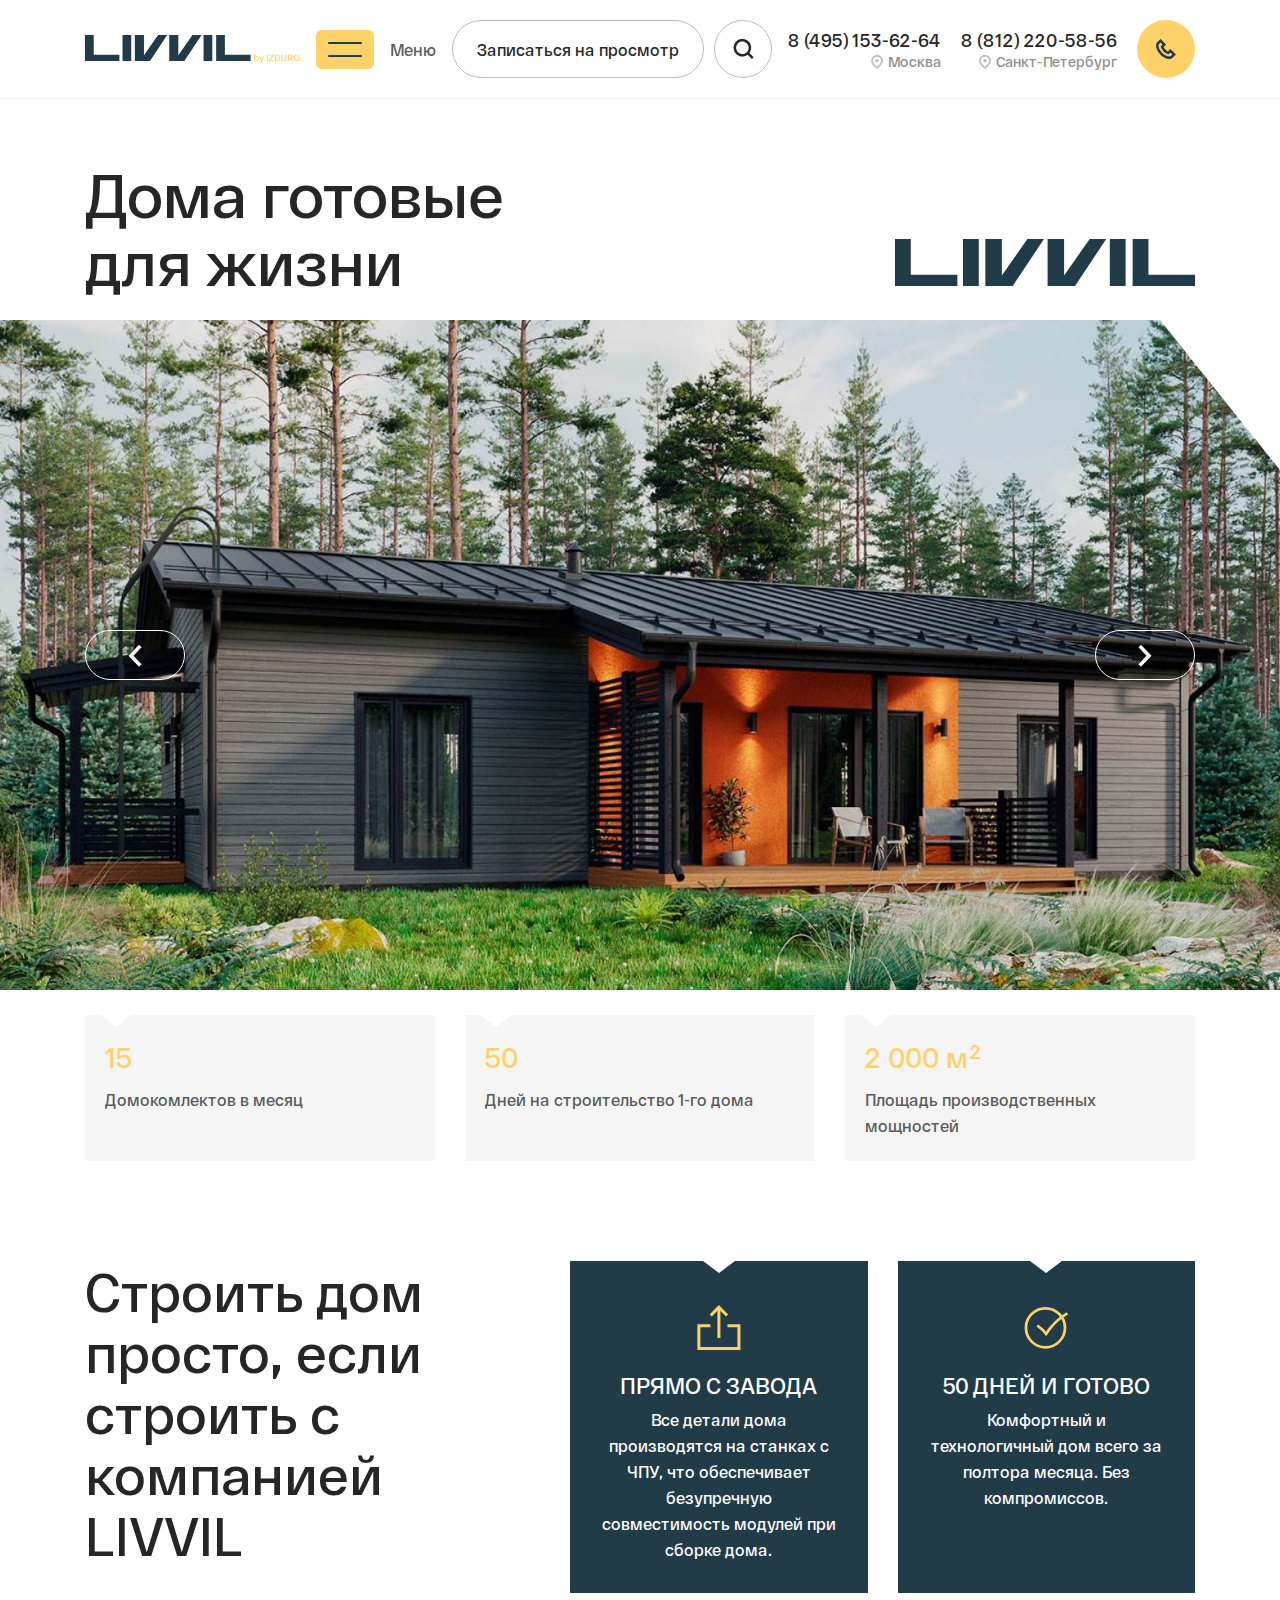
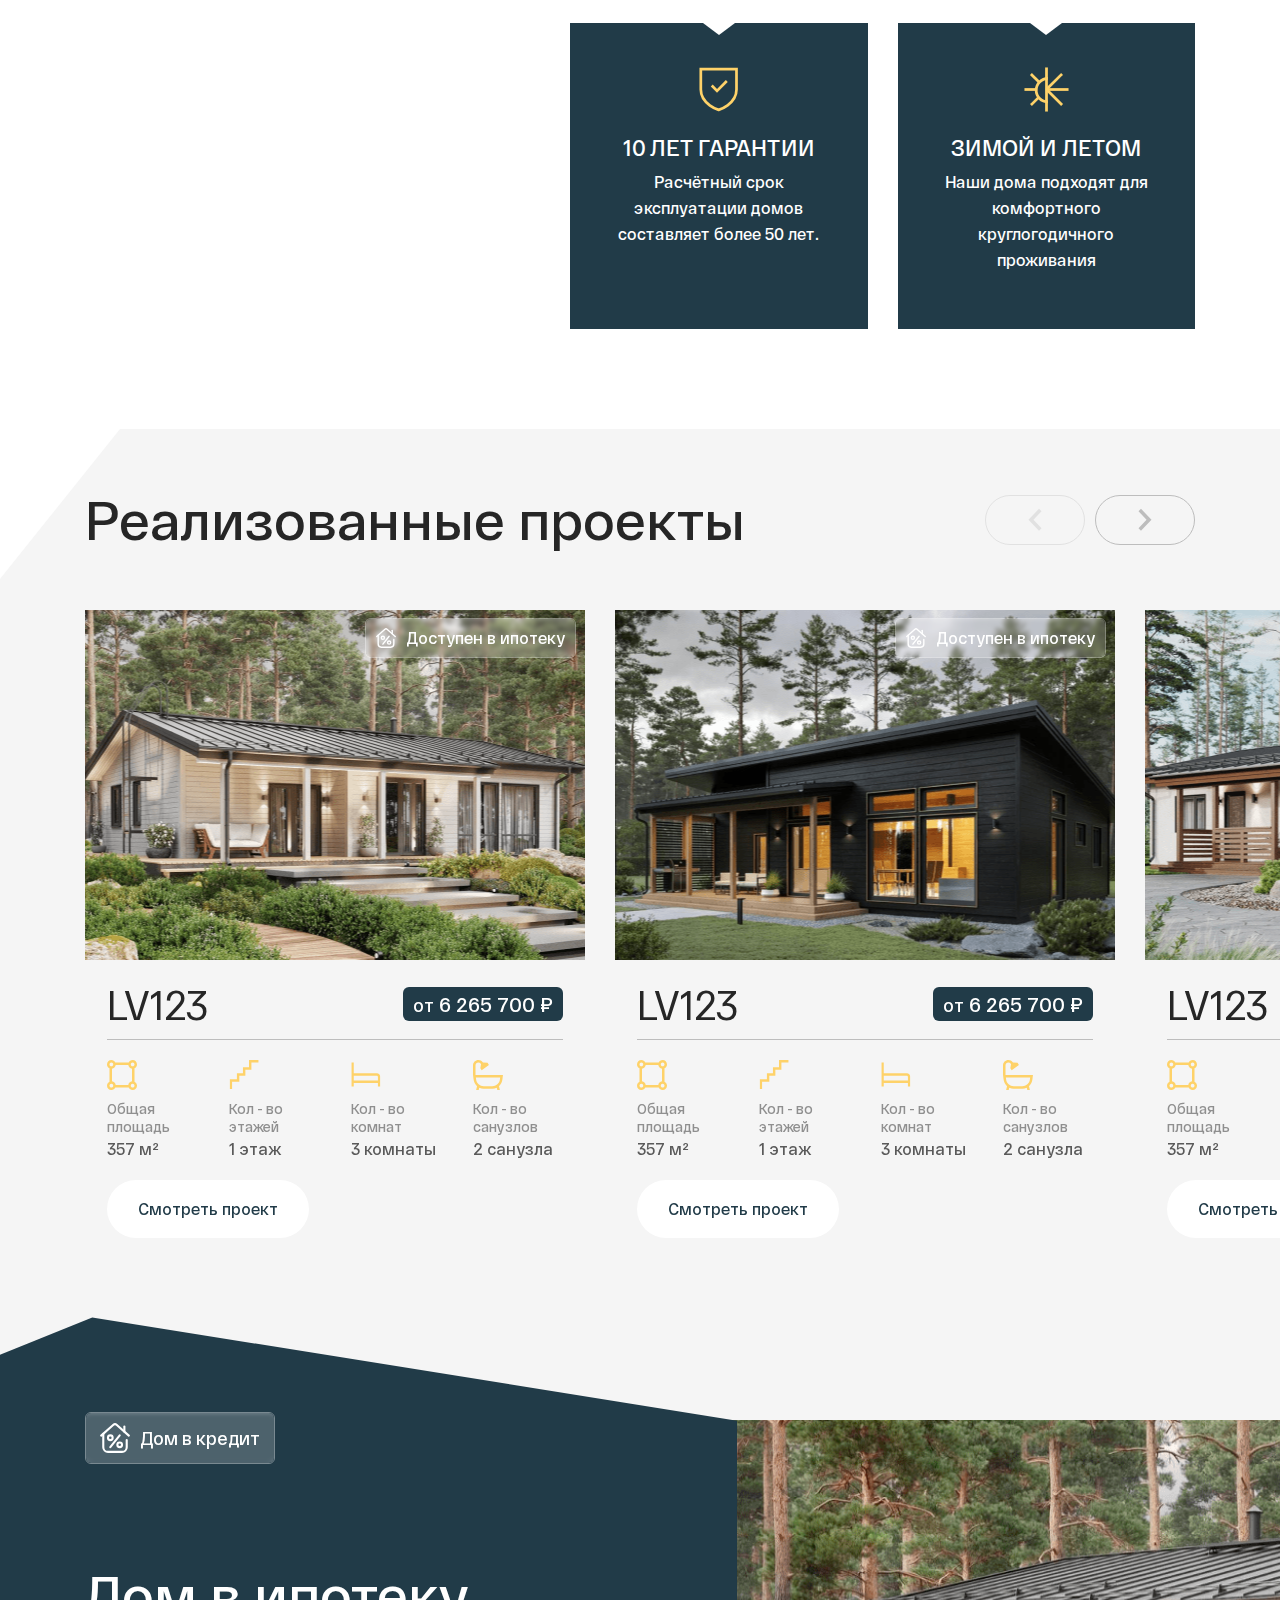
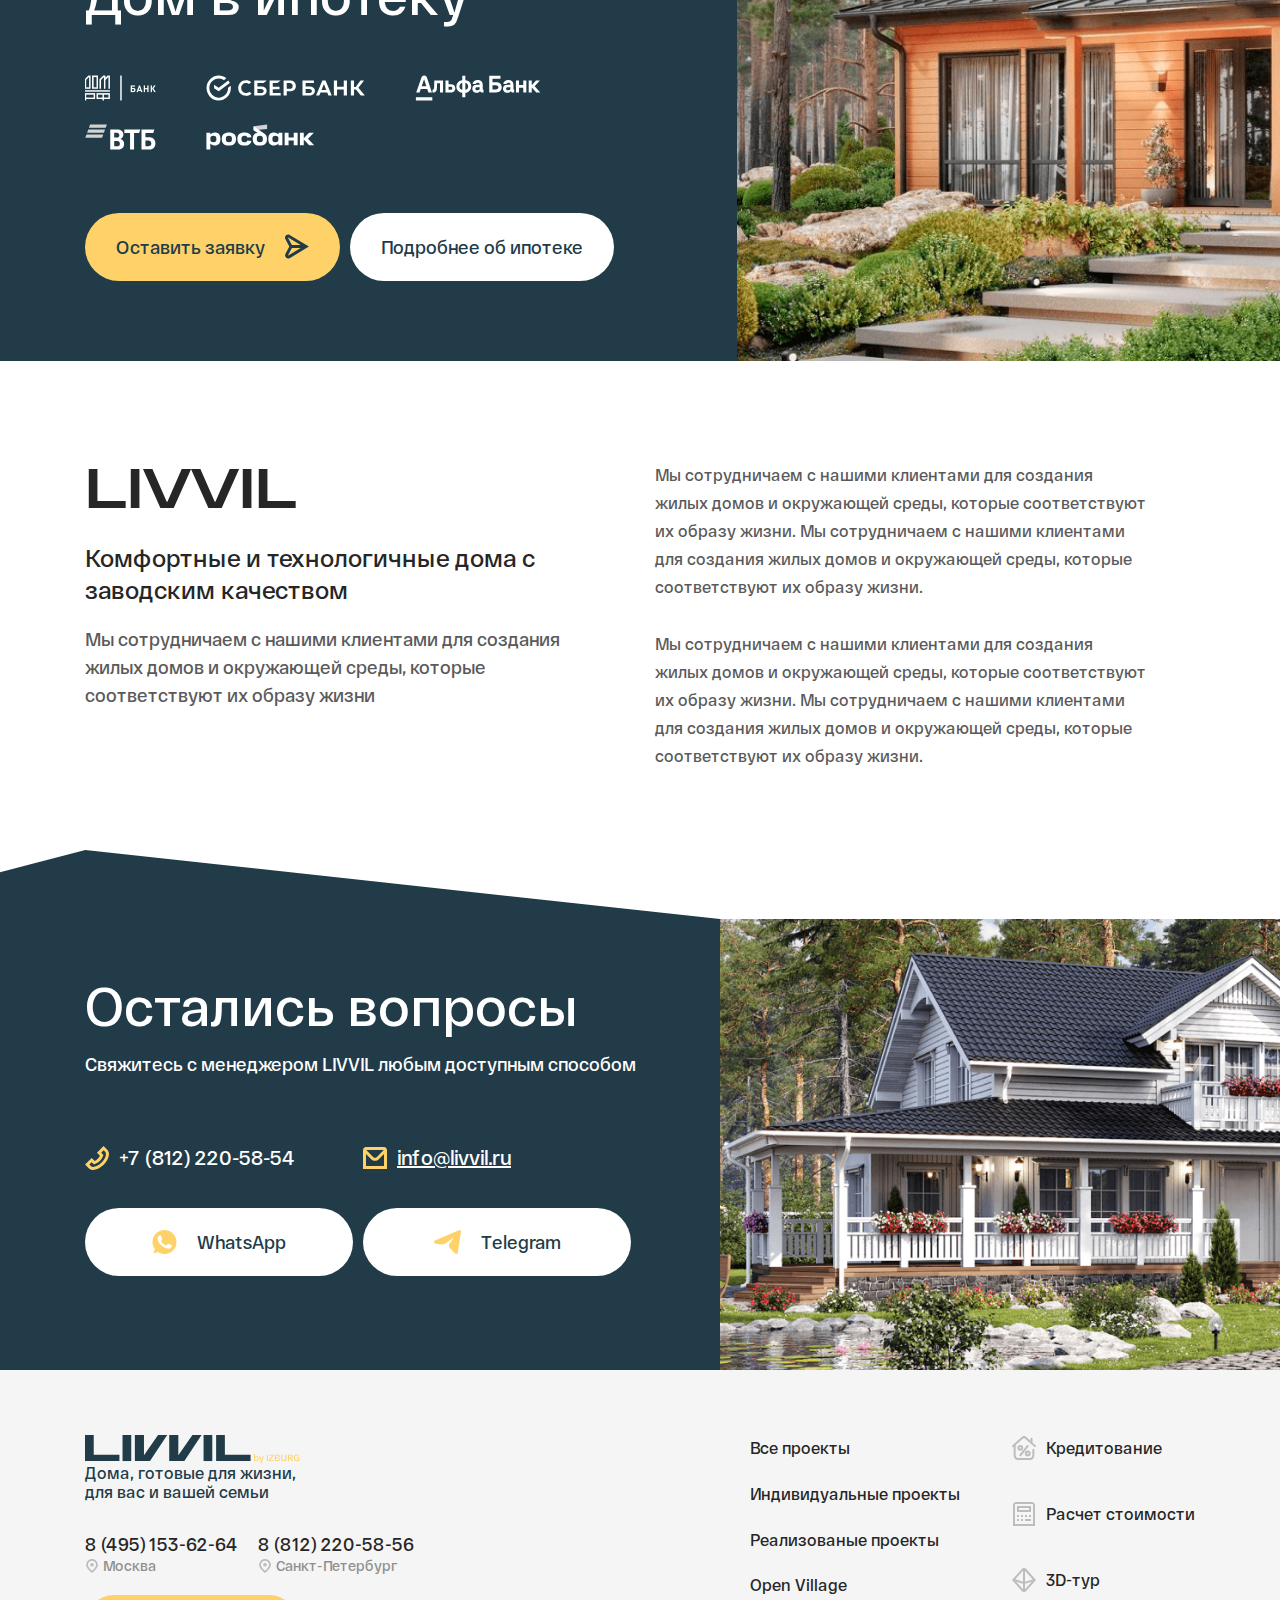
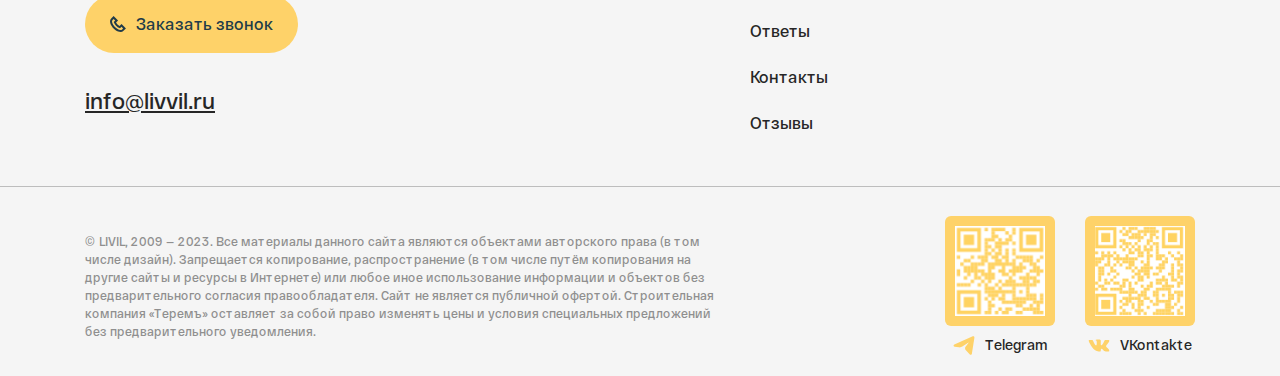
<file: index.html>
<!DOCTYPE html>
<!--[if lt IE 7]><html lang="ru" class="lt-ie9 lt-ie8 lt-ie7"><![endif]-->
<!--[if IE 7]><html lang="ru" class="lt-ie9 lt-ie8"><![endif]-->
<!--[if IE 8]><html lang="ru" class="lt-ie9"><![endif]-->
<!--[if gt IE 8]><!-->
<html lang="ru">
<!--<![endif]-->
<head>
  <meta charset="utf-8">
  <title>Default</title>
  <meta name="description" content="">
  <meta http-equiv="X-UA-Compatible" content="IE=edge">
  <meta name="viewport" content="width=device-width, initial-scale=1.0">
  <!-- <link rel="shortcut icon" type="image/x-icon" href="favicon.ico"> -->

  <!-- Fonts -->
  <link rel="stylesheet" href="fonts/stylesheet.css">
  <!-- Fonts END -->

  <!-- Libs -->
  <link rel="stylesheet" href="libs/bootstrap/bootstrap-grid.min.css">
  <link rel="stylesheet" href="libs/swiper/swiper.min.css">
  <link rel="stylesheet" href="libs/magnific-popup/magnific-popup.css">
  <!-- Libs END -->

  <link rel="stylesheet" href="css/reset.css">
  <link rel="stylesheet" href="css/main.css">
  <link rel="stylesheet" href="css/media.css">
</head>
<body>
  <div class="wrapper fx-column">
    
    <!-- Header -->

    <header class="header">
      <div class="container d-flex align-items-center justify-content-between">

        <!-- Logo -->

        <a href="#" class="logo">
          <img class="d-none d-lg-block" src="img/logo.svg" alt="Logo">
          <img class="d-lg-none" src="img/logo-mb.svg" alt="Logo">
        </a>

        <!-- Toggle -->

        <div class="toggle d-flex align-items-center">
          <button class="toggle__nav speed">
            <span></span>
            <span></span>
          </button>
          <span class="toggle__name">Меню</span>
        </div>

        <!-- Btns -->

        <div class="header__btns d-flex align-items-center">
          <a href="#" class="btn btn--borderGray flex-center d-none d-xl-flex">Записаться на просмотр</a>
          <a href="#" class="btn btn--borderGray btn--round flex-center header__btn-search">
            <svg viewBox="0 0 21 20" fill="none" xmlns="http://www.w3.org/2000/svg">
              <path d="M16.4168 13.98C17.7473 12.202 18.3548 9.98603 18.1171 7.77813C17.8794 5.57023 16.8141 3.53435 15.1357 2.08029C13.4573 0.626229 11.2904 -0.138038 9.07115 -0.0586689C6.85191 0.0207 4.74512 0.937812 3.17488 2.50805C1.60464 4.0783 0.687524 6.18508 0.608155 8.40432C0.528787 10.6236 1.29305 12.7905 2.74711 14.4689C4.20117 16.1473 6.23706 17.2126 8.44496 17.4503C10.6529 17.688 12.8688 17.0804 14.6468 15.75L18.8968 20L20.6668 18.2333L16.4168 13.98ZM9.41683 15C8.18069 15 6.97232 14.6334 5.94451 13.9467C4.9167 13.2599 4.11563 12.2838 3.64258 11.1418C3.16953 9.99973 3.04576 8.74307 3.28692 7.53069C3.52808 6.31831 4.12333 5.20466 4.99741 4.33058C5.87149 3.45651 6.98513 2.86125 8.19751 2.62009C9.40989 2.37894 10.6666 2.50271 11.8086 2.97575C12.9506 3.4488 13.9268 4.24988 14.6135 5.27769C15.3003 6.30549 15.6668 7.51387 15.6668 8.75C15.6653 10.4071 15.0063 11.9959 13.8345 13.1677C12.6628 14.3395 11.074 14.9985 9.41683 15Z"/>
            </svg>
          </a>
        </div>

        <!-- Relations -->
        
        <div class="relations d-flex align-items-center">
          <div class="relations__item">
            <p class="relations__tel"><a href="tel:84951536264">8 (495) 153-62-64</a></p>
            <div class="relations__address"><i class="i-marker"></i>Москва</div>
          </div>
          <div class="relations__item">
            <p class="relations__tel"><a href="tel:88122205856">8 (812) 220-58-56</a></p>
            <div class="relations__address"><i class="i-marker"></i>Санкт-Петербург</div>
          </div>
          <div class="relations__item">
            <a href="#" class="btn btn--round btn--primary flex-center phone">
              <svg viewBox="0 0 20 20" fill="none" xmlns="http://www.w3.org/2000/svg">
                <path d="M1.46745 3.11666L4.50912 0.0749969L10.0424 5.60833L7.57578 8.075C8.54245 10.0833 9.97578 11.5167 11.9174 12.4333L14.3924 9.95833L19.9258 15.4917L16.8924 18.525C15.9424 19.475 14.6674 20 13.2924 20C7.33412 20 0.00911522 12.675 0.00911522 6.71666C0.00911522 5.34166 0.534115 4.05833 1.47578 3.11666H1.46745ZM13.2841 17.5C13.9924 17.5 14.6424 17.2417 15.1174 16.7583L16.3841 15.4917L14.3841 13.4917L12.5091 15.3667L11.7508 15.075C8.54245 13.85 6.24245 11.5583 4.92578 8.25833L4.61745 7.49166L6.50911 5.6L4.50912 3.6L3.23411 4.86666C2.75912 5.34166 2.50078 5.99166 2.50078 6.7C2.50078 11.6 9.12578 17.4833 13.2841 17.4833V17.5Z"/>
              </svg>
            </a>
          </div>
        </div>
        
      </div>
      <div class="navbar">
        <div class="navbar__head">
          <div class="container d-flex align-items-center">
            <div class="navbar__logo d-sm-flex align-items-end">
              <a href="#"><img src="img/logo-white.svg" alt="Logo"></a><span>Дома, готовые для жизни, для вас и вашей семьи</span>
            </div>
            <div class="relations__item d-lg-none">
              <a href="#" class="btn btn--round btn--primary flex-center phone">
                <svg viewBox="0 0 20 20" fill="none" xmlns="http://www.w3.org/2000/svg">
                  <path d="M1.46745 3.11666L4.50912 0.0749969L10.0424 5.60833L7.57578 8.075C8.54245 10.0833 9.97578 11.5167 11.9174 12.4333L14.3924 9.95833L19.9258 15.4917L16.8924 18.525C15.9424 19.475 14.6674 20 13.2924 20C7.33412 20 0.00911522 12.675 0.00911522 6.71666C0.00911522 5.34166 0.534115 4.05833 1.47578 3.11666H1.46745ZM13.2841 17.5C13.9924 17.5 14.6424 17.2417 15.1174 16.7583L16.3841 15.4917L14.3841 13.4917L12.5091 15.3667L11.7508 15.075C8.54245 13.85 6.24245 11.5583 4.92578 8.25833L4.61745 7.49166L6.50911 5.6L4.50912 3.6L3.23411 4.86666C2.75912 5.34166 2.50078 5.99166 2.50078 6.7C2.50078 11.6 9.12578 17.4833 13.2841 17.4833V17.5Z"></path>
                </svg>
              </a>
            </div>
            <a href="#" class="btn btn--borderGray btn--round flex-center header__btn-search d-lg-none">
              <svg viewBox="0 0 21 20" xmlns="http://www.w3.org/2000/svg">
                <path d="M16.4168 13.98C17.7473 12.202 18.3548 9.98603 18.1171 7.77813C17.8794 5.57023 16.8141 3.53435 15.1357 2.08029C13.4573 0.626229 11.2904 -0.138038 9.07115 -0.0586689C6.85191 0.0207 4.74512 0.937812 3.17488 2.50805C1.60464 4.0783 0.687524 6.18508 0.608155 8.40432C0.528787 10.6236 1.29305 12.7905 2.74711 14.4689C4.20117 16.1473 6.23706 17.2126 8.44496 17.4503C10.6529 17.688 12.8688 17.0804 14.6468 15.75L18.8968 20L20.6668 18.2333L16.4168 13.98ZM9.41683 15C8.18069 15 6.97232 14.6334 5.94451 13.9467C4.9167 13.2599 4.11563 12.2838 3.64258 11.1418C3.16953 9.99973 3.04576 8.74307 3.28692 7.53069C3.52808 6.31831 4.12333 5.20466 4.99741 4.33058C5.87149 3.45651 6.98513 2.86125 8.19751 2.62009C9.40989 2.37894 10.6666 2.50271 11.8086 2.97575C12.9506 3.4488 13.9268 4.24988 14.6135 5.27769C15.3003 6.30549 15.6668 7.51387 15.6668 8.75C15.6653 10.4071 15.0063 11.9959 13.8345 13.1677C12.6628 14.3395 11.074 14.9985 9.41683 15Z"/>
              </svg>
            </a>
            <button class="close close--navbar flex-center">
              <svg viewBox="0 0 30 30" fill="none" xmlns="http://www.w3.org/2000/svg">
                <path d="M30 2.33334L27.6667 0L15 12.6667L2.33332 0L0 2.33334L12.6667 15L0 27.6667L2.33332 30L15 17.3333L27.6667 30L30 27.6667L17.3333 15L30 2.33334Z"/>
              </svg>
            </button>
          </div>
        </div>
        <div class="container navbar__body">
          <nav class="nav d-lg-flex">
            <ul class="nav__list nav__list--primary">
              <li><a href="#">Все проекты</a></li>
              <li><a href="#">Производство </a></li>
              <li><a href="#">Индивидуальные проекты</a></li>
              <li><a href="#">Реализованые проекты</a></li>
              <li><a href="#">Open Village</a></li>
            </ul>
            <ul class="nav__list nav__list--second">
              <li><a href="#">
                <svg class="nav__percent" viewBox="0 0 24 24" fill="none" xmlns="http://www.w3.org/2000/svg">
                  <path d="M8.25 13.6875C9.28553 13.6875 10.125 12.848 10.125 11.8125C10.125 10.777 9.28553 9.9375 8.25 9.9375C7.21447 9.9375 6.375 10.777 6.375 11.8125C6.375 12.848 7.21447 13.6875 8.25 13.6875Z" stroke="#8F8F8F" stroke-width="2" stroke-miterlimit="10" stroke-linecap="round" stroke-linejoin="round"/>
                  <path d="M15.75 19.3125C16.7855 19.3125 17.625 18.473 17.625 17.4375C17.625 16.402 16.7855 15.5625 15.75 15.5625C14.7145 15.5625 13.875 16.402 13.875 17.4375C13.875 18.473 14.7145 19.3125 15.75 19.3125Z" stroke="#8F8F8F" stroke-width="2" stroke-miterlimit="10" stroke-linecap="round" stroke-linejoin="round"/>
                  <path d="M15.75 9.9375L8.25 19.3125" stroke="#8F8F8F" stroke-width="2" stroke-miterlimit="10" stroke-linecap="round" stroke-linejoin="round"/>
                  <path d="M2.625 8.64453V19.3128C2.625 21.3839 4.30392 23.0628 6.375 23.0628H17.625C19.6961 23.0628 21.375 21.3839 21.375 19.3128V13.6633" stroke="#8F8F8F" stroke-width="2" stroke-miterlimit="10" stroke-linecap="round" stroke-linejoin="round"/>
                  <path d="M0.9375 10.125L10.7541 1.41127C11.0853 1.11656 11.5218 0.9375 12 0.9375C12.4782 0.9375 12.9147 1.11656 13.2459 1.41127L23.0625 10.125" stroke="#8F8F8F" stroke-width="2" stroke-miterlimit="10" stroke-linecap="round" stroke-linejoin="round"/>
                  <path d="M19.5 2.8125V6.97589" stroke="#8F8F8F" stroke-width="2" stroke-miterlimit="10" stroke-linecap="round" stroke-linejoin="round"/>
                </svg>
              Кредитование</a></li>
              <li><a href="#">
                <svg class="nav__calc" viewBox="0 0 24 24" fill="none" xmlns="http://www.w3.org/2000/svg">
                  <path d="M1 24H23V3C23 2.20435 22.6839 1.44129 22.1213 0.87868C21.5587 0.31607 20.7956 0 20 0L4 0C3.20435 0 2.44129 0.31607 1.87868 0.87868C1.31607 1.44129 1 2.20435 1 3V24ZM3 3C3 2.73478 3.10536 2.48043 3.29289 2.29289C3.48043 2.10536 3.73478 2 4 2H20C20.2652 2 20.5196 2.10536 20.7071 2.29289C20.8946 2.48043 21 2.73478 21 3V22H3V3ZM5 10H19V4H5V10ZM7 6H17V8H7V6ZM5 13H7V15H5V13ZM9 13H11V15H9V13ZM15 13V15H13V13H15ZM5 17H7V19H5V17ZM9 17H11V19H9V17ZM17 13H19V15H17V13ZM13 17H19V19H13V17Z" fill="#8F8F8F"/>
                </svg>
              Расчет стоимости</a></li>
              <li><a href="#">
                <svg class="nav__3d" viewBox="0 0 24 24" fill="none" xmlns="http://www.w3.org/2000/svg">
                  <path d="M14.1094 0.86676C13.5353 0.312554 12.766 0.00683332 11.968 0.0158176C11.1701 0.0248018 10.4079 0.347768 9.84639 0.914761L0.0253906 11.9998L9.89139 23.1328C10.1687 23.4088 10.4977 23.6274 10.8596 23.7762C11.2215 23.925 11.6091 24.0009 12.0004 23.9998C12.4026 23.9989 12.8005 23.9174 13.1707 23.7601C13.5408 23.6027 13.8757 23.3728 14.1554 23.0838L23.9604 11.9998L14.1094 0.86676ZM20.7384 11.3758L13.0004 13.6618V2.62776L20.7384 11.3758ZM11.0004 2.62376V13.6618L3.25339 11.3728L11.0004 2.62376ZM4.25039 13.7528L11.0004 15.7468V21.3728L4.25039 13.7528ZM13.0004 21.3748V15.7468L19.7364 13.7568L13.0004 21.3748Z" fill="#8F8F8F"/>
                </svg>
              3D-тур</a></li>
              <li><a href="#">Ответы</a></li>
              <li><a href="#">Контакты</a></li>
              <li><a href="#">Отзывы</a></li>
            </ul>
          </nav>
          <div class="navbar__info d-flex align-items-center">
            <div class="relations__item d-none d-lg-block">
              <p class="relations__tel"><a href="tel:84951536264">8 (495) 153-62-64</a></p>
              <div class="relations__address"><i class="i-marker-yellow"></i>Москва</div>
            </div>
            <div class="relations__item d-none d-lg-block">
              <p class="relations__tel"><a href="tel:88122205856">8 (812) 220-58-56</a></p>
              <div class="relations__address"><i class="i-marker-yellow"></i>Санкт-Петербург</div>
            </div>
            <div class="navbar__btn">
              <a href="#" class="btn btn--primary flex-center">
                <svg width="16" height="16" viewBox="0 0 16 16" xmlns="http://www.w3.org/2000/svg">
                  <path d="M1.17376 2.4929L3.6071 0.0595703L8.03376 4.48624L6.06043 6.45957C6.83376 8.06624 7.98043 9.2129 9.53376 9.94624L11.5138 7.96624L15.9404 12.3929L13.5138 14.8196C12.7538 15.5796 11.7338 15.9996 10.6338 15.9996C5.8671 15.9996 0.00709629 10.1396 0.00709629 5.3729C0.00709629 4.2729 0.427096 3.24624 1.18043 2.4929H1.17376ZM10.6271 13.9996C11.1938 13.9996 11.7138 13.7929 12.0938 13.4062L13.1071 12.3929L11.5071 10.7929L10.0071 12.2929L9.40043 12.0596C6.83376 11.0796 4.99376 9.24624 3.94043 6.60624L3.69376 5.9929L5.2071 4.47957L3.6071 2.87957L2.5871 3.8929C2.2071 4.2729 2.00043 4.7929 2.00043 5.35957C2.00043 9.27957 7.30043 13.9862 10.6271 13.9862V13.9996Z"/>
                </svg>Заказать звонок
              </a>
            </div>
          </div>
          <i class="navbar__img triangle-top-left-big d-none d-lg-block" style="background: url(img/other/navbar.png) center/cover no-repeat;"></i>
        </div>
      </div>
    </header>
    
    <!-- Main -->

    <main class="main">

      <!-- Hero -->

      <section class="hero">
        <div class="container d-md-flex align-items-end justify-content-between">
          <div class="title mb-0">
            <h1>Дома готовые для жизни</h1>
          </div>
          <div class="logotype">
            <img src="img/svg/logotype.svg" alt="Img">
          </div>
        </div>
        <div class="swiper hero__sl triangle-top-right-big">
          <div class="swiper-wrapper">
            <div class="swiper-slide hero__item" style="background: url('img/hero/1.jpg') center/cover no-repeat;"></div>
            <div class="swiper-slide hero__item" style="background: url('img/hero/1.jpg') center/cover no-repeat;"></div>
          </div>
          <div class="container hero__arrows">
            <button class="swiper-button-arrow swiper-button-next flex-center">
              <svg viewBox="0 0 14 23" xmlns="http://www.w3.org/2000/svg">
                <path d="M0.5 20.1879L8.53509 11.7729L0.5 3.35795L2.97368 0.772949L13.5 11.7729L2.97368 22.7729L0.5 20.1879Z"/>
              </svg>
            </button>
            <button class="swiper-button-arrow swiper-button-prev flex-center">
              <svg viewBox="0 0 14 23" xmlns="http://www.w3.org/2000/svg">
                <path d="M13.5 20.1879L5.46491 11.7729L13.5 3.35795L11.0263 0.772949L0.5 11.7729L11.0263 22.7729L13.5 20.1879Z"/>
              </svg>
            </button>
          </div>
        </div>
      </section>

      <!-- Information -->

      <div class="information">
        <div class="container">
          <div class="row information__row">

            <!-- Col -->

            <div class="col-12 col-lg-4">
              <div class="information__item triangle-top-down-small">
                <span>15</span>
                <p>Домокомлектов в месяц</p>
              </div>
            </div>

            <!-- Col -->

            <div class="col-12 col-lg-4">
              <div class="information__item triangle-top-down-small">
                <span>50</span>
                <p>Дней на строительство 1-го дома</p>
              </div>
            </div>

            <!-- Col -->

            <div class="col-12 col-lg-4">
              <div class="information__item triangle-top-down-small">
                <span>2 000 м <small><sup>2</sup></small></span>
                <p>Площадь производственных мощностей</p>
              </div>
            </div>

          </div>
        </div>
      </div>

      <!-- Advantages -->

      <section class="advantages">
        <div class="container">
          <div class="row">
            
            <!-- Col -->

            <div class="col-12 col-xl-5">
              <div class="title mb-0">
                <h2>Строить дом просто, если строить с компанией LIVVIL</h2>
              </div>
            </div>

            <!-- Col -->

            <div class="col-12 col-xl-7">
              <div class="advantages__inner">
                <div class="row advantages__row">
                  <div class="col-12 col-md-6">
                    <div class="advantages__item triangle-top-down-small">
                      <i class="i-from-factory"></i>
                      <span>ПРЯМО С ЗАВОДА</span>
                      <p>Все детали дома производятся на станках с ЧПУ, что обеспечивает безупречную совместимость модулей при сборке дома.</p>
                    </div>
                  </div>
                  <div class="col-12 col-md-6">
                    <div class="advantages__item triangle-top-down-small">
                      <i class="i-ready"></i>
                      <span>50 ДНЕЙ И ГОТОВО</span>
                      <p>Комфортный и технологичный дом всего за полтора месяца. Без компромиссов.</p>
                    </div>
                  </div>
                  <div class="col-12 col-md-6">
                    <div class="advantages__item triangle-top-down-small">
                      <i class="i-guarantee"></i>
                      <span>10 ЛЕТ ГАРАНТИИ</span>
                      <p>Расчётный срок эксплуатации домов составляет более 50 лет.</p>
                    </div>
                  </div>
                  <div class="col-12 col-md-6">
                    <div class="advantages__item triangle-top-down-small">
                      <i class="i-seasonality"></i>
                      <span>ЗИМОЙ И ЛЕТОМ</span>
                      <p>Наши дома подходят для комфортного круглогодичного проживания</p>
                    </div>
                  </div>
                </div>
              </div>
            </div>

          </div>
        </div>
      </section>

      <!-- Projects -->

      <section class="projects triangle-top-left-big">
        <div class="container">

          <!-- Head -->

          <div class="projects__heading d-flex justify-content-between align-items-center">
            <div class="title mb-0">
              <h2>Реализованные проекты</h2>
            </div>
            <div class="projects__arrows">
              <button class="swiper-button-arrow swiper-button-arrow--gray swiper-button-next swiper-button-next--projects flex-center">
                <svg viewBox="0 0 14 23" xmlns="http://www.w3.org/2000/svg">
                  <path d="M0.5 20.1879L8.53509 11.7729L0.5 3.35795L2.97368 0.772949L13.5 11.7729L2.97368 22.7729L0.5 20.1879Z"/>
                </svg>
              </button>
              <button class="swiper-button-arrow swiper-button-arrow--gray swiper-button-prev swiper-button-next--prev flex-center">
                <svg viewBox="0 0 14 23" xmlns="http://www.w3.org/2000/svg">
                  <path d="M13.5 20.1879L5.46491 11.7729L13.5 3.35795L11.0263 0.772949L0.5 11.7729L11.0263 22.7729L13.5 20.1879Z"/>
                </svg>
              </button>
            </div>
          </div>

          <!-- Sl -->

          <div class="projects__sl">
            <div class="swiper-wrapper">
              
              <!-- Item -->

              <div class="swiper-slide projects__slide">
                <div class="projects__item">
                  <div class="percent"><i class="i-percent"></i>Доступен в ипотеку</div>
                  <div class="swiper-container projects__inner">
                    <div class="swiper-wrapper">
                      <div class="swiper-slide projects__img" style="background: url('img/projects/1.png') center/cover no-repeat;"></div>
                      <div class="swiper-slide projects__img" style="background: url('img/projects/1.png') center/cover no-repeat;"></div>
                      <div class="swiper-slide projects__img" style="background: url('img/projects/1.png') center/cover no-repeat;"></div>
                    </div>
                    <div class="swiper-pagination fx"></div>
                    <button class="swiper-button-arrow swiper-button-arrow--small swiper-button-next flex-center">
                      <svg viewBox="0 0 14 23" xmlns="http://www.w3.org/2000/svg">
                        <path d="M0.5 20.1879L8.53509 11.7729L0.5 3.35795L2.97368 0.772949L13.5 11.7729L2.97368 22.7729L0.5 20.1879Z"/>
                      </svg>
                    </button>
                    <button class="swiper-button-arrow swiper-button-arrow--small swiper-button-prev flex-center">
                      <svg viewBox="0 0 14 23" xmlns="http://www.w3.org/2000/svg">
                        <path d="M13.5 20.1879L5.46491 11.7729L13.5 3.35795L11.0263 0.772949L0.5 11.7729L11.0263 22.7729L13.5 20.1879Z"/>
                      </svg>
                    </button>
                  </div>
                  <div class="projects__content">
                    <div class="projects__head">
                      <span class="projects__name text-crop">LV123</span>
                      <span class="projects__price"><span>от</span> 6 265 700 ₽</span>
                    </div>
                    <div class="projects__body">
                      <div class="projects__info">
                        <i class="i-square"></i>
                        <span>Общая площадь</span>
                        <p>357 м²</p>
                      </div>
                      <div class="projects__info">
                        <i class="i-floors"></i>
                        <span>Кол - во этажей</span>
                        <p>1 этаж</p>
                      </div>
                      <div class="projects__info">
                        <i class="i-rooms"></i>
                        <span>Кол - во комнат</span>
                        <p>3 комнаты</p>
                      </div>
                      <div class="projects__info">
                        <i class="i-bathrooms"></i>
                        <span>Кол - во санузлов</span>
                        <p>2 санузла</p>
                      </div>
                    </div>
                    <div class="projects__btn fx">
                      <a href="#" class="btn btn--second flex-center">Смотреть проект</a>
                    </div>
                  </div>
                </div>
              </div>

              <!-- Item -->

              <div class="swiper-slide projects__slide">
                <div class="projects__item">
                  <div class="percent"><i class="i-percent"></i>Доступен в ипотеку</div>
                  <div class="swiper-container projects__inner">
                    <div class="swiper-wrapper">
                      <div class="swiper-slide projects__img" style="background: url('img/projects/2.png') center/cover no-repeat;"></div>
                      <div class="swiper-slide projects__img" style="background: url('img/projects/2.png') center/cover no-repeat;"></div>
                      <div class="swiper-slide projects__img" style="background: url('img/projects/2.png') center/cover no-repeat;"></div>
                    </div>
                    <div class="swiper-pagination fx"></div>
                    <button class="swiper-button-arrow swiper-button-arrow--small swiper-button-next flex-center">
                      <svg viewBox="0 0 14 23" xmlns="http://www.w3.org/2000/svg">
                        <path d="M0.5 20.1879L8.53509 11.7729L0.5 3.35795L2.97368 0.772949L13.5 11.7729L2.97368 22.7729L0.5 20.1879Z"/>
                      </svg>
                    </button>
                    <button class="swiper-button-arrow swiper-button-arrow--small swiper-button-prev flex-center">
                      <svg viewBox="0 0 14 23" xmlns="http://www.w3.org/2000/svg">
                        <path d="M13.5 20.1879L5.46491 11.7729L13.5 3.35795L11.0263 0.772949L0.5 11.7729L11.0263 22.7729L13.5 20.1879Z"/>
                      </svg>
                    </button>
                  </div>
                  <div class="projects__content">
                    <div class="projects__head">
                      <span class="projects__name text-crop">LV123</span>
                      <span class="projects__price"><span>от</span> 6 265 700 ₽</span>
                    </div>
                    <div class="projects__body">
                      <div class="projects__info">
                        <i class="i-square"></i>
                        <span>Общая площадь</span>
                        <p>357 м²</p>
                      </div>
                      <div class="projects__info">
                        <i class="i-floors"></i>
                        <span>Кол - во этажей</span>
                        <p>1 этаж</p>
                      </div>
                      <div class="projects__info">
                        <i class="i-rooms"></i>
                        <span>Кол - во комнат</span>
                        <p>3 комнаты</p>
                      </div>
                      <div class="projects__info">
                        <i class="i-bathrooms"></i>
                        <span>Кол - во санузлов</span>
                        <p>2 санузла</p>
                      </div>
                    </div>
                    <div class="projects__btn fx">
                      <a href="#" class="btn btn--second flex-center">Смотреть проект</a>
                    </div>
                  </div>
                </div>
              </div>

              <!-- Item -->

              <div class="swiper-slide projects__slide">
                <div class="projects__item">
                  <div class="percent"><i class="i-percent"></i>Доступен в ипотеку</div>
                  <div class="swiper-container projects__inner">
                    <div class="swiper-wrapper">
                      <div class="swiper-slide projects__img" style="background: url('img/projects/3.png') center/cover no-repeat;"></div>
                      <div class="swiper-slide projects__img" style="background: url('img/projects/3.png') center/cover no-repeat;"></div>
                      <div class="swiper-slide projects__img" style="background: url('img/projects/3.png') center/cover no-repeat;"></div>
                    </div>
                    <div class="swiper-pagination fx"></div>
                    <button class="swiper-button-arrow swiper-button-arrow--small swiper-button-next flex-center">
                      <svg viewBox="0 0 14 23" xmlns="http://www.w3.org/2000/svg">
                        <path d="M0.5 20.1879L8.53509 11.7729L0.5 3.35795L2.97368 0.772949L13.5 11.7729L2.97368 22.7729L0.5 20.1879Z"/>
                      </svg>
                    </button>
                    <button class="swiper-button-arrow swiper-button-arrow--small swiper-button-prev flex-center">
                      <svg viewBox="0 0 14 23" xmlns="http://www.w3.org/2000/svg">
                        <path d="M13.5 20.1879L5.46491 11.7729L13.5 3.35795L11.0263 0.772949L0.5 11.7729L11.0263 22.7729L13.5 20.1879Z"/>
                      </svg>
                    </button>
                  </div>
                  <div class="projects__content">
                    <div class="projects__head">
                      <span class="projects__name text-crop">LV123</span>
                      <span class="projects__price"><span>от</span> 6 265 700 ₽</span>
                    </div>
                    <div class="projects__body">
                      <div class="projects__info">
                        <i class="i-square"></i>
                        <span>Общая площадь</span>
                        <p>357 м²</p>
                      </div>
                      <div class="projects__info">
                        <i class="i-floors"></i>
                        <span>Кол - во этажей</span>
                        <p>1 этаж</p>
                      </div>
                      <div class="projects__info">
                        <i class="i-rooms"></i>
                        <span>Кол - во комнат</span>
                        <p>3 комнаты</p>
                      </div>
                      <div class="projects__info">
                        <i class="i-bathrooms"></i>
                        <span>Кол - во санузлов</span>
                        <p>2 санузла</p>
                      </div>
                    </div>
                    <div class="projects__btn fx">
                      <a href="#" class="btn btn--second flex-center">Смотреть проект</a>
                    </div>
                  </div>
                </div>
              </div>

              <!-- Item -->

              <div class="swiper-slide projects__slide">
                <div class="projects__item">
                  <div class="percent"><i class="i-percent"></i>Доступен в ипотеку</div>
                  <div class="swiper-container projects__inner">
                    <div class="swiper-wrapper">
                      <div class="swiper-slide projects__img" style="background: url('img/projects/1.png') center/cover no-repeat;"></div>
                      <div class="swiper-slide projects__img" style="background: url('img/projects/1.png') center/cover no-repeat;"></div>
                      <div class="swiper-slide projects__img" style="background: url('img/projects/1.png') center/cover no-repeat;"></div>
                    </div>
                    <div class="swiper-pagination fx"></div>
                    <button class="swiper-button-arrow swiper-button-arrow--small swiper-button-next flex-center">
                      <svg viewBox="0 0 14 23" xmlns="http://www.w3.org/2000/svg">
                        <path d="M0.5 20.1879L8.53509 11.7729L0.5 3.35795L2.97368 0.772949L13.5 11.7729L2.97368 22.7729L0.5 20.1879Z"/>
                      </svg>
                    </button>
                    <button class="swiper-button-arrow swiper-button-arrow--small swiper-button-prev flex-center">
                      <svg viewBox="0 0 14 23" xmlns="http://www.w3.org/2000/svg">
                        <path d="M13.5 20.1879L5.46491 11.7729L13.5 3.35795L11.0263 0.772949L0.5 11.7729L11.0263 22.7729L13.5 20.1879Z"/>
                      </svg>
                    </button>
                  </div>
                  <div class="projects__content">
                    <div class="projects__head">
                      <span class="projects__name text-crop">LV123</span>
                      <span class="projects__price"><span>от</span> 6 265 700 ₽</span>
                    </div>
                    <div class="projects__body">
                      <div class="projects__info">
                        <i class="i-square"></i>
                        <span>Общая площадь</span>
                        <p>357 м²</p>
                      </div>
                      <div class="projects__info">
                        <i class="i-floors"></i>
                        <span>Кол - во этажей</span>
                        <p>1 этаж</p>
                      </div>
                      <div class="projects__info">
                        <i class="i-rooms"></i>
                        <span>Кол - во комнат</span>
                        <p>3 комнаты</p>
                      </div>
                      <div class="projects__info">
                        <i class="i-bathrooms"></i>
                        <span>Кол - во санузлов</span>
                        <p>2 санузла</p>
                      </div>
                    </div>
                    <div class="projects__btn fx">
                      <a href="#" class="btn btn--second flex-center">Смотреть проект</a>
                    </div>
                  </div>
                </div>
              </div>

            </div>
          </div>
          
        </div>
      </section>

      <!-- Mortgage -->

      <section class="mortgage bg-triangle">
        <div class="container">
          <span class="bg-triangle__layer bg-triangle__layer--big">
            <svg viewBox="0 0 1139 659" xmlns="http://www.w3.org/2000/svg">
              <path d="M0 658.549V131.254L323 0.548828L1139 131.254V658.549H0Z"/>
            </svg>
          </span>

          <!-- Box -->

          <div class="mortgage__box bg-triangle__box">
            <div class="mortgage__percent fx">
              <div class="percent"><i class="i-percent"></i>Дом в кредит</div>
            </div>
            <div class="title title--mb-50">
              <h2>Дом в ипотеку</h2>
            </div>
            <!-- <div class="title title--mb-50">
              <h2>Дом в ипотеку <span>от 6,1%* <img class="d-none d-md-block" src="img/other/bank.png" alt="Img"><img class="d-md-none" src="img/other/bank-mob.png" alt="Img"></span></h2>
            </div> -->
            <div class="logos d-flex align-items-center fx-wrap">
              <div class="logos__item"><img src="img/logos/1.png" alt="Img"></div>
              <div class="logos__item"><img src="img/logos/2.svg" alt="Img"></div>
              <div class="logos__item"><img src="img/logos/3.svg" alt="Img"></div>
              <div class="logos__item"><img src="img/logos/4.svg" alt="Img"></div>
              <div class="logos__item"><img src="img/logos/5.svg" alt="Img"></div>
            </div>
            <div class="mortgage__btns d-sm-flex">
              <a href="#" class="btn btn--big btn--primary flex-center">Оставить заявку
                <svg width="24" height="25" viewBox="0 0 24 25" fill="none" xmlns="http://www.w3.org/2000/svg">
                  <path d="M4.57802 0.878807C3.40802 0.304807 2.02502 0.495807 1.05602 1.36881C0.0870172 2.24081 -0.249983 3.59681 0.197017 4.82081L4.30302 12.5548L0.275017 20.2818C-0.169983 21.5078 0.170017 22.8618 1.14002 23.7318C1.73802 24.2678 2.49202 24.5448 3.25502 24.5448C3.73202 24.5448 4.21302 24.4368 4.66202 24.2158L23.894 12.5448L4.57802 0.878807ZM3.00102 3.73281C2.99702 3.69481 3.00802 3.64881 3.06302 3.59981C3.12802 3.54181 3.18202 3.54481 3.22002 3.55681L15.618 11.0488H6.90002L3.00102 3.73281ZM3.30002 21.5418C3.26102 21.5548 3.20702 21.5568 3.14402 21.4998C3.08802 21.4498 3.07802 21.4018 3.08202 21.3638L6.90902 14.0498H15.64L3.30102 21.5418H3.30002Z"/>
                </svg>
              </a>
              <a href="#" class="btn btn--big btn--second flex-center">Подробнее об ипотеке</a>
            </div>
            <!-- <p class="mortgage__subtext">* Процентная ставка указанная на сайте livvil.ru не является публичной офертой. Актуальные данные вы можете уточнить у менеджеров нашей компании.</p> -->
          </div>
          
        </div>
        <span class="bg-triangle__img mortgage__img" style="background: url('img/other/mortgage.png') 0 center/cover no-repeat;"></span>
      </section>

      <!-- About -->

      <section class="about">
        <div class="container">
          <div class="row">
            
            <!-- Col -->

            <div class="col-12 col-lg-6">
              <div class="about__text">
                <div class="title">
                  <h2>Livvil</h2>
                  <p class="title__sub">Комфортные и технологичные дома с заводским качеством</p>
                </div>
                <div class="paragraph paragraph--big">
                  <p>Мы сотрудничаем с нашими клиентами для создания жилых домов и окружающей среды, которые соответствуют их образу жизни</p>
                </div>
              </div>
            </div>

            <!-- Col -->

            <div class="col-12 col-lg-6">
              <div class="about__text about__text--right">
                <div class="paragraph">
                  <p>Мы сотрудничаем с нашими клиентами для создания жилых домов и окружающей среды, которые соответствуют их образу жизни.  Мы сотрудничаем с нашими клиентами для создания жилых домов и окружающей среды, которые соответствуют их образу жизни. </p>
                  <p>Мы сотрудничаем с нашими клиентами для создания жилых домов и окружающей среды, которые соответствуют их образу жизни. Мы сотрудничаем с нашими клиентами для создания жилых домов и окружающей среды, которые соответствуют их образу жизни.</p>
                </div>
              </div>
            </div>

          </div>
        </div>
      </section>

      <!-- Questions -->

      <section class="questions bg-triangle">
        <div class="container">
          <span class="bg-triangle__layer bg-triangle__layer--small">
            <svg viewBox="0 0 1116 609" xmlns="http://www.w3.org/2000/svg">
              <path d="M0 609V85.6273L329 0L1116 85.6273V609H0Z"/>
            </svg>
          </span>

          <!-- Box -->

          <div class="questions__box bg-triangle__box">
            <div class="title">
              <h2>Остались вопросы</h2>
              <p class="questions__subtitle">Свяжитесь с менеджером LIVVIL любым доступным способом</p>
            </div>
            <div class="questions__group d-sm-flex">
              <div class="questions__cont"><a href="tel:+78122205854"><i class="i-tel"></i>+7 (812) 220-58-54</a></div>
              <div class="questions__cont questions__cont--email"><a href="mailto:info@livvil.ru"><i class="i-email"></i>info@livvil.ru</a></div>
            </div>
            <div class="questions__btns d-sm-flex">
              <a href="#" class="btn btn--big btn--second btn--wt flex-center">
                <svg width="25" height="24" viewBox="0 0 25 24" fill="none" xmlns="http://www.w3.org/2000/svg">
                  <path d="M12.503 0H12.497C5.8805 0 0.5 5.382 0.5 12C0.5 14.625 1.346 17.058 2.7845 19.0335L1.289 23.4915L5.9015 22.017C7.799 23.274 10.0625 24 12.503 24C19.1195 24 24.5 18.6165 24.5 12C24.5 5.3835 19.1195 0 12.503 0Z" fill="#FED269"/>
                  <path d="M19.4858 16.9453C19.1963 17.7628 18.0473 18.4408 17.1308 18.6388C16.5038 18.7723 15.6848 18.8788 12.9278 17.7358C9.40132 16.2748 7.13032 12.6913 6.95332 12.4588C6.78382 12.2263 5.52832 10.5613 5.52832 8.83928C5.52832 7.11728 6.40282 6.27878 6.75532 5.91878C7.04482 5.62328 7.52332 5.48828 7.98232 5.48828C8.13082 5.48828 8.26432 5.49578 8.38432 5.50178C8.73682 5.51678 8.91382 5.53778 9.14632 6.09428C9.43582 6.79178 10.1408 8.51378 10.2248 8.69078C10.3103 8.86778 10.3958 9.10778 10.2758 9.34028C10.1633 9.58028 10.0643 9.68678 9.88732 9.89078C9.71032 10.0948 9.54232 10.2508 9.36532 10.4698C9.20332 10.6603 9.02032 10.8643 9.22432 11.2168C9.42832 11.5618 10.1333 12.7123 11.1713 13.6363C12.5108 14.8288 13.5968 15.2098 13.9853 15.3718C14.2748 15.4918 14.6198 15.4633 14.8313 15.2383C15.0998 14.9488 15.4313 14.4688 15.7688 13.9963C16.0088 13.6573 16.3118 13.6153 16.6298 13.7353C16.9538 13.8478 18.6683 14.6953 19.0208 14.8708C19.3733 15.0478 19.6058 15.1318 19.6913 15.2803C19.7753 15.4288 19.7753 16.1263 19.4858 16.9453Z" fill="#fff"/>
                </svg>
              WhatsApp</a>
              <a href="#" class="btn btn--big btn--second flex-center">
                <svg width="27" height="24" viewBox="0 0 27 24" xmlns="http://www.w3.org/2000/svg">
                  <path d="M0.937378 10.5784L24.8305 0.131544C25.9541 -0.359734 27.1716 0.59624 26.98 1.81935L23.7131 22.6735C23.5113 23.9616 21.9356 24.4543 21.0506 23.5059L15.6895 17.7606C14.6381 16.6339 14.5557 14.8999 15.4954 13.6764L19.2807 8.7476C19.4971 8.46583 19.1554 8.09516 18.8625 8.29395L11.3364 13.402C10.0592 14.2688 8.50956 14.6254 6.98746 14.4026L1.33109 13.575C-0.218433 13.3483 -0.49979 11.2068 0.937378 10.5784Z"/>
                </svg>
              Telegram</a>
            </div>
          </div>
          
        </div>
        <span class="bg-triangle__img questions__img" style="background: url('img/other/questions.png') center/cover no-repeat;"></span>
      </section>
      
    </main>

    <!-- Footer -->

    <footer class="footer">
      <div class="container">

        <!-- Body -->

        <div class="row footer__body">
          <div class="col-12 col-lg-6 col-xl-7">
            <div class="footer__logo fx">
              <a href="#" class="logo">
                <img src="img/logo.svg" alt="Logo">
                <p>Дома, готовые для жизни, для вас и вашей семьи</p>
              </a>
            </div>
            <div class="footer__relations d-flex">
              <div class="relations__item">
                <p class="relations__tel"><a href="tel:84951536264">8 (495) 153-62-64</a></p>
                <div class="relations__address"><i class="i-marker"></i>Москва</div>
              </div>
              <div class="relations__item">
                <p class="relations__tel"><a href="tel:88122205856">8 (812) 220-58-56</a></p>
                <div class="relations__address"><i class="i-marker"></i>Санкт-Петербург</div>
              </div>
            </div>
            <div class="footer__bell d-flex"><a href="#" class="btn btn--primary flex-center">
              <svg width="16" height="16" viewBox="0 0 16 16" fill="none" xmlns="http://www.w3.org/2000/svg">
                <path d="M1.17376 2.4929L3.6071 0.0595703L8.03376 4.48624L6.06043 6.45957C6.83376 8.06624 7.98043 9.2129 9.53376 9.94624L11.5138 7.96624L15.9404 12.3929L13.5138 14.8196C12.7538 15.5796 11.7338 15.9996 10.6338 15.9996C5.8671 15.9996 0.00709629 10.1396 0.00709629 5.3729C0.00709629 4.2729 0.427096 3.24624 1.18043 2.4929H1.17376ZM10.6271 13.9996C11.1938 13.9996 11.7138 13.7929 12.0938 13.4062L13.1071 12.3929L11.5071 10.7929L10.0071 12.2929L9.40043 12.0596C6.83376 11.0796 4.99376 9.24624 3.94043 6.60624L3.69376 5.9929L5.2071 4.47957L3.6071 2.87957L2.5871 3.8929C2.2071 4.2729 2.00043 4.7929 2.00043 5.35957C2.00043 9.27957 7.30043 13.9862 10.6271 13.9862V13.9996Z"/>
              </svg>
            Заказать звонок</a></div>
            <div class="footer__email"><a href="mailto:info@livvil.ru">info@livvil.ru</a></div>
          </div>
          <div class="col-12 col-lg-6 col-xl-5">
            <div class="footer__group d-flex justify-content-between">
              <ul class="footer__nav">
                <li><a href="#">Все проекты</a></li>
                <li><a href="#">Индивидуальные проекты</a></li>
                <li><a href="#">Реализованые проекты</a></li>
                <li><a href="#">Open Village</a></li>
                <li><a href="#">Ответы</a></li>
                <li><a href="#">Контакты</a></li>
                <li><a href="#">Отзывы</a></li>
              </ul>
              <ul class="footer__nav footer__nav--second">
                <li><a href="#"><i class="i-percent-gray"></i>Кредитование</a></li>
                <li><a href="#"><i class="i-calc"></i>Расчет стоимости</a></li>
                <li><a href="#"><i class="i-3d"></i>3D-тур</a></li>
              </ul>
            </div>
          </div>
        </div>

        <!-- Bott -->

        <div class="row footer__bott align-items-center">
          <div class="col-12 col-lg-5 order-lg-2">
            <div class="footer__cont d-flex justify-content-lg-end">
              <div class="footer__cont-item">
                <a href="#" class="footer__cont-qr"><img src="img/other/qr-footer-1.png" alt="Img"></a>
                <div class="footer__cont-name">
                  <a href="#"><i class="i-tg"></i>Telegram</a>
                </div>
              </div>
              <div class="footer__cont-item">
                <a href="#" class="footer__cont-qr"><img src="img/other/qr-footer-2.png" alt="Img"></a>
                <div class="footer__cont-name">
                  <a href="#"><i class="i-vk"></i>VKontakte</a>
                </div>
              </div>
            </div>
          </div>
          <div class="col-12 col-lg-7 order-lg-1">
            <p class="copyright">© LIVIL, 2009 — 2023. Все материалы данного сайта являются объектами авторского права (в том числе дизайн). Запрещается копирование, распространение (в том числе путём копирования на другие сайты и ресурсы в Интернете) или любое иное использование информации и объектов без предварительного согласия правообладателя. Cайт не является публичной офертой. Строительная компания «Теремъ» оставляет за собой право изменять цены и условия специальных предложений без предварительного уведомления.</p>
          </div>
        </div>
        
      </div>
    </footer>

  </div>

  <!-- Layer -->

  <div class="layer-black"></div>

  <!-- Modal -->

  <div class="modal modal--consultation">
    <div class="fullScreen flex-center">
      <div class="modal__box">
        <button class="close close--modal flex-center">
          <svg viewBox="0 0 30 30" fill="none" xmlns="http://www.w3.org/2000/svg">
            <path d="M30 2.33334L27.6667 0L15 12.6667L2.33332 0L0 2.33334L12.6667 15L0 27.6667L2.33332 30L15 17.3333L27.6667 30L30 27.6667L17.3333 15L30 2.33334Z"/>
          </svg>
        </button>
        <i class="modal__img d-none d-lg-block" style="background: url('img/other/modal.png') center 100%/contain no-repeat;"></i>
        <i class="modal__img d-lg-none" style="background: url('img/other/modal-mob.png') center 100%/contain no-repeat;"></i>
        <div class="modal__content">
          <div class="title">
            <h3>Запрос на консультацию по кредитованию</h3>
          </div>
          <form action="#" class="form consultation modal__row row align-items-center">
            <div class="col-12 col-lg-6"><label class="form__field"><input type="text" required><span class="form__name">Ваше имя</span></label></div>
            <div class="col-12 col-lg-6"><label class="form__field"><input type="text" class="phone-mask" required><span class="form__name">Номер телефона</span></label></div>
            <div class="col-12 col-lg-6"><button class="btn btn--big btn--primary flex-center form__btn">Отправить заявку
              <svg width="25" height="24" viewBox="0 0 25 24" fill="none" xmlns="http://www.w3.org/2000/svg">
                <path d="M5.07777 0.329979C3.90777 -0.244021 2.52477 -0.0530208 1.55577 0.819979C0.586773 1.69198 0.249773 3.04798 0.696773 4.27198L4.80277 12.006L0.774773 19.733C0.329773 20.959 0.669773 22.313 1.63977 23.183C2.23777 23.719 2.99177 23.996 3.75477 23.996C4.23177 23.996 4.71277 23.888 5.16177 23.667L24.3938 11.996L5.07777 0.329979ZM3.50077 3.18398C3.49677 3.14598 3.50777 3.09998 3.56277 3.05098C3.62777 2.99298 3.68177 2.99598 3.71977 3.00798L16.1178 10.5H7.39977L3.50077 3.18398ZM3.79977 20.993C3.76077 21.006 3.70677 21.008 3.64377 20.951C3.58777 20.901 3.57777 20.853 3.58177 20.815L7.40877 13.501H16.1398L3.80077 20.993H3.79977Z" fill="#213B48"/>
              </svg>
            </button></div>
            <div class="col-12 col-lg-6"><div class="form__policy">*Нажимая на кнопку «Отправить» вы соглашаетесь с <a href="#">политикой конфиденциальности</a></div></div>
          </form>
        </div>
      </div>
    </div>
  </div>

  <!-- Modal -->

  <div class="modal modal--success">
    <div class="fullScreen flex-center">
      <div class="modal__box">
        <button class="close close--modal flex-center">
          <svg viewBox="0 0 30 30" fill="none" xmlns="http://www.w3.org/2000/svg">
            <path d="M30 2.33334L27.6667 0L15 12.6667L2.33332 0L0 2.33334L12.6667 15L0 27.6667L2.33332 30L15 17.3333L27.6667 30L30 27.6667L17.3333 15L30 2.33334Z"/>
          </svg>
        </button>
        <i class="modal__img d-none d-lg-block" style="background: url('img/other/modal.png') center 100%/contain no-repeat;"></i>
        <i class="modal__img d-lg-none" style="background: url('img/other/modal-mob.png') center 100%/contain no-repeat;"></i>
        <div class="modal__content">
          <div class="title text-center">
            <h3>Ваша заявка успешно отправлена!</h3>
          </div>
          <div class="paragraph paragraph--big text-center">
            <p>В ближайшем времени с вами свяжется наш менеджер.</p>
          </div>
        </div>
      </div>
    </div>
  </div>

  <!--[if lt IE 9]>
  <script src="libs/html5shiv/es5-shim.min.js"></script>
  <script src="libs/html5shiv/html5shiv.min.js"></script>
  <script src="libs/html5shiv/html5shiv-printshiv.min.js"></script>
  <script src="libs/respond/respond.min.js"></script>
  <![endif]-->
  <script src="libs/jquery/jquery-3.4.0.min.js"></script>
  <script src="libs/maskedinput/jquery.maskedinput.min.js"></script>
  <script src="libs/swiper/swiper.min.js"></script>
  <script src="libs/magnific-popup/jquery.magnific-popup.js"></script>
  <script src="js/main.js"></script>
  <!-- Yandex.Metrika counter --><!-- /Yandex.Metrika counter -->
  <!-- Google Analytics counter --><!-- /Google Analytics counter -->
</body>
</html>
</file>
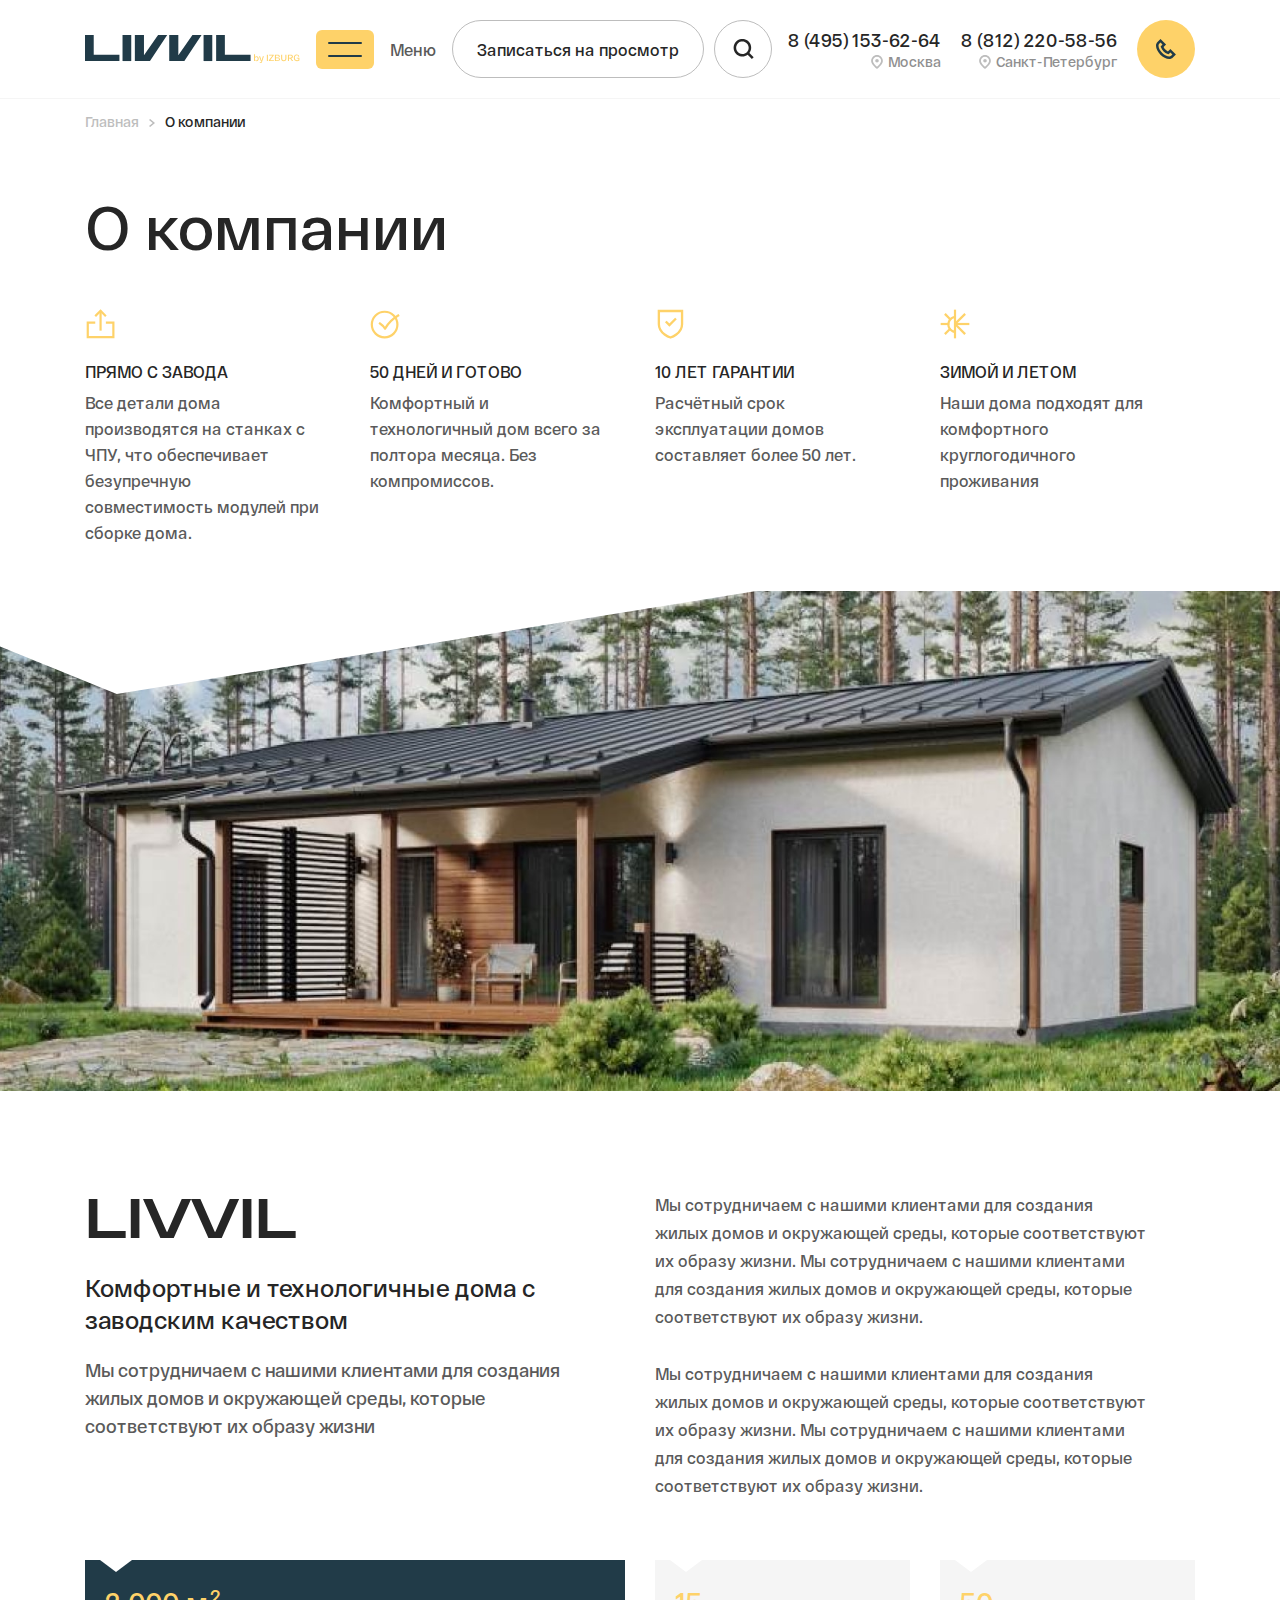
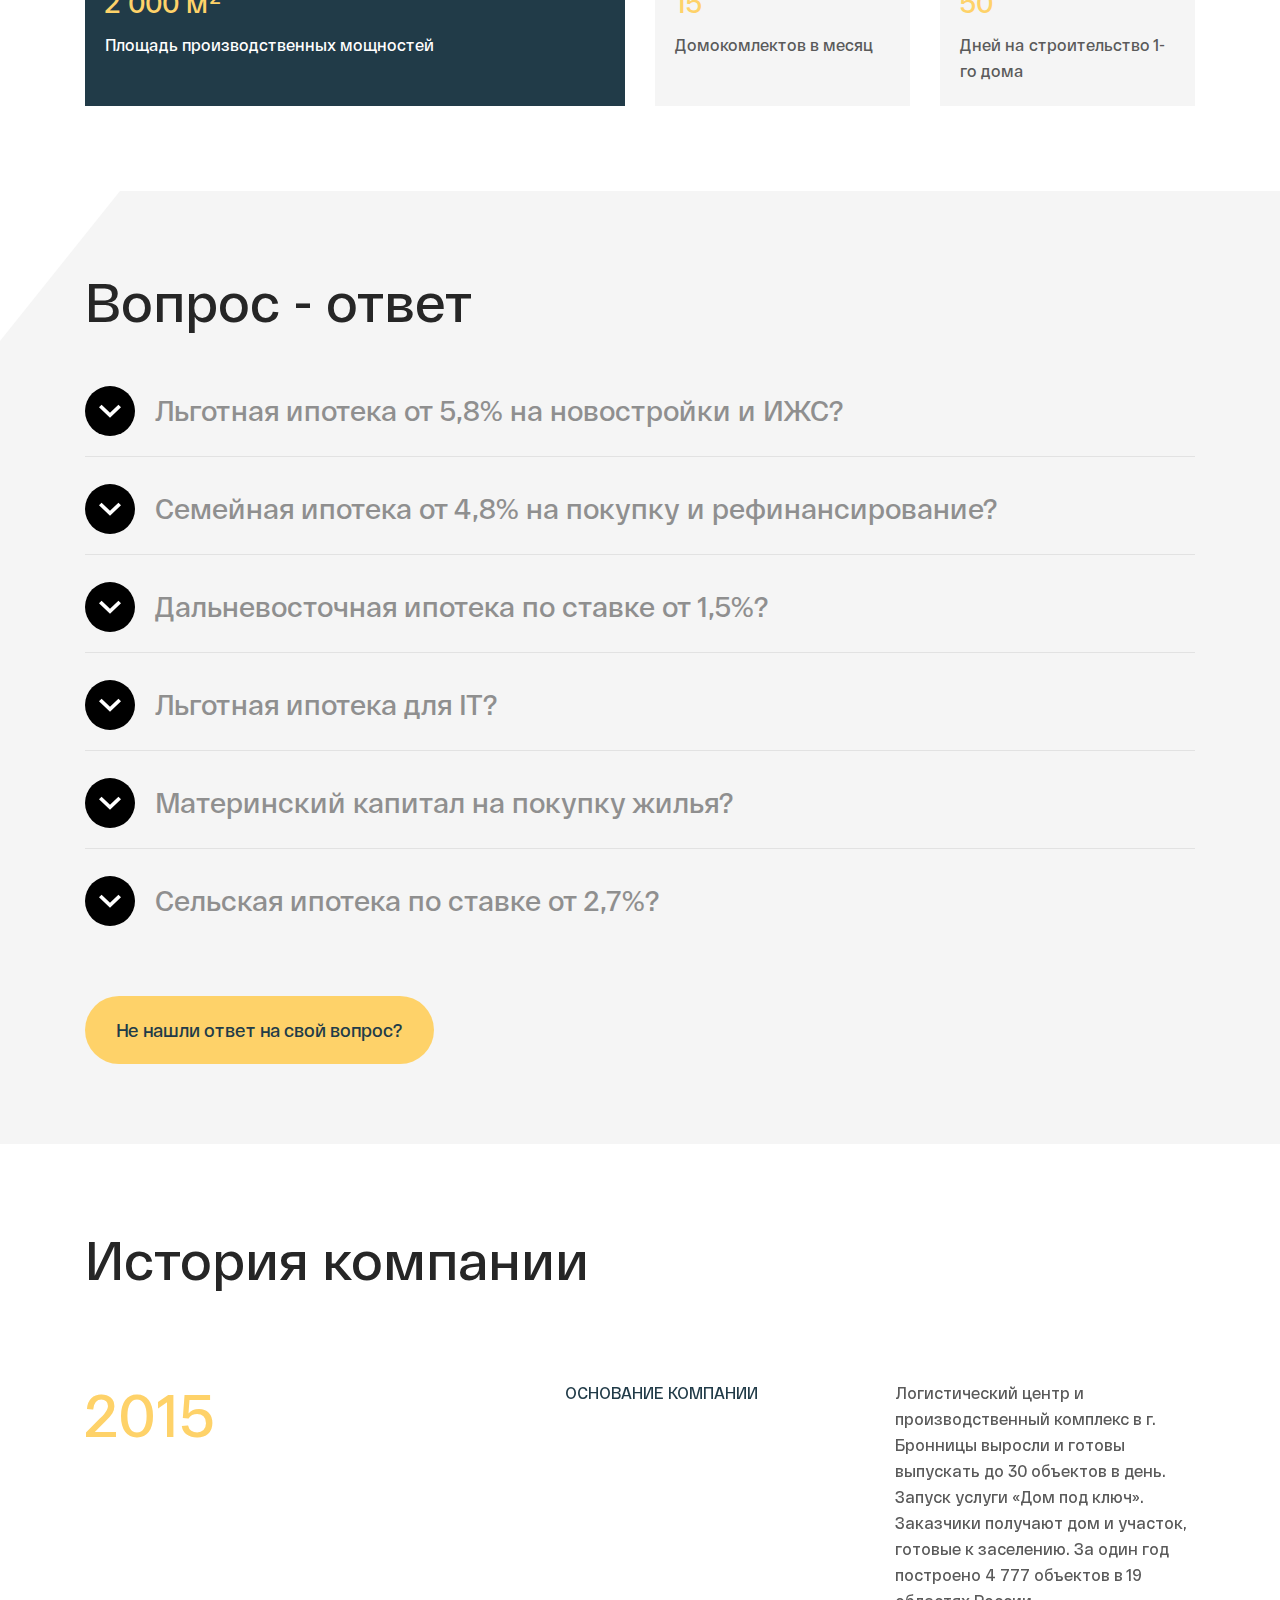
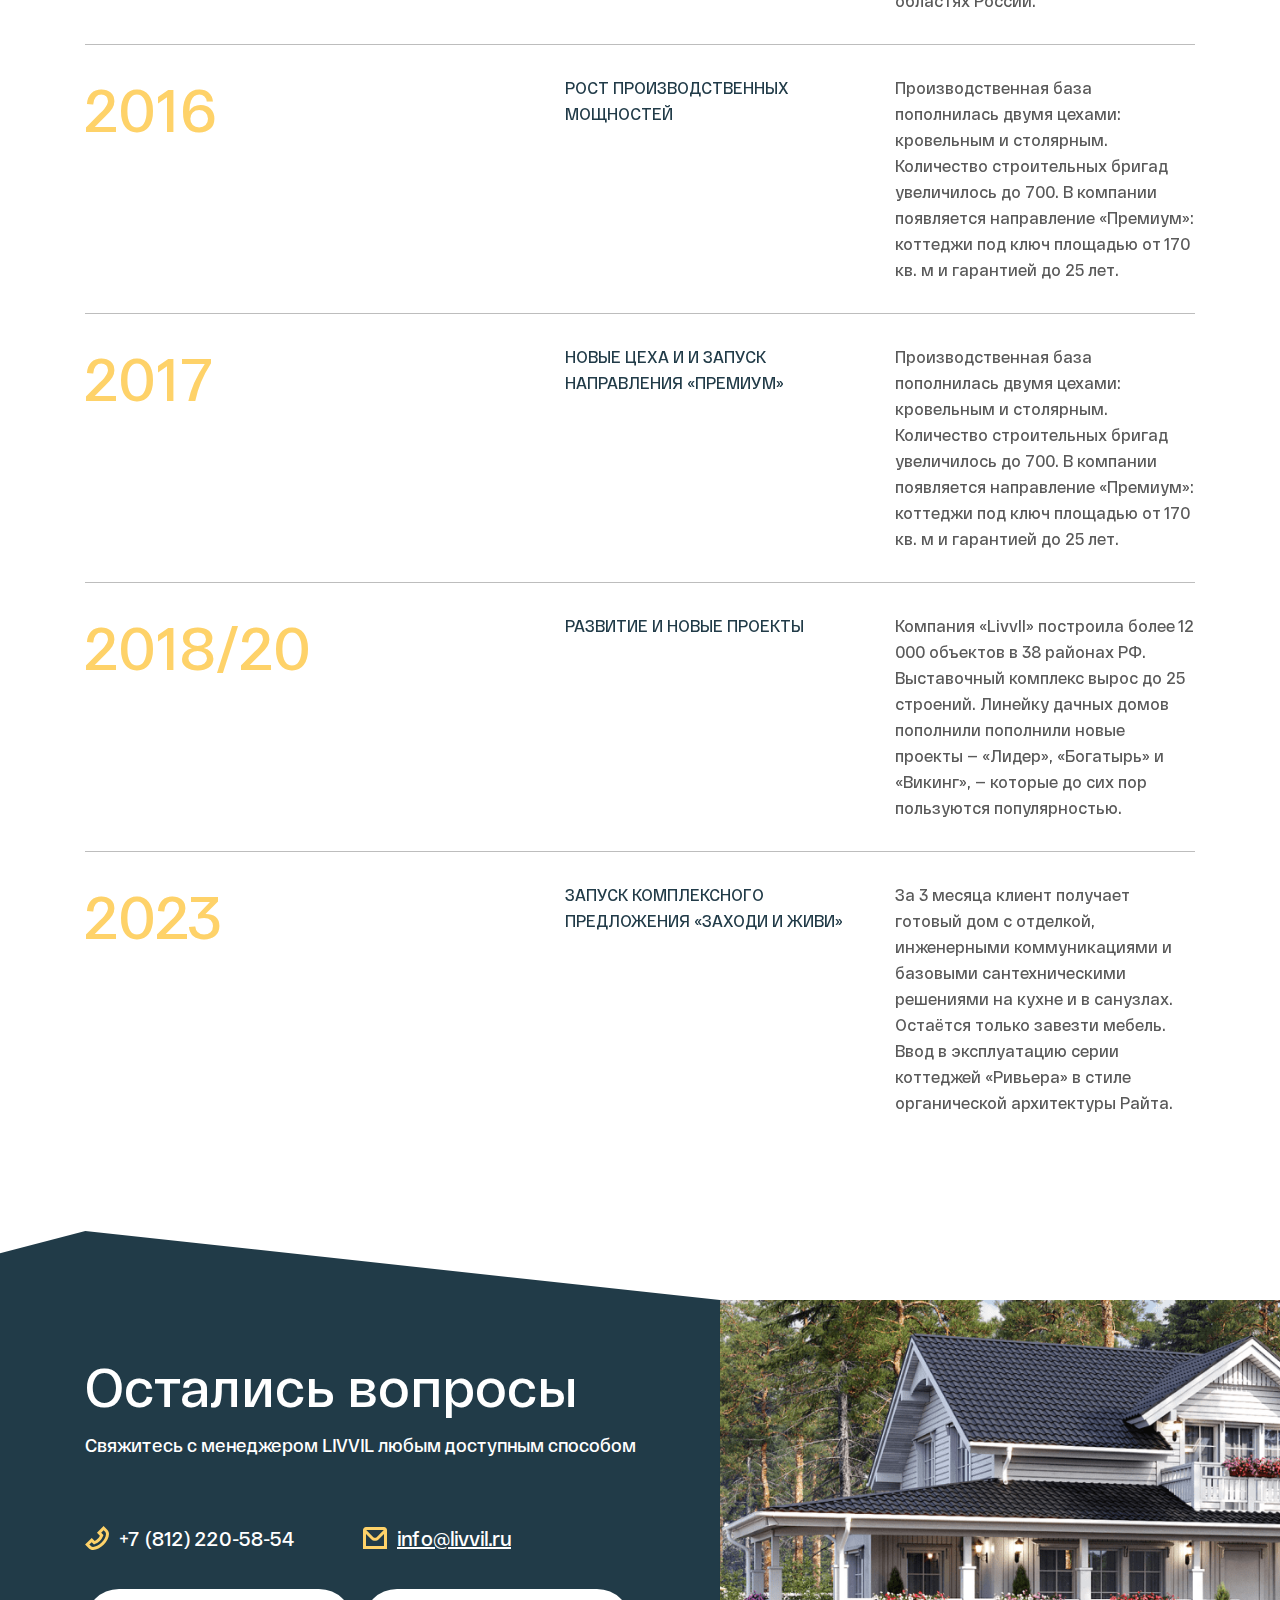
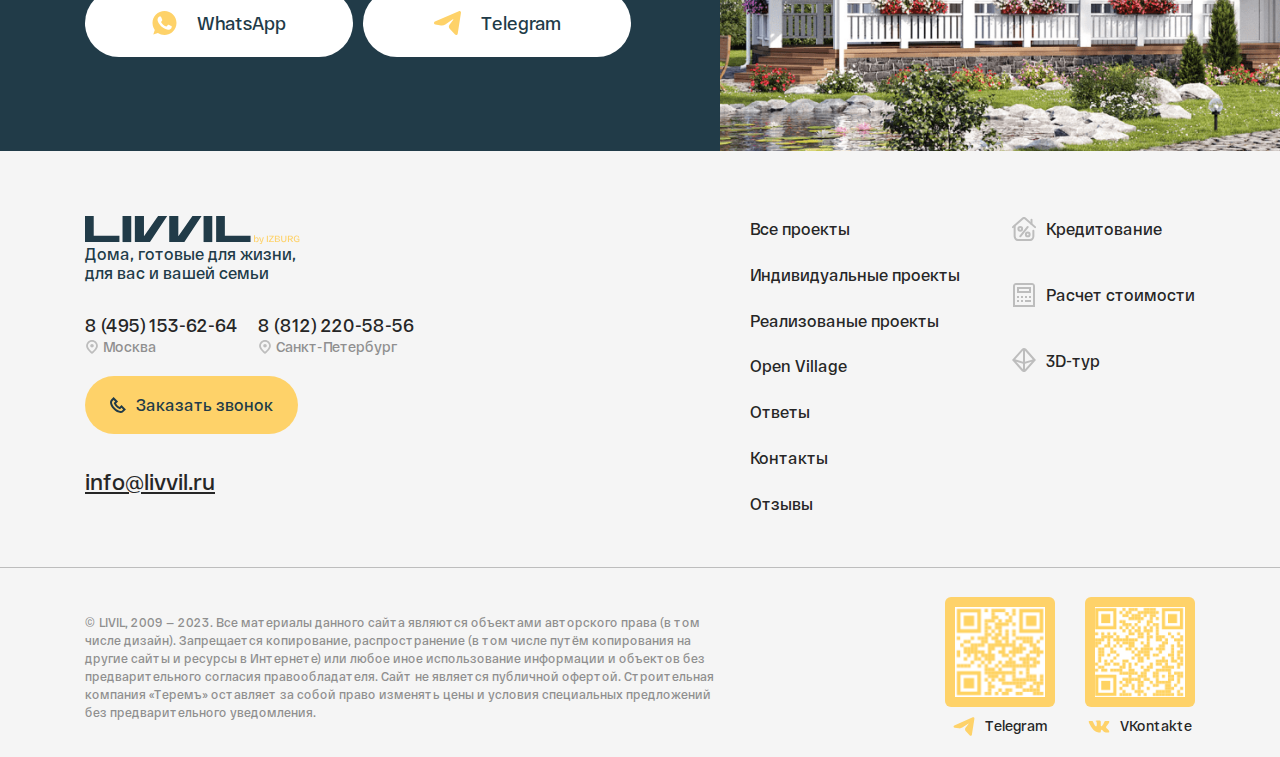
<file: company.html>
<!DOCTYPE html>
<!--[if lt IE 7]><html lang="ru" class="lt-ie9 lt-ie8 lt-ie7"><![endif]-->
<!--[if IE 7]><html lang="ru" class="lt-ie9 lt-ie8"><![endif]-->
<!--[if IE 8]><html lang="ru" class="lt-ie9"><![endif]-->
<!--[if gt IE 8]><!-->
<html lang="ru">
<!--<![endif]-->
<head>
  <meta charset="utf-8">
  <title>Default</title>
  <meta name="description" content="">
  <meta http-equiv="X-UA-Compatible" content="IE=edge">
  <meta name="viewport" content="width=device-width, initial-scale=1.0">
  <!-- <link rel="shortcut icon" type="image/x-icon" href="favicon.ico"> -->

  <!-- Fonts -->
  <link rel="stylesheet" href="fonts/stylesheet.css">
  <!-- Fonts END -->

  <!-- Libs -->
  <link rel="stylesheet" href="libs/bootstrap/bootstrap-grid.min.css">
  <link rel="stylesheet" href="libs/swiper/swiper.min.css">
  <link rel="stylesheet" href="libs/magnific-popup/magnific-popup.css">
  <!-- Libs END -->

  <link rel="stylesheet" href="css/reset.css">
  <link rel="stylesheet" href="css/main.css">
  <link rel="stylesheet" href="css/media.css">
</head>
<body>
  <div class="wrapper fx-column">
    
    <!-- Header -->

    <header class="header">
      <div class="container d-flex align-items-center justify-content-between">

        <!-- Logo -->

        <a href="#" class="logo">
          <img class="d-none d-lg-block" src="img/logo.svg" alt="Logo">
          <img class="d-lg-none" src="img/logo-mb.svg" alt="Logo">
        </a>

        <!-- Toggle -->

        <div class="toggle d-flex align-items-center">
          <button class="toggle__nav speed">
            <span></span>
            <span></span>
          </button>
          <span class="toggle__name">Меню</span>
        </div>

        <!-- Btns -->

        <div class="header__btns d-flex align-items-center">
          <a href="#" class="btn btn--borderGray flex-center d-none d-xl-flex">Записаться на просмотр</a>
          <a href="#" class="btn btn--borderGray btn--round flex-center header__btn-search">
            <svg viewBox="0 0 21 20" fill="none" xmlns="http://www.w3.org/2000/svg">
              <path d="M16.4168 13.98C17.7473 12.202 18.3548 9.98603 18.1171 7.77813C17.8794 5.57023 16.8141 3.53435 15.1357 2.08029C13.4573 0.626229 11.2904 -0.138038 9.07115 -0.0586689C6.85191 0.0207 4.74512 0.937812 3.17488 2.50805C1.60464 4.0783 0.687524 6.18508 0.608155 8.40432C0.528787 10.6236 1.29305 12.7905 2.74711 14.4689C4.20117 16.1473 6.23706 17.2126 8.44496 17.4503C10.6529 17.688 12.8688 17.0804 14.6468 15.75L18.8968 20L20.6668 18.2333L16.4168 13.98ZM9.41683 15C8.18069 15 6.97232 14.6334 5.94451 13.9467C4.9167 13.2599 4.11563 12.2838 3.64258 11.1418C3.16953 9.99973 3.04576 8.74307 3.28692 7.53069C3.52808 6.31831 4.12333 5.20466 4.99741 4.33058C5.87149 3.45651 6.98513 2.86125 8.19751 2.62009C9.40989 2.37894 10.6666 2.50271 11.8086 2.97575C12.9506 3.4488 13.9268 4.24988 14.6135 5.27769C15.3003 6.30549 15.6668 7.51387 15.6668 8.75C15.6653 10.4071 15.0063 11.9959 13.8345 13.1677C12.6628 14.3395 11.074 14.9985 9.41683 15Z"/>
            </svg>
          </a>
        </div>

        <!-- Relations -->
        
        <div class="relations d-flex align-items-center">
          <div class="relations__item">
            <p class="relations__tel"><a href="tel:84951536264">8 (495) 153-62-64</a></p>
            <div class="relations__address"><i class="i-marker"></i>Москва</div>
          </div>
          <div class="relations__item">
            <p class="relations__tel"><a href="tel:88122205856">8 (812) 220-58-56</a></p>
            <div class="relations__address"><i class="i-marker"></i>Санкт-Петербург</div>
          </div>
          <div class="relations__item">
            <a href="#" class="btn btn--round btn--primary flex-center phone">
              <svg viewBox="0 0 20 20" fill="none" xmlns="http://www.w3.org/2000/svg">
                <path d="M1.46745 3.11666L4.50912 0.0749969L10.0424 5.60833L7.57578 8.075C8.54245 10.0833 9.97578 11.5167 11.9174 12.4333L14.3924 9.95833L19.9258 15.4917L16.8924 18.525C15.9424 19.475 14.6674 20 13.2924 20C7.33412 20 0.00911522 12.675 0.00911522 6.71666C0.00911522 5.34166 0.534115 4.05833 1.47578 3.11666H1.46745ZM13.2841 17.5C13.9924 17.5 14.6424 17.2417 15.1174 16.7583L16.3841 15.4917L14.3841 13.4917L12.5091 15.3667L11.7508 15.075C8.54245 13.85 6.24245 11.5583 4.92578 8.25833L4.61745 7.49166L6.50911 5.6L4.50912 3.6L3.23411 4.86666C2.75912 5.34166 2.50078 5.99166 2.50078 6.7C2.50078 11.6 9.12578 17.4833 13.2841 17.4833V17.5Z"/>
              </svg>
            </a>
          </div>
        </div>
        
      </div>
      <div class="navbar">
        <div class="navbar__head">
          <div class="container d-flex align-items-center">
            <div class="navbar__logo d-sm-flex align-items-end">
              <a href="#"><img src="img/logo-white.svg" alt="Logo"></a><span>Дома, готовые для жизни, для вас и вашей семьи</span>
            </div>
            <div class="relations__item d-lg-none">
              <a href="#" class="btn btn--round btn--primary flex-center phone">
                <svg viewBox="0 0 20 20" fill="none" xmlns="http://www.w3.org/2000/svg">
                  <path d="M1.46745 3.11666L4.50912 0.0749969L10.0424 5.60833L7.57578 8.075C8.54245 10.0833 9.97578 11.5167 11.9174 12.4333L14.3924 9.95833L19.9258 15.4917L16.8924 18.525C15.9424 19.475 14.6674 20 13.2924 20C7.33412 20 0.00911522 12.675 0.00911522 6.71666C0.00911522 5.34166 0.534115 4.05833 1.47578 3.11666H1.46745ZM13.2841 17.5C13.9924 17.5 14.6424 17.2417 15.1174 16.7583L16.3841 15.4917L14.3841 13.4917L12.5091 15.3667L11.7508 15.075C8.54245 13.85 6.24245 11.5583 4.92578 8.25833L4.61745 7.49166L6.50911 5.6L4.50912 3.6L3.23411 4.86666C2.75912 5.34166 2.50078 5.99166 2.50078 6.7C2.50078 11.6 9.12578 17.4833 13.2841 17.4833V17.5Z"></path>
                </svg>
              </a>
            </div>
            <a href="#" class="btn btn--borderGray btn--round flex-center header__btn-search d-lg-none">
              <svg viewBox="0 0 21 20" xmlns="http://www.w3.org/2000/svg">
                <path d="M16.4168 13.98C17.7473 12.202 18.3548 9.98603 18.1171 7.77813C17.8794 5.57023 16.8141 3.53435 15.1357 2.08029C13.4573 0.626229 11.2904 -0.138038 9.07115 -0.0586689C6.85191 0.0207 4.74512 0.937812 3.17488 2.50805C1.60464 4.0783 0.687524 6.18508 0.608155 8.40432C0.528787 10.6236 1.29305 12.7905 2.74711 14.4689C4.20117 16.1473 6.23706 17.2126 8.44496 17.4503C10.6529 17.688 12.8688 17.0804 14.6468 15.75L18.8968 20L20.6668 18.2333L16.4168 13.98ZM9.41683 15C8.18069 15 6.97232 14.6334 5.94451 13.9467C4.9167 13.2599 4.11563 12.2838 3.64258 11.1418C3.16953 9.99973 3.04576 8.74307 3.28692 7.53069C3.52808 6.31831 4.12333 5.20466 4.99741 4.33058C5.87149 3.45651 6.98513 2.86125 8.19751 2.62009C9.40989 2.37894 10.6666 2.50271 11.8086 2.97575C12.9506 3.4488 13.9268 4.24988 14.6135 5.27769C15.3003 6.30549 15.6668 7.51387 15.6668 8.75C15.6653 10.4071 15.0063 11.9959 13.8345 13.1677C12.6628 14.3395 11.074 14.9985 9.41683 15Z"/>
              </svg>
            </a>
            <button class="close close--navbar flex-center">
              <svg viewBox="0 0 30 30" fill="none" xmlns="http://www.w3.org/2000/svg">
                <path d="M30 2.33334L27.6667 0L15 12.6667L2.33332 0L0 2.33334L12.6667 15L0 27.6667L2.33332 30L15 17.3333L27.6667 30L30 27.6667L17.3333 15L30 2.33334Z"/>
              </svg>
            </button>
          </div>
        </div>
        <div class="container navbar__body">
          <nav class="nav d-lg-flex">
            <ul class="nav__list nav__list--primary">
              <li><a href="#">Все проекты</a></li>
              <li><a href="#">Индивидуальные проекты</a></li>
              <li><a href="#">Реализованые проекты</a></li>
              <li><a href="#">Open Village</a></li>
            </ul>
            <ul class="nav__list nav__list--second">
              <li><a href="#">
                <svg class="nav__percent" viewBox="0 0 24 24" fill="none" xmlns="http://www.w3.org/2000/svg">
                  <path d="M8.25 13.6875C9.28553 13.6875 10.125 12.848 10.125 11.8125C10.125 10.777 9.28553 9.9375 8.25 9.9375C7.21447 9.9375 6.375 10.777 6.375 11.8125C6.375 12.848 7.21447 13.6875 8.25 13.6875Z" stroke="#8F8F8F" stroke-width="2" stroke-miterlimit="10" stroke-linecap="round" stroke-linejoin="round"/>
                  <path d="M15.75 19.3125C16.7855 19.3125 17.625 18.473 17.625 17.4375C17.625 16.402 16.7855 15.5625 15.75 15.5625C14.7145 15.5625 13.875 16.402 13.875 17.4375C13.875 18.473 14.7145 19.3125 15.75 19.3125Z" stroke="#8F8F8F" stroke-width="2" stroke-miterlimit="10" stroke-linecap="round" stroke-linejoin="round"/>
                  <path d="M15.75 9.9375L8.25 19.3125" stroke="#8F8F8F" stroke-width="2" stroke-miterlimit="10" stroke-linecap="round" stroke-linejoin="round"/>
                  <path d="M2.625 8.64453V19.3128C2.625 21.3839 4.30392 23.0628 6.375 23.0628H17.625C19.6961 23.0628 21.375 21.3839 21.375 19.3128V13.6633" stroke="#8F8F8F" stroke-width="2" stroke-miterlimit="10" stroke-linecap="round" stroke-linejoin="round"/>
                  <path d="M0.9375 10.125L10.7541 1.41127C11.0853 1.11656 11.5218 0.9375 12 0.9375C12.4782 0.9375 12.9147 1.11656 13.2459 1.41127L23.0625 10.125" stroke="#8F8F8F" stroke-width="2" stroke-miterlimit="10" stroke-linecap="round" stroke-linejoin="round"/>
                  <path d="M19.5 2.8125V6.97589" stroke="#8F8F8F" stroke-width="2" stroke-miterlimit="10" stroke-linecap="round" stroke-linejoin="round"/>
                </svg>
              Кредитование</a></li>
              <li><a href="#">
                <svg class="nav__calc" viewBox="0 0 24 24" fill="none" xmlns="http://www.w3.org/2000/svg">
                  <path d="M1 24H23V3C23 2.20435 22.6839 1.44129 22.1213 0.87868C21.5587 0.31607 20.7956 0 20 0L4 0C3.20435 0 2.44129 0.31607 1.87868 0.87868C1.31607 1.44129 1 2.20435 1 3V24ZM3 3C3 2.73478 3.10536 2.48043 3.29289 2.29289C3.48043 2.10536 3.73478 2 4 2H20C20.2652 2 20.5196 2.10536 20.7071 2.29289C20.8946 2.48043 21 2.73478 21 3V22H3V3ZM5 10H19V4H5V10ZM7 6H17V8H7V6ZM5 13H7V15H5V13ZM9 13H11V15H9V13ZM15 13V15H13V13H15ZM5 17H7V19H5V17ZM9 17H11V19H9V17ZM17 13H19V15H17V13ZM13 17H19V19H13V17Z" fill="#8F8F8F"/>
                </svg>
              Расчет стоимости</a></li>
              <li><a href="#">
                <svg class="nav__3d" viewBox="0 0 24 24" fill="none" xmlns="http://www.w3.org/2000/svg">
                  <path d="M14.1094 0.86676C13.5353 0.312554 12.766 0.00683332 11.968 0.0158176C11.1701 0.0248018 10.4079 0.347768 9.84639 0.914761L0.0253906 11.9998L9.89139 23.1328C10.1687 23.4088 10.4977 23.6274 10.8596 23.7762C11.2215 23.925 11.6091 24.0009 12.0004 23.9998C12.4026 23.9989 12.8005 23.9174 13.1707 23.7601C13.5408 23.6027 13.8757 23.3728 14.1554 23.0838L23.9604 11.9998L14.1094 0.86676ZM20.7384 11.3758L13.0004 13.6618V2.62776L20.7384 11.3758ZM11.0004 2.62376V13.6618L3.25339 11.3728L11.0004 2.62376ZM4.25039 13.7528L11.0004 15.7468V21.3728L4.25039 13.7528ZM13.0004 21.3748V15.7468L19.7364 13.7568L13.0004 21.3748Z" fill="#8F8F8F"/>
                </svg>
              3D-тур</a></li>
              <li><a href="#">Ответы</a></li>
              <li><a href="#">Контакты</a></li>
              <li><a href="#">Отзывы</a></li>
            </ul>
          </nav>
          <div class="navbar__info d-flex align-items-center">
            <div class="relations__item d-none d-lg-block">
              <p class="relations__tel"><a href="tel:84951536264">8 (495) 153-62-64</a></p>
              <div class="relations__address"><i class="i-marker-yellow"></i>Москва</div>
            </div>
            <div class="relations__item d-none d-lg-block">
              <p class="relations__tel"><a href="tel:88122205856">8 (812) 220-58-56</a></p>
              <div class="relations__address"><i class="i-marker-yellow"></i>Санкт-Петербург</div>
            </div>
            <div class="navbar__btn">
              <a href="#" class="btn btn--primary flex-center">
                <svg width="16" height="16" viewBox="0 0 16 16" xmlns="http://www.w3.org/2000/svg">
                  <path d="M1.17376 2.4929L3.6071 0.0595703L8.03376 4.48624L6.06043 6.45957C6.83376 8.06624 7.98043 9.2129 9.53376 9.94624L11.5138 7.96624L15.9404 12.3929L13.5138 14.8196C12.7538 15.5796 11.7338 15.9996 10.6338 15.9996C5.8671 15.9996 0.00709629 10.1396 0.00709629 5.3729C0.00709629 4.2729 0.427096 3.24624 1.18043 2.4929H1.17376ZM10.6271 13.9996C11.1938 13.9996 11.7138 13.7929 12.0938 13.4062L13.1071 12.3929L11.5071 10.7929L10.0071 12.2929L9.40043 12.0596C6.83376 11.0796 4.99376 9.24624 3.94043 6.60624L3.69376 5.9929L5.2071 4.47957L3.6071 2.87957L2.5871 3.8929C2.2071 4.2729 2.00043 4.7929 2.00043 5.35957C2.00043 9.27957 7.30043 13.9862 10.6271 13.9862V13.9996Z"/>
                </svg>Заказать звонок
              </a>
            </div>
          </div>
          <i class="navbar__img triangle-top-left-big d-none d-lg-block" style="background: url(img/other/navbar.png) center/cover no-repeat;"></i>
        </div>
      </div>
    </header>
    
    <!-- Main -->

    <main class="main">

      <!-- Breadcrumb -->

      <nav class="breadcrumb">
        <div class="container">
          <ul>
            <li class="breadcrumb__item">
              <a href="#">Главная</a>
            </li>
            <li class="breadcrumb__item active">
              О компании
            </li>
          </ul>
        </div>
      </nav>

      <!-- Vantages -->

      <section class="vantages">
        <div class="container">

          <!-- Title -->

          <div class="title">
            <h1>О компании</h1>
          </div>

          <!-- Row -->

          <div class="row">
            <div class="col-12 col-md-6 col-xl-3">
              <div class="vantages__item">
                <i class="i-vantages-1"></i>
                <span>ПРЯМО С ЗАВОДА</span>
                <p>Все детали дома производятся на станках с ЧПУ, что обеспечивает безупречную совместимость модулей при сборке дома.</p>
              </div>
            </div>
            <div class="col-12 col-md-6 col-xl-3">
              <div class="vantages__item">
                <i class="i-vantages-2"></i>
                <span>50 ДНЕЙ И ГОТОВО</span>
                <p>Комфортный и технологичный дом всего за полтора месяца. Без компромиссов.</p>
              </div>
            </div>
            <div class="col-12 col-md-6 col-xl-3">
              <div class="vantages__item">
                <i class="i-vantages-3"></i>
                <span>10 ЛЕТ ГАРАНТИИ</span>
                <p>Расчётный срок эксплуатации домов составляет более 50 лет.</p>
              </div>
            </div>
            <div class="col-12 col-md-6 col-xl-3">
              <div class="vantages__item">
                <i class="i-vantages-4"></i>
                <span>ЗИМОЙ И ЛЕТОМ</span>
                <p>Наши дома подходят для комфортного круглогодичного проживания</p>
              </div>
            </div>
          </div>
          
        </div>
        <div class="vantages__img" style="background: url('img/other/vantages.jpg') center/cover no-repeat;">
          <div class="container">
            <svg viewBox="0 0 1127 130" xmlns="http://www.w3.org/2000/svg">
              <path d="M1127 0H0L319.597 130L1127 0Z"/>
            </svg>
          </div>
        </div>
      </section>

      <!-- About -->

      <section class="about">
        <div class="container">
          <div class="row">
            
            <!-- Col -->

            <div class="col-12 col-lg-6">
              <div class="about__text">
                <div class="title">
                  <h2>Livvil</h2>
                  <p class="title__sub">Комфортные и технологичные дома с заводским качеством</p>
                </div>
                <div class="paragraph paragraph--big">
                  <p>Мы сотрудничаем с нашими клиентами для создания жилых домов и окружающей среды, которые соответствуют их образу жизни</p>
                </div>
              </div>
            </div>

            <!-- Col -->

            <div class="col-12 col-lg-6">
              <div class="about__text about__text--right">
                <div class="paragraph">
                  <p>Мы сотрудничаем с нашими клиентами для создания жилых домов и окружающей среды, которые соответствуют их образу жизни.  Мы сотрудничаем с нашими клиентами для создания жилых домов и окружающей среды, которые соответствуют их образу жизни. </p>
                  <p>Мы сотрудничаем с нашими клиентами для создания жилых домов и окружающей среды, которые соответствуют их образу жизни. Мы сотрудничаем с нашими клиентами для создания жилых домов и окружающей среды, которые соответствуют их образу жизни.</p>
                </div>
              </div>
            </div>

          </div>
        </div>
      </section>

      <!-- Information -->

      <div class="information information--indent">
        <div class="container">
          <div class="row information__row">

            <!-- Col -->

            <div class="col-12 col-lg-4 col-xl-6">
              <div class="information__item triangle-top-down-small information__item--green">
                <span>2 000 м <small><sup>2</sup></small></span>
                <p>Площадь производственных мощностей</p>
              </div>
            </div>

            <!-- Col -->

            <div class="col-12 col-lg-4 col-xl-3">
              <div class="information__item triangle-top-down-small">
                <span>15</span>
                <p>Домокомлектов в месяц</p>
              </div>
            </div>

            <!-- Col -->

            <div class="col-12 col-lg-4 col-xl-3">
              <div class="information__item triangle-top-down-small">
                <span>50</span>
                <p>Дней на строительство 1-го дома</p>
              </div>
            </div>

          </div>
        </div>
      </div>

      <!-- Faq -->

      <section class="faq triangle-top-left-big">
        <div class="container">

          <!-- Title -->

          <div class="title">
            <h2>Вопрос - ответ</h2>
          </div>

          <!-- Accordion -->

          <ul class="accordion">
            <li>
              <div class="accordion__header speed">Льготная ипотека от 5,8% на новостройки и ИЖС?</div>
              <div class="accordion__body">
                Lorem ipsum dolor sit amet consectetur adipisicing elit. Soluta maiores repudiandae commodi quisquam ex, ipsa cumque, labore vitae vero iusto, ipsam quibusdam modi facilis excepturi! Culpa, nobis debitis veniam distinctio dicta sunt odio. Rerum at saepe maiores repellat id rem.
              </div>
            </li>
            <li>
              <div class="accordion__header speed">Семейная ипотека от 4,8% на покупку и рефинансирование?</div>
              <div class="accordion__body">
                Lorem ipsum dolor sit amet consectetur adipisicing elit. Soluta maiores repudiandae commodi quisquam ex, ipsa cumque, labore vitae vero iusto, ipsam quibusdam modi facilis excepturi! Culpa, nobis debitis veniam distinctio dicta sunt odio. Rerum at saepe maiores repellat id rem.
              </div>
            </li>
            <li>
              <div class="accordion__header speed">Дальневосточная ипотека по ставке от 1,5%?</div>
              <div class="accordion__body">
                Lorem ipsum dolor sit amet consectetur adipisicing elit. Soluta maiores repudiandae commodi quisquam ex, ipsa cumque, labore vitae vero iusto, ipsam quibusdam modi facilis excepturi! Culpa, nobis debitis veniam distinctio dicta sunt odio. Rerum at saepe maiores repellat id rem.
              </div>
            </li>
            <li>
              <div class="accordion__header speed">Льготная ипотека для IT?</div>
              <div class="accordion__body">
                Lorem ipsum dolor sit amet consectetur adipisicing elit. Soluta maiores repudiandae commodi quisquam ex, ipsa cumque, labore vitae vero iusto, ipsam quibusdam modi facilis excepturi! Culpa, nobis debitis veniam distinctio dicta sunt odio. Rerum at saepe maiores repellat id rem.
              </div>
            </li>
            <li>
              <div class="accordion__header speed">Материнский капитал на покупку жилья?</div>
              <div class="accordion__body">
                Lorem ipsum dolor sit amet consectetur adipisicing elit. Soluta maiores repudiandae commodi quisquam ex, ipsa cumque, labore vitae vero iusto, ipsam quibusdam modi facilis excepturi! Culpa, nobis debitis veniam distinctio dicta sunt odio. Rerum at saepe maiores repellat id rem.
              </div>
            </li>
            <li>
              <div class="accordion__header speed">Сельская ипотека по ставке от 2,7%?</div>
              <div class="accordion__body">
                Lorem ipsum dolor sit amet consectetur adipisicing elit. Soluta maiores repudiandae commodi quisquam ex, ipsa cumque, labore vitae vero iusto, ipsam quibusdam modi facilis excepturi! Culpa, nobis debitis veniam distinctio dicta sunt odio. Rerum at saepe maiores repellat id rem.
              </div>
            </li>
          </ul>

          <!-- Btn -->

          <div class="faq__btn d-flex">
            <a href="#" class="btn btn--big btn--primary flex-center">Не нашли ответ на свой вопрос?</a>
          </div>
          
        </div>
      </section>

      <!-- Story -->

      <section class="story">
        <div class="container">

          <!-- Title -->

          <div class="title">
            <h2>История компании</h2>
          </div>

          <!-- Sl -->

          <div class="swiper story__sl">
            <div class="swiper-wrapper">
              <div class="swiper-slide story__item">
                <div class="story__date">2015</div>
                <div class="story__title">Основание компании</div>
                <div class="story__text">Логистический центр и производственный комплекс в г. Бронницы выросли и готовы выпускать до 30 объектов в день. Запуск услуги «Дом под ключ». Заказчики получают дом и участок, готовые к заселению. За один год построено 4 777 объектов в 19 областях России.</div>
              </div>
              <div class="swiper-slide story__item">
                <div class="story__date">2016</div>
                <div class="story__title">Рост производственных мощностей</div>
                <div class="story__text">Производственная база пополнилась двумя цехами: кровельным и столярным. Количество строительных бригад увеличилось до 700. В компании появляется направление «Премиум»: коттеджи под ключ площадью от 170 кв. м и гарантией до 25 лет.</div>
              </div>
              <div class="swiper-slide story__item">
                <div class="story__date">2017</div>
                <div class="story__title">Новые цеха и и запуск направления «Премиум»</div>
                <div class="story__text">Производственная база пополнилась двумя цехами: кровельным и столярным. Количество строительных бригад увеличилось до 700. В компании появляется направление «Премиум»: коттеджи под ключ площадью от 170 кв. м и гарантией до 25 лет.</div>
              </div>
              <div class="swiper-slide story__item">
                <div class="story__date">2018/20</div>
                <div class="story__title">Развитие и новые проекты</div>
                <div class="story__text">Компания «LivvII» построила более 12 000 объектов в 38 районах РФ. Выставочный комплекс вырос до 25 строений. Линейку дачных домов пополнили пополнили новые проекты — «Лидер», «Богатырь» и «Викинг», — которые до сих пор пользуются популярностью.</div>
              </div>
              <div class="swiper-slide story__item">
                <div class="story__date">2023</div>
                <div class="story__title">Запуск комплексного предложения «Заходи и живи»</div>
                <div class="story__text">За 3 месяца клиент получает готовый дом с отделкой, инженерными коммуникациями и базовыми сантехническими решениями на кухне и в санузлах. Остаётся только завезти мебель. Ввод в эксплуатацию серии коттеджей «Ривьера» в стиле органической архитектуры Райта.</div>
              </div>
            </div>
            <button class="swiper-button-arrow swiper-button-arrow--gray swiper-button-next flex-center">
              <svg viewBox="0 0 14 23" xmlns="http://www.w3.org/2000/svg">
                <path d="M0.5 20.1879L8.53509 11.7729L0.5 3.35795L2.97368 0.772949L13.5 11.7729L2.97368 22.7729L0.5 20.1879Z"/>
              </svg>
            </button>
            <button class="swiper-button-arrow swiper-button-arrow--gray swiper-button-prev flex-center">
              <svg viewBox="0 0 14 23" xmlns="http://www.w3.org/2000/svg">
                <path d="M13.5 20.1879L5.46491 11.7729L13.5 3.35795L11.0263 0.772949L0.5 11.7729L11.0263 22.7729L13.5 20.1879Z"/>
              </svg>
            </button>
          </div>
          
        </div>
      </section>

      <!-- Questions -->

      <section class="questions bg-triangle mt-0">
        <div class="container">
          <span class="bg-triangle__layer bg-triangle__layer--small">
            <svg viewBox="0 0 1116 609" xmlns="http://www.w3.org/2000/svg">
              <path d="M0 609V85.6273L329 0L1116 85.6273V609H0Z"/>
            </svg>
          </span>

          <!-- Box -->

          <div class="questions__box bg-triangle__box">
            <div class="title">
              <h2>Остались вопросы</h2>
              <p class="questions__subtitle">Свяжитесь с менеджером LIVVIL любым доступным способом</p>
            </div>
            <div class="questions__group d-sm-flex">
              <div class="questions__cont"><a href="tel:+78122205854"><i class="i-tel"></i>+7 (812) 220-58-54</a></div>
              <div class="questions__cont questions__cont--email"><a href="mailto:info@livvil.ru"><i class="i-email"></i>info@livvil.ru</a></div>
            </div>
            <div class="questions__btns d-sm-flex">
              <a href="#" class="btn btn--big btn--second btn--wt flex-center">
                <svg width="25" height="24" viewBox="0 0 25 24" fill="none" xmlns="http://www.w3.org/2000/svg">
                  <path d="M12.503 0H12.497C5.8805 0 0.5 5.382 0.5 12C0.5 14.625 1.346 17.058 2.7845 19.0335L1.289 23.4915L5.9015 22.017C7.799 23.274 10.0625 24 12.503 24C19.1195 24 24.5 18.6165 24.5 12C24.5 5.3835 19.1195 0 12.503 0Z" fill="#FED269"/>
                  <path d="M19.4858 16.9453C19.1963 17.7628 18.0473 18.4408 17.1308 18.6388C16.5038 18.7723 15.6848 18.8788 12.9278 17.7358C9.40132 16.2748 7.13032 12.6913 6.95332 12.4588C6.78382 12.2263 5.52832 10.5613 5.52832 8.83928C5.52832 7.11728 6.40282 6.27878 6.75532 5.91878C7.04482 5.62328 7.52332 5.48828 7.98232 5.48828C8.13082 5.48828 8.26432 5.49578 8.38432 5.50178C8.73682 5.51678 8.91382 5.53778 9.14632 6.09428C9.43582 6.79178 10.1408 8.51378 10.2248 8.69078C10.3103 8.86778 10.3958 9.10778 10.2758 9.34028C10.1633 9.58028 10.0643 9.68678 9.88732 9.89078C9.71032 10.0948 9.54232 10.2508 9.36532 10.4698C9.20332 10.6603 9.02032 10.8643 9.22432 11.2168C9.42832 11.5618 10.1333 12.7123 11.1713 13.6363C12.5108 14.8288 13.5968 15.2098 13.9853 15.3718C14.2748 15.4918 14.6198 15.4633 14.8313 15.2383C15.0998 14.9488 15.4313 14.4688 15.7688 13.9963C16.0088 13.6573 16.3118 13.6153 16.6298 13.7353C16.9538 13.8478 18.6683 14.6953 19.0208 14.8708C19.3733 15.0478 19.6058 15.1318 19.6913 15.2803C19.7753 15.4288 19.7753 16.1263 19.4858 16.9453Z" fill="#fff"/>
                </svg>
              WhatsApp</a>
              <a href="#" class="btn btn--big btn--second flex-center">
                <svg width="27" height="24" viewBox="0 0 27 24" xmlns="http://www.w3.org/2000/svg">
                  <path d="M0.937378 10.5784L24.8305 0.131544C25.9541 -0.359734 27.1716 0.59624 26.98 1.81935L23.7131 22.6735C23.5113 23.9616 21.9356 24.4543 21.0506 23.5059L15.6895 17.7606C14.6381 16.6339 14.5557 14.8999 15.4954 13.6764L19.2807 8.7476C19.4971 8.46583 19.1554 8.09516 18.8625 8.29395L11.3364 13.402C10.0592 14.2688 8.50956 14.6254 6.98746 14.4026L1.33109 13.575C-0.218433 13.3483 -0.49979 11.2068 0.937378 10.5784Z"/>
                </svg>
              Telegram</a>
            </div>
          </div>
          
        </div>
        <span class="bg-triangle__img questions__img" style="background: url('img/other/questions.png') center/cover no-repeat;"></span>
      </section>
      
    </main>

    <!-- Footer -->

    <footer class="footer">
      <div class="container">

        <!-- Body -->

        <div class="row footer__body">
          <div class="col-12 col-lg-6 col-xl-7">
            <div class="footer__logo fx">
              <a href="#" class="logo">
                <img src="img/logo.svg" alt="Logo">
                <p>Дома, готовые для жизни, для вас и вашей семьи</p>
              </a>
            </div>
            <div class="footer__relations d-flex">
              <div class="relations__item">
                <p class="relations__tel"><a href="tel:84951536264">8 (495) 153-62-64</a></p>
                <div class="relations__address"><i class="i-marker"></i>Москва</div>
              </div>
              <div class="relations__item">
                <p class="relations__tel"><a href="tel:88122205856">8 (812) 220-58-56</a></p>
                <div class="relations__address"><i class="i-marker"></i>Санкт-Петербург</div>
              </div>
            </div>
            <div class="footer__bell d-flex"><a href="#" class="btn btn--primary flex-center">
              <svg width="16" height="16" viewBox="0 0 16 16" fill="none" xmlns="http://www.w3.org/2000/svg">
                <path d="M1.17376 2.4929L3.6071 0.0595703L8.03376 4.48624L6.06043 6.45957C6.83376 8.06624 7.98043 9.2129 9.53376 9.94624L11.5138 7.96624L15.9404 12.3929L13.5138 14.8196C12.7538 15.5796 11.7338 15.9996 10.6338 15.9996C5.8671 15.9996 0.00709629 10.1396 0.00709629 5.3729C0.00709629 4.2729 0.427096 3.24624 1.18043 2.4929H1.17376ZM10.6271 13.9996C11.1938 13.9996 11.7138 13.7929 12.0938 13.4062L13.1071 12.3929L11.5071 10.7929L10.0071 12.2929L9.40043 12.0596C6.83376 11.0796 4.99376 9.24624 3.94043 6.60624L3.69376 5.9929L5.2071 4.47957L3.6071 2.87957L2.5871 3.8929C2.2071 4.2729 2.00043 4.7929 2.00043 5.35957C2.00043 9.27957 7.30043 13.9862 10.6271 13.9862V13.9996Z"/>
              </svg>
            Заказать звонок</a></div>
            <div class="footer__email"><a href="mailto:info@livvil.ru">info@livvil.ru</a></div>
          </div>
          <div class="col-12 col-lg-6 col-xl-5">
            <div class="footer__group d-flex justify-content-between">
              <ul class="footer__nav">
                <li><a href="#">Все проекты</a></li>
                <li><a href="#">Индивидуальные проекты</a></li>
                <li><a href="#">Реализованые проекты</a></li>
                <li><a href="#">Open Village</a></li>
                <li><a href="#">Ответы</a></li>
                <li><a href="#">Контакты</a></li>
                <li><a href="#">Отзывы</a></li>
              </ul>
              <ul class="footer__nav footer__nav--second">
                <li><a href="#"><i class="i-percent-gray"></i>Кредитование</a></li>
                <li><a href="#"><i class="i-calc"></i>Расчет стоимости</a></li>
                <li><a href="#"><i class="i-3d"></i>3D-тур</a></li>
              </ul>
            </div>
          </div>
        </div>

        <!-- Bott -->

        <div class="row footer__bott align-items-center">
          <div class="col-12 col-lg-5 order-lg-2">
            <div class="footer__cont d-flex justify-content-lg-end">
              <div class="footer__cont-item">
                <a href="#" class="footer__cont-qr"><img src="img/other/qr-footer-1.png" alt="Img"></a>
                <div class="footer__cont-name">
                  <a href="#"><i class="i-tg"></i>Telegram</a>
                </div>
              </div>
              <div class="footer__cont-item">
                <a href="#" class="footer__cont-qr"><img src="img/other/qr-footer-2.png" alt="Img"></a>
                <div class="footer__cont-name">
                  <a href="#"><i class="i-vk"></i>VKontakte</a>
                </div>
              </div>
            </div>
          </div>
          <div class="col-12 col-lg-7 order-lg-1">
            <p class="copyright">© LIVIL, 2009 — 2023. Все материалы данного сайта являются объектами авторского права (в том числе дизайн). Запрещается копирование, распространение (в том числе путём копирования на другие сайты и ресурсы в Интернете) или любое иное использование информации и объектов без предварительного согласия правообладателя. Cайт не является публичной офертой. Строительная компания «Теремъ» оставляет за собой право изменять цены и условия специальных предложений без предварительного уведомления.</p>
          </div>
        </div>
        
      </div>
    </footer>

  </div>

  <!-- Layer -->

  <div class="layer-black"></div>

  <!-- Modal -->

  <div class="modal modal--consultation">
    <div class="fullScreen flex-center">
      <div class="modal__box">
        <button class="close close--modal flex-center">
          <svg viewBox="0 0 30 30" fill="none" xmlns="http://www.w3.org/2000/svg">
            <path d="M30 2.33334L27.6667 0L15 12.6667L2.33332 0L0 2.33334L12.6667 15L0 27.6667L2.33332 30L15 17.3333L27.6667 30L30 27.6667L17.3333 15L30 2.33334Z"/>
          </svg>
        </button>
        <i class="modal__img d-none d-lg-block" style="background: url('img/other/modal.png') center 100%/contain no-repeat;"></i>
        <i class="modal__img d-lg-none" style="background: url('img/other/modal-mob.png') center 100%/contain no-repeat;"></i>
        <div class="modal__content">
          <div class="title">
            <h3>Запрос на консультацию по кредитованию</h3>
          </div>
          <form action="#" class="form consultation modal__row row align-items-center">
            <div class="col-12 col-lg-6"><label class="form__field"><input type="text" required><span class="form__name">Ваше имя</span></label></div>
            <div class="col-12 col-lg-6"><label class="form__field"><input type="text" class="phone-mask" required><span class="form__name">Номер телефона</span></label></div>
            <div class="col-12 col-lg-6"><button class="btn btn--big btn--primary flex-center form__btn">Отправить заявку
              <svg width="25" height="24" viewBox="0 0 25 24" fill="none" xmlns="http://www.w3.org/2000/svg">
                <path d="M5.07777 0.329979C3.90777 -0.244021 2.52477 -0.0530208 1.55577 0.819979C0.586773 1.69198 0.249773 3.04798 0.696773 4.27198L4.80277 12.006L0.774773 19.733C0.329773 20.959 0.669773 22.313 1.63977 23.183C2.23777 23.719 2.99177 23.996 3.75477 23.996C4.23177 23.996 4.71277 23.888 5.16177 23.667L24.3938 11.996L5.07777 0.329979ZM3.50077 3.18398C3.49677 3.14598 3.50777 3.09998 3.56277 3.05098C3.62777 2.99298 3.68177 2.99598 3.71977 3.00798L16.1178 10.5H7.39977L3.50077 3.18398ZM3.79977 20.993C3.76077 21.006 3.70677 21.008 3.64377 20.951C3.58777 20.901 3.57777 20.853 3.58177 20.815L7.40877 13.501H16.1398L3.80077 20.993H3.79977Z" fill="#213B48"/>
              </svg>
            </button></div>
            <div class="col-12 col-lg-6"><div class="form__policy">*Нажимая на кнопку «Отправить» вы соглашаетесь с <a href="#">политикой конфиденциальности</a></div></div>
          </form>
        </div>
      </div>
    </div>
  </div>

  <!-- Modal -->

  <div class="modal modal--success">
    <div class="fullScreen flex-center">
      <div class="modal__box">
        <button class="close close--modal flex-center">
          <svg viewBox="0 0 30 30" fill="none" xmlns="http://www.w3.org/2000/svg">
            <path d="M30 2.33334L27.6667 0L15 12.6667L2.33332 0L0 2.33334L12.6667 15L0 27.6667L2.33332 30L15 17.3333L27.6667 30L30 27.6667L17.3333 15L30 2.33334Z"/>
          </svg>
        </button>
        <i class="modal__img d-none d-lg-block" style="background: url('img/other/modal.png') center 100%/contain no-repeat;"></i>
        <i class="modal__img d-lg-none" style="background: url('img/other/modal-mob.png') center 100%/contain no-repeat;"></i>
        <div class="modal__content">
          <div class="title text-center">
            <h3>Ваша заявка успешно отправлена!</h3>
          </div>
          <div class="paragraph paragraph--big text-center">
            <p>В ближайшем времени с вами свяжется наш менеджер.</p>
          </div>
        </div>
      </div>
    </div>
  </div>

  <!--[if lt IE 9]>
  <script src="libs/html5shiv/es5-shim.min.js"></script>
  <script src="libs/html5shiv/html5shiv.min.js"></script>
  <script src="libs/html5shiv/html5shiv-printshiv.min.js"></script>
  <script src="libs/respond/respond.min.js"></script>
  <![endif]-->
  <script src="libs/jquery/jquery-3.4.0.min.js"></script>
  <script src="libs/maskedinput/jquery.maskedinput.min.js"></script>
  <script src="libs/swiper/swiper.min.js"></script>
  <script src="libs/magnific-popup/jquery.magnific-popup.js"></script>
  <script src="js/main.js"></script>
  <!-- Yandex.Metrika counter --><!-- /Yandex.Metrika counter -->
  <!-- Google Analytics counter --><!-- /Google Analytics counter -->
</body>
</html>
</file>
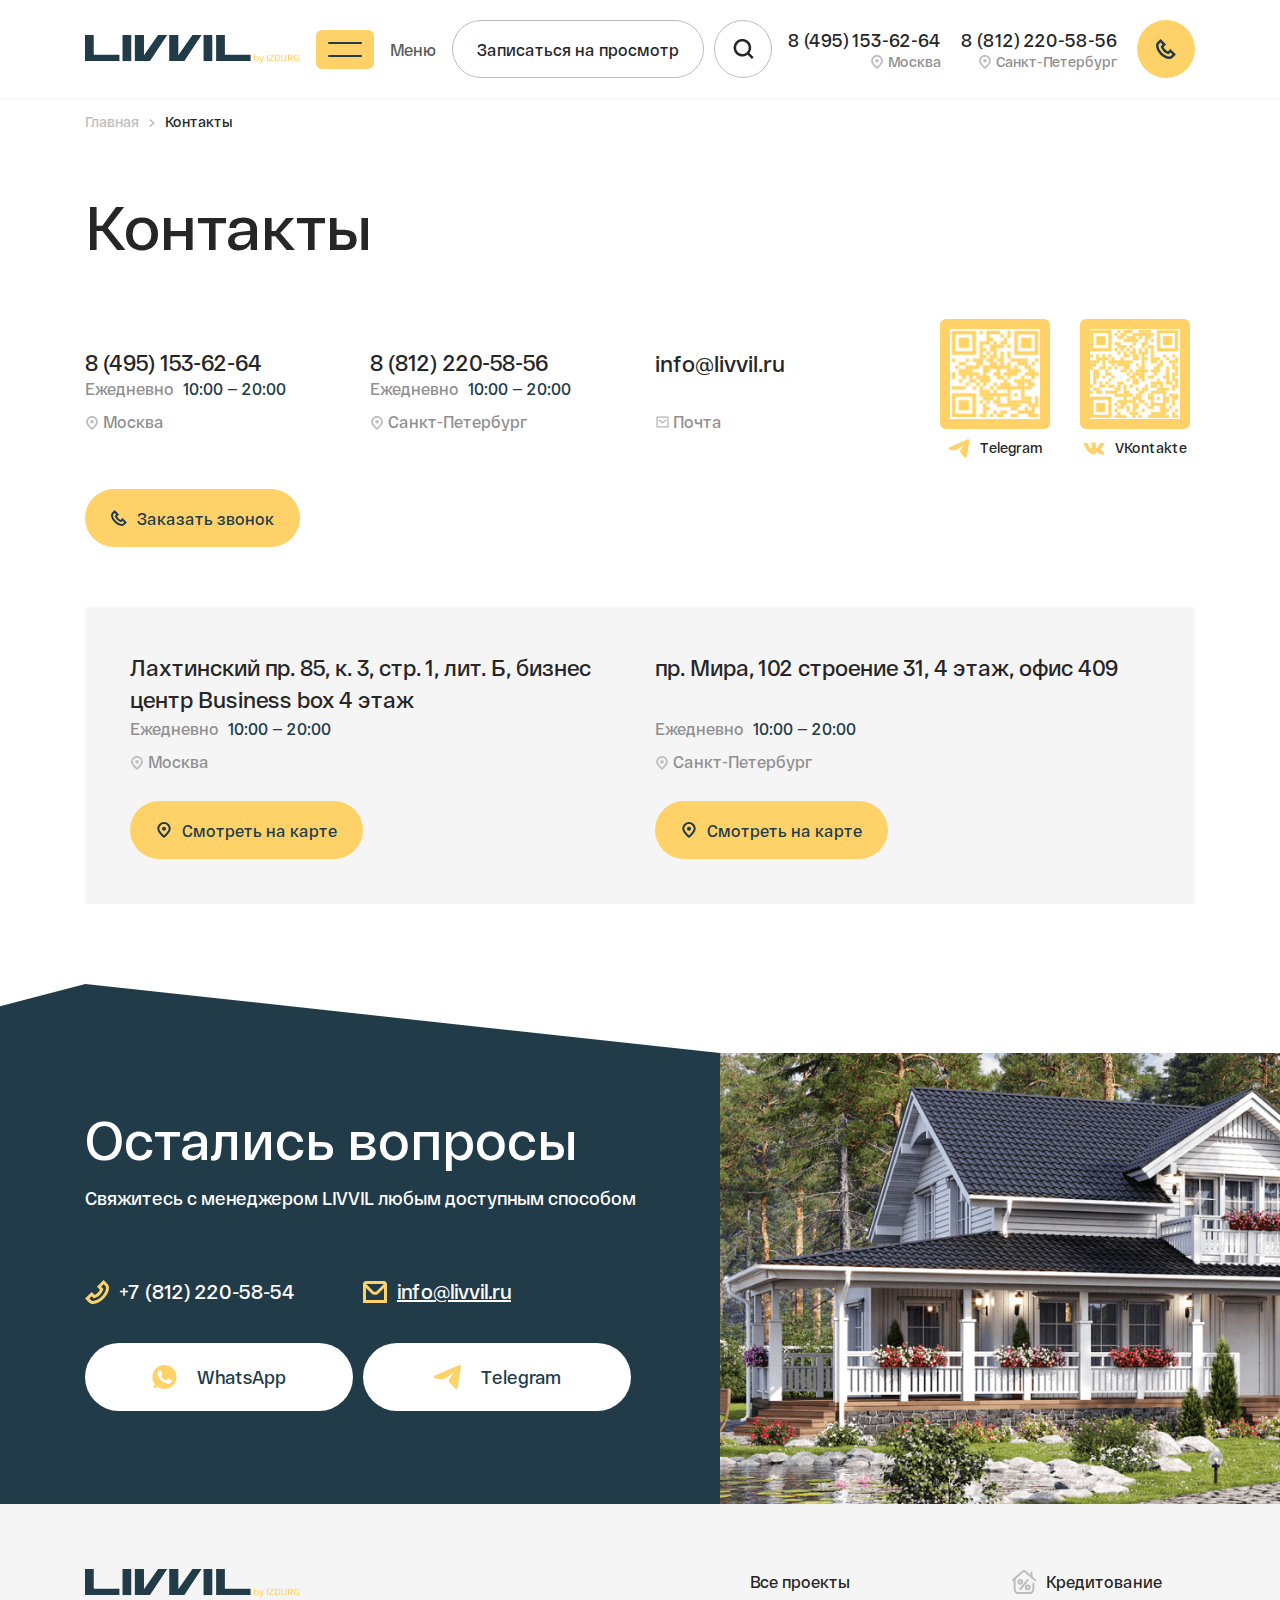
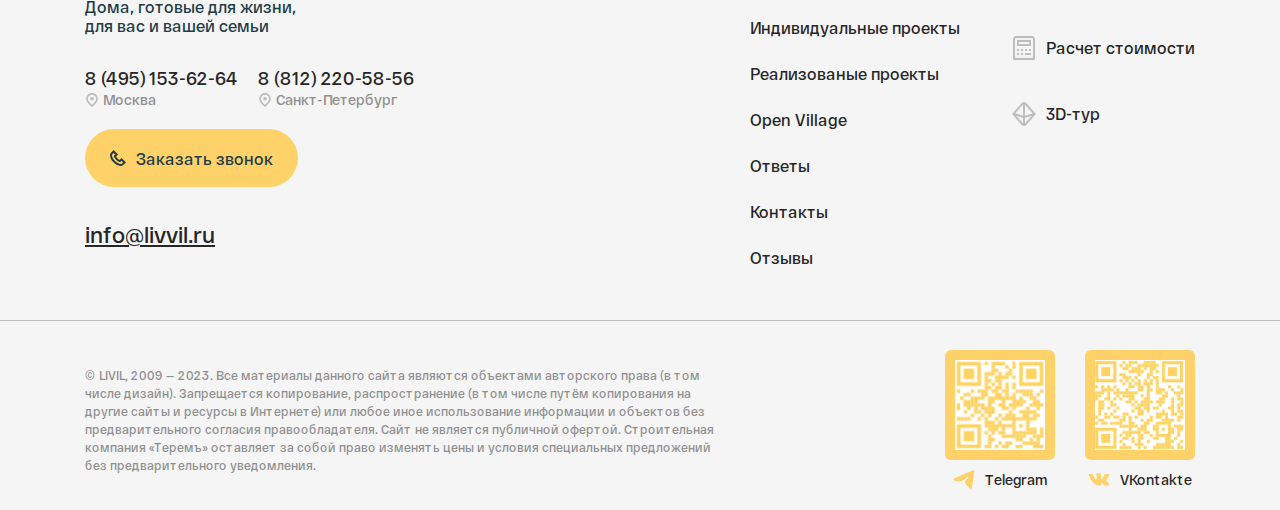
<file: contacts.html>
<!DOCTYPE html>
<!--[if lt IE 7]><html lang="ru" class="lt-ie9 lt-ie8 lt-ie7"><![endif]-->
<!--[if IE 7]><html lang="ru" class="lt-ie9 lt-ie8"><![endif]-->
<!--[if IE 8]><html lang="ru" class="lt-ie9"><![endif]-->
<!--[if gt IE 8]><!-->
<html lang="ru">
<!--<![endif]-->
<head>
  <meta charset="utf-8">
  <title>Default</title>
  <meta name="description" content="">
  <meta http-equiv="X-UA-Compatible" content="IE=edge">
  <meta name="viewport" content="width=device-width, initial-scale=1.0">
  <!-- <link rel="shortcut icon" type="image/x-icon" href="favicon.ico"> -->

  <!-- Fonts -->
  <link rel="stylesheet" href="fonts/stylesheet.css">
  <!-- Fonts END -->

  <!-- Libs -->
  <link rel="stylesheet" href="libs/bootstrap/bootstrap-grid.min.css">
  <link rel="stylesheet" href="libs/swiper/swiper.min.css">
  <link rel="stylesheet" href="libs/magnific-popup/magnific-popup.css">
  <!-- Libs END -->

  <link rel="stylesheet" href="css/reset.css">
  <link rel="stylesheet" href="css/main.css">
  <link rel="stylesheet" href="css/media.css">
</head>
<body>
  <div class="wrapper fx-column">
    
    <!-- Header -->

    <header class="header">
      <div class="container d-flex align-items-center justify-content-between">

        <!-- Logo -->

        <a href="#" class="logo">
          <img class="d-none d-lg-block" src="img/logo.svg" alt="Logo">
          <img class="d-lg-none" src="img/logo-mb.svg" alt="Logo">
        </a>

        <!-- Toggle -->

        <div class="toggle d-flex align-items-center">
          <button class="toggle__nav speed">
            <span></span>
            <span></span>
          </button>
          <span class="toggle__name">Меню</span>
        </div>

        <!-- Btns -->

        <div class="header__btns d-flex align-items-center">
          <a href="#" class="btn btn--borderGray flex-center d-none d-xl-flex">Записаться на просмотр</a>
          <a href="#" class="btn btn--borderGray btn--round flex-center header__btn-search">
            <svg viewBox="0 0 21 20" fill="none" xmlns="http://www.w3.org/2000/svg">
              <path d="M16.4168 13.98C17.7473 12.202 18.3548 9.98603 18.1171 7.77813C17.8794 5.57023 16.8141 3.53435 15.1357 2.08029C13.4573 0.626229 11.2904 -0.138038 9.07115 -0.0586689C6.85191 0.0207 4.74512 0.937812 3.17488 2.50805C1.60464 4.0783 0.687524 6.18508 0.608155 8.40432C0.528787 10.6236 1.29305 12.7905 2.74711 14.4689C4.20117 16.1473 6.23706 17.2126 8.44496 17.4503C10.6529 17.688 12.8688 17.0804 14.6468 15.75L18.8968 20L20.6668 18.2333L16.4168 13.98ZM9.41683 15C8.18069 15 6.97232 14.6334 5.94451 13.9467C4.9167 13.2599 4.11563 12.2838 3.64258 11.1418C3.16953 9.99973 3.04576 8.74307 3.28692 7.53069C3.52808 6.31831 4.12333 5.20466 4.99741 4.33058C5.87149 3.45651 6.98513 2.86125 8.19751 2.62009C9.40989 2.37894 10.6666 2.50271 11.8086 2.97575C12.9506 3.4488 13.9268 4.24988 14.6135 5.27769C15.3003 6.30549 15.6668 7.51387 15.6668 8.75C15.6653 10.4071 15.0063 11.9959 13.8345 13.1677C12.6628 14.3395 11.074 14.9985 9.41683 15Z"/>
            </svg>
          </a>
        </div>

        <!-- Relations -->
        
        <div class="relations d-flex align-items-center">
          <div class="relations__item">
            <p class="relations__tel"><a href="tel:84951536264">8 (495) 153-62-64</a></p>
            <div class="relations__address"><i class="i-marker"></i>Москва</div>
          </div>
          <div class="relations__item">
            <p class="relations__tel"><a href="tel:88122205856">8 (812) 220-58-56</a></p>
            <div class="relations__address"><i class="i-marker"></i>Санкт-Петербург</div>
          </div>
          <div class="relations__item">
            <a href="#" class="btn btn--round btn--primary flex-center phone">
              <svg viewBox="0 0 20 20" fill="none" xmlns="http://www.w3.org/2000/svg">
                <path d="M1.46745 3.11666L4.50912 0.0749969L10.0424 5.60833L7.57578 8.075C8.54245 10.0833 9.97578 11.5167 11.9174 12.4333L14.3924 9.95833L19.9258 15.4917L16.8924 18.525C15.9424 19.475 14.6674 20 13.2924 20C7.33412 20 0.00911522 12.675 0.00911522 6.71666C0.00911522 5.34166 0.534115 4.05833 1.47578 3.11666H1.46745ZM13.2841 17.5C13.9924 17.5 14.6424 17.2417 15.1174 16.7583L16.3841 15.4917L14.3841 13.4917L12.5091 15.3667L11.7508 15.075C8.54245 13.85 6.24245 11.5583 4.92578 8.25833L4.61745 7.49166L6.50911 5.6L4.50912 3.6L3.23411 4.86666C2.75912 5.34166 2.50078 5.99166 2.50078 6.7C2.50078 11.6 9.12578 17.4833 13.2841 17.4833V17.5Z"/>
              </svg>
            </a>
          </div>
        </div>
        
      </div>
      <div class="navbar">
        <div class="navbar__head">
          <div class="container d-flex align-items-center">
            <div class="navbar__logo d-sm-flex align-items-end">
              <a href="#"><img src="img/logo-white.svg" alt="Logo"></a><span>Дома, готовые для жизни, для вас и вашей семьи</span>
            </div>
            <div class="relations__item d-lg-none">
              <a href="#" class="btn btn--round btn--primary flex-center phone">
                <svg viewBox="0 0 20 20" fill="none" xmlns="http://www.w3.org/2000/svg">
                  <path d="M1.46745 3.11666L4.50912 0.0749969L10.0424 5.60833L7.57578 8.075C8.54245 10.0833 9.97578 11.5167 11.9174 12.4333L14.3924 9.95833L19.9258 15.4917L16.8924 18.525C15.9424 19.475 14.6674 20 13.2924 20C7.33412 20 0.00911522 12.675 0.00911522 6.71666C0.00911522 5.34166 0.534115 4.05833 1.47578 3.11666H1.46745ZM13.2841 17.5C13.9924 17.5 14.6424 17.2417 15.1174 16.7583L16.3841 15.4917L14.3841 13.4917L12.5091 15.3667L11.7508 15.075C8.54245 13.85 6.24245 11.5583 4.92578 8.25833L4.61745 7.49166L6.50911 5.6L4.50912 3.6L3.23411 4.86666C2.75912 5.34166 2.50078 5.99166 2.50078 6.7C2.50078 11.6 9.12578 17.4833 13.2841 17.4833V17.5Z"></path>
                </svg>
              </a>
            </div>
            <a href="#" class="btn btn--borderGray btn--round flex-center header__btn-search d-lg-none">
              <svg viewBox="0 0 21 20" xmlns="http://www.w3.org/2000/svg">
                <path d="M16.4168 13.98C17.7473 12.202 18.3548 9.98603 18.1171 7.77813C17.8794 5.57023 16.8141 3.53435 15.1357 2.08029C13.4573 0.626229 11.2904 -0.138038 9.07115 -0.0586689C6.85191 0.0207 4.74512 0.937812 3.17488 2.50805C1.60464 4.0783 0.687524 6.18508 0.608155 8.40432C0.528787 10.6236 1.29305 12.7905 2.74711 14.4689C4.20117 16.1473 6.23706 17.2126 8.44496 17.4503C10.6529 17.688 12.8688 17.0804 14.6468 15.75L18.8968 20L20.6668 18.2333L16.4168 13.98ZM9.41683 15C8.18069 15 6.97232 14.6334 5.94451 13.9467C4.9167 13.2599 4.11563 12.2838 3.64258 11.1418C3.16953 9.99973 3.04576 8.74307 3.28692 7.53069C3.52808 6.31831 4.12333 5.20466 4.99741 4.33058C5.87149 3.45651 6.98513 2.86125 8.19751 2.62009C9.40989 2.37894 10.6666 2.50271 11.8086 2.97575C12.9506 3.4488 13.9268 4.24988 14.6135 5.27769C15.3003 6.30549 15.6668 7.51387 15.6668 8.75C15.6653 10.4071 15.0063 11.9959 13.8345 13.1677C12.6628 14.3395 11.074 14.9985 9.41683 15Z"/>
              </svg>
            </a>
            <button class="close close--navbar flex-center">
              <svg viewBox="0 0 30 30" fill="none" xmlns="http://www.w3.org/2000/svg">
                <path d="M30 2.33334L27.6667 0L15 12.6667L2.33332 0L0 2.33334L12.6667 15L0 27.6667L2.33332 30L15 17.3333L27.6667 30L30 27.6667L17.3333 15L30 2.33334Z"/>
              </svg>
            </button>
          </div>
        </div>
        <div class="container navbar__body">
          <nav class="nav d-lg-flex">
            <ul class="nav__list nav__list--primary">
              <li><a href="#">Все проекты</a></li>
              <li><a href="#">Индивидуальные проекты</a></li>
              <li><a href="#">Реализованые проекты</a></li>
              <li><a href="#">Open Village</a></li>
            </ul>
            <ul class="nav__list nav__list--second">
              <li><a href="#">
                <svg class="nav__percent" viewBox="0 0 24 24" fill="none" xmlns="http://www.w3.org/2000/svg">
                  <path d="M8.25 13.6875C9.28553 13.6875 10.125 12.848 10.125 11.8125C10.125 10.777 9.28553 9.9375 8.25 9.9375C7.21447 9.9375 6.375 10.777 6.375 11.8125C6.375 12.848 7.21447 13.6875 8.25 13.6875Z" stroke="#8F8F8F" stroke-width="2" stroke-miterlimit="10" stroke-linecap="round" stroke-linejoin="round"/>
                  <path d="M15.75 19.3125C16.7855 19.3125 17.625 18.473 17.625 17.4375C17.625 16.402 16.7855 15.5625 15.75 15.5625C14.7145 15.5625 13.875 16.402 13.875 17.4375C13.875 18.473 14.7145 19.3125 15.75 19.3125Z" stroke="#8F8F8F" stroke-width="2" stroke-miterlimit="10" stroke-linecap="round" stroke-linejoin="round"/>
                  <path d="M15.75 9.9375L8.25 19.3125" stroke="#8F8F8F" stroke-width="2" stroke-miterlimit="10" stroke-linecap="round" stroke-linejoin="round"/>
                  <path d="M2.625 8.64453V19.3128C2.625 21.3839 4.30392 23.0628 6.375 23.0628H17.625C19.6961 23.0628 21.375 21.3839 21.375 19.3128V13.6633" stroke="#8F8F8F" stroke-width="2" stroke-miterlimit="10" stroke-linecap="round" stroke-linejoin="round"/>
                  <path d="M0.9375 10.125L10.7541 1.41127C11.0853 1.11656 11.5218 0.9375 12 0.9375C12.4782 0.9375 12.9147 1.11656 13.2459 1.41127L23.0625 10.125" stroke="#8F8F8F" stroke-width="2" stroke-miterlimit="10" stroke-linecap="round" stroke-linejoin="round"/>
                  <path d="M19.5 2.8125V6.97589" stroke="#8F8F8F" stroke-width="2" stroke-miterlimit="10" stroke-linecap="round" stroke-linejoin="round"/>
                </svg>
              Кредитование</a></li>
              <li><a href="#">
                <svg class="nav__calc" viewBox="0 0 24 24" fill="none" xmlns="http://www.w3.org/2000/svg">
                  <path d="M1 24H23V3C23 2.20435 22.6839 1.44129 22.1213 0.87868C21.5587 0.31607 20.7956 0 20 0L4 0C3.20435 0 2.44129 0.31607 1.87868 0.87868C1.31607 1.44129 1 2.20435 1 3V24ZM3 3C3 2.73478 3.10536 2.48043 3.29289 2.29289C3.48043 2.10536 3.73478 2 4 2H20C20.2652 2 20.5196 2.10536 20.7071 2.29289C20.8946 2.48043 21 2.73478 21 3V22H3V3ZM5 10H19V4H5V10ZM7 6H17V8H7V6ZM5 13H7V15H5V13ZM9 13H11V15H9V13ZM15 13V15H13V13H15ZM5 17H7V19H5V17ZM9 17H11V19H9V17ZM17 13H19V15H17V13ZM13 17H19V19H13V17Z" fill="#8F8F8F"/>
                </svg>
              Расчет стоимости</a></li>
              <li><a href="#">
                <svg class="nav__3d" viewBox="0 0 24 24" fill="none" xmlns="http://www.w3.org/2000/svg">
                  <path d="M14.1094 0.86676C13.5353 0.312554 12.766 0.00683332 11.968 0.0158176C11.1701 0.0248018 10.4079 0.347768 9.84639 0.914761L0.0253906 11.9998L9.89139 23.1328C10.1687 23.4088 10.4977 23.6274 10.8596 23.7762C11.2215 23.925 11.6091 24.0009 12.0004 23.9998C12.4026 23.9989 12.8005 23.9174 13.1707 23.7601C13.5408 23.6027 13.8757 23.3728 14.1554 23.0838L23.9604 11.9998L14.1094 0.86676ZM20.7384 11.3758L13.0004 13.6618V2.62776L20.7384 11.3758ZM11.0004 2.62376V13.6618L3.25339 11.3728L11.0004 2.62376ZM4.25039 13.7528L11.0004 15.7468V21.3728L4.25039 13.7528ZM13.0004 21.3748V15.7468L19.7364 13.7568L13.0004 21.3748Z" fill="#8F8F8F"/>
                </svg>
              3D-тур</a></li>
              <li><a href="#">Ответы</a></li>
              <li><a href="#">Контакты</a></li>
              <li><a href="#">Отзывы</a></li>
            </ul>
          </nav>
          <div class="navbar__info d-flex align-items-center">
            <div class="relations__item d-none d-lg-block">
              <p class="relations__tel"><a href="tel:84951536264">8 (495) 153-62-64</a></p>
              <div class="relations__address"><i class="i-marker-yellow"></i>Москва</div>
            </div>
            <div class="relations__item d-none d-lg-block">
              <p class="relations__tel"><a href="tel:88122205856">8 (812) 220-58-56</a></p>
              <div class="relations__address"><i class="i-marker-yellow"></i>Санкт-Петербург</div>
            </div>
            <div class="navbar__btn">
              <a href="#" class="btn btn--primary flex-center">
                <svg width="16" height="16" viewBox="0 0 16 16" xmlns="http://www.w3.org/2000/svg">
                  <path d="M1.17376 2.4929L3.6071 0.0595703L8.03376 4.48624L6.06043 6.45957C6.83376 8.06624 7.98043 9.2129 9.53376 9.94624L11.5138 7.96624L15.9404 12.3929L13.5138 14.8196C12.7538 15.5796 11.7338 15.9996 10.6338 15.9996C5.8671 15.9996 0.00709629 10.1396 0.00709629 5.3729C0.00709629 4.2729 0.427096 3.24624 1.18043 2.4929H1.17376ZM10.6271 13.9996C11.1938 13.9996 11.7138 13.7929 12.0938 13.4062L13.1071 12.3929L11.5071 10.7929L10.0071 12.2929L9.40043 12.0596C6.83376 11.0796 4.99376 9.24624 3.94043 6.60624L3.69376 5.9929L5.2071 4.47957L3.6071 2.87957L2.5871 3.8929C2.2071 4.2729 2.00043 4.7929 2.00043 5.35957C2.00043 9.27957 7.30043 13.9862 10.6271 13.9862V13.9996Z"/>
                </svg>Заказать звонок
              </a>
            </div>
          </div>
          <i class="navbar__img triangle-top-left-big d-none d-lg-block" style="background: url(img/other/navbar.png) center/cover no-repeat;"></i>
        </div>
      </div>
    </header>
    
    <!-- Main -->

    <main class="main">

      <!-- Breadcrumb -->

      <nav class="breadcrumb">
        <div class="container">
          <ul>
            <li class="breadcrumb__item">
              <a href="#">Главная</a>
            </li>
            <li class="breadcrumb__item active">
              Контакты
            </li>
          </ul>
        </div>
      </nav>

      <!-- Сontacts -->

      <section class="contacts">
        <div class="container">

          <!-- Title -->

          <div class="title">
            <h1>Контакты</h1>
          </div>

          <!-- Row -->

          <div class="row contacts__body align-items-center">
            <div class="col-12 col-lg-4 col-xl-3">
              <div class="contacts__item">
                <div class="contacts__cont"><a href="tel:84951536264">8 (495) 153-62-64</a></div>
                <p class="contacts__info">Ежедневно <span>10:00 — 20:00</span></p>
                <p class="contacts__type"><i class="i-marker"></i>Москва</p>
              </div>
            </div>
            <div class="col-12 col-lg-4 col-xl-3">
              <div class="contacts__item">
                <div class="contacts__cont"><a href="tel:88122205856">8 (812) 220-58-56</a></div>
                <p class="contacts__info">Ежедневно <span>10:00 — 20:00</span></p>
                <p class="contacts__type"><i class="i-marker"></i>Санкт-Петербург</p>
              </div>
            </div>
            <div class="col-12 col-lg-4 col-xl-3">
              <div class="contacts__item">
                <div class="contacts__cont"><a href="mailto:info@livvil.ru">info@livvil.ru</a></div>
                <p class="contacts__info d-lg-none">Ежедневно <span>10:00 — 20:00</span></p>
                <p class="contacts__type"><i class="i-email-gray "></i>Почта</p>
              </div>
            </div>
            <div class="col-12 col-lg-4 col-xl-3">
              <div class="footer__cont d-sm-flex">
                <div class="footer__cont-item">
                  <a href="#" class="footer__cont-qr"><img src="img/other/qr-footer-1.png" alt="Img"></a>
                  <div class="footer__cont-name">
                    <a href="#"><i class="i-tg"></i>Telegram</a>
                  </div>
                </div>
                <div class="footer__cont-item">
                  <a href="#" class="footer__cont-qr"><img src="img/other/qr-footer-2.png" alt="Img"></a>
                  <div class="footer__cont-name">
                    <a href="#"><i class="i-vk"></i>VKontakte</a>
                  </div>
                </div>
              </div>
            </div>
          </div>

          <!-- Btn -->

          <div class="contacts__btn d-flex">
            <a href="#" class="btn btn--primary flex-center">
              <svg width="16" height="16" viewBox="0 0 16 16" fill="none" xmlns="http://www.w3.org/2000/svg">
                <path d="M1.17474 2.4929L3.60807 0.0595703L8.03474 4.48624L6.06141 6.45957C6.83474 8.06624 7.98141 9.2129 9.53474 9.94624L11.5147 7.96624L15.9414 12.3929L13.5147 14.8196C12.7547 15.5796 11.7347 15.9996 10.6347 15.9996C5.86807 15.9996 0.00807285 10.1396 0.00807285 5.3729C0.00807285 4.2729 0.428073 3.24624 1.18141 2.4929H1.17474ZM10.6281 13.9996C11.1947 13.9996 11.7147 13.7929 12.0947 13.4062L13.1081 12.3929L11.5081 10.7929L10.0081 12.2929L9.40141 12.0596C6.83474 11.0796 4.99474 9.24624 3.94141 6.60624L3.69474 5.9929L5.20807 4.47957L3.60807 2.87957L2.58807 3.8929C2.20807 4.2729 2.00141 4.7929 2.00141 5.35957C2.00141 9.27957 7.30141 13.9862 10.6281 13.9862V13.9996Z" fill="#213B48"/>
              </svg>
            Заказать звонок</a>
          </div>

          <!-- Data -->

          <div class="contacts__data triangle-top-left-big">
            <div class="row ">
              <div class="col-12 col-lg-6">
                <div class="contacts__inner">
                  <p class="contacts__address">Лахтинский пр. 85, к. 3, стр. 1, лит. Б, бизнес центр Business box 4 этаж</p>
                  <p class="contacts__info">Ежедневно <span>10:00 — 20:00</span></p>
                  <p class="contacts__type"><i class="i-marker"></i>Москва</p>
                  <div class="contacts__button d-flex">
                    <a href="#" class="btn btn--primary flex-center">
                      <svg width="16" height="16" viewBox="0 0 16 16" fill="none" xmlns="http://www.w3.org/2000/svg">
                        <path d="M8.00102 0.0145264C6.22195 0.0166439 4.51636 0.72436 3.25843 1.98241C2.0005 3.24047 1.29296 4.94613 1.29102 6.72519C1.29102 10.2412 6.73502 14.9445 7.35768 15.4699L8.00235 16.0145L8.64702 15.4699C9.26835 14.9445 14.7137 10.2412 14.7137 6.72519C14.7117 4.94566 14.0038 3.2396 12.7453 1.98147C11.4868 0.723342 9.78055 0.0159381 8.00102 0.0145264ZM8.00102 13.3765C5.95768 11.5152 3.28968 8.49119 3.28968 6.72519C3.28968 5.47567 3.78605 4.27732 4.6696 3.39378C5.55315 2.51023 6.75149 2.01386 8.00102 2.01386C9.25054 2.01386 10.4489 2.51023 11.3324 3.39378C12.216 4.27732 12.7123 5.47567 12.7123 6.72519C12.7123 8.48786 10.0437 11.5132 8.00102 13.3765Z" fill="#213B48"/>
                        <path d="M7.99995 8.66562C9.10342 8.66562 9.99795 7.77108 9.99795 6.66762C9.99795 5.56415 9.10342 4.66962 7.99995 4.66962C6.89649 4.66962 6.00195 5.56415 6.00195 6.66762C6.00195 7.77108 6.89649 8.66562 7.99995 8.66562Z" fill="#213B48"/>
                      </svg>
                    Смотреть на карте</a>
                  </div>
                </div>
              </div>
              <div class="col-12 col-lg-6">
                <div class="contacts__inner">
                  <p class="contacts__address">пр. Мира, 102 строение 31, 4 этаж, офис 409</p>
                  <p class="contacts__info">Ежедневно <span>10:00 — 20:00</span></p>
                  <p class="contacts__type"><i class="i-marker"></i>Санкт-Петербург</p>
                  <div class="contacts__button d-flex">
                    <a href="#" class="btn btn--primary flex-center">
                      <svg width="16" height="16" viewBox="0 0 16 16" fill="none" xmlns="http://www.w3.org/2000/svg">
                        <path d="M8.00102 0.0145264C6.22195 0.0166439 4.51636 0.72436 3.25843 1.98241C2.0005 3.24047 1.29296 4.94613 1.29102 6.72519C1.29102 10.2412 6.73502 14.9445 7.35768 15.4699L8.00235 16.0145L8.64702 15.4699C9.26835 14.9445 14.7137 10.2412 14.7137 6.72519C14.7117 4.94566 14.0038 3.2396 12.7453 1.98147C11.4868 0.723342 9.78055 0.0159381 8.00102 0.0145264ZM8.00102 13.3765C5.95768 11.5152 3.28968 8.49119 3.28968 6.72519C3.28968 5.47567 3.78605 4.27732 4.6696 3.39378C5.55315 2.51023 6.75149 2.01386 8.00102 2.01386C9.25054 2.01386 10.4489 2.51023 11.3324 3.39378C12.216 4.27732 12.7123 5.47567 12.7123 6.72519C12.7123 8.48786 10.0437 11.5132 8.00102 13.3765Z" fill="#213B48"/>
                        <path d="M7.99995 8.66562C9.10342 8.66562 9.99795 7.77108 9.99795 6.66762C9.99795 5.56415 9.10342 4.66962 7.99995 4.66962C6.89649 4.66962 6.00195 5.56415 6.00195 6.66762C6.00195 7.77108 6.89649 8.66562 7.99995 8.66562Z" fill="#213B48"/>
                      </svg>
                    Смотреть на карте</a>
                  </div>
                </div>
              </div>
            </div>
          </div>
          
        </div>
      </section>

      <!-- Questions -->

      <section class="questions bg-triangle">
        <div class="container">
          <span class="bg-triangle__layer bg-triangle__layer--small">
            <svg viewBox="0 0 1116 609" xmlns="http://www.w3.org/2000/svg">
              <path d="M0 609V85.6273L329 0L1116 85.6273V609H0Z"/>
            </svg>
          </span>

          <!-- Box -->

          <div class="questions__box bg-triangle__box">
            <div class="title">
              <h2>Остались вопросы</h2>
              <p class="questions__subtitle">Свяжитесь с менеджером LIVVIL любым доступным способом</p>
            </div>
            <div class="questions__group d-sm-flex">
              <div class="questions__cont"><a href="tel:+78122205854"><i class="i-tel"></i>+7 (812) 220-58-54</a></div>
              <div class="questions__cont questions__cont--email"><a href="mailto:info@livvil.ru"><i class="i-email"></i>info@livvil.ru</a></div>
            </div>
            <div class="questions__btns d-sm-flex">
              <a href="#" class="btn btn--big btn--second btn--wt flex-center">
                <svg width="25" height="24" viewBox="0 0 25 24" fill="none" xmlns="http://www.w3.org/2000/svg">
                  <path d="M12.503 0H12.497C5.8805 0 0.5 5.382 0.5 12C0.5 14.625 1.346 17.058 2.7845 19.0335L1.289 23.4915L5.9015 22.017C7.799 23.274 10.0625 24 12.503 24C19.1195 24 24.5 18.6165 24.5 12C24.5 5.3835 19.1195 0 12.503 0Z" fill="#FED269"/>
                  <path d="M19.4858 16.9453C19.1963 17.7628 18.0473 18.4408 17.1308 18.6388C16.5038 18.7723 15.6848 18.8788 12.9278 17.7358C9.40132 16.2748 7.13032 12.6913 6.95332 12.4588C6.78382 12.2263 5.52832 10.5613 5.52832 8.83928C5.52832 7.11728 6.40282 6.27878 6.75532 5.91878C7.04482 5.62328 7.52332 5.48828 7.98232 5.48828C8.13082 5.48828 8.26432 5.49578 8.38432 5.50178C8.73682 5.51678 8.91382 5.53778 9.14632 6.09428C9.43582 6.79178 10.1408 8.51378 10.2248 8.69078C10.3103 8.86778 10.3958 9.10778 10.2758 9.34028C10.1633 9.58028 10.0643 9.68678 9.88732 9.89078C9.71032 10.0948 9.54232 10.2508 9.36532 10.4698C9.20332 10.6603 9.02032 10.8643 9.22432 11.2168C9.42832 11.5618 10.1333 12.7123 11.1713 13.6363C12.5108 14.8288 13.5968 15.2098 13.9853 15.3718C14.2748 15.4918 14.6198 15.4633 14.8313 15.2383C15.0998 14.9488 15.4313 14.4688 15.7688 13.9963C16.0088 13.6573 16.3118 13.6153 16.6298 13.7353C16.9538 13.8478 18.6683 14.6953 19.0208 14.8708C19.3733 15.0478 19.6058 15.1318 19.6913 15.2803C19.7753 15.4288 19.7753 16.1263 19.4858 16.9453Z" fill="#fff"/>
                </svg>
              WhatsApp</a>
              <a href="#" class="btn btn--big btn--second flex-center">
                <svg width="27" height="24" viewBox="0 0 27 24" xmlns="http://www.w3.org/2000/svg">
                  <path d="M0.937378 10.5784L24.8305 0.131544C25.9541 -0.359734 27.1716 0.59624 26.98 1.81935L23.7131 22.6735C23.5113 23.9616 21.9356 24.4543 21.0506 23.5059L15.6895 17.7606C14.6381 16.6339 14.5557 14.8999 15.4954 13.6764L19.2807 8.7476C19.4971 8.46583 19.1554 8.09516 18.8625 8.29395L11.3364 13.402C10.0592 14.2688 8.50956 14.6254 6.98746 14.4026L1.33109 13.575C-0.218433 13.3483 -0.49979 11.2068 0.937378 10.5784Z"/>
                </svg>
              Telegram</a>
            </div>
          </div>
          
        </div>
        <span class="bg-triangle__img questions__img" style="background: url('img/other/questions.png') center/cover no-repeat;"></span>
      </section>
      
    </main>

    <!-- Footer -->

    <footer class="footer">
      <div class="container">

        <!-- Body -->

        <div class="row footer__body">
          <div class="col-12 col-lg-6 col-xl-7">
            <div class="footer__logo fx">
              <a href="#" class="logo">
                <img src="img/logo.svg" alt="Logo">
                <p>Дома, готовые для жизни, для вас и вашей семьи</p>
              </a>
            </div>
            <div class="footer__relations d-flex">
              <div class="relations__item">
                <p class="relations__tel"><a href="tel:84951536264">8 (495) 153-62-64</a></p>
                <div class="relations__address"><i class="i-marker"></i>Москва</div>
              </div>
              <div class="relations__item">
                <p class="relations__tel"><a href="tel:88122205856">8 (812) 220-58-56</a></p>
                <div class="relations__address"><i class="i-marker"></i>Санкт-Петербург</div>
              </div>
            </div>
            <div class="footer__bell d-flex"><a href="#" class="btn btn--primary flex-center">
              <svg width="16" height="16" viewBox="0 0 16 16" fill="none" xmlns="http://www.w3.org/2000/svg">
                <path d="M1.17376 2.4929L3.6071 0.0595703L8.03376 4.48624L6.06043 6.45957C6.83376 8.06624 7.98043 9.2129 9.53376 9.94624L11.5138 7.96624L15.9404 12.3929L13.5138 14.8196C12.7538 15.5796 11.7338 15.9996 10.6338 15.9996C5.8671 15.9996 0.00709629 10.1396 0.00709629 5.3729C0.00709629 4.2729 0.427096 3.24624 1.18043 2.4929H1.17376ZM10.6271 13.9996C11.1938 13.9996 11.7138 13.7929 12.0938 13.4062L13.1071 12.3929L11.5071 10.7929L10.0071 12.2929L9.40043 12.0596C6.83376 11.0796 4.99376 9.24624 3.94043 6.60624L3.69376 5.9929L5.2071 4.47957L3.6071 2.87957L2.5871 3.8929C2.2071 4.2729 2.00043 4.7929 2.00043 5.35957C2.00043 9.27957 7.30043 13.9862 10.6271 13.9862V13.9996Z"/>
              </svg>
            Заказать звонок</a></div>
            <div class="footer__email"><a href="mailto:info@livvil.ru">info@livvil.ru</a></div>
          </div>
          <div class="col-12 col-lg-6 col-xl-5">
            <div class="footer__group d-flex justify-content-between">
              <ul class="footer__nav">
                <li><a href="#">Все проекты</a></li>
                <li><a href="#">Индивидуальные проекты</a></li>
                <li><a href="#">Реализованые проекты</a></li>
                <li><a href="#">Open Village</a></li>
                <li><a href="#">Ответы</a></li>
                <li><a href="#">Контакты</a></li>
                <li><a href="#">Отзывы</a></li>
              </ul>
              <ul class="footer__nav footer__nav--second">
                <li><a href="#"><i class="i-percent-gray"></i>Кредитование</a></li>
                <li><a href="#"><i class="i-calc"></i>Расчет стоимости</a></li>
                <li><a href="#"><i class="i-3d"></i>3D-тур</a></li>
              </ul>
            </div>
          </div>
        </div>

        <!-- Bott -->

        <div class="row footer__bott align-items-center">
          <div class="col-12 col-lg-5 order-lg-2">
            <div class="footer__cont d-flex justify-content-lg-end">
              <div class="footer__cont-item">
                <a href="#" class="footer__cont-qr"><img src="img/other/qr-footer-1.png" alt="Img"></a>
                <div class="footer__cont-name">
                  <a href="#"><i class="i-tg"></i>Telegram</a>
                </div>
              </div>
              <div class="footer__cont-item">
                <a href="#" class="footer__cont-qr"><img src="img/other/qr-footer-2.png" alt="Img"></a>
                <div class="footer__cont-name">
                  <a href="#"><i class="i-vk"></i>VKontakte</a>
                </div>
              </div>
            </div>
          </div>
          <div class="col-12 col-lg-7 order-lg-1">
            <p class="copyright">© LIVIL, 2009 — 2023. Все материалы данного сайта являются объектами авторского права (в том числе дизайн). Запрещается копирование, распространение (в том числе путём копирования на другие сайты и ресурсы в Интернете) или любое иное использование информации и объектов без предварительного согласия правообладателя. Cайт не является публичной офертой. Строительная компания «Теремъ» оставляет за собой право изменять цены и условия специальных предложений без предварительного уведомления.</p>
          </div>
        </div>
        
      </div>
    </footer>

  </div>

  <!-- Layer -->

  <div class="layer-black"></div>

  <!-- Modal -->

  <div class="modal modal--consultation">
    <div class="fullScreen flex-center">
      <div class="modal__box">
        <button class="close close--modal flex-center">
          <svg viewBox="0 0 30 30" fill="none" xmlns="http://www.w3.org/2000/svg">
            <path d="M30 2.33334L27.6667 0L15 12.6667L2.33332 0L0 2.33334L12.6667 15L0 27.6667L2.33332 30L15 17.3333L27.6667 30L30 27.6667L17.3333 15L30 2.33334Z"/>
          </svg>
        </button>
        <i class="modal__img d-none d-lg-block" style="background: url('img/other/modal.png') center 100%/contain no-repeat;"></i>
        <i class="modal__img d-lg-none" style="background: url('img/other/modal-mob.png') center 100%/contain no-repeat;"></i>
        <div class="modal__content">
          <div class="title">
            <h3>Запрос на консультацию по кредитованию</h3>
          </div>
          <form action="#" class="form consultation modal__row row align-items-center">
            <div class="col-12 col-lg-6"><label class="form__field"><input type="text" required><span class="form__name">Ваше имя</span></label></div>
            <div class="col-12 col-lg-6"><label class="form__field"><input type="text" class="phone-mask" required><span class="form__name">Номер телефона</span></label></div>
            <div class="col-12 col-lg-6"><button class="btn btn--big btn--primary flex-center form__btn">Отправить заявку
              <svg width="25" height="24" viewBox="0 0 25 24" fill="none" xmlns="http://www.w3.org/2000/svg">
                <path d="M5.07777 0.329979C3.90777 -0.244021 2.52477 -0.0530208 1.55577 0.819979C0.586773 1.69198 0.249773 3.04798 0.696773 4.27198L4.80277 12.006L0.774773 19.733C0.329773 20.959 0.669773 22.313 1.63977 23.183C2.23777 23.719 2.99177 23.996 3.75477 23.996C4.23177 23.996 4.71277 23.888 5.16177 23.667L24.3938 11.996L5.07777 0.329979ZM3.50077 3.18398C3.49677 3.14598 3.50777 3.09998 3.56277 3.05098C3.62777 2.99298 3.68177 2.99598 3.71977 3.00798L16.1178 10.5H7.39977L3.50077 3.18398ZM3.79977 20.993C3.76077 21.006 3.70677 21.008 3.64377 20.951C3.58777 20.901 3.57777 20.853 3.58177 20.815L7.40877 13.501H16.1398L3.80077 20.993H3.79977Z" fill="#213B48"/>
              </svg>
            </button></div>
            <div class="col-12 col-lg-6"><div class="form__policy">*Нажимая на кнопку «Отправить» вы соглашаетесь с <a href="#">политикой конфиденциальности</a></div></div>
          </form>
        </div>
      </div>
    </div>
  </div>

  <!-- Modal -->

  <div class="modal modal--success">
    <div class="fullScreen flex-center">
      <div class="modal__box">
        <button class="close close--modal flex-center">
          <svg viewBox="0 0 30 30" fill="none" xmlns="http://www.w3.org/2000/svg">
            <path d="M30 2.33334L27.6667 0L15 12.6667L2.33332 0L0 2.33334L12.6667 15L0 27.6667L2.33332 30L15 17.3333L27.6667 30L30 27.6667L17.3333 15L30 2.33334Z"/>
          </svg>
        </button>
        <i class="modal__img d-none d-lg-block" style="background: url('img/other/modal.png') center 100%/contain no-repeat;"></i>
        <i class="modal__img d-lg-none" style="background: url('img/other/modal-mob.png') center 100%/contain no-repeat;"></i>
        <div class="modal__content">
          <div class="title text-center">
            <h3>Ваша заявка успешно отправлена!</h3>
          </div>
          <div class="paragraph paragraph--big text-center">
            <p>В ближайшем времени с вами свяжется наш менеджер.</p>
          </div>
        </div>
      </div>
    </div>
  </div>

  <!--[if lt IE 9]>
  <script src="libs/html5shiv/es5-shim.min.js"></script>
  <script src="libs/html5shiv/html5shiv.min.js"></script>
  <script src="libs/html5shiv/html5shiv-printshiv.min.js"></script>
  <script src="libs/respond/respond.min.js"></script>
  <![endif]-->
  <script src="libs/jquery/jquery-3.4.0.min.js"></script>
  <script src="libs/maskedinput/jquery.maskedinput.min.js"></script>
  <script src="libs/swiper/swiper.min.js"></script>
  <script src="libs/magnific-popup/jquery.magnific-popup.js"></script>
  <script src="js/main.js"></script>
  <!-- Yandex.Metrika counter --><!-- /Yandex.Metrika counter -->
  <!-- Google Analytics counter --><!-- /Google Analytics counter -->
</body>
</html>
</file>
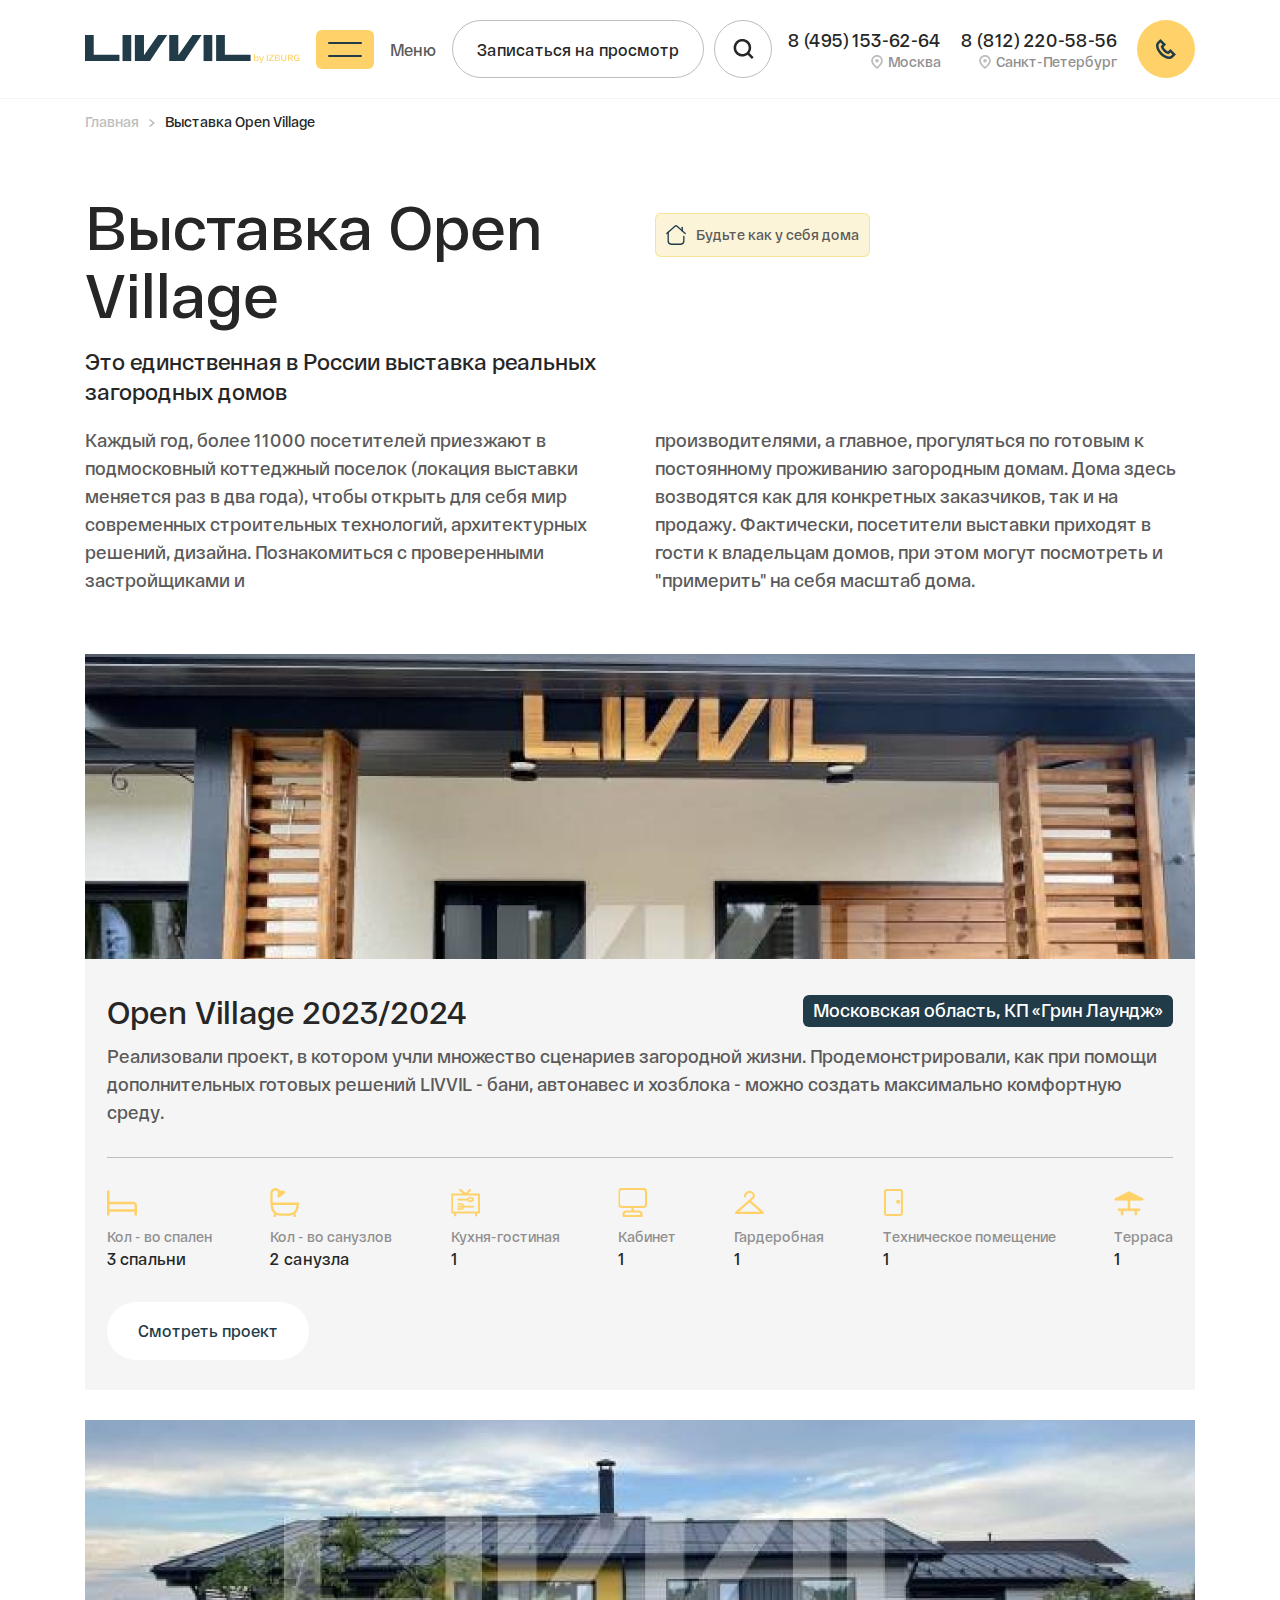
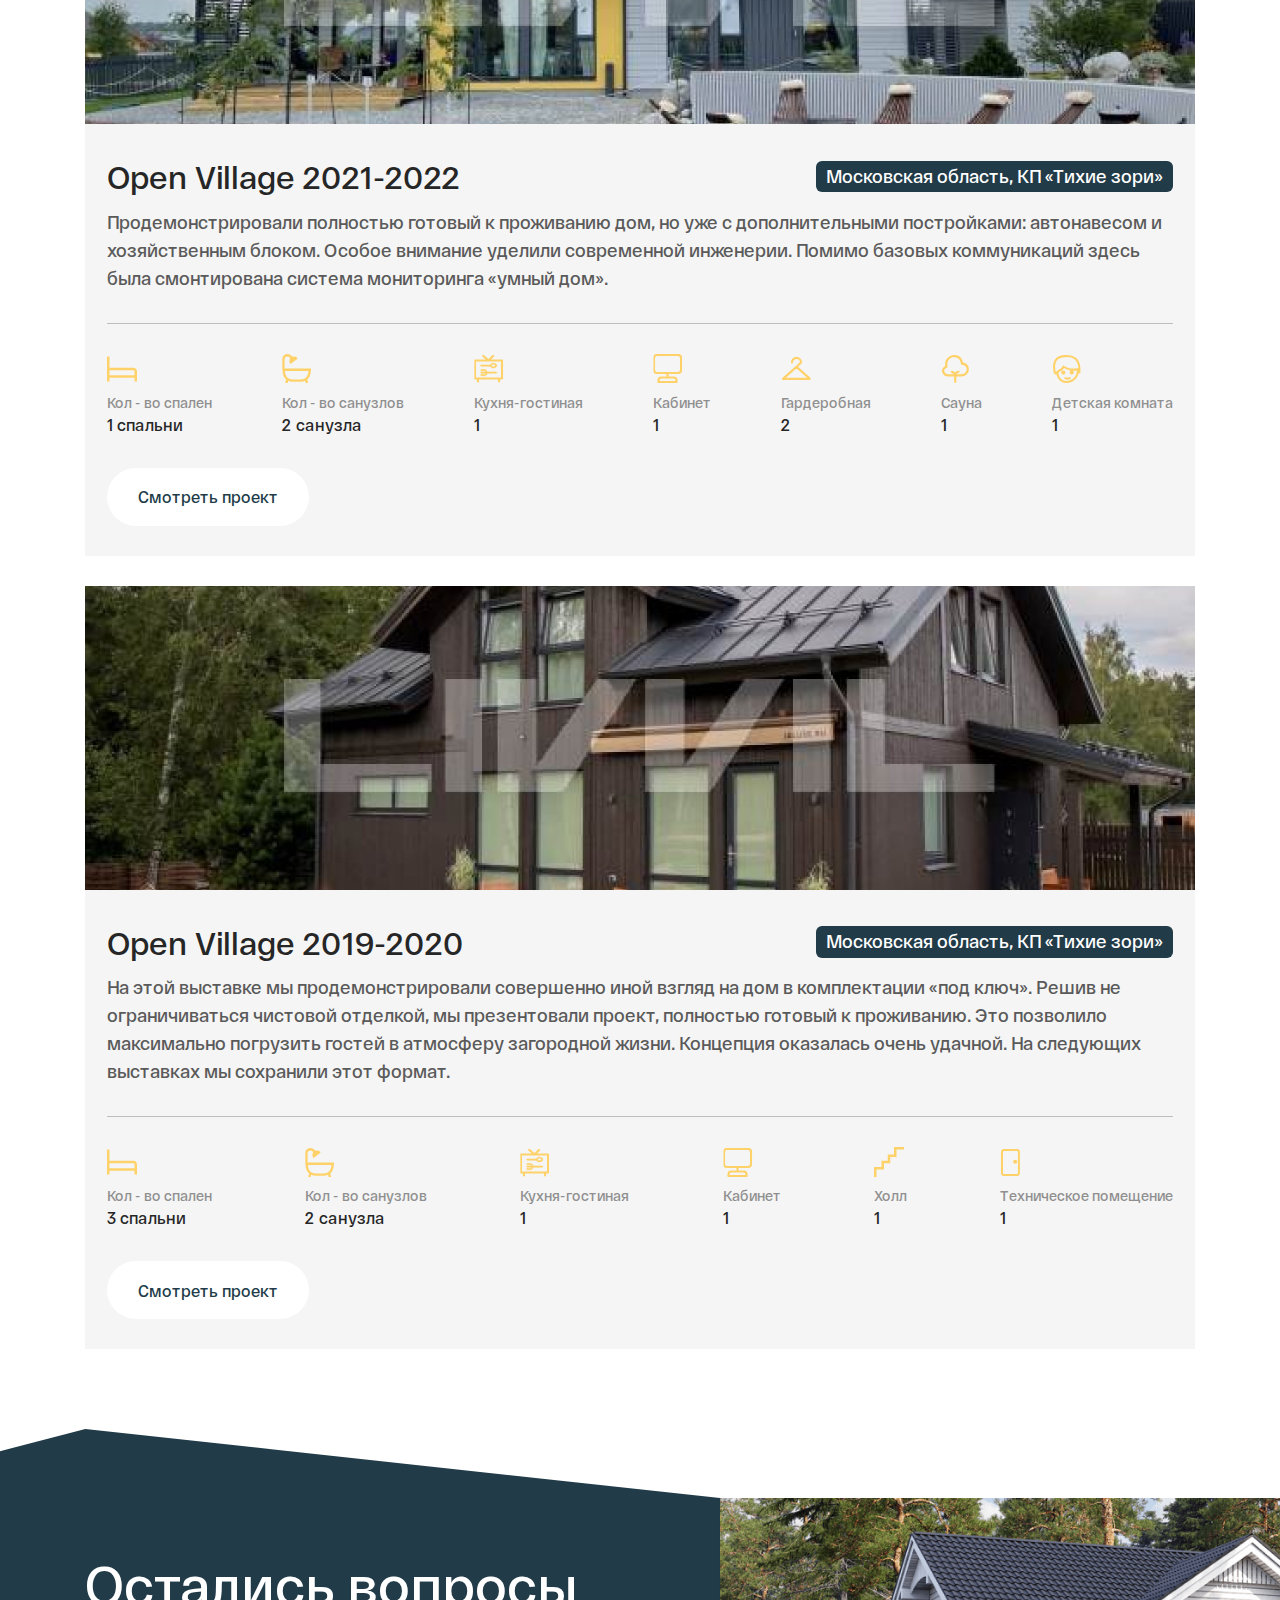
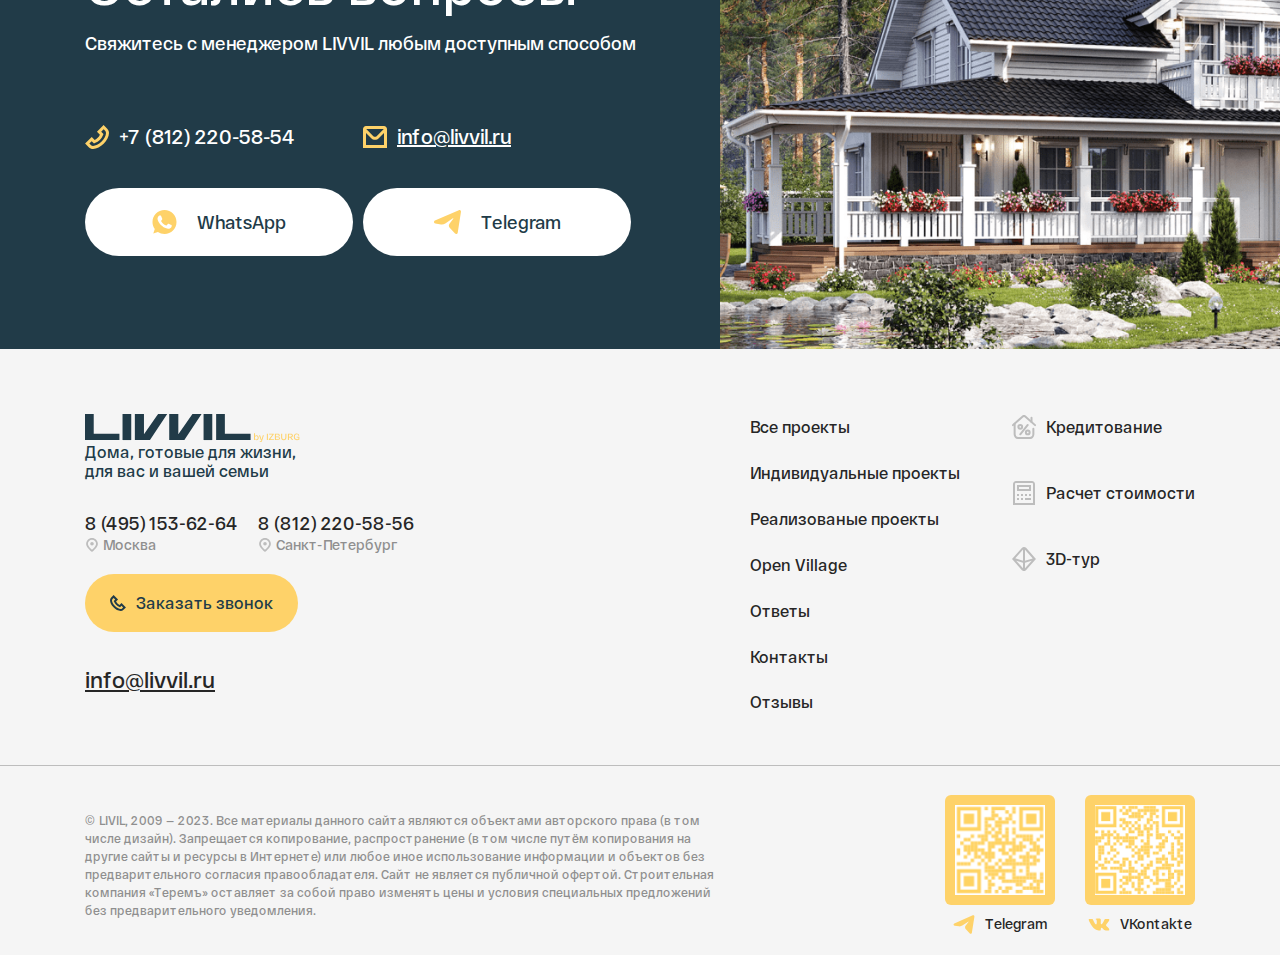
<file: exhibition.html>
<!DOCTYPE html>
<!--[if lt IE 7]><html lang="ru" class="lt-ie9 lt-ie8 lt-ie7"><![endif]-->
<!--[if IE 7]><html lang="ru" class="lt-ie9 lt-ie8"><![endif]-->
<!--[if IE 8]><html lang="ru" class="lt-ie9"><![endif]-->
<!--[if gt IE 8]><!-->
<html lang="ru">
<!--<![endif]-->
<head>
  <meta charset="utf-8">
  <title>Default</title>
  <meta name="description" content="">
  <meta http-equiv="X-UA-Compatible" content="IE=edge">
  <meta name="viewport" content="width=device-width, initial-scale=1.0">
  <!-- <link rel="shortcut icon" type="image/x-icon" href="favicon.ico"> -->

  <!-- Fonts -->
  <link rel="stylesheet" href="fonts/stylesheet.css">
  <!-- Fonts END -->

  <!-- Libs -->
  <link rel="stylesheet" href="libs/bootstrap/bootstrap-grid.min.css">
  <link rel="stylesheet" href="libs/swiper/swiper.min.css">
  <link rel="stylesheet" href="libs/magnific-popup/magnific-popup.css">
  <!-- Libs END -->

  <link rel="stylesheet" href="css/reset.css">
  <link rel="stylesheet" href="css/main.css">
  <link rel="stylesheet" href="css/media.css">
</head>
<body>
  <div class="wrapper fx-column">
    
    <!-- Header -->

    <header class="header">
      <div class="container d-flex align-items-center justify-content-between">

        <!-- Logo -->

        <a href="#" class="logo">
          <img class="d-none d-lg-block" src="img/logo.svg" alt="Logo">
          <img class="d-lg-none" src="img/logo-mb.svg" alt="Logo">
        </a>

        <!-- Toggle -->

        <div class="toggle d-flex align-items-center">
          <button class="toggle__nav speed">
            <span></span>
            <span></span>
          </button>
          <span class="toggle__name">Меню</span>
        </div>

        <!-- Btns -->

        <div class="header__btns d-flex align-items-center">
          <a href="#" class="btn btn--borderGray flex-center d-none d-xl-flex">Записаться на просмотр</a>
          <a href="#" class="btn btn--borderGray btn--round flex-center header__btn-search">
            <svg viewBox="0 0 21 20" fill="none" xmlns="http://www.w3.org/2000/svg">
              <path d="M16.4168 13.98C17.7473 12.202 18.3548 9.98603 18.1171 7.77813C17.8794 5.57023 16.8141 3.53435 15.1357 2.08029C13.4573 0.626229 11.2904 -0.138038 9.07115 -0.0586689C6.85191 0.0207 4.74512 0.937812 3.17488 2.50805C1.60464 4.0783 0.687524 6.18508 0.608155 8.40432C0.528787 10.6236 1.29305 12.7905 2.74711 14.4689C4.20117 16.1473 6.23706 17.2126 8.44496 17.4503C10.6529 17.688 12.8688 17.0804 14.6468 15.75L18.8968 20L20.6668 18.2333L16.4168 13.98ZM9.41683 15C8.18069 15 6.97232 14.6334 5.94451 13.9467C4.9167 13.2599 4.11563 12.2838 3.64258 11.1418C3.16953 9.99973 3.04576 8.74307 3.28692 7.53069C3.52808 6.31831 4.12333 5.20466 4.99741 4.33058C5.87149 3.45651 6.98513 2.86125 8.19751 2.62009C9.40989 2.37894 10.6666 2.50271 11.8086 2.97575C12.9506 3.4488 13.9268 4.24988 14.6135 5.27769C15.3003 6.30549 15.6668 7.51387 15.6668 8.75C15.6653 10.4071 15.0063 11.9959 13.8345 13.1677C12.6628 14.3395 11.074 14.9985 9.41683 15Z"/>
            </svg>
          </a>
        </div>

        <!-- Relations -->
        
        <div class="relations d-flex align-items-center">
          <div class="relations__item">
            <p class="relations__tel"><a href="tel:84951536264">8 (495) 153-62-64</a></p>
            <div class="relations__address"><i class="i-marker"></i>Москва</div>
          </div>
          <div class="relations__item">
            <p class="relations__tel"><a href="tel:88122205856">8 (812) 220-58-56</a></p>
            <div class="relations__address"><i class="i-marker"></i>Санкт-Петербург</div>
          </div>
          <div class="relations__item">
            <a href="#" class="btn btn--round btn--primary flex-center phone">
              <svg viewBox="0 0 20 20" fill="none" xmlns="http://www.w3.org/2000/svg">
                <path d="M1.46745 3.11666L4.50912 0.0749969L10.0424 5.60833L7.57578 8.075C8.54245 10.0833 9.97578 11.5167 11.9174 12.4333L14.3924 9.95833L19.9258 15.4917L16.8924 18.525C15.9424 19.475 14.6674 20 13.2924 20C7.33412 20 0.00911522 12.675 0.00911522 6.71666C0.00911522 5.34166 0.534115 4.05833 1.47578 3.11666H1.46745ZM13.2841 17.5C13.9924 17.5 14.6424 17.2417 15.1174 16.7583L16.3841 15.4917L14.3841 13.4917L12.5091 15.3667L11.7508 15.075C8.54245 13.85 6.24245 11.5583 4.92578 8.25833L4.61745 7.49166L6.50911 5.6L4.50912 3.6L3.23411 4.86666C2.75912 5.34166 2.50078 5.99166 2.50078 6.7C2.50078 11.6 9.12578 17.4833 13.2841 17.4833V17.5Z"/>
              </svg>
            </a>
          </div>
        </div>
        
      </div>
      <div class="navbar">
        <div class="navbar__head">
          <div class="container d-flex align-items-center">
            <div class="navbar__logo d-sm-flex align-items-end">
              <a href="#"><img src="img/logo-white.svg" alt="Logo"></a><span>Дома, готовые для жизни, для вас и вашей семьи</span>
            </div>
            <div class="relations__item d-lg-none">
              <a href="#" class="btn btn--round btn--primary flex-center phone">
                <svg viewBox="0 0 20 20" fill="none" xmlns="http://www.w3.org/2000/svg">
                  <path d="M1.46745 3.11666L4.50912 0.0749969L10.0424 5.60833L7.57578 8.075C8.54245 10.0833 9.97578 11.5167 11.9174 12.4333L14.3924 9.95833L19.9258 15.4917L16.8924 18.525C15.9424 19.475 14.6674 20 13.2924 20C7.33412 20 0.00911522 12.675 0.00911522 6.71666C0.00911522 5.34166 0.534115 4.05833 1.47578 3.11666H1.46745ZM13.2841 17.5C13.9924 17.5 14.6424 17.2417 15.1174 16.7583L16.3841 15.4917L14.3841 13.4917L12.5091 15.3667L11.7508 15.075C8.54245 13.85 6.24245 11.5583 4.92578 8.25833L4.61745 7.49166L6.50911 5.6L4.50912 3.6L3.23411 4.86666C2.75912 5.34166 2.50078 5.99166 2.50078 6.7C2.50078 11.6 9.12578 17.4833 13.2841 17.4833V17.5Z"></path>
                </svg>
              </a>
            </div>
            <a href="#" class="btn btn--borderGray btn--round flex-center header__btn-search d-lg-none">
              <svg viewBox="0 0 21 20" xmlns="http://www.w3.org/2000/svg">
                <path d="M16.4168 13.98C17.7473 12.202 18.3548 9.98603 18.1171 7.77813C17.8794 5.57023 16.8141 3.53435 15.1357 2.08029C13.4573 0.626229 11.2904 -0.138038 9.07115 -0.0586689C6.85191 0.0207 4.74512 0.937812 3.17488 2.50805C1.60464 4.0783 0.687524 6.18508 0.608155 8.40432C0.528787 10.6236 1.29305 12.7905 2.74711 14.4689C4.20117 16.1473 6.23706 17.2126 8.44496 17.4503C10.6529 17.688 12.8688 17.0804 14.6468 15.75L18.8968 20L20.6668 18.2333L16.4168 13.98ZM9.41683 15C8.18069 15 6.97232 14.6334 5.94451 13.9467C4.9167 13.2599 4.11563 12.2838 3.64258 11.1418C3.16953 9.99973 3.04576 8.74307 3.28692 7.53069C3.52808 6.31831 4.12333 5.20466 4.99741 4.33058C5.87149 3.45651 6.98513 2.86125 8.19751 2.62009C9.40989 2.37894 10.6666 2.50271 11.8086 2.97575C12.9506 3.4488 13.9268 4.24988 14.6135 5.27769C15.3003 6.30549 15.6668 7.51387 15.6668 8.75C15.6653 10.4071 15.0063 11.9959 13.8345 13.1677C12.6628 14.3395 11.074 14.9985 9.41683 15Z"/>
              </svg>
            </a>
            <button class="close close--navbar flex-center">
              <svg viewBox="0 0 30 30" fill="none" xmlns="http://www.w3.org/2000/svg">
                <path d="M30 2.33334L27.6667 0L15 12.6667L2.33332 0L0 2.33334L12.6667 15L0 27.6667L2.33332 30L15 17.3333L27.6667 30L30 27.6667L17.3333 15L30 2.33334Z"/>
              </svg>
            </button>
          </div>
        </div>
        <div class="container navbar__body">
          <nav class="nav d-lg-flex">
            <ul class="nav__list nav__list--primary">
              <li><a href="#">Все проекты</a></li>
              <li><a href="#">Индивидуальные проекты</a></li>
              <li><a href="#">Реализованые проекты</a></li>
              <li><a href="#">Open Village</a></li>
            </ul>
            <ul class="nav__list nav__list--second">
              <li><a href="#">
                <svg class="nav__percent" viewBox="0 0 24 24" fill="none" xmlns="http://www.w3.org/2000/svg">
                  <path d="M8.25 13.6875C9.28553 13.6875 10.125 12.848 10.125 11.8125C10.125 10.777 9.28553 9.9375 8.25 9.9375C7.21447 9.9375 6.375 10.777 6.375 11.8125C6.375 12.848 7.21447 13.6875 8.25 13.6875Z" stroke="#8F8F8F" stroke-width="2" stroke-miterlimit="10" stroke-linecap="round" stroke-linejoin="round"/>
                  <path d="M15.75 19.3125C16.7855 19.3125 17.625 18.473 17.625 17.4375C17.625 16.402 16.7855 15.5625 15.75 15.5625C14.7145 15.5625 13.875 16.402 13.875 17.4375C13.875 18.473 14.7145 19.3125 15.75 19.3125Z" stroke="#8F8F8F" stroke-width="2" stroke-miterlimit="10" stroke-linecap="round" stroke-linejoin="round"/>
                  <path d="M15.75 9.9375L8.25 19.3125" stroke="#8F8F8F" stroke-width="2" stroke-miterlimit="10" stroke-linecap="round" stroke-linejoin="round"/>
                  <path d="M2.625 8.64453V19.3128C2.625 21.3839 4.30392 23.0628 6.375 23.0628H17.625C19.6961 23.0628 21.375 21.3839 21.375 19.3128V13.6633" stroke="#8F8F8F" stroke-width="2" stroke-miterlimit="10" stroke-linecap="round" stroke-linejoin="round"/>
                  <path d="M0.9375 10.125L10.7541 1.41127C11.0853 1.11656 11.5218 0.9375 12 0.9375C12.4782 0.9375 12.9147 1.11656 13.2459 1.41127L23.0625 10.125" stroke="#8F8F8F" stroke-width="2" stroke-miterlimit="10" stroke-linecap="round" stroke-linejoin="round"/>
                  <path d="M19.5 2.8125V6.97589" stroke="#8F8F8F" stroke-width="2" stroke-miterlimit="10" stroke-linecap="round" stroke-linejoin="round"/>
                </svg>
              Кредитование</a></li>
              <li><a href="#">
                <svg class="nav__calc" viewBox="0 0 24 24" fill="none" xmlns="http://www.w3.org/2000/svg">
                  <path d="M1 24H23V3C23 2.20435 22.6839 1.44129 22.1213 0.87868C21.5587 0.31607 20.7956 0 20 0L4 0C3.20435 0 2.44129 0.31607 1.87868 0.87868C1.31607 1.44129 1 2.20435 1 3V24ZM3 3C3 2.73478 3.10536 2.48043 3.29289 2.29289C3.48043 2.10536 3.73478 2 4 2H20C20.2652 2 20.5196 2.10536 20.7071 2.29289C20.8946 2.48043 21 2.73478 21 3V22H3V3ZM5 10H19V4H5V10ZM7 6H17V8H7V6ZM5 13H7V15H5V13ZM9 13H11V15H9V13ZM15 13V15H13V13H15ZM5 17H7V19H5V17ZM9 17H11V19H9V17ZM17 13H19V15H17V13ZM13 17H19V19H13V17Z" fill="#8F8F8F"/>
                </svg>
              Расчет стоимости</a></li>
              <li><a href="#">
                <svg class="nav__3d" viewBox="0 0 24 24" fill="none" xmlns="http://www.w3.org/2000/svg">
                  <path d="M14.1094 0.86676C13.5353 0.312554 12.766 0.00683332 11.968 0.0158176C11.1701 0.0248018 10.4079 0.347768 9.84639 0.914761L0.0253906 11.9998L9.89139 23.1328C10.1687 23.4088 10.4977 23.6274 10.8596 23.7762C11.2215 23.925 11.6091 24.0009 12.0004 23.9998C12.4026 23.9989 12.8005 23.9174 13.1707 23.7601C13.5408 23.6027 13.8757 23.3728 14.1554 23.0838L23.9604 11.9998L14.1094 0.86676ZM20.7384 11.3758L13.0004 13.6618V2.62776L20.7384 11.3758ZM11.0004 2.62376V13.6618L3.25339 11.3728L11.0004 2.62376ZM4.25039 13.7528L11.0004 15.7468V21.3728L4.25039 13.7528ZM13.0004 21.3748V15.7468L19.7364 13.7568L13.0004 21.3748Z" fill="#8F8F8F"/>
                </svg>
              3D-тур</a></li>
              <li><a href="#">Ответы</a></li>
              <li><a href="#">Контакты</a></li>
              <li><a href="#">Отзывы</a></li>
            </ul>
          </nav>
          <div class="navbar__info d-flex align-items-center">
            <div class="relations__item d-none d-lg-block">
              <p class="relations__tel"><a href="tel:84951536264">8 (495) 153-62-64</a></p>
              <div class="relations__address"><i class="i-marker-yellow"></i>Москва</div>
            </div>
            <div class="relations__item d-none d-lg-block">
              <p class="relations__tel"><a href="tel:88122205856">8 (812) 220-58-56</a></p>
              <div class="relations__address"><i class="i-marker-yellow"></i>Санкт-Петербург</div>
            </div>
            <div class="navbar__btn">
              <a href="#" class="btn btn--primary flex-center">
                <svg width="16" height="16" viewBox="0 0 16 16" xmlns="http://www.w3.org/2000/svg">
                  <path d="M1.17376 2.4929L3.6071 0.0595703L8.03376 4.48624L6.06043 6.45957C6.83376 8.06624 7.98043 9.2129 9.53376 9.94624L11.5138 7.96624L15.9404 12.3929L13.5138 14.8196C12.7538 15.5796 11.7338 15.9996 10.6338 15.9996C5.8671 15.9996 0.00709629 10.1396 0.00709629 5.3729C0.00709629 4.2729 0.427096 3.24624 1.18043 2.4929H1.17376ZM10.6271 13.9996C11.1938 13.9996 11.7138 13.7929 12.0938 13.4062L13.1071 12.3929L11.5071 10.7929L10.0071 12.2929L9.40043 12.0596C6.83376 11.0796 4.99376 9.24624 3.94043 6.60624L3.69376 5.9929L5.2071 4.47957L3.6071 2.87957L2.5871 3.8929C2.2071 4.2729 2.00043 4.7929 2.00043 5.35957C2.00043 9.27957 7.30043 13.9862 10.6271 13.9862V13.9996Z"/>
                </svg>Заказать звонок
              </a>
            </div>
          </div>
          <i class="navbar__img triangle-top-left-big d-none d-lg-block" style="background: url(img/other/navbar.png) center/cover no-repeat;"></i>
        </div>
      </div>
    </header>
    
    <!-- Main -->

    <main class="main">

      <!-- Breadcrumb -->

      <nav class="breadcrumb">
        <div class="container">
          <ul>
            <li class="breadcrumb__item">
              <a href="#">Главная</a>
            </li>
            <li class="breadcrumb__item active">
              Выставка Open Village
            </li>
          </ul>
        </div>
      </nav>

      <!-- Exhibition -->

      <section class="exhibition">
        <div class="container">

          <!-- Row -->

          <div class="row exhibition__heading">
            <div class="col-12 col-lg-6 order-lg-2">
              <div class="upping d-flex">
                <span class="upping__inner"><i class="i-home"></i>Будьте как у себя дома</span>
              </div>
            </div>
            <div class="col-12 col-lg-6 order-lg-1">
              <div class="title">
                <h1>Выставка Open Village</h1>
              </div>
              <p class="exhibition__subtitle">Это единственная в России выставка реальных загородных домов</p>
            </div>
          </div>

          <!-- Row -->

          <div class="row exhibition__text">
            <div class="col-12 col-lg-6">
              <div class="paragraph paragraph--big">
                <p>Каждый год, более 11000 посетителей приезжают в подмосковный коттеджный поселок (локация выставки меняется раз в два года), чтобы открыть для себя мир современных строительных технологий, архитектурных решений, дизайна. Познакомиться с проверенными застройщиками и</p>
              </div>
            </div>
            <div class="col-12 col-lg-6">
              <div class="paragraph paragraph--big">
                <p>производителями, а главное, прогуляться по готовым к постоянному проживанию загородным домам. Дома здесь возводятся как для конкретных заказчиков, так и на продажу. Фактически, посетители выставки приходят в гости к владельцам домов, при этом могут посмотреть и "примерить" на себя масштаб дома.</p>
              </div>
            </div>
          </div>

          <!-- Exhibition list -->

          <div class="exhibition__list">
            <div class="exhibition__item">
              <i class="exhibition__img" style="background: url('img/other/exhibition-1.jpg') center/cover no-repeat;"></i>
              <div class="exhibition__inner">
                <div class="exhibition__head d-lg-flex align-items-center justify-content-between">
                  <span class="exhibition__address order-lg-2 text-crop">Московская область, КП «Грин Лаундж»</span>
                  <div class="title mb-0 text-crop order-lg-1">
                    <h3 class="text-crop">Open Village 2023/2024</h3>
                  </div>
                </div>
                <div class="paragraph paragraph--big">
                  <p>Реализовали проект, в котором учли множество сценариев загородной жизни. Продемонстрировали, как при помощи дополнительных готовых решений LIVVIL - бани, автонавес и хозблока - можно создать максимально комфортную среду.</p>
                </div>
                <div class="exhibition__info">
                  <div class="row justify-content-lg-between">
                    <div class="col-6 col-sm-3 col-lg-auto">
                      <div class="exhibition__info-item">
                        <i class="i-exhibition__info-1"></i>
                        <span>Кол - во спален</span>
                        <p>3 спальни</p>
                      </div>
                    </div>
                    <div class="col-6 col-sm-3 col-lg-auto">
                      <div class="exhibition__info-item">
                        <i class="i-exhibition__info-2"></i>
                        <span>Кол - во санузлов</span>
                        <p>2 санузла</p>
                      </div>
                    </div>
                    <div class="col-6 col-sm-3 col-lg-auto">
                      <div class="exhibition__info-item">
                        <i class="i-exhibition__info-3"></i>
                        <span>Кухня-гостиная</span>
                        <p>1</p>
                      </div>
                    </div>
                    <div class="col-6 col-sm-3 col-lg-auto">
                      <div class="exhibition__info-item">
                        <i class="i-exhibition__info-4"></i>
                        <span>Кабинет</span>
                        <p>1</p>
                      </div>
                    </div>
                    <div class="col-6 col-sm-3 col-lg-auto">
                      <div class="exhibition__info-item">
                        <i class="i-exhibition__info-5"></i>
                        <span>Гардеробная</span>
                        <p>1</p>
                      </div>
                    </div>
                    <div class="col-6 col-sm-3 col-lg-auto">
                      <div class="exhibition__info-item">
                        <i class="i-exhibition__info-6"></i>
                        <span>Техническое помещение</span>
                        <p>1</p>
                      </div>
                    </div>
                    <div class="col-6 col-sm-3 col-lg-auto">
                      <div class="exhibition__info-item">
                        <i class="i-exhibition__info-7"></i>
                        <span>Терраса</span>
                        <p>1</p>
                      </div>
                    </div>
                  </div>
                </div>
                <div class="exhibition__btn fx">
                  <a href="#" class="btn btn--second flex-center">Смотреть проект</a>
                </div>
              </div>
            </div>
            <div class="exhibition__item">
              <i class="exhibition__img" style="background: url('img/other/exhibition-2.jpg') center/cover no-repeat;"></i>
              <div class="exhibition__inner">
                <div class="exhibition__head d-lg-flex align-items-center justify-content-between">
                  <span class="exhibition__address order-lg-2 text-crop">Московская область, КП «Тихие зори»</span>
                  <div class="title mb-0 text-crop order-lg-1">
                    <h3 class="text-crop">Open Village 2021-2022</h3>
                  </div>
                </div>
                <div class="paragraph paragraph--big">
                  <p>Продемонстрировали полностью готовый к проживанию дом, но уже с дополнительными постройками: автонавесом и хозяйственным блоком. Особое внимание уделили современной инженерии. Помимо базовых коммуникаций здесь была смонтирована система мониторинга «умный дом».</p>
                </div>
                <div class="exhibition__info">
                  <div class="row justify-content-lg-between">
                    <div class="col-6 col-sm-3 col-lg-auto">
                      <div class="exhibition__info-item">
                        <i class="i-exhibition__info-1"></i>
                        <span>Кол - во спален</span>
                        <p>1 спальни</p>
                      </div>
                    </div>
                    <div class="col-6 col-sm-3 col-lg-auto">
                      <div class="exhibition__info-item">
                        <i class="i-exhibition__info-2"></i>
                        <span>Кол - во санузлов</span>
                        <p>2 санузла</p>
                      </div>
                    </div>
                    <div class="col-6 col-sm-3 col-lg-auto">
                      <div class="exhibition__info-item">
                        <i class="i-exhibition__info-3"></i>
                        <span>Кухня-гостиная</span>
                        <p>1</p>
                      </div>
                    </div>
                    <div class="col-6 col-sm-3 col-lg-auto">
                      <div class="exhibition__info-item">
                        <i class="i-exhibition__info-4"></i>
                        <span>Кабинет</span>
                        <p>1</p>
                      </div>
                    </div>
                    <div class="col-6 col-sm-3 col-lg-auto">
                      <div class="exhibition__info-item">
                        <i class="i-exhibition__info-5"></i>
                        <span>Гардеробная</span>
                        <p>2</p>
                      </div>
                    </div>
                    <div class="col-6 col-sm-3 col-lg-auto">
                      <div class="exhibition__info-item">
                        <i class="i-exhibition__info-8"></i>
                        <span>Сауна</span>
                        <p>1</p>
                      </div>
                    </div>
                    <div class="col-6 col-sm-3 col-lg-auto">
                      <div class="exhibition__info-item">
                        <i class="i-exhibition__info-9"></i>
                        <span>Детская комната</span>
                        <p>1</p>
                      </div>
                    </div>
                  </div>
                </div>
                <div class="exhibition__btn fx">
                  <a href="#" class="btn btn--second flex-center">Смотреть проект</a>
                </div>
              </div>
            </div>
            <div class="exhibition__item">
              <i class="exhibition__img" style="background: url('img/other/exhibition-3.jpg') center/cover no-repeat;"></i>
              <div class="exhibition__inner">
                <div class="exhibition__head d-lg-flex align-items-center justify-content-between">
                  <span class="exhibition__address order-lg-2 text-crop">Московская область, КП «Тихие зори»</span>
                  <div class="title mb-0 text-crop order-lg-1">
                    <h3 class="text-crop">Open Village 2019-2020</h3>
                  </div>
                </div>
                <div class="paragraph paragraph--big">
                  <p>На этой выставке мы продемонстрировали совершенно иной взгляд на дом в комплектации «под ключ». Решив не ограничиваться чистовой отделкой, мы презентовали проект, полностью готовый к проживанию. Это позволило максимально погрузить гостей в атмосферу загородной жизни. Концепция оказалась очень удачной. На следующих выставках мы сохранили этот формат.</p>
                </div>
                <div class="exhibition__info">
                  <div class="row justify-content-lg-between">
                    <div class="col-6 col-sm-3 col-lg-auto">
                      <div class="exhibition__info-item">
                        <i class="i-exhibition__info-1"></i>
                        <span>Кол - во спален</span>
                        <p>3 спальни</p>
                      </div>
                    </div>
                    <div class="col-6 col-sm-3 col-lg-auto">
                      <div class="exhibition__info-item">
                        <i class="i-exhibition__info-2"></i>
                        <span>Кол - во санузлов</span>
                        <p>2 санузла</p>
                      </div>
                    </div>
                    <div class="col-6 col-sm-3 col-lg-auto">
                      <div class="exhibition__info-item">
                        <i class="i-exhibition__info-3"></i>
                        <span>Кухня-гостиная</span>
                        <p>1</p>
                      </div>
                    </div>
                    <div class="col-6 col-sm-3 col-lg-auto">
                      <div class="exhibition__info-item">
                        <i class="i-exhibition__info-4"></i>
                        <span>Кабинет</span>
                        <p>1</p>
                      </div>
                    </div>
                    <div class="col-6 col-sm-3 col-lg-auto">
                      <div class="exhibition__info-item">
                        <i class="i-exhibition__info-10"></i>
                        <span>Холл</span>
                        <p>1</p>
                      </div>
                    </div>
                    <div class="col-6 col-sm-3 col-lg-auto">
                      <div class="exhibition__info-item">
                        <i class="i-exhibition__info-6"></i>
                        <span>Техническое помещение</span>
                        <p>1</p>
                      </div>
                    </div>
                  </div>
                </div>
                <div class="exhibition__btn fx">
                  <a href="#" class="btn btn--second flex-center">Смотреть проект</a>
                </div>
              </div>
            </div>
          </div>

        </div>
      </section>
      
      <!-- Questions -->

      <section class="questions bg-triangle">
        <div class="container">
          <span class="bg-triangle__layer bg-triangle__layer--small">
            <svg viewBox="0 0 1116 609" xmlns="http://www.w3.org/2000/svg">
              <path d="M0 609V85.6273L329 0L1116 85.6273V609H0Z"/>
            </svg>
          </span>

          <!-- Box -->

          <div class="questions__box bg-triangle__box">
            <div class="title">
              <h2>Остались вопросы</h2>
              <p class="questions__subtitle">Свяжитесь с менеджером LIVVIL любым доступным способом</p>
            </div>
            <div class="questions__group d-sm-flex">
              <div class="questions__cont"><a href="tel:+78122205854"><i class="i-tel"></i>+7 (812) 220-58-54</a></div>
              <div class="questions__cont questions__cont--email"><a href="mailto:info@livvil.ru"><i class="i-email"></i>info@livvil.ru</a></div>
            </div>
            <div class="questions__btns d-sm-flex">
              <a href="#" class="btn btn--big btn--second btn--wt flex-center">
                <svg width="25" height="24" viewBox="0 0 25 24" fill="none" xmlns="http://www.w3.org/2000/svg">
                  <path d="M12.503 0H12.497C5.8805 0 0.5 5.382 0.5 12C0.5 14.625 1.346 17.058 2.7845 19.0335L1.289 23.4915L5.9015 22.017C7.799 23.274 10.0625 24 12.503 24C19.1195 24 24.5 18.6165 24.5 12C24.5 5.3835 19.1195 0 12.503 0Z" fill="#FED269"/>
                  <path d="M19.4858 16.9453C19.1963 17.7628 18.0473 18.4408 17.1308 18.6388C16.5038 18.7723 15.6848 18.8788 12.9278 17.7358C9.40132 16.2748 7.13032 12.6913 6.95332 12.4588C6.78382 12.2263 5.52832 10.5613 5.52832 8.83928C5.52832 7.11728 6.40282 6.27878 6.75532 5.91878C7.04482 5.62328 7.52332 5.48828 7.98232 5.48828C8.13082 5.48828 8.26432 5.49578 8.38432 5.50178C8.73682 5.51678 8.91382 5.53778 9.14632 6.09428C9.43582 6.79178 10.1408 8.51378 10.2248 8.69078C10.3103 8.86778 10.3958 9.10778 10.2758 9.34028C10.1633 9.58028 10.0643 9.68678 9.88732 9.89078C9.71032 10.0948 9.54232 10.2508 9.36532 10.4698C9.20332 10.6603 9.02032 10.8643 9.22432 11.2168C9.42832 11.5618 10.1333 12.7123 11.1713 13.6363C12.5108 14.8288 13.5968 15.2098 13.9853 15.3718C14.2748 15.4918 14.6198 15.4633 14.8313 15.2383C15.0998 14.9488 15.4313 14.4688 15.7688 13.9963C16.0088 13.6573 16.3118 13.6153 16.6298 13.7353C16.9538 13.8478 18.6683 14.6953 19.0208 14.8708C19.3733 15.0478 19.6058 15.1318 19.6913 15.2803C19.7753 15.4288 19.7753 16.1263 19.4858 16.9453Z" fill="#fff"/>
                </svg>
              WhatsApp</a>
              <a href="#" class="btn btn--big btn--second flex-center">
                <svg width="27" height="24" viewBox="0 0 27 24" xmlns="http://www.w3.org/2000/svg">
                  <path d="M0.937378 10.5784L24.8305 0.131544C25.9541 -0.359734 27.1716 0.59624 26.98 1.81935L23.7131 22.6735C23.5113 23.9616 21.9356 24.4543 21.0506 23.5059L15.6895 17.7606C14.6381 16.6339 14.5557 14.8999 15.4954 13.6764L19.2807 8.7476C19.4971 8.46583 19.1554 8.09516 18.8625 8.29395L11.3364 13.402C10.0592 14.2688 8.50956 14.6254 6.98746 14.4026L1.33109 13.575C-0.218433 13.3483 -0.49979 11.2068 0.937378 10.5784Z"/>
                </svg>
              Telegram</a>
            </div>
          </div>
          
        </div>
        <span class="bg-triangle__img questions__img" style="background: url('img/other/questions.png') center/cover no-repeat;"></span>
      </section>
      
    </main>

    <!-- Footer -->

    <footer class="footer">
      <div class="container">

        <!-- Body -->

        <div class="row footer__body">
          <div class="col-12 col-lg-6 col-xl-7">
            <div class="footer__logo fx">
              <a href="#" class="logo">
                <img src="img/logo.svg" alt="Logo">
                <p>Дома, готовые для жизни, для вас и вашей семьи</p>
              </a>
            </div>
            <div class="footer__relations d-flex">
              <div class="relations__item">
                <p class="relations__tel"><a href="tel:84951536264">8 (495) 153-62-64</a></p>
                <div class="relations__address"><i class="i-marker"></i>Москва</div>
              </div>
              <div class="relations__item">
                <p class="relations__tel"><a href="tel:88122205856">8 (812) 220-58-56</a></p>
                <div class="relations__address"><i class="i-marker"></i>Санкт-Петербург</div>
              </div>
            </div>
            <div class="footer__bell d-flex"><a href="#" class="btn btn--primary flex-center">
              <svg width="16" height="16" viewBox="0 0 16 16" fill="none" xmlns="http://www.w3.org/2000/svg">
                <path d="M1.17376 2.4929L3.6071 0.0595703L8.03376 4.48624L6.06043 6.45957C6.83376 8.06624 7.98043 9.2129 9.53376 9.94624L11.5138 7.96624L15.9404 12.3929L13.5138 14.8196C12.7538 15.5796 11.7338 15.9996 10.6338 15.9996C5.8671 15.9996 0.00709629 10.1396 0.00709629 5.3729C0.00709629 4.2729 0.427096 3.24624 1.18043 2.4929H1.17376ZM10.6271 13.9996C11.1938 13.9996 11.7138 13.7929 12.0938 13.4062L13.1071 12.3929L11.5071 10.7929L10.0071 12.2929L9.40043 12.0596C6.83376 11.0796 4.99376 9.24624 3.94043 6.60624L3.69376 5.9929L5.2071 4.47957L3.6071 2.87957L2.5871 3.8929C2.2071 4.2729 2.00043 4.7929 2.00043 5.35957C2.00043 9.27957 7.30043 13.9862 10.6271 13.9862V13.9996Z"/>
              </svg>
            Заказать звонок</a></div>
            <div class="footer__email"><a href="mailto:info@livvil.ru">info@livvil.ru</a></div>
          </div>
          <div class="col-12 col-lg-6 col-xl-5">
            <div class="footer__group d-flex justify-content-between">
              <ul class="footer__nav">
                <li><a href="#">Все проекты</a></li>
                <li><a href="#">Индивидуальные проекты</a></li>
                <li><a href="#">Реализованые проекты</a></li>
                <li><a href="#">Open Village</a></li>
                <li><a href="#">Ответы</a></li>
                <li><a href="#">Контакты</a></li>
                <li><a href="#">Отзывы</a></li>
              </ul>
              <ul class="footer__nav footer__nav--second">
                <li><a href="#"><i class="i-percent-gray"></i>Кредитование</a></li>
                <li><a href="#"><i class="i-calc"></i>Расчет стоимости</a></li>
                <li><a href="#"><i class="i-3d"></i>3D-тур</a></li>
              </ul>
            </div>
          </div>
        </div>

        <!-- Bott -->

        <div class="row footer__bott align-items-center">
          <div class="col-12 col-lg-5 order-lg-2">
            <div class="footer__cont d-flex justify-content-lg-end">
              <div class="footer__cont-item">
                <a href="#" class="footer__cont-qr"><img src="img/other/qr-footer-1.png" alt="Img"></a>
                <div class="footer__cont-name">
                  <a href="#"><i class="i-tg"></i>Telegram</a>
                </div>
              </div>
              <div class="footer__cont-item">
                <a href="#" class="footer__cont-qr"><img src="img/other/qr-footer-2.png" alt="Img"></a>
                <div class="footer__cont-name">
                  <a href="#"><i class="i-vk"></i>VKontakte</a>
                </div>
              </div>
            </div>
          </div>
          <div class="col-12 col-lg-7 order-lg-1">
            <p class="copyright">© LIVIL, 2009 — 2023. Все материалы данного сайта являются объектами авторского права (в том числе дизайн). Запрещается копирование, распространение (в том числе путём копирования на другие сайты и ресурсы в Интернете) или любое иное использование информации и объектов без предварительного согласия правообладателя. Cайт не является публичной офертой. Строительная компания «Теремъ» оставляет за собой право изменять цены и условия специальных предложений без предварительного уведомления.</p>
          </div>
        </div>
        
      </div>
    </footer>

  </div>

  <!-- Layer -->

  <div class="layer-black"></div>

  <!-- Modal -->

  <div class="modal modal--consultation">
    <div class="fullScreen flex-center">
      <div class="modal__box">
        <button class="close close--modal flex-center">
          <svg viewBox="0 0 30 30" fill="none" xmlns="http://www.w3.org/2000/svg">
            <path d="M30 2.33334L27.6667 0L15 12.6667L2.33332 0L0 2.33334L12.6667 15L0 27.6667L2.33332 30L15 17.3333L27.6667 30L30 27.6667L17.3333 15L30 2.33334Z"/>
          </svg>
        </button>
        <i class="modal__img d-none d-lg-block" style="background: url('img/other/modal.png') center 100%/contain no-repeat;"></i>
        <i class="modal__img d-lg-none" style="background: url('img/other/modal-mob.png') center 100%/contain no-repeat;"></i>
        <div class="modal__content">
          <div class="title">
            <h3>Запрос на консультацию по кредитованию</h3>
          </div>
          <form action="#" class="form consultation modal__row row align-items-center">
            <div class="col-12 col-lg-6"><label class="form__field"><input type="text" required><span class="form__name">Ваше имя</span></label></div>
            <div class="col-12 col-lg-6"><label class="form__field"><input type="text" class="phone-mask" required><span class="form__name">Номер телефона</span></label></div>
            <div class="col-12 col-lg-6"><button class="btn btn--big btn--primary flex-center form__btn">Отправить заявку
              <svg width="25" height="24" viewBox="0 0 25 24" fill="none" xmlns="http://www.w3.org/2000/svg">
                <path d="M5.07777 0.329979C3.90777 -0.244021 2.52477 -0.0530208 1.55577 0.819979C0.586773 1.69198 0.249773 3.04798 0.696773 4.27198L4.80277 12.006L0.774773 19.733C0.329773 20.959 0.669773 22.313 1.63977 23.183C2.23777 23.719 2.99177 23.996 3.75477 23.996C4.23177 23.996 4.71277 23.888 5.16177 23.667L24.3938 11.996L5.07777 0.329979ZM3.50077 3.18398C3.49677 3.14598 3.50777 3.09998 3.56277 3.05098C3.62777 2.99298 3.68177 2.99598 3.71977 3.00798L16.1178 10.5H7.39977L3.50077 3.18398ZM3.79977 20.993C3.76077 21.006 3.70677 21.008 3.64377 20.951C3.58777 20.901 3.57777 20.853 3.58177 20.815L7.40877 13.501H16.1398L3.80077 20.993H3.79977Z" fill="#213B48"/>
              </svg>
            </button></div>
            <div class="col-12 col-lg-6"><div class="form__policy">*Нажимая на кнопку «Отправить» вы соглашаетесь с <a href="#">политикой конфиденциальности</a></div></div>
          </form>
        </div>
      </div>
    </div>
  </div>

  <!-- Modal -->

  <div class="modal modal--success">
    <div class="fullScreen flex-center">
      <div class="modal__box">
        <button class="close close--modal flex-center">
          <svg viewBox="0 0 30 30" fill="none" xmlns="http://www.w3.org/2000/svg">
            <path d="M30 2.33334L27.6667 0L15 12.6667L2.33332 0L0 2.33334L12.6667 15L0 27.6667L2.33332 30L15 17.3333L27.6667 30L30 27.6667L17.3333 15L30 2.33334Z"/>
          </svg>
        </button>
        <i class="modal__img d-none d-lg-block" style="background: url('img/other/modal.png') center 100%/contain no-repeat;"></i>
        <i class="modal__img d-lg-none" style="background: url('img/other/modal-mob.png') center 100%/contain no-repeat;"></i>
        <div class="modal__content">
          <div class="title text-center">
            <h3>Ваша заявка успешно отправлена!</h3>
          </div>
          <div class="paragraph paragraph--big text-center">
            <p>В ближайшем времени с вами свяжется наш менеджер.</p>
          </div>
        </div>
      </div>
    </div>
  </div>

  <!--[if lt IE 9]>
  <script src="libs/html5shiv/es5-shim.min.js"></script>
  <script src="libs/html5shiv/html5shiv.min.js"></script>
  <script src="libs/html5shiv/html5shiv-printshiv.min.js"></script>
  <script src="libs/respond/respond.min.js"></script>
  <![endif]-->
  <script src="libs/jquery/jquery-3.4.0.min.js"></script>
  <script src="libs/maskedinput/jquery.maskedinput.min.js"></script>
  <script src="libs/swiper/swiper.min.js"></script>
  <script src="libs/magnific-popup/jquery.magnific-popup.js"></script>
  <script src="js/main.js"></script>
  <!-- Yandex.Metrika counter --><!-- /Yandex.Metrika counter -->
  <!-- Google Analytics counter --><!-- /Google Analytics counter -->
</body>
</html>
</file>
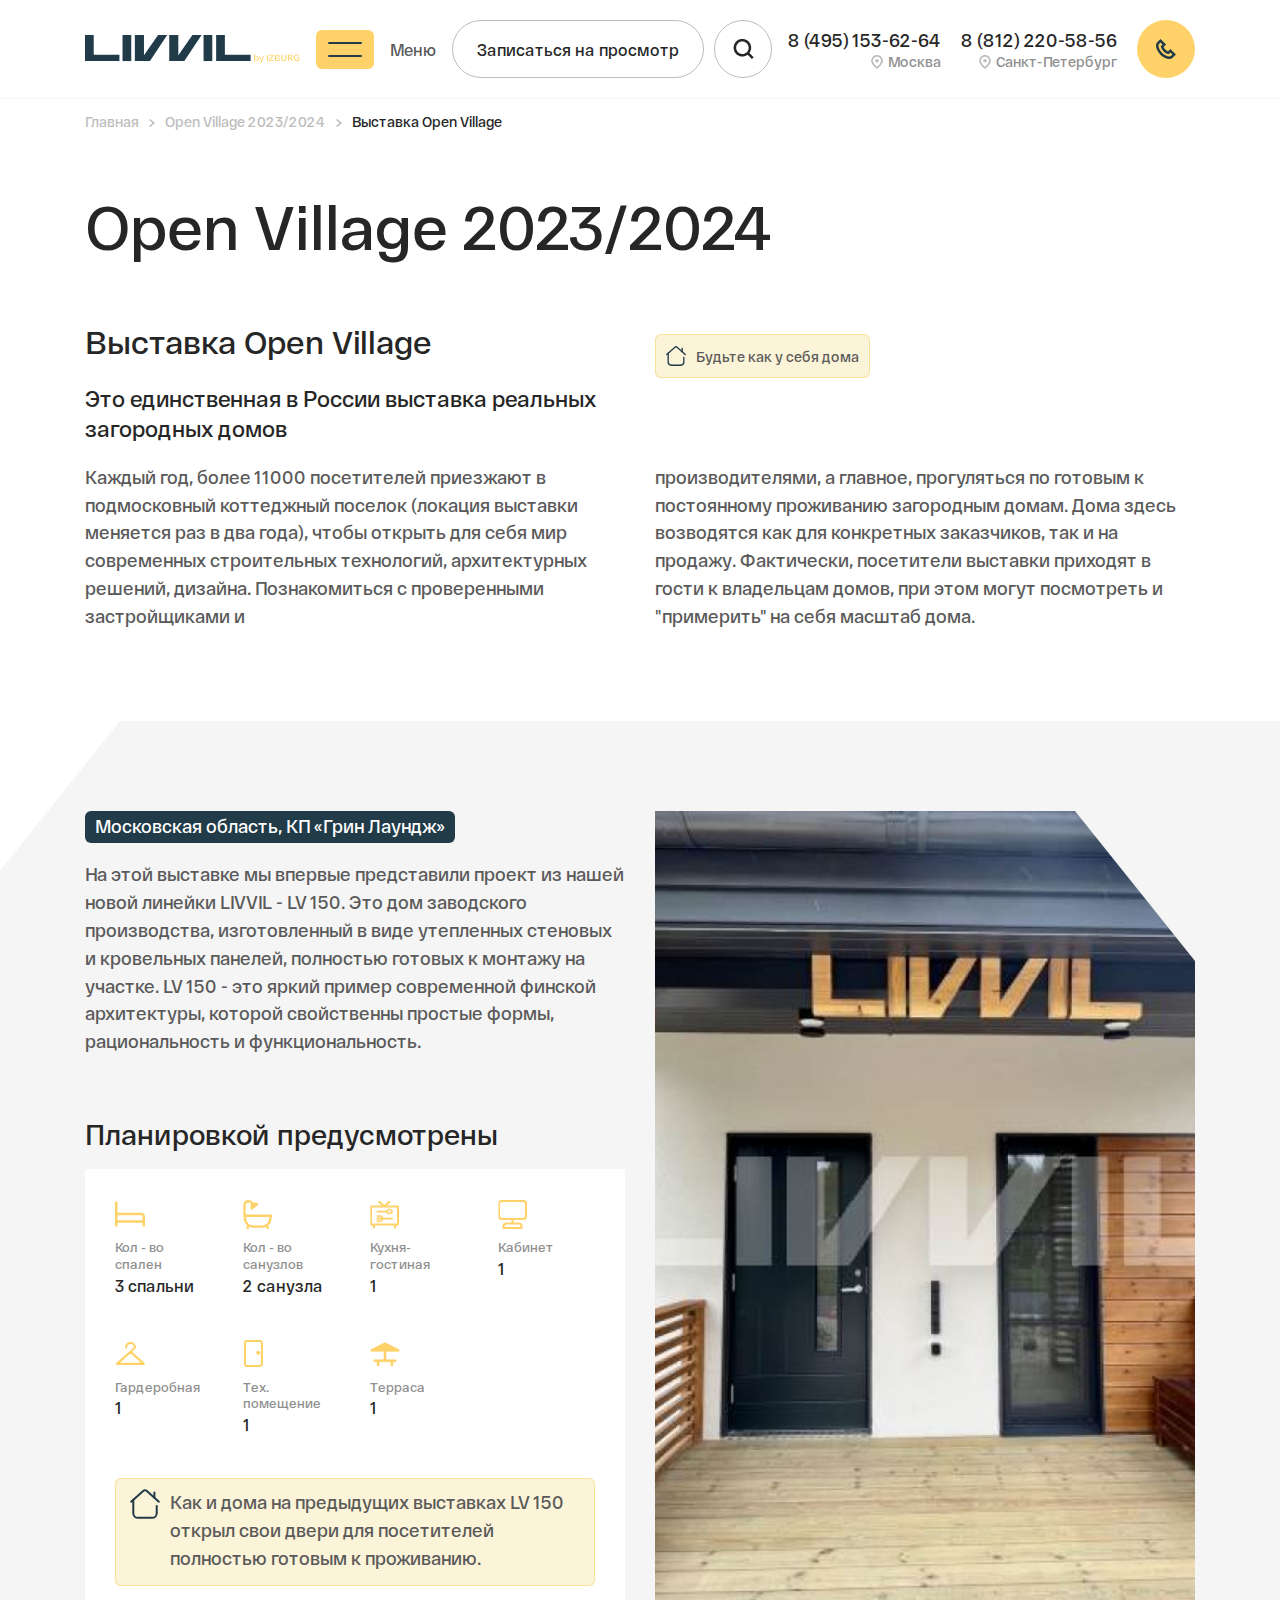
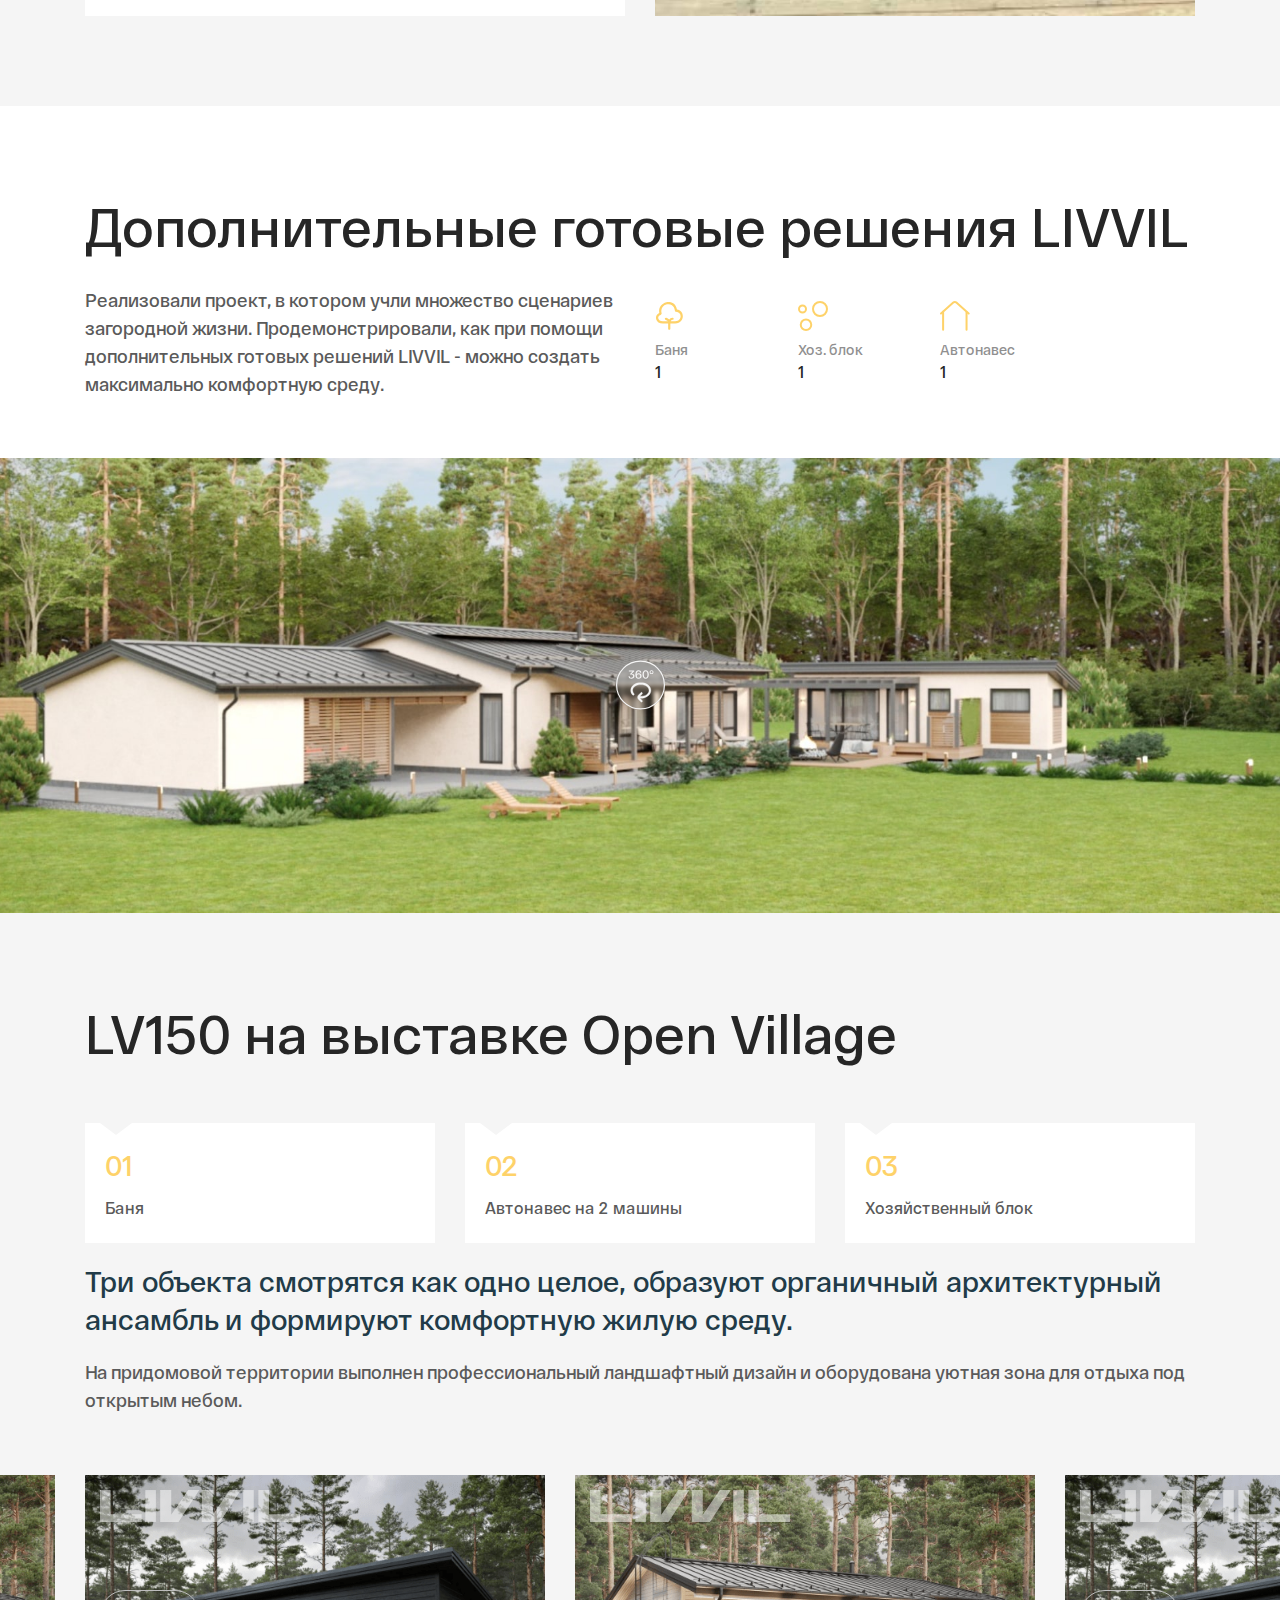
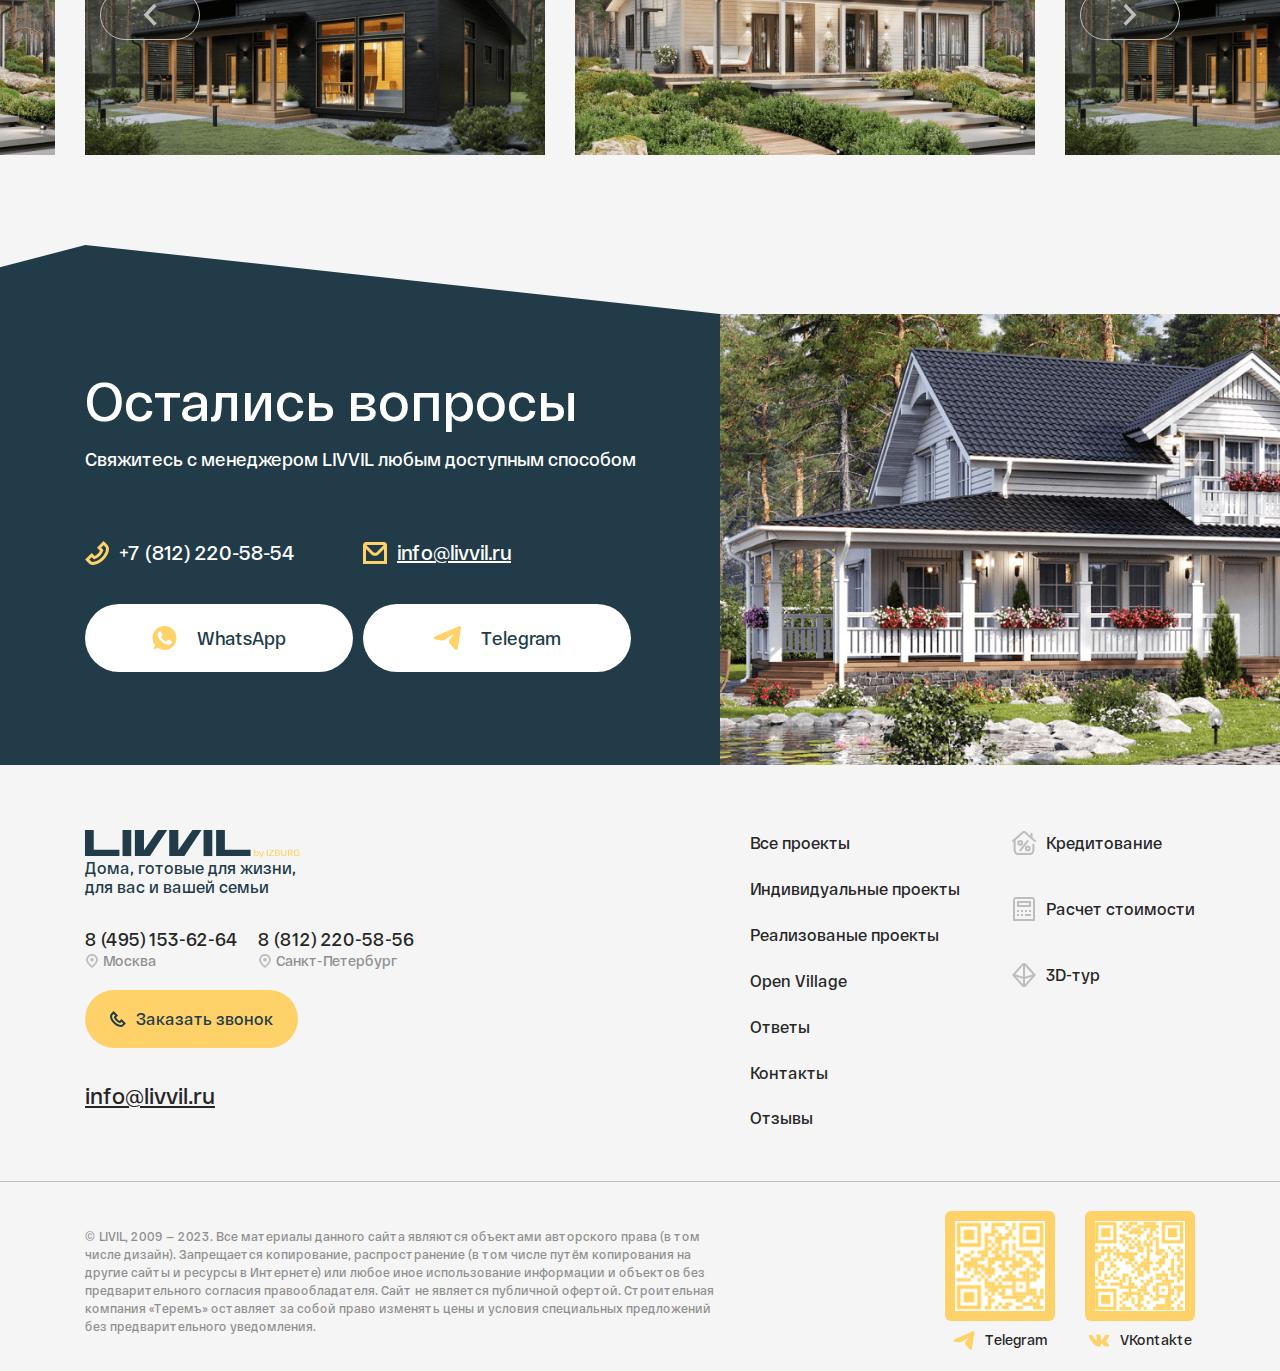
<file: exposition.html>
<!DOCTYPE html>
<!--[if lt IE 7]><html lang="ru" class="lt-ie9 lt-ie8 lt-ie7"><![endif]-->
<!--[if IE 7]><html lang="ru" class="lt-ie9 lt-ie8"><![endif]-->
<!--[if IE 8]><html lang="ru" class="lt-ie9"><![endif]-->
<!--[if gt IE 8]><!-->
<html lang="ru">
<!--<![endif]-->
<head>
  <meta charset="utf-8">
  <title>Default</title>
  <meta name="description" content="">
  <meta http-equiv="X-UA-Compatible" content="IE=edge">
  <meta name="viewport" content="width=device-width, initial-scale=1.0">
  <!-- <link rel="shortcut icon" type="image/x-icon" href="favicon.ico"> -->

  <!-- Fonts -->
  <link rel="stylesheet" href="fonts/stylesheet.css">
  <!-- Fonts END -->

  <!-- Libs -->
  <link rel="stylesheet" href="libs/bootstrap/bootstrap-grid.min.css">
  <link rel="stylesheet" href="libs/swiper/swiper.min.css">
  <link rel="stylesheet" href="libs/magnific-popup/magnific-popup.css">
  <!-- Libs END -->

  <link rel="stylesheet" href="css/reset.css">
  <link rel="stylesheet" href="css/main.css">
  <link rel="stylesheet" href="css/media.css">
</head>
<body>
  <div class="wrapper fx-column">
    
    <!-- Header -->

    <header class="header">
      <div class="container d-flex align-items-center justify-content-between">

        <!-- Logo -->

        <a href="#" class="logo">
          <img class="d-none d-lg-block" src="img/logo.svg" alt="Logo">
          <img class="d-lg-none" src="img/logo-mb.svg" alt="Logo">
        </a>

        <!-- Toggle -->

        <div class="toggle d-flex align-items-center">
          <button class="toggle__nav speed">
            <span></span>
            <span></span>
          </button>
          <span class="toggle__name">Меню</span>
        </div>

        <!-- Btns -->

        <div class="header__btns d-flex align-items-center">
          <a href="#" class="btn btn--borderGray flex-center d-none d-xl-flex">Записаться на просмотр</a>
          <a href="#" class="btn btn--borderGray btn--round flex-center header__btn-search">
            <svg viewBox="0 0 21 20" fill="none" xmlns="http://www.w3.org/2000/svg">
              <path d="M16.4168 13.98C17.7473 12.202 18.3548 9.98603 18.1171 7.77813C17.8794 5.57023 16.8141 3.53435 15.1357 2.08029C13.4573 0.626229 11.2904 -0.138038 9.07115 -0.0586689C6.85191 0.0207 4.74512 0.937812 3.17488 2.50805C1.60464 4.0783 0.687524 6.18508 0.608155 8.40432C0.528787 10.6236 1.29305 12.7905 2.74711 14.4689C4.20117 16.1473 6.23706 17.2126 8.44496 17.4503C10.6529 17.688 12.8688 17.0804 14.6468 15.75L18.8968 20L20.6668 18.2333L16.4168 13.98ZM9.41683 15C8.18069 15 6.97232 14.6334 5.94451 13.9467C4.9167 13.2599 4.11563 12.2838 3.64258 11.1418C3.16953 9.99973 3.04576 8.74307 3.28692 7.53069C3.52808 6.31831 4.12333 5.20466 4.99741 4.33058C5.87149 3.45651 6.98513 2.86125 8.19751 2.62009C9.40989 2.37894 10.6666 2.50271 11.8086 2.97575C12.9506 3.4488 13.9268 4.24988 14.6135 5.27769C15.3003 6.30549 15.6668 7.51387 15.6668 8.75C15.6653 10.4071 15.0063 11.9959 13.8345 13.1677C12.6628 14.3395 11.074 14.9985 9.41683 15Z"/>
            </svg>
          </a>
        </div>

        <!-- Relations -->
        
        <div class="relations d-flex align-items-center">
          <div class="relations__item">
            <p class="relations__tel"><a href="tel:84951536264">8 (495) 153-62-64</a></p>
            <div class="relations__address"><i class="i-marker"></i>Москва</div>
          </div>
          <div class="relations__item">
            <p class="relations__tel"><a href="tel:88122205856">8 (812) 220-58-56</a></p>
            <div class="relations__address"><i class="i-marker"></i>Санкт-Петербург</div>
          </div>
          <div class="relations__item">
            <a href="#" class="btn btn--round btn--primary flex-center phone">
              <svg viewBox="0 0 20 20" fill="none" xmlns="http://www.w3.org/2000/svg">
                <path d="M1.46745 3.11666L4.50912 0.0749969L10.0424 5.60833L7.57578 8.075C8.54245 10.0833 9.97578 11.5167 11.9174 12.4333L14.3924 9.95833L19.9258 15.4917L16.8924 18.525C15.9424 19.475 14.6674 20 13.2924 20C7.33412 20 0.00911522 12.675 0.00911522 6.71666C0.00911522 5.34166 0.534115 4.05833 1.47578 3.11666H1.46745ZM13.2841 17.5C13.9924 17.5 14.6424 17.2417 15.1174 16.7583L16.3841 15.4917L14.3841 13.4917L12.5091 15.3667L11.7508 15.075C8.54245 13.85 6.24245 11.5583 4.92578 8.25833L4.61745 7.49166L6.50911 5.6L4.50912 3.6L3.23411 4.86666C2.75912 5.34166 2.50078 5.99166 2.50078 6.7C2.50078 11.6 9.12578 17.4833 13.2841 17.4833V17.5Z"/>
              </svg>
            </a>
          </div>
        </div>
        
      </div>
      <div class="navbar">
        <div class="navbar__head">
          <div class="container d-flex align-items-center">
            <div class="navbar__logo d-sm-flex align-items-end">
              <a href="#"><img src="img/logo-white.svg" alt="Logo"></a><span>Дома, готовые для жизни, для вас и вашей семьи</span>
            </div>
            <div class="relations__item d-lg-none">
              <a href="#" class="btn btn--round btn--primary flex-center phone">
                <svg viewBox="0 0 20 20" fill="none" xmlns="http://www.w3.org/2000/svg">
                  <path d="M1.46745 3.11666L4.50912 0.0749969L10.0424 5.60833L7.57578 8.075C8.54245 10.0833 9.97578 11.5167 11.9174 12.4333L14.3924 9.95833L19.9258 15.4917L16.8924 18.525C15.9424 19.475 14.6674 20 13.2924 20C7.33412 20 0.00911522 12.675 0.00911522 6.71666C0.00911522 5.34166 0.534115 4.05833 1.47578 3.11666H1.46745ZM13.2841 17.5C13.9924 17.5 14.6424 17.2417 15.1174 16.7583L16.3841 15.4917L14.3841 13.4917L12.5091 15.3667L11.7508 15.075C8.54245 13.85 6.24245 11.5583 4.92578 8.25833L4.61745 7.49166L6.50911 5.6L4.50912 3.6L3.23411 4.86666C2.75912 5.34166 2.50078 5.99166 2.50078 6.7C2.50078 11.6 9.12578 17.4833 13.2841 17.4833V17.5Z"></path>
                </svg>
              </a>
            </div>
            <a href="#" class="btn btn--borderGray btn--round flex-center header__btn-search d-lg-none">
              <svg viewBox="0 0 21 20" xmlns="http://www.w3.org/2000/svg">
                <path d="M16.4168 13.98C17.7473 12.202 18.3548 9.98603 18.1171 7.77813C17.8794 5.57023 16.8141 3.53435 15.1357 2.08029C13.4573 0.626229 11.2904 -0.138038 9.07115 -0.0586689C6.85191 0.0207 4.74512 0.937812 3.17488 2.50805C1.60464 4.0783 0.687524 6.18508 0.608155 8.40432C0.528787 10.6236 1.29305 12.7905 2.74711 14.4689C4.20117 16.1473 6.23706 17.2126 8.44496 17.4503C10.6529 17.688 12.8688 17.0804 14.6468 15.75L18.8968 20L20.6668 18.2333L16.4168 13.98ZM9.41683 15C8.18069 15 6.97232 14.6334 5.94451 13.9467C4.9167 13.2599 4.11563 12.2838 3.64258 11.1418C3.16953 9.99973 3.04576 8.74307 3.28692 7.53069C3.52808 6.31831 4.12333 5.20466 4.99741 4.33058C5.87149 3.45651 6.98513 2.86125 8.19751 2.62009C9.40989 2.37894 10.6666 2.50271 11.8086 2.97575C12.9506 3.4488 13.9268 4.24988 14.6135 5.27769C15.3003 6.30549 15.6668 7.51387 15.6668 8.75C15.6653 10.4071 15.0063 11.9959 13.8345 13.1677C12.6628 14.3395 11.074 14.9985 9.41683 15Z"/>
              </svg>
            </a>
            <button class="close close--navbar flex-center">
              <svg viewBox="0 0 30 30" fill="none" xmlns="http://www.w3.org/2000/svg">
                <path d="M30 2.33334L27.6667 0L15 12.6667L2.33332 0L0 2.33334L12.6667 15L0 27.6667L2.33332 30L15 17.3333L27.6667 30L30 27.6667L17.3333 15L30 2.33334Z"/>
              </svg>
            </button>
          </div>
        </div>
        <div class="container navbar__body">
          <nav class="nav d-lg-flex">
            <ul class="nav__list nav__list--primary">
              <li><a href="#">Все проекты</a></li>
              <li><a href="#">Индивидуальные проекты</a></li>
              <li><a href="#">Реализованые проекты</a></li>
              <li><a href="#">Open Village</a></li>
            </ul>
            <ul class="nav__list nav__list--second">
              <li><a href="#">
                <svg class="nav__percent" viewBox="0 0 24 24" fill="none" xmlns="http://www.w3.org/2000/svg">
                  <path d="M8.25 13.6875C9.28553 13.6875 10.125 12.848 10.125 11.8125C10.125 10.777 9.28553 9.9375 8.25 9.9375C7.21447 9.9375 6.375 10.777 6.375 11.8125C6.375 12.848 7.21447 13.6875 8.25 13.6875Z" stroke="#8F8F8F" stroke-width="2" stroke-miterlimit="10" stroke-linecap="round" stroke-linejoin="round"/>
                  <path d="M15.75 19.3125C16.7855 19.3125 17.625 18.473 17.625 17.4375C17.625 16.402 16.7855 15.5625 15.75 15.5625C14.7145 15.5625 13.875 16.402 13.875 17.4375C13.875 18.473 14.7145 19.3125 15.75 19.3125Z" stroke="#8F8F8F" stroke-width="2" stroke-miterlimit="10" stroke-linecap="round" stroke-linejoin="round"/>
                  <path d="M15.75 9.9375L8.25 19.3125" stroke="#8F8F8F" stroke-width="2" stroke-miterlimit="10" stroke-linecap="round" stroke-linejoin="round"/>
                  <path d="M2.625 8.64453V19.3128C2.625 21.3839 4.30392 23.0628 6.375 23.0628H17.625C19.6961 23.0628 21.375 21.3839 21.375 19.3128V13.6633" stroke="#8F8F8F" stroke-width="2" stroke-miterlimit="10" stroke-linecap="round" stroke-linejoin="round"/>
                  <path d="M0.9375 10.125L10.7541 1.41127C11.0853 1.11656 11.5218 0.9375 12 0.9375C12.4782 0.9375 12.9147 1.11656 13.2459 1.41127L23.0625 10.125" stroke="#8F8F8F" stroke-width="2" stroke-miterlimit="10" stroke-linecap="round" stroke-linejoin="round"/>
                  <path d="M19.5 2.8125V6.97589" stroke="#8F8F8F" stroke-width="2" stroke-miterlimit="10" stroke-linecap="round" stroke-linejoin="round"/>
                </svg>
              Кредитование</a></li>
              <li><a href="#">
                <svg class="nav__calc" viewBox="0 0 24 24" fill="none" xmlns="http://www.w3.org/2000/svg">
                  <path d="M1 24H23V3C23 2.20435 22.6839 1.44129 22.1213 0.87868C21.5587 0.31607 20.7956 0 20 0L4 0C3.20435 0 2.44129 0.31607 1.87868 0.87868C1.31607 1.44129 1 2.20435 1 3V24ZM3 3C3 2.73478 3.10536 2.48043 3.29289 2.29289C3.48043 2.10536 3.73478 2 4 2H20C20.2652 2 20.5196 2.10536 20.7071 2.29289C20.8946 2.48043 21 2.73478 21 3V22H3V3ZM5 10H19V4H5V10ZM7 6H17V8H7V6ZM5 13H7V15H5V13ZM9 13H11V15H9V13ZM15 13V15H13V13H15ZM5 17H7V19H5V17ZM9 17H11V19H9V17ZM17 13H19V15H17V13ZM13 17H19V19H13V17Z" fill="#8F8F8F"/>
                </svg>
              Расчет стоимости</a></li>
              <li><a href="#">
                <svg class="nav__3d" viewBox="0 0 24 24" fill="none" xmlns="http://www.w3.org/2000/svg">
                  <path d="M14.1094 0.86676C13.5353 0.312554 12.766 0.00683332 11.968 0.0158176C11.1701 0.0248018 10.4079 0.347768 9.84639 0.914761L0.0253906 11.9998L9.89139 23.1328C10.1687 23.4088 10.4977 23.6274 10.8596 23.7762C11.2215 23.925 11.6091 24.0009 12.0004 23.9998C12.4026 23.9989 12.8005 23.9174 13.1707 23.7601C13.5408 23.6027 13.8757 23.3728 14.1554 23.0838L23.9604 11.9998L14.1094 0.86676ZM20.7384 11.3758L13.0004 13.6618V2.62776L20.7384 11.3758ZM11.0004 2.62376V13.6618L3.25339 11.3728L11.0004 2.62376ZM4.25039 13.7528L11.0004 15.7468V21.3728L4.25039 13.7528ZM13.0004 21.3748V15.7468L19.7364 13.7568L13.0004 21.3748Z" fill="#8F8F8F"/>
                </svg>
              3D-тур</a></li>
              <li><a href="#">Ответы</a></li>
              <li><a href="#">Контакты</a></li>
              <li><a href="#">Отзывы</a></li>
            </ul>
          </nav>
          <div class="navbar__info d-flex align-items-center">
            <div class="relations__item d-none d-lg-block">
              <p class="relations__tel"><a href="tel:84951536264">8 (495) 153-62-64</a></p>
              <div class="relations__address"><i class="i-marker-yellow"></i>Москва</div>
            </div>
            <div class="relations__item d-none d-lg-block">
              <p class="relations__tel"><a href="tel:88122205856">8 (812) 220-58-56</a></p>
              <div class="relations__address"><i class="i-marker-yellow"></i>Санкт-Петербург</div>
            </div>
            <div class="navbar__btn">
              <a href="#" class="btn btn--primary flex-center">
                <svg width="16" height="16" viewBox="0 0 16 16" xmlns="http://www.w3.org/2000/svg">
                  <path d="M1.17376 2.4929L3.6071 0.0595703L8.03376 4.48624L6.06043 6.45957C6.83376 8.06624 7.98043 9.2129 9.53376 9.94624L11.5138 7.96624L15.9404 12.3929L13.5138 14.8196C12.7538 15.5796 11.7338 15.9996 10.6338 15.9996C5.8671 15.9996 0.00709629 10.1396 0.00709629 5.3729C0.00709629 4.2729 0.427096 3.24624 1.18043 2.4929H1.17376ZM10.6271 13.9996C11.1938 13.9996 11.7138 13.7929 12.0938 13.4062L13.1071 12.3929L11.5071 10.7929L10.0071 12.2929L9.40043 12.0596C6.83376 11.0796 4.99376 9.24624 3.94043 6.60624L3.69376 5.9929L5.2071 4.47957L3.6071 2.87957L2.5871 3.8929C2.2071 4.2729 2.00043 4.7929 2.00043 5.35957C2.00043 9.27957 7.30043 13.9862 10.6271 13.9862V13.9996Z"/>
                </svg>Заказать звонок
              </a>
            </div>
          </div>
          <i class="navbar__img triangle-top-left-big d-none d-lg-block" style="background: url(img/other/navbar.png) center/cover no-repeat;"></i>
        </div>
      </div>
    </header>
    
    <!-- Main -->

    <main class="main">

      <!-- Breadcrumb -->

      <nav class="breadcrumb">
        <div class="container">
          <ul>
            <li class="breadcrumb__item">
              <a href="#">Главная</a>
            </li>
            <li class="breadcrumb__item">
              <a href="#">Open Village 2023/2024</a>
            </li>
            <li class="breadcrumb__item active">
              Выставка Open Village
            </li>
          </ul>
        </div>
      </nav>

      <!-- Exposition -->

      <section class="exposition">
        <div class="container">

          <!-- Title -->

          <div class="title">
            <h1>Open Village 2023/2024</h1>
          </div>

          <!-- Row -->

          <div class="row exposition__heading">
            <div class="col-12 col-lg-6 order-lg-2">
              <div class="upping d-flex">
                <span class="upping__inner"><i class="i-home"></i>Будьте как у себя дома</span>
              </div>
            </div>
            <div class="col-12 col-lg-6 order-lg-1">
              <div class="title">
                <h3>Выставка Open Village</h3>
              </div>
              <p class="exhibition__subtitle">Это единственная в России выставка реальных загородных домов</p>
            </div>
          </div>

          <!-- Row -->

          <div class="row exposition__text">
            <div class="col-12 col-lg-6">
              <div class="paragraph paragraph--big">
                <p>Каждый год, более 11000 посетителей приезжают в подмосковный коттеджный поселок (локация выставки меняется раз в два года), чтобы открыть для себя мир современных строительных технологий, архитектурных решений, дизайна. Познакомиться с проверенными застройщиками и</p>
              </div>
            </div>
            <div class="col-12 col-lg-6">
              <div class="paragraph paragraph--big">
                <p>производителями, а главное, прогуляться по готовым к постоянному проживанию загородным домам. Дома здесь возводятся как для конкретных заказчиков, так и на продажу. Фактически, посетители выставки приходят в гости к владельцам домов, при этом могут посмотреть и "примерить" на себя масштаб дома.</p>
              </div>
            </div>
          </div>

        </div>
      </section>

      <!-- Exposition card -->

      <div class="exposition-card triangle-top-left-big">
        <div class="container">
          <div class="row">
            
            <!-- Col -->

            <div class="col-12 col-xl-6">
              <span class="exhibition__address text-crop">Московская область, КП «Грин Лаундж»</span>
              <div class="paragraph paragraph--big">
                <p>На этой выставке мы впервые представили проект из нашей новой линейки LIVVIL - LV 150. Это дом заводского производства, изготовленный в виде утепленных стеновых и кровельных панелей, полностью готовых к монтажу на участке. LV 150 - это яркий пример современной финской архитектуры, которой свойственны простые формы, рациональность и функциональность.</p>
              </div>
              <p class="exposition-card__title">Планировкой предусмотрены</p>
              <div class="exposition-card__info">
                <div class="row">
                  <div class="col-6 col-sm-3">
                    <div class="exhibition__info-item">
                      <i class="i-exhibition__info-1"></i>
                      <span>Кол - во спален</span>
                      <p>3 спальни</p>
                    </div>
                  </div>
                  <div class="col-6 col-sm-3">
                    <div class="exhibition__info-item">
                      <i class="i-exhibition__info-2"></i>
                      <span>Кол - во санузлов</span>
                      <p>2 санузла</p>
                    </div>
                  </div>
                  <div class="col-6 col-sm-3">
                    <div class="exhibition__info-item">
                      <i class="i-exhibition__info-3"></i>
                      <span>Кухня-гостиная</span>
                      <p>1</p>
                    </div>
                  </div>
                  <div class="col-6 col-sm-3">
                    <div class="exhibition__info-item">
                      <i class="i-exhibition__info-4"></i>
                      <span>Кабинет</span>
                      <p>1</p>
                    </div>
                  </div>
                  <div class="col-6 col-sm-3">
                    <div class="exhibition__info-item">
                      <i class="i-exhibition__info-5"></i>
                      <span>Гардеробная</span>
                      <p>1</p>
                    </div>
                  </div>
                  <div class="col-6 col-sm-3">
                    <div class="exhibition__info-item">
                      <i class="i-exhibition__info-6"></i>
                      <span>Тех. помещение</span>
                      <p>1</p>
                    </div>
                  </div>
                  <div class="col-6 col-sm-3">
                    <div class="exhibition__info-item">
                      <i class="i-exhibition__info-7"></i>
                      <span>Терраса</span>
                      <p>1</p>
                    </div>
                  </div>
                </div>
                <div class="exposition-card__text d-flex">
                  <i class="i-home"></i>
                  <p>Как и дома на предыдущих выставках LV 150 открыл свои двери для посетителей полностью готовым к проживанию.</p>
                </div>
              </div>
            </div>

            <!-- Col -->

            <div class="col-12 col-xl-6">
              <i class="exposition-card__img triangle-top-right-big" style="background: url('img/other/exposition-card.jpg') center/cover no-repeat;"></i>
            </div>

          </div>
        </div>
      </div>

      <!-- Solutions -->

      <section class="solutions">
        <div class="container">

          <!-- Title -->

          <div class="title">
            <h2>Дополнительные готовые решения LIVVIL</h2>
          </div>

          <!-- Row -->

          <div class="row align-items-center">
            <div class="col-12 col-lg-6">
              <div class="paragraph paragraph--big">
                <p>Реализовали проект, в котором учли множество сценариев загородной жизни. Продемонстрировали, как при помощи дополнительных готовых решений LIVVIL - можно создать максимально комфортную среду.</p>
              </div>
            </div>
            <div class="col-12 col-lg-6">
              <div class="row solutions__row">
                <div class="col-6 col-sm-4 col-xl-3">
                  <div class="exhibition__info-item">
                    <i class="i-exhibition__info-8"></i>
                    <span>Баня</span>
                    <p>1</p>
                  </div>
                </div>
                <div class="col-6 col-sm-4 col-xl-3">
                  <div class="exhibition__info-item">
                    <i class="i-exhibition__info-11"></i>
                    <span>Хоз. блок</span>
                    <p>1</p>
                  </div>
                </div>
                <div class="col-6 col-sm-4 col-xl-3">
                  <div class="exhibition__info-item">
                    <i class="i-exhibition__info-12"></i>
                    <span>Автонавес</span>
                    <p>1</p>
                  </div>
                </div>
              </div>
            </div>
          </div>
          
        </div>
        <div class="solutions__img" style="background: url('img/other/solutions.jpg') center/cover no-repeat;">
          <a href="#" class="btn-360"><i class="i-360"></i></a>
        </div>
      </section>

      <!-- Exposition info -->

      <section class="exposition-info">
        <div class="container">

          <!-- Title -->

          <div class="title">
            <h2>LV150 на выставке Open Village</h2>
          </div>

          <!-- Row -->

          <div class="row exposition-info__row">
            <div class="col-12 col-lg-4">
              <div class="information__item triangle-top-down-small">
                <span>01</span>
                <p>Баня </p>
              </div>
            </div>
            <div class="col-12 col-lg-4">
              <div class="information__item triangle-top-down-small">
                <span>02</span>
                <p>Автонавес на 2 машины</p>
              </div>
            </div>
            <div class="col-12 col-lg-4">
              <div class="information__item triangle-top-down-small">
                <span>03</span>
                <p>Хозяйственный блок</p>
              </div>
            </div>
          </div>

          <!-- Text -->

          <div class="exposition-info__text">
            <p class="exposition-info__title">Три объекта смотрятся как одно целое, образуют органичный архитектурный ансамбль и формируют комфортную жилую среду.</p>
            <div class="paragraph paragraph--big">
              <p>На придомовой территории выполнен профессиональный ландшафтный дизайн и оборудована уютная зона для отдыха под открытым небом.</p>
            </div>
          </div>

          <!-- Sl -->

          <div class="built__sl">
            <div class="swiper-wrapper">
              <div class="swiper-slide built__item" style="background: url('img/other/built-1.png') center/cover no-repeat;"></div>
              <div class="swiper-slide built__item" style="background: url('img/other/built-2.png') center/cover no-repeat;"></div>
              <div class="swiper-slide built__item" style="background: url('img/other/built-1.png') center/cover no-repeat;"></div>
              <div class="swiper-slide built__item" style="background: url('img/other/built-2.png') center/cover no-repeat;"></div>
            </div>
            <button class="swiper-button-arrow swiper-button-arrow--gray swiper-button-next flex-center">
              <svg viewBox="0 0 14 23" xmlns="http://www.w3.org/2000/svg">
                <path d="M0.5 20.1879L8.53509 11.7729L0.5 3.35795L2.97368 0.772949L13.5 11.7729L2.97368 22.7729L0.5 20.1879Z"/>
              </svg>
            </button>
            <button class="swiper-button-arrow swiper-button-arrow--gray swiper-button-prev flex-center">
              <svg viewBox="0 0 14 23" xmlns="http://www.w3.org/2000/svg">
                <path d="M13.5 20.1879L5.46491 11.7729L13.5 3.35795L11.0263 0.772949L0.5 11.7729L11.0263 22.7729L13.5 20.1879Z"/>
              </svg>
            </button>
          </div>
          
        </div>
      </section>
      
      <!-- Questions -->

      <section class="questions questions--gray bg-triangle mt-0">
        <div class="container">
          <span class="bg-triangle__layer bg-triangle__layer--small">
            <svg viewBox="0 0 1116 609" xmlns="http://www.w3.org/2000/svg">
              <path d="M0 609V85.6273L329 0L1116 85.6273V609H0Z"/>
            </svg>
          </span>

          <!-- Box -->

          <div class="questions__box bg-triangle__box">
            <div class="title">
              <h2>Остались вопросы</h2>
              <p class="questions__subtitle">Свяжитесь с менеджером LIVVIL любым доступным способом</p>
            </div>
            <div class="questions__group d-sm-flex">
              <div class="questions__cont"><a href="tel:+78122205854"><i class="i-tel"></i>+7 (812) 220-58-54</a></div>
              <div class="questions__cont questions__cont--email"><a href="mailto:info@livvil.ru"><i class="i-email"></i>info@livvil.ru</a></div>
            </div>
            <div class="questions__btns d-sm-flex">
              <a href="#" class="btn btn--big btn--second btn--wt flex-center">
                <svg width="25" height="24" viewBox="0 0 25 24" fill="none" xmlns="http://www.w3.org/2000/svg">
                  <path d="M12.503 0H12.497C5.8805 0 0.5 5.382 0.5 12C0.5 14.625 1.346 17.058 2.7845 19.0335L1.289 23.4915L5.9015 22.017C7.799 23.274 10.0625 24 12.503 24C19.1195 24 24.5 18.6165 24.5 12C24.5 5.3835 19.1195 0 12.503 0Z" fill="#FED269"/>
                  <path d="M19.4858 16.9453C19.1963 17.7628 18.0473 18.4408 17.1308 18.6388C16.5038 18.7723 15.6848 18.8788 12.9278 17.7358C9.40132 16.2748 7.13032 12.6913 6.95332 12.4588C6.78382 12.2263 5.52832 10.5613 5.52832 8.83928C5.52832 7.11728 6.40282 6.27878 6.75532 5.91878C7.04482 5.62328 7.52332 5.48828 7.98232 5.48828C8.13082 5.48828 8.26432 5.49578 8.38432 5.50178C8.73682 5.51678 8.91382 5.53778 9.14632 6.09428C9.43582 6.79178 10.1408 8.51378 10.2248 8.69078C10.3103 8.86778 10.3958 9.10778 10.2758 9.34028C10.1633 9.58028 10.0643 9.68678 9.88732 9.89078C9.71032 10.0948 9.54232 10.2508 9.36532 10.4698C9.20332 10.6603 9.02032 10.8643 9.22432 11.2168C9.42832 11.5618 10.1333 12.7123 11.1713 13.6363C12.5108 14.8288 13.5968 15.2098 13.9853 15.3718C14.2748 15.4918 14.6198 15.4633 14.8313 15.2383C15.0998 14.9488 15.4313 14.4688 15.7688 13.9963C16.0088 13.6573 16.3118 13.6153 16.6298 13.7353C16.9538 13.8478 18.6683 14.6953 19.0208 14.8708C19.3733 15.0478 19.6058 15.1318 19.6913 15.2803C19.7753 15.4288 19.7753 16.1263 19.4858 16.9453Z" fill="#fff"/>
                </svg>
              WhatsApp</a>
              <a href="#" class="btn btn--big btn--second flex-center">
                <svg width="27" height="24" viewBox="0 0 27 24" xmlns="http://www.w3.org/2000/svg">
                  <path d="M0.937378 10.5784L24.8305 0.131544C25.9541 -0.359734 27.1716 0.59624 26.98 1.81935L23.7131 22.6735C23.5113 23.9616 21.9356 24.4543 21.0506 23.5059L15.6895 17.7606C14.6381 16.6339 14.5557 14.8999 15.4954 13.6764L19.2807 8.7476C19.4971 8.46583 19.1554 8.09516 18.8625 8.29395L11.3364 13.402C10.0592 14.2688 8.50956 14.6254 6.98746 14.4026L1.33109 13.575C-0.218433 13.3483 -0.49979 11.2068 0.937378 10.5784Z"/>
                </svg>
              Telegram</a>
            </div>
          </div>
          
        </div>
        <span class="bg-triangle__img questions__img" style="background: url('img/other/questions.png') center/cover no-repeat;"></span>
      </section>
      
    </main>

    <!-- Footer -->

    <footer class="footer">
      <div class="container">

        <!-- Body -->

        <div class="row footer__body">
          <div class="col-12 col-lg-6 col-xl-7">
            <div class="footer__logo fx">
              <a href="#" class="logo">
                <img src="img/logo.svg" alt="Logo">
                <p>Дома, готовые для жизни, для вас и вашей семьи</p>
              </a>
            </div>
            <div class="footer__relations d-flex">
              <div class="relations__item">
                <p class="relations__tel"><a href="tel:84951536264">8 (495) 153-62-64</a></p>
                <div class="relations__address"><i class="i-marker"></i>Москва</div>
              </div>
              <div class="relations__item">
                <p class="relations__tel"><a href="tel:88122205856">8 (812) 220-58-56</a></p>
                <div class="relations__address"><i class="i-marker"></i>Санкт-Петербург</div>
              </div>
            </div>
            <div class="footer__bell d-flex"><a href="#" class="btn btn--primary flex-center">
              <svg width="16" height="16" viewBox="0 0 16 16" fill="none" xmlns="http://www.w3.org/2000/svg">
                <path d="M1.17376 2.4929L3.6071 0.0595703L8.03376 4.48624L6.06043 6.45957C6.83376 8.06624 7.98043 9.2129 9.53376 9.94624L11.5138 7.96624L15.9404 12.3929L13.5138 14.8196C12.7538 15.5796 11.7338 15.9996 10.6338 15.9996C5.8671 15.9996 0.00709629 10.1396 0.00709629 5.3729C0.00709629 4.2729 0.427096 3.24624 1.18043 2.4929H1.17376ZM10.6271 13.9996C11.1938 13.9996 11.7138 13.7929 12.0938 13.4062L13.1071 12.3929L11.5071 10.7929L10.0071 12.2929L9.40043 12.0596C6.83376 11.0796 4.99376 9.24624 3.94043 6.60624L3.69376 5.9929L5.2071 4.47957L3.6071 2.87957L2.5871 3.8929C2.2071 4.2729 2.00043 4.7929 2.00043 5.35957C2.00043 9.27957 7.30043 13.9862 10.6271 13.9862V13.9996Z"/>
              </svg>
            Заказать звонок</a></div>
            <div class="footer__email"><a href="mailto:info@livvil.ru">info@livvil.ru</a></div>
          </div>
          <div class="col-12 col-lg-6 col-xl-5">
            <div class="footer__group d-flex justify-content-between">
              <ul class="footer__nav">
                <li><a href="#">Все проекты</a></li>
                <li><a href="#">Индивидуальные проекты</a></li>
                <li><a href="#">Реализованые проекты</a></li>
                <li><a href="#">Open Village</a></li>
                <li><a href="#">Ответы</a></li>
                <li><a href="#">Контакты</a></li>
                <li><a href="#">Отзывы</a></li>
              </ul>
              <ul class="footer__nav footer__nav--second">
                <li><a href="#"><i class="i-percent-gray"></i>Кредитование</a></li>
                <li><a href="#"><i class="i-calc"></i>Расчет стоимости</a></li>
                <li><a href="#"><i class="i-3d"></i>3D-тур</a></li>
              </ul>
            </div>
          </div>
        </div>

        <!-- Bott -->

        <div class="row footer__bott align-items-center">
          <div class="col-12 col-lg-5 order-lg-2">
            <div class="footer__cont d-flex justify-content-lg-end">
              <div class="footer__cont-item">
                <a href="#" class="footer__cont-qr"><img src="img/other/qr-footer-1.png" alt="Img"></a>
                <div class="footer__cont-name">
                  <a href="#"><i class="i-tg"></i>Telegram</a>
                </div>
              </div>
              <div class="footer__cont-item">
                <a href="#" class="footer__cont-qr"><img src="img/other/qr-footer-2.png" alt="Img"></a>
                <div class="footer__cont-name">
                  <a href="#"><i class="i-vk"></i>VKontakte</a>
                </div>
              </div>
            </div>
          </div>
          <div class="col-12 col-lg-7 order-lg-1">
            <p class="copyright">© LIVIL, 2009 — 2023. Все материалы данного сайта являются объектами авторского права (в том числе дизайн). Запрещается копирование, распространение (в том числе путём копирования на другие сайты и ресурсы в Интернете) или любое иное использование информации и объектов без предварительного согласия правообладателя. Cайт не является публичной офертой. Строительная компания «Теремъ» оставляет за собой право изменять цены и условия специальных предложений без предварительного уведомления.</p>
          </div>
        </div>
        
      </div>
    </footer>

  </div>

  <!-- Layer -->

  <div class="layer-black"></div>

  <!-- Modal -->

  <div class="modal modal--consultation">
    <div class="fullScreen flex-center">
      <div class="modal__box">
        <button class="close close--modal flex-center">
          <svg viewBox="0 0 30 30" fill="none" xmlns="http://www.w3.org/2000/svg">
            <path d="M30 2.33334L27.6667 0L15 12.6667L2.33332 0L0 2.33334L12.6667 15L0 27.6667L2.33332 30L15 17.3333L27.6667 30L30 27.6667L17.3333 15L30 2.33334Z"/>
          </svg>
        </button>
        <i class="modal__img d-none d-lg-block" style="background: url('img/other/modal.png') center 100%/contain no-repeat;"></i>
        <i class="modal__img d-lg-none" style="background: url('img/other/modal-mob.png') center 100%/contain no-repeat;"></i>
        <div class="modal__content">
          <div class="title">
            <h3>Запрос на консультацию по кредитованию</h3>
          </div>
          <form action="#" class="form consultation modal__row row align-items-center">
            <div class="col-12 col-lg-6"><label class="form__field"><input type="text" required><span class="form__name">Ваше имя</span></label></div>
            <div class="col-12 col-lg-6"><label class="form__field"><input type="text" class="phone-mask" required><span class="form__name">Номер телефона</span></label></div>
            <div class="col-12 col-lg-6"><button class="btn btn--big btn--primary flex-center form__btn">Отправить заявку
              <svg width="25" height="24" viewBox="0 0 25 24" fill="none" xmlns="http://www.w3.org/2000/svg">
                <path d="M5.07777 0.329979C3.90777 -0.244021 2.52477 -0.0530208 1.55577 0.819979C0.586773 1.69198 0.249773 3.04798 0.696773 4.27198L4.80277 12.006L0.774773 19.733C0.329773 20.959 0.669773 22.313 1.63977 23.183C2.23777 23.719 2.99177 23.996 3.75477 23.996C4.23177 23.996 4.71277 23.888 5.16177 23.667L24.3938 11.996L5.07777 0.329979ZM3.50077 3.18398C3.49677 3.14598 3.50777 3.09998 3.56277 3.05098C3.62777 2.99298 3.68177 2.99598 3.71977 3.00798L16.1178 10.5H7.39977L3.50077 3.18398ZM3.79977 20.993C3.76077 21.006 3.70677 21.008 3.64377 20.951C3.58777 20.901 3.57777 20.853 3.58177 20.815L7.40877 13.501H16.1398L3.80077 20.993H3.79977Z" fill="#213B48"/>
              </svg>
            </button></div>
            <div class="col-12 col-lg-6"><div class="form__policy">*Нажимая на кнопку «Отправить» вы соглашаетесь с <a href="#">политикой конфиденциальности</a></div></div>
          </form>
        </div>
      </div>
    </div>
  </div>

  <!-- Modal -->

  <div class="modal modal--success">
    <div class="fullScreen flex-center">
      <div class="modal__box">
        <button class="close close--modal flex-center">
          <svg viewBox="0 0 30 30" fill="none" xmlns="http://www.w3.org/2000/svg">
            <path d="M30 2.33334L27.6667 0L15 12.6667L2.33332 0L0 2.33334L12.6667 15L0 27.6667L2.33332 30L15 17.3333L27.6667 30L30 27.6667L17.3333 15L30 2.33334Z"/>
          </svg>
        </button>
        <i class="modal__img d-none d-lg-block" style="background: url('img/other/modal.png') center 100%/contain no-repeat;"></i>
        <i class="modal__img d-lg-none" style="background: url('img/other/modal-mob.png') center 100%/contain no-repeat;"></i>
        <div class="modal__content">
          <div class="title text-center">
            <h3>Ваша заявка успешно отправлена!</h3>
          </div>
          <div class="paragraph paragraph--big text-center">
            <p>В ближайшем времени с вами свяжется наш менеджер.</p>
          </div>
        </div>
      </div>
    </div>
  </div>

  <!--[if lt IE 9]>
  <script src="libs/html5shiv/es5-shim.min.js"></script>
  <script src="libs/html5shiv/html5shiv.min.js"></script>
  <script src="libs/html5shiv/html5shiv-printshiv.min.js"></script>
  <script src="libs/respond/respond.min.js"></script>
  <![endif]-->
  <script src="libs/jquery/jquery-3.4.0.min.js"></script>
  <script src="libs/maskedinput/jquery.maskedinput.min.js"></script>
  <script src="libs/swiper/swiper.min.js"></script>
  <script src="libs/magnific-popup/jquery.magnific-popup.js"></script>
  <script src="js/main.js"></script>
  <!-- Yandex.Metrika counter --><!-- /Yandex.Metrika counter -->
  <!-- Google Analytics counter --><!-- /Google Analytics counter -->
</body>
</html>
</file>
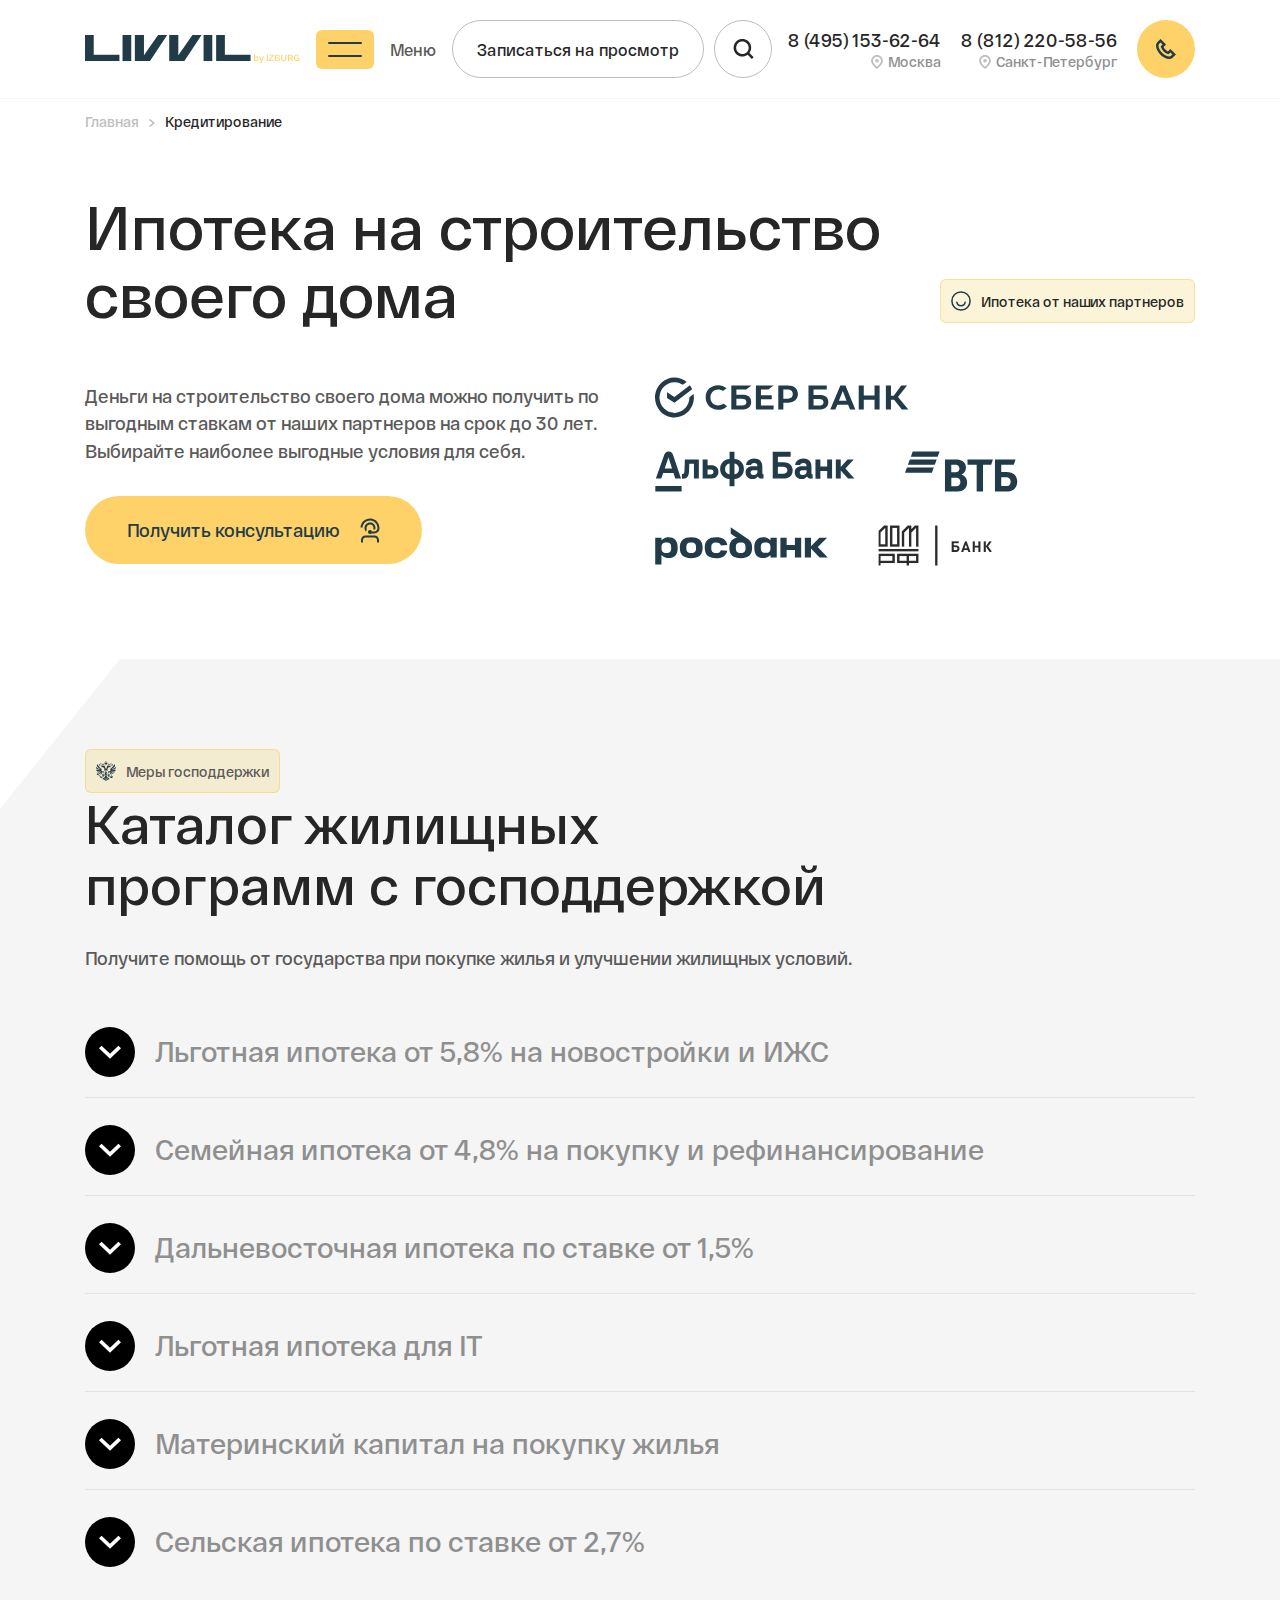
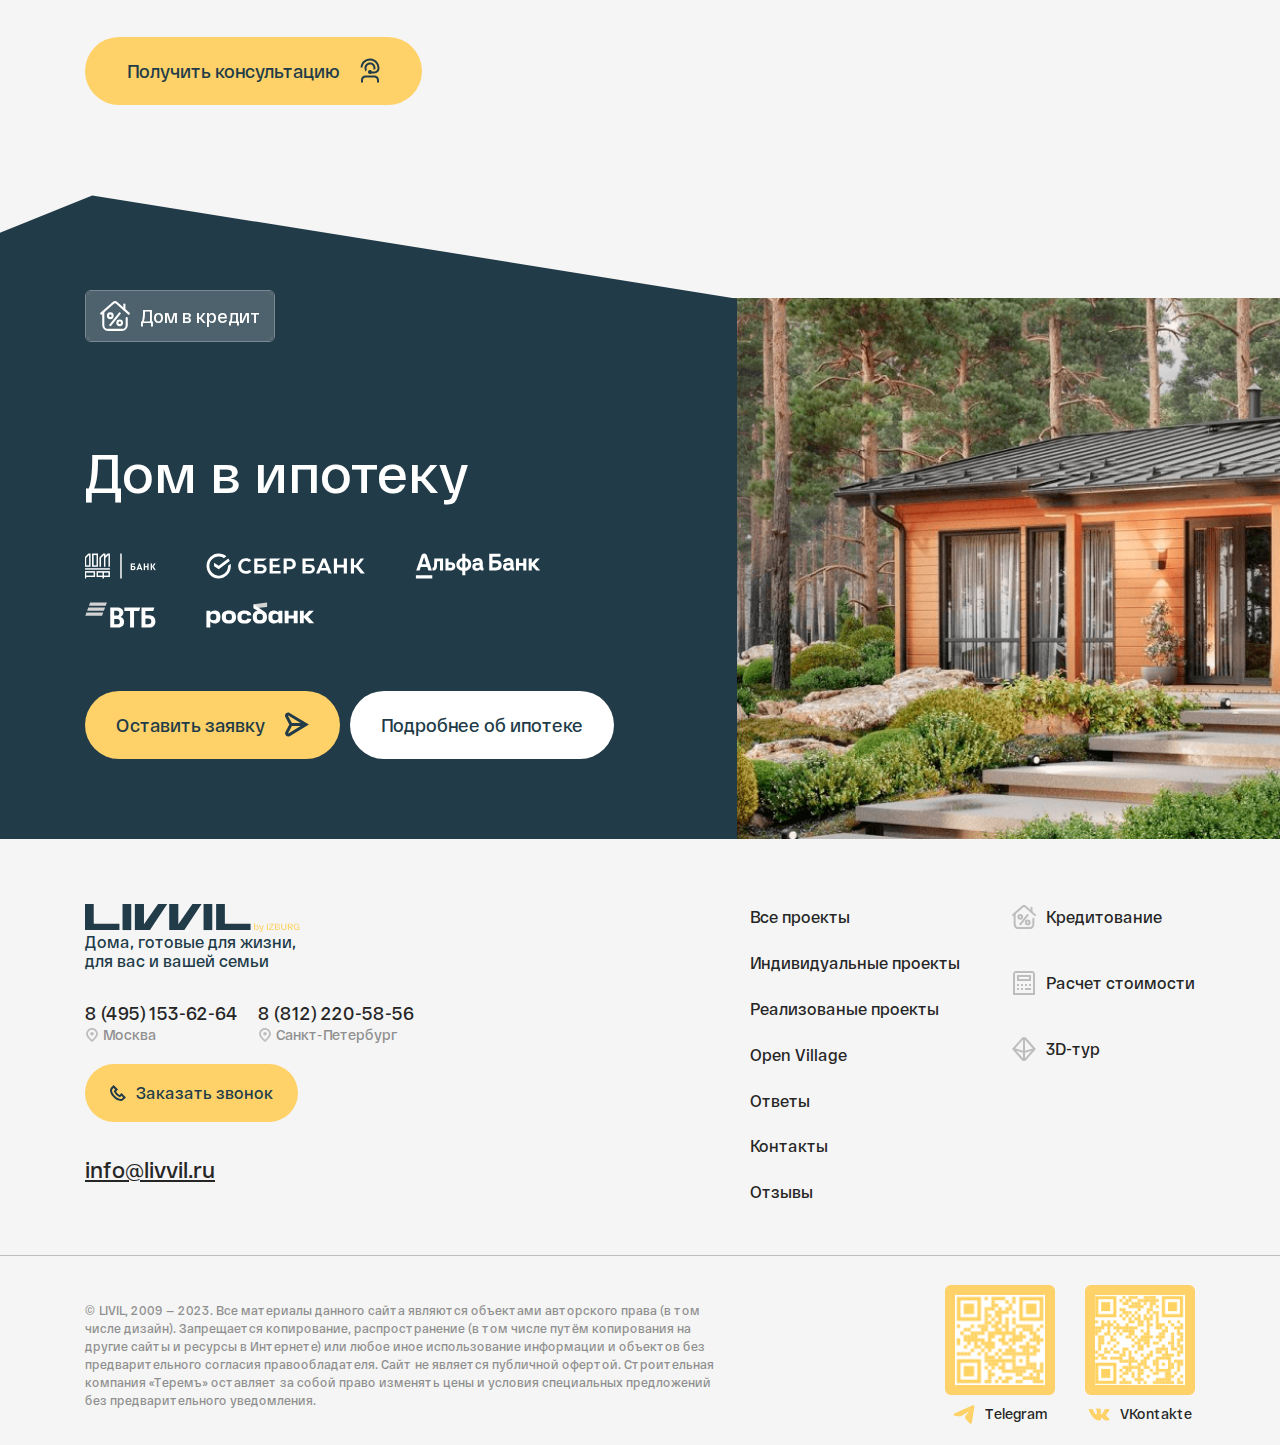
<file: lending.html>
<!DOCTYPE html>
<!--[if lt IE 7]><html lang="ru" class="lt-ie9 lt-ie8 lt-ie7"><![endif]-->
<!--[if IE 7]><html lang="ru" class="lt-ie9 lt-ie8"><![endif]-->
<!--[if IE 8]><html lang="ru" class="lt-ie9"><![endif]-->
<!--[if gt IE 8]><!-->
<html lang="ru">
<!--<![endif]-->
<head>
  <meta charset="utf-8">
  <title>Default</title>
  <meta name="description" content="">
  <meta http-equiv="X-UA-Compatible" content="IE=edge">
  <meta name="viewport" content="width=device-width, initial-scale=1.0">
  <!-- <link rel="shortcut icon" type="image/x-icon" href="favicon.ico"> -->

  <!-- Fonts -->
  <link rel="stylesheet" href="fonts/stylesheet.css">
  <!-- Fonts END -->

  <!-- Libs -->
  <link rel="stylesheet" href="libs/bootstrap/bootstrap-grid.min.css">
  <link rel="stylesheet" href="libs/swiper/swiper.min.css">
  <link rel="stylesheet" href="libs/magnific-popup/magnific-popup.css">
  <!-- Libs END -->

  <link rel="stylesheet" href="css/reset.css">
  <link rel="stylesheet" href="css/main.css">
  <link rel="stylesheet" href="css/media.css">
</head>
<body>
  <div class="wrapper fx-column">
    
    <!-- Header -->

    <header class="header">
      <div class="container d-flex align-items-center justify-content-between">

        <!-- Logo -->

        <a href="#" class="logo">
          <img class="d-none d-lg-block" src="img/logo.svg" alt="Logo">
          <img class="d-lg-none" src="img/logo-mb.svg" alt="Logo">
        </a>

        <!-- Toggle -->

        <div class="toggle d-flex align-items-center">
          <button class="toggle__nav speed">
            <span></span>
            <span></span>
          </button>
          <span class="toggle__name">Меню</span>
        </div>

        <!-- Btns -->

        <div class="header__btns d-flex align-items-center">
          <a href="#" class="btn btn--borderGray flex-center d-none d-xl-flex">Записаться на просмотр</a>
          <a href="#" class="btn btn--borderGray btn--round flex-center header__btn-search">
            <svg viewBox="0 0 21 20" fill="none" xmlns="http://www.w3.org/2000/svg">
              <path d="M16.4168 13.98C17.7473 12.202 18.3548 9.98603 18.1171 7.77813C17.8794 5.57023 16.8141 3.53435 15.1357 2.08029C13.4573 0.626229 11.2904 -0.138038 9.07115 -0.0586689C6.85191 0.0207 4.74512 0.937812 3.17488 2.50805C1.60464 4.0783 0.687524 6.18508 0.608155 8.40432C0.528787 10.6236 1.29305 12.7905 2.74711 14.4689C4.20117 16.1473 6.23706 17.2126 8.44496 17.4503C10.6529 17.688 12.8688 17.0804 14.6468 15.75L18.8968 20L20.6668 18.2333L16.4168 13.98ZM9.41683 15C8.18069 15 6.97232 14.6334 5.94451 13.9467C4.9167 13.2599 4.11563 12.2838 3.64258 11.1418C3.16953 9.99973 3.04576 8.74307 3.28692 7.53069C3.52808 6.31831 4.12333 5.20466 4.99741 4.33058C5.87149 3.45651 6.98513 2.86125 8.19751 2.62009C9.40989 2.37894 10.6666 2.50271 11.8086 2.97575C12.9506 3.4488 13.9268 4.24988 14.6135 5.27769C15.3003 6.30549 15.6668 7.51387 15.6668 8.75C15.6653 10.4071 15.0063 11.9959 13.8345 13.1677C12.6628 14.3395 11.074 14.9985 9.41683 15Z"/>
            </svg>
          </a>
        </div>

        <!-- Relations -->
        
        <div class="relations d-flex align-items-center">
          <div class="relations__item">
            <p class="relations__tel"><a href="tel:84951536264">8 (495) 153-62-64</a></p>
            <div class="relations__address"><i class="i-marker"></i>Москва</div>
          </div>
          <div class="relations__item">
            <p class="relations__tel"><a href="tel:88122205856">8 (812) 220-58-56</a></p>
            <div class="relations__address"><i class="i-marker"></i>Санкт-Петербург</div>
          </div>
          <div class="relations__item">
            <a href="#" class="btn btn--round btn--primary flex-center phone">
              <svg viewBox="0 0 20 20" fill="none" xmlns="http://www.w3.org/2000/svg">
                <path d="M1.46745 3.11666L4.50912 0.0749969L10.0424 5.60833L7.57578 8.075C8.54245 10.0833 9.97578 11.5167 11.9174 12.4333L14.3924 9.95833L19.9258 15.4917L16.8924 18.525C15.9424 19.475 14.6674 20 13.2924 20C7.33412 20 0.00911522 12.675 0.00911522 6.71666C0.00911522 5.34166 0.534115 4.05833 1.47578 3.11666H1.46745ZM13.2841 17.5C13.9924 17.5 14.6424 17.2417 15.1174 16.7583L16.3841 15.4917L14.3841 13.4917L12.5091 15.3667L11.7508 15.075C8.54245 13.85 6.24245 11.5583 4.92578 8.25833L4.61745 7.49166L6.50911 5.6L4.50912 3.6L3.23411 4.86666C2.75912 5.34166 2.50078 5.99166 2.50078 6.7C2.50078 11.6 9.12578 17.4833 13.2841 17.4833V17.5Z"/>
              </svg>
            </a>
          </div>
        </div>
        
      </div>
      <div class="navbar">
        <div class="navbar__head">
          <div class="container d-flex align-items-center">
            <div class="navbar__logo d-sm-flex align-items-end">
              <a href="#"><img src="img/logo-white.svg" alt="Logo"></a><span>Дома, готовые для жизни, для вас и вашей семьи</span>
            </div>
            <div class="relations__item d-lg-none">
              <a href="#" class="btn btn--round btn--primary flex-center phone">
                <svg viewBox="0 0 20 20" fill="none" xmlns="http://www.w3.org/2000/svg">
                  <path d="M1.46745 3.11666L4.50912 0.0749969L10.0424 5.60833L7.57578 8.075C8.54245 10.0833 9.97578 11.5167 11.9174 12.4333L14.3924 9.95833L19.9258 15.4917L16.8924 18.525C15.9424 19.475 14.6674 20 13.2924 20C7.33412 20 0.00911522 12.675 0.00911522 6.71666C0.00911522 5.34166 0.534115 4.05833 1.47578 3.11666H1.46745ZM13.2841 17.5C13.9924 17.5 14.6424 17.2417 15.1174 16.7583L16.3841 15.4917L14.3841 13.4917L12.5091 15.3667L11.7508 15.075C8.54245 13.85 6.24245 11.5583 4.92578 8.25833L4.61745 7.49166L6.50911 5.6L4.50912 3.6L3.23411 4.86666C2.75912 5.34166 2.50078 5.99166 2.50078 6.7C2.50078 11.6 9.12578 17.4833 13.2841 17.4833V17.5Z"></path>
                </svg>
              </a>
            </div>
            <a href="#" class="btn btn--borderGray btn--round flex-center header__btn-search d-lg-none">
              <svg viewBox="0 0 21 20" xmlns="http://www.w3.org/2000/svg">
                <path d="M16.4168 13.98C17.7473 12.202 18.3548 9.98603 18.1171 7.77813C17.8794 5.57023 16.8141 3.53435 15.1357 2.08029C13.4573 0.626229 11.2904 -0.138038 9.07115 -0.0586689C6.85191 0.0207 4.74512 0.937812 3.17488 2.50805C1.60464 4.0783 0.687524 6.18508 0.608155 8.40432C0.528787 10.6236 1.29305 12.7905 2.74711 14.4689C4.20117 16.1473 6.23706 17.2126 8.44496 17.4503C10.6529 17.688 12.8688 17.0804 14.6468 15.75L18.8968 20L20.6668 18.2333L16.4168 13.98ZM9.41683 15C8.18069 15 6.97232 14.6334 5.94451 13.9467C4.9167 13.2599 4.11563 12.2838 3.64258 11.1418C3.16953 9.99973 3.04576 8.74307 3.28692 7.53069C3.52808 6.31831 4.12333 5.20466 4.99741 4.33058C5.87149 3.45651 6.98513 2.86125 8.19751 2.62009C9.40989 2.37894 10.6666 2.50271 11.8086 2.97575C12.9506 3.4488 13.9268 4.24988 14.6135 5.27769C15.3003 6.30549 15.6668 7.51387 15.6668 8.75C15.6653 10.4071 15.0063 11.9959 13.8345 13.1677C12.6628 14.3395 11.074 14.9985 9.41683 15Z"/>
              </svg>
            </a>
            <button class="close close--navbar flex-center">
              <svg viewBox="0 0 30 30" fill="none" xmlns="http://www.w3.org/2000/svg">
                <path d="M30 2.33334L27.6667 0L15 12.6667L2.33332 0L0 2.33334L12.6667 15L0 27.6667L2.33332 30L15 17.3333L27.6667 30L30 27.6667L17.3333 15L30 2.33334Z"/>
              </svg>
            </button>
          </div>
        </div>
        <div class="container navbar__body">
          <nav class="nav d-lg-flex">
            <ul class="nav__list nav__list--primary">
              <li><a href="#">Все проекты</a></li>
              <li><a href="#">Индивидуальные проекты</a></li>
              <li><a href="#">Реализованые проекты</a></li>
              <li><a href="#">Open Village</a></li>
            </ul>
            <ul class="nav__list nav__list--second">
              <li><a href="#">
                <svg class="nav__percent" viewBox="0 0 24 24" fill="none" xmlns="http://www.w3.org/2000/svg">
                  <path d="M8.25 13.6875C9.28553 13.6875 10.125 12.848 10.125 11.8125C10.125 10.777 9.28553 9.9375 8.25 9.9375C7.21447 9.9375 6.375 10.777 6.375 11.8125C6.375 12.848 7.21447 13.6875 8.25 13.6875Z" stroke="#8F8F8F" stroke-width="2" stroke-miterlimit="10" stroke-linecap="round" stroke-linejoin="round"/>
                  <path d="M15.75 19.3125C16.7855 19.3125 17.625 18.473 17.625 17.4375C17.625 16.402 16.7855 15.5625 15.75 15.5625C14.7145 15.5625 13.875 16.402 13.875 17.4375C13.875 18.473 14.7145 19.3125 15.75 19.3125Z" stroke="#8F8F8F" stroke-width="2" stroke-miterlimit="10" stroke-linecap="round" stroke-linejoin="round"/>
                  <path d="M15.75 9.9375L8.25 19.3125" stroke="#8F8F8F" stroke-width="2" stroke-miterlimit="10" stroke-linecap="round" stroke-linejoin="round"/>
                  <path d="M2.625 8.64453V19.3128C2.625 21.3839 4.30392 23.0628 6.375 23.0628H17.625C19.6961 23.0628 21.375 21.3839 21.375 19.3128V13.6633" stroke="#8F8F8F" stroke-width="2" stroke-miterlimit="10" stroke-linecap="round" stroke-linejoin="round"/>
                  <path d="M0.9375 10.125L10.7541 1.41127C11.0853 1.11656 11.5218 0.9375 12 0.9375C12.4782 0.9375 12.9147 1.11656 13.2459 1.41127L23.0625 10.125" stroke="#8F8F8F" stroke-width="2" stroke-miterlimit="10" stroke-linecap="round" stroke-linejoin="round"/>
                  <path d="M19.5 2.8125V6.97589" stroke="#8F8F8F" stroke-width="2" stroke-miterlimit="10" stroke-linecap="round" stroke-linejoin="round"/>
                </svg>
              Кредитование</a></li>
              <li><a href="#">
                <svg class="nav__calc" viewBox="0 0 24 24" fill="none" xmlns="http://www.w3.org/2000/svg">
                  <path d="M1 24H23V3C23 2.20435 22.6839 1.44129 22.1213 0.87868C21.5587 0.31607 20.7956 0 20 0L4 0C3.20435 0 2.44129 0.31607 1.87868 0.87868C1.31607 1.44129 1 2.20435 1 3V24ZM3 3C3 2.73478 3.10536 2.48043 3.29289 2.29289C3.48043 2.10536 3.73478 2 4 2H20C20.2652 2 20.5196 2.10536 20.7071 2.29289C20.8946 2.48043 21 2.73478 21 3V22H3V3ZM5 10H19V4H5V10ZM7 6H17V8H7V6ZM5 13H7V15H5V13ZM9 13H11V15H9V13ZM15 13V15H13V13H15ZM5 17H7V19H5V17ZM9 17H11V19H9V17ZM17 13H19V15H17V13ZM13 17H19V19H13V17Z" fill="#8F8F8F"/>
                </svg>
              Расчет стоимости</a></li>
              <li><a href="#">
                <svg class="nav__3d" viewBox="0 0 24 24" fill="none" xmlns="http://www.w3.org/2000/svg">
                  <path d="M14.1094 0.86676C13.5353 0.312554 12.766 0.00683332 11.968 0.0158176C11.1701 0.0248018 10.4079 0.347768 9.84639 0.914761L0.0253906 11.9998L9.89139 23.1328C10.1687 23.4088 10.4977 23.6274 10.8596 23.7762C11.2215 23.925 11.6091 24.0009 12.0004 23.9998C12.4026 23.9989 12.8005 23.9174 13.1707 23.7601C13.5408 23.6027 13.8757 23.3728 14.1554 23.0838L23.9604 11.9998L14.1094 0.86676ZM20.7384 11.3758L13.0004 13.6618V2.62776L20.7384 11.3758ZM11.0004 2.62376V13.6618L3.25339 11.3728L11.0004 2.62376ZM4.25039 13.7528L11.0004 15.7468V21.3728L4.25039 13.7528ZM13.0004 21.3748V15.7468L19.7364 13.7568L13.0004 21.3748Z" fill="#8F8F8F"/>
                </svg>
              3D-тур</a></li>
              <li><a href="#">Ответы</a></li>
              <li><a href="#">Контакты</a></li>
              <li><a href="#">Отзывы</a></li>
            </ul>
          </nav>
          <div class="navbar__info d-flex align-items-center">
            <div class="relations__item d-none d-lg-block">
              <p class="relations__tel"><a href="tel:84951536264">8 (495) 153-62-64</a></p>
              <div class="relations__address"><i class="i-marker-yellow"></i>Москва</div>
            </div>
            <div class="relations__item d-none d-lg-block">
              <p class="relations__tel"><a href="tel:88122205856">8 (812) 220-58-56</a></p>
              <div class="relations__address"><i class="i-marker-yellow"></i>Санкт-Петербург</div>
            </div>
            <div class="navbar__btn">
              <a href="#" class="btn btn--primary flex-center">
                <svg width="16" height="16" viewBox="0 0 16 16" xmlns="http://www.w3.org/2000/svg">
                  <path d="M1.17376 2.4929L3.6071 0.0595703L8.03376 4.48624L6.06043 6.45957C6.83376 8.06624 7.98043 9.2129 9.53376 9.94624L11.5138 7.96624L15.9404 12.3929L13.5138 14.8196C12.7538 15.5796 11.7338 15.9996 10.6338 15.9996C5.8671 15.9996 0.00709629 10.1396 0.00709629 5.3729C0.00709629 4.2729 0.427096 3.24624 1.18043 2.4929H1.17376ZM10.6271 13.9996C11.1938 13.9996 11.7138 13.7929 12.0938 13.4062L13.1071 12.3929L11.5071 10.7929L10.0071 12.2929L9.40043 12.0596C6.83376 11.0796 4.99376 9.24624 3.94043 6.60624L3.69376 5.9929L5.2071 4.47957L3.6071 2.87957L2.5871 3.8929C2.2071 4.2729 2.00043 4.7929 2.00043 5.35957C2.00043 9.27957 7.30043 13.9862 10.6271 13.9862V13.9996Z"/>
                </svg>Заказать звонок
              </a>
            </div>
          </div>
          <i class="navbar__img triangle-top-left-big d-none d-lg-block" style="background: url(img/other/navbar.png) center/cover no-repeat;"></i>
        </div>
      </div>
    </header>
    
    <!-- Main -->

    <main class="main">

      <!-- Breadcrumb -->

      <nav class="breadcrumb">
        <div class="container">
          <ul>
            <li class="breadcrumb__item">
              <a href="#">Главная</a>
            </li>
            <li class="breadcrumb__item active">
              Кредитирование
            </li>
          </ul>
        </div>
      </nav>

      <!-- Lending -->

      <section class="lending">
        <div class="container">

          <!-- Title -->

          <div class="title">
            <div class="upping d-flex">
              <span class="upping__inner"><i class="i-smiley"></i>Ипотека от наших партнеров</span>
            </div>
            <h1>Ипотека на строительство своего дома</h1>
          </div>

          <!-- Row -->

          <div class="row align-items-center">
            <div class="col-12 col-lg-6">
              <div class="paragraph paragraph--big">
                <p>Деньги на строительство своего дома можно получить по выгодным ставкам от наших партнеров на срок до 30 лет. Выбирайте наиболее выгодные условия для себя.</p>
              </div>
              <div class="lending__btn d-flex">
                <a href="#" class="btn btn--big btn--primary flex-center">Получить консультацию
                  <svg width="20" height="25" viewBox="0 0 20 25" fill="none" xmlns="http://www.w3.org/2000/svg">
                    <path d="M18.9997 21.9999V24.4999H16.9997V21.9999C16.9997 20.6209 15.8787 19.4999 14.4997 19.4999H5.49967C4.12167 19.4999 2.99967 20.6209 2.99967 21.9999V24.4999H0.999672V21.9999C0.999672 19.5189 3.01867 17.4999 5.49967 17.4999H14.4997C16.9807 17.4999 18.9997 19.5189 18.9997 21.9999ZM10.8237 6.59491C12.0787 6.88391 13.1017 7.89891 13.3987 9.15191C13.5997 9.99891 13.4897 10.8109 13.1607 11.4999H14.4667C14.9677 11.4999 15.4057 11.1319 15.4637 10.6339C15.5317 10.0469 15.5067 9.43191 15.3727 8.80291C14.9287 6.72391 13.2417 5.04691 11.1597 4.61891C7.62267 3.89191 4.50067 6.58891 4.50067 9.99991C4.50067 11.4689 5.07967 12.8049 6.02067 13.7919C6.06067 12.9439 6.36667 12.1649 6.85667 11.5359C6.62867 11.0719 6.50067 10.5499 6.50067 9.99891C6.50067 7.79991 8.53867 6.06791 10.8247 6.59391L10.8237 6.59491ZM4.87067 4.52791C6.39967 3.09491 8.40167 2.38691 10.5007 2.51691C14.4247 2.77091 17.4997 6.18591 17.4997 10.2909C17.4997 12.0609 16.0607 13.4999 14.2907 13.4999H11.8937C11.6507 12.6689 10.8837 12.0609 9.97367 12.0609C8.86867 12.0609 7.97367 12.9559 7.97367 14.0609C7.97367 15.1659 8.86867 16.0609 9.97367 16.0609C10.5127 16.0609 11.0027 15.8469 11.3617 15.4999H14.2897C17.1617 15.4999 19.4987 13.1629 19.4987 10.2909C19.4997 5.13391 15.6037 0.84191 10.6297 0.52091C7.96567 0.34791 5.43867 1.25291 3.50367 3.06891C1.71667 4.74391 0.642672 7.06491 0.513672 9.50091H2.51667C2.63967 7.59791 3.46467 5.84691 4.87167 4.52791H4.87067Z" fill="#213B48"/>
                  </svg>
                </a>
              </div>
            </div>
            <!-- <div class="col-12 col-sm-6 col-lg-3">
              <div class="lending__item triangle-top-down-small flex-center">
                <div class="lending__inner">
                  <i class="i-lending-1"></i>
                  <span class="lending__title">Ипотека по ставке</span>
                  <p class="lending__text">от <span>10.6%*</span></p>
                </div>
              </div>
            </div>
            <div class="col-12 col-sm-6 col-lg-3">
              <div class="lending__item triangle-top-down-small flex-center">
                <div class="lending__inner">
                  <i class="i-lending-2"></i>
                  <span class="lending__title">Ипотека по ставке</span>
                  <p class="lending__text">от <span>5% *</span></p>
                </div>
              </div>
            </div> -->
            <div class="col-12 col-lg-6">
              <div class="logos mb-0 d-flex align-items-center fx-wrap">
                <div class="logos__item"><img src="img/logos/blue/1.svg" alt="Img"></div>
                <div class="logos__item"><img src="img/logos/blue/2.svg" alt="Img"></div>
                <div class="logos__item"><img src="img/logos/blue/3.svg" alt="Img"></div>
                <div class="logos__item"><img src="img/logos/blue/4.svg" alt="Img"></div>
                <div class="logos__item"><img src="img/logos/blue/5.png" alt="Img"></div>
              </div>
            </div>
          </div>
          
        </div>
      </section>

      <!-- Catalog -->

      <section class="catalog triangle-top-left-big">
        <div class="container">
          <div class="upping d-flex">
            <span class="upping__inner"><i class="i-gos"></i>Меры господдержки</span>
          </div>

          <!-- Title -->

          <div class="title">
            <h2>Каталог жилищных <br>программ с господдержкой</h2>
            <p>Получите помощь от государства при покупке жилья и улучшении жилищных условий.</p>
          </div>

          <!-- Accordion -->

          <ul class="accordion">
            <li>
              <div class="accordion__header speed">Льготная ипотека от 5,8% на новостройки и ИЖС</div>
              <div class="accordion__body">
                Lorem ipsum dolor sit amet consectetur adipisicing elit. Soluta maiores repudiandae commodi quisquam ex, ipsa cumque, labore vitae vero iusto, ipsam quibusdam modi facilis excepturi! Culpa, nobis debitis veniam distinctio dicta sunt odio. Rerum at saepe maiores repellat id rem.
              </div>
            </li>
            <li>
              <div class="accordion__header speed">Семейная ипотека от 4,8% на покупку и рефинансирование</div>
              <div class="accordion__body">
                Lorem ipsum dolor sit amet consectetur adipisicing elit. Soluta maiores repudiandae commodi quisquam ex, ipsa cumque, labore vitae vero iusto, ipsam quibusdam modi facilis excepturi! Culpa, nobis debitis veniam distinctio dicta sunt odio. Rerum at saepe maiores repellat id rem.
              </div>
            </li>
            <li>
              <div class="accordion__header speed">Дальневосточная ипотека по ставке от 1,5%</div>
              <div class="accordion__body">
                Lorem ipsum dolor sit amet consectetur adipisicing elit. Soluta maiores repudiandae commodi quisquam ex, ipsa cumque, labore vitae vero iusto, ipsam quibusdam modi facilis excepturi! Culpa, nobis debitis veniam distinctio dicta sunt odio. Rerum at saepe maiores repellat id rem.
              </div>
            </li>
            <li>
              <div class="accordion__header speed">Льготная ипотека для IT</div>
              <div class="accordion__body">
                Lorem ipsum dolor sit amet consectetur adipisicing elit. Soluta maiores repudiandae commodi quisquam ex, ipsa cumque, labore vitae vero iusto, ipsam quibusdam modi facilis excepturi! Culpa, nobis debitis veniam distinctio dicta sunt odio. Rerum at saepe maiores repellat id rem.
              </div>
            </li>
            <li>
              <div class="accordion__header speed">Материнский капитал на покупку жилья</div>
              <div class="accordion__body">
                Lorem ipsum dolor sit amet consectetur adipisicing elit. Soluta maiores repudiandae commodi quisquam ex, ipsa cumque, labore vitae vero iusto, ipsam quibusdam modi facilis excepturi! Culpa, nobis debitis veniam distinctio dicta sunt odio. Rerum at saepe maiores repellat id rem.
              </div>
            </li>
            <li>
              <div class="accordion__header speed">Сельская ипотека по ставке от 2,7%</div>
              <div class="accordion__body">
                Lorem ipsum dolor sit amet consectetur adipisicing elit. Soluta maiores repudiandae commodi quisquam ex, ipsa cumque, labore vitae vero iusto, ipsam quibusdam modi facilis excepturi! Culpa, nobis debitis veniam distinctio dicta sunt odio. Rerum at saepe maiores repellat id rem.
              </div>
            </li>
          </ul>

          <!-- Btn -->

          <div class="catalog__btn d-flex">
            <a href="#" class="btn btn--big btn--primary flex-center">Получить консультацию
              <svg width="20" height="25" viewBox="0 0 20 25" fill="none" xmlns="http://www.w3.org/2000/svg">
                <path d="M18.9997 21.9999V24.4999H16.9997V21.9999C16.9997 20.6209 15.8787 19.4999 14.4997 19.4999H5.49967C4.12167 19.4999 2.99967 20.6209 2.99967 21.9999V24.4999H0.999672V21.9999C0.999672 19.5189 3.01867 17.4999 5.49967 17.4999H14.4997C16.9807 17.4999 18.9997 19.5189 18.9997 21.9999ZM10.8237 6.59491C12.0787 6.88391 13.1017 7.89891 13.3987 9.15191C13.5997 9.99891 13.4897 10.8109 13.1607 11.4999H14.4667C14.9677 11.4999 15.4057 11.1319 15.4637 10.6339C15.5317 10.0469 15.5067 9.43191 15.3727 8.80291C14.9287 6.72391 13.2417 5.04691 11.1597 4.61891C7.62267 3.89191 4.50067 6.58891 4.50067 9.99991C4.50067 11.4689 5.07967 12.8049 6.02067 13.7919C6.06067 12.9439 6.36667 12.1649 6.85667 11.5359C6.62867 11.0719 6.50067 10.5499 6.50067 9.99891C6.50067 7.79991 8.53867 6.06791 10.8247 6.59391L10.8237 6.59491ZM4.87067 4.52791C6.39967 3.09491 8.40167 2.38691 10.5007 2.51691C14.4247 2.77091 17.4997 6.18591 17.4997 10.2909C17.4997 12.0609 16.0607 13.4999 14.2907 13.4999H11.8937C11.6507 12.6689 10.8837 12.0609 9.97367 12.0609C8.86867 12.0609 7.97367 12.9559 7.97367 14.0609C7.97367 15.1659 8.86867 16.0609 9.97367 16.0609C10.5127 16.0609 11.0027 15.8469 11.3617 15.4999H14.2897C17.1617 15.4999 19.4987 13.1629 19.4987 10.2909C19.4997 5.13391 15.6037 0.84191 10.6297 0.52091C7.96567 0.34791 5.43867 1.25291 3.50367 3.06891C1.71667 4.74391 0.642672 7.06491 0.513672 9.50091H2.51667C2.63967 7.59791 3.46467 5.84691 4.87167 4.52791H4.87067Z" fill="#213B48"/>
              </svg>
            </a>
          </div>

        </div>
      </section>
      
      <!-- Partners -->

      <!-- <div class="partners">
        <div class="container">
          <div class="row">

            <div class="col-12 col-md-6">
              <div class="partners__item partners__item--green">
                <svg class="partners__roof" viewBox="0 0 625 72" xmlns="http://www.w3.org/2000/svg">
                  <path d="M625 72H0L177.239 0L625 72Z"/>
                </svg>
                <i class="partners__logo i-sber"></i>
                <p class="partners__text">Ипотека от <span>5%*</span> на строительство жилого дома</p>
                <ul class="partners__info">
                  <li class="partners__info-item">
                    <div class="partners__info-left"><i class="i-rub"></i><p>Первый взнос</p></div>
                    <div class="partners__info-right">от <span>25%</span></div>
                  </li>
                  <li class="partners__info-item">
                    <div class="partners__info-left"><i class="i-time"></i><p>Срок кредита</p></div>
                    <div class="partners__info-right">до <span>30</span> лет</div>
                  </li>
                  <li class="partners__info-item">
                    <div class="partners__info-left"><i class="i-percent-1"></i><p>Процентная ставка</p></div>
                    <div class="partners__info-right">от <span>5%</span></div>
                  </li>
                </ul>
                <p class="title__h4">Условия и требования</p>
                <div class="paragraph paragraph--big">
                  <p>Оформление ипотеки в Сбербанке состоит из нескольких этапов, начиная от подачи заявки и заканчивая расчетами с продавцом.</p>
                </div>
                <div class="partners__btns d-flex flex-wrap">
                  <a href="#" class="btn btn--second flex-center">Условия кредитования</a>
                  <a href="#" class="btn btn--second flex-center">Требования к заемщикам</a>
                  <a href="#" class="btn btn--big btn--primary flex-center">Получить консультацию
                    <svg width="20" height="25" viewBox="0 0 20 25" fill="none" xmlns="http://www.w3.org/2000/svg">
                      <path d="M18.9997 21.9999V24.4999H16.9997V21.9999C16.9997 20.6209 15.8787 19.4999 14.4997 19.4999H5.49967C4.12167 19.4999 2.99967 20.6209 2.99967 21.9999V24.4999H0.999672V21.9999C0.999672 19.5189 3.01867 17.4999 5.49967 17.4999H14.4997C16.9807 17.4999 18.9997 19.5189 18.9997 21.9999ZM10.8237 6.59491C12.0787 6.88391 13.1017 7.89891 13.3987 9.15191C13.5997 9.99891 13.4897 10.8109 13.1607 11.4999H14.4667C14.9677 11.4999 15.4057 11.1319 15.4637 10.6339C15.5317 10.0469 15.5067 9.43191 15.3727 8.80291C14.9287 6.72391 13.2417 5.04691 11.1597 4.61891C7.62267 3.89191 4.50067 6.58891 4.50067 9.99991C4.50067 11.4689 5.07967 12.8049 6.02067 13.7919C6.06067 12.9439 6.36667 12.1649 6.85667 11.5359C6.62867 11.0719 6.50067 10.5499 6.50067 9.99891C6.50067 7.79991 8.53867 6.06791 10.8247 6.59391L10.8237 6.59491ZM4.87067 4.52791C6.39967 3.09491 8.40167 2.38691 10.5007 2.51691C14.4247 2.77091 17.4997 6.18591 17.4997 10.2909C17.4997 12.0609 16.0607 13.4999 14.2907 13.4999H11.8937C11.6507 12.6689 10.8837 12.0609 9.97367 12.0609C8.86867 12.0609 7.97367 12.9559 7.97367 14.0609C7.97367 15.1659 8.86867 16.0609 9.97367 16.0609C10.5127 16.0609 11.0027 15.8469 11.3617 15.4999H14.2897C17.1617 15.4999 19.4987 13.1629 19.4987 10.2909C19.4997 5.13391 15.6037 0.84191 10.6297 0.52091C7.96567 0.34791 5.43867 1.25291 3.50367 3.06891C1.71667 4.74391 0.642672 7.06491 0.513672 9.50091H2.51667C2.63967 7.59791 3.46467 5.84691 4.87167 4.52791H4.87067Z" fill="#213B48"/>
                    </svg>
                  </a>
                </div>
              </div>
            </div>

            <div class="col-12 col-md-6">
              <div class="partners__item">
                <svg class="partners__roof" viewBox="0 0 625 72" xmlns="http://www.w3.org/2000/svg">
                  <path d="M625 72H0L177.239 0L625 72Z"/>
                </svg>
                <i class="partners__logo i-bank"></i>
                <p class="partners__text">Ипотека от <span>10,6%*</span> на строительство жилого дома</p>
                <ul class="partners__info">
                  <li class="partners__info-item">
                    <div class="partners__info-left"><i class="i-rub"></i><p>Первый взнос</p></div>
                    <div class="partners__info-right">от <span>20%</span></div>
                  </li>
                  <li class="partners__info-item">
                    <div class="partners__info-left"><i class="i-time"></i><p>Срок кредита</p></div>
                    <div class="partners__info-right">до <span>30</span> лет</div>
                  </li>
                  <li class="partners__info-item">
                    <div class="partners__info-left"><i class="i-percent-1"></i><p>Процентная ставка</p></div>
                    <div class="partners__info-right">от <span>10.6%</span></div>
                  </li>
                </ul>
                <p class="title__h4">Условия и требования</p>
                <div class="paragraph paragraph--big">
                  <p>Оформление ипотеки в Сбербанке состоит из нескольких этапов, начиная от подачи заявки и заканчивая расчетами с продавцом.</p>
                </div>
                <div class="partners__btns">
                  <a href="#" class="btn btn--second flex-center w-max">Условия кредитования</a>
                  <a href="#" class="btn btn--big btn--primary flex-center">Получить консультацию
                    <svg width="20" height="25" viewBox="0 0 20 25" fill="none" xmlns="http://www.w3.org/2000/svg">
                      <path d="M18.9997 21.9999V24.4999H16.9997V21.9999C16.9997 20.6209 15.8787 19.4999 14.4997 19.4999H5.49967C4.12167 19.4999 2.99967 20.6209 2.99967 21.9999V24.4999H0.999672V21.9999C0.999672 19.5189 3.01867 17.4999 5.49967 17.4999H14.4997C16.9807 17.4999 18.9997 19.5189 18.9997 21.9999ZM10.8237 6.59491C12.0787 6.88391 13.1017 7.89891 13.3987 9.15191C13.5997 9.99891 13.4897 10.8109 13.1607 11.4999H14.4667C14.9677 11.4999 15.4057 11.1319 15.4637 10.6339C15.5317 10.0469 15.5067 9.43191 15.3727 8.80291C14.9287 6.72391 13.2417 5.04691 11.1597 4.61891C7.62267 3.89191 4.50067 6.58891 4.50067 9.99991C4.50067 11.4689 5.07967 12.8049 6.02067 13.7919C6.06067 12.9439 6.36667 12.1649 6.85667 11.5359C6.62867 11.0719 6.50067 10.5499 6.50067 9.99891C6.50067 7.79991 8.53867 6.06791 10.8247 6.59391L10.8237 6.59491ZM4.87067 4.52791C6.39967 3.09491 8.40167 2.38691 10.5007 2.51691C14.4247 2.77091 17.4997 6.18591 17.4997 10.2909C17.4997 12.0609 16.0607 13.4999 14.2907 13.4999H11.8937C11.6507 12.6689 10.8837 12.0609 9.97367 12.0609C8.86867 12.0609 7.97367 12.9559 7.97367 14.0609C7.97367 15.1659 8.86867 16.0609 9.97367 16.0609C10.5127 16.0609 11.0027 15.8469 11.3617 15.4999H14.2897C17.1617 15.4999 19.4987 13.1629 19.4987 10.2909C19.4997 5.13391 15.6037 0.84191 10.6297 0.52091C7.96567 0.34791 5.43867 1.25291 3.50367 3.06891C1.71667 4.74391 0.642672 7.06491 0.513672 9.50091H2.51667C2.63967 7.59791 3.46467 5.84691 4.87167 4.52791H4.87067Z" fill="#213B48"/>
                    </svg>
                  </a>
                </div>
              </div>
            </div>

          </div>
        </div>
      </div> -->

      <!-- Mortgage -->

      <section class="mortgage bg-triangle">
        <div class="container">
          <span class="bg-triangle__layer bg-triangle__layer--big">
            <svg viewBox="0 0 1139 659" xmlns="http://www.w3.org/2000/svg">
              <path d="M0 658.549V131.254L323 0.548828L1139 131.254V658.549H0Z"/>
            </svg>
          </span>

          <!-- Box -->

          <div class="mortgage__box bg-triangle__box">
            <div class="mortgage__percent fx">
              <div class="percent"><i class="i-percent"></i>Дом в кредит</div>
            </div>
            <div class="title title--mb-50">
              <h2>Дом в ипотеку</h2>
            </div>
            <!-- <div class="title title--mb-50">
              <h2>Дом в ипотеку <span>от 6,1%* <img class="d-none d-md-block" src="img/other/bank.png" alt="Img"><img class="d-md-none" src="img/other/bank-mob.png" alt="Img"></span></h2>
            </div> -->
            <div class="logos d-flex align-items-center fx-wrap">
              <div class="logos__item"><img src="img/logos/1.png" alt="Img"></div>
              <div class="logos__item"><img src="img/logos/2.svg" alt="Img"></div>
              <div class="logos__item"><img src="img/logos/3.svg" alt="Img"></div>
              <div class="logos__item"><img src="img/logos/4.svg" alt="Img"></div>
              <div class="logos__item"><img src="img/logos/5.svg" alt="Img"></div>
            </div>
            <div class="mortgage__btns d-sm-flex">
              <a href="#" class="btn btn--big btn--primary flex-center">Оставить заявку
                <svg width="24" height="25" viewBox="0 0 24 25" fill="none" xmlns="http://www.w3.org/2000/svg">
                  <path d="M4.57802 0.878807C3.40802 0.304807 2.02502 0.495807 1.05602 1.36881C0.0870172 2.24081 -0.249983 3.59681 0.197017 4.82081L4.30302 12.5548L0.275017 20.2818C-0.169983 21.5078 0.170017 22.8618 1.14002 23.7318C1.73802 24.2678 2.49202 24.5448 3.25502 24.5448C3.73202 24.5448 4.21302 24.4368 4.66202 24.2158L23.894 12.5448L4.57802 0.878807ZM3.00102 3.73281C2.99702 3.69481 3.00802 3.64881 3.06302 3.59981C3.12802 3.54181 3.18202 3.54481 3.22002 3.55681L15.618 11.0488H6.90002L3.00102 3.73281ZM3.30002 21.5418C3.26102 21.5548 3.20702 21.5568 3.14402 21.4998C3.08802 21.4498 3.07802 21.4018 3.08202 21.3638L6.90902 14.0498H15.64L3.30102 21.5418H3.30002Z"/>
                </svg>
              </a>
              <a href="#" class="btn btn--big btn--second flex-center">Подробнее об ипотеке</a>
            </div>
            <!-- <p class="mortgage__subtext">* Процентная ставка указанная на сайте livvil.ru не является публичной офертой. Актуальные данные вы можете уточнить у менеджеров нашей компании.</p> -->
          </div>
          
        </div>
        <span class="bg-triangle__img mortgage__img" style="background: url('img/other/mortgage.png') 0 center/cover no-repeat;"></span>
      </section>
      
    </main>

    <!-- Footer -->

    <footer class="footer">
      <div class="container">

        <!-- Body -->

        <div class="row footer__body">
          <div class="col-12 col-lg-6 col-xl-7">
            <div class="footer__logo fx">
              <a href="#" class="logo">
                <img src="img/logo.svg" alt="Logo">
                <p>Дома, готовые для жизни, для вас и вашей семьи</p>
              </a>
            </div>
            <div class="footer__relations d-flex">
              <div class="relations__item">
                <p class="relations__tel"><a href="tel:84951536264">8 (495) 153-62-64</a></p>
                <div class="relations__address"><i class="i-marker"></i>Москва</div>
              </div>
              <div class="relations__item">
                <p class="relations__tel"><a href="tel:88122205856">8 (812) 220-58-56</a></p>
                <div class="relations__address"><i class="i-marker"></i>Санкт-Петербург</div>
              </div>
            </div>
            <div class="footer__bell d-flex"><a href="#" class="btn btn--primary flex-center">
              <svg width="16" height="16" viewBox="0 0 16 16" fill="none" xmlns="http://www.w3.org/2000/svg">
                <path d="M1.17376 2.4929L3.6071 0.0595703L8.03376 4.48624L6.06043 6.45957C6.83376 8.06624 7.98043 9.2129 9.53376 9.94624L11.5138 7.96624L15.9404 12.3929L13.5138 14.8196C12.7538 15.5796 11.7338 15.9996 10.6338 15.9996C5.8671 15.9996 0.00709629 10.1396 0.00709629 5.3729C0.00709629 4.2729 0.427096 3.24624 1.18043 2.4929H1.17376ZM10.6271 13.9996C11.1938 13.9996 11.7138 13.7929 12.0938 13.4062L13.1071 12.3929L11.5071 10.7929L10.0071 12.2929L9.40043 12.0596C6.83376 11.0796 4.99376 9.24624 3.94043 6.60624L3.69376 5.9929L5.2071 4.47957L3.6071 2.87957L2.5871 3.8929C2.2071 4.2729 2.00043 4.7929 2.00043 5.35957C2.00043 9.27957 7.30043 13.9862 10.6271 13.9862V13.9996Z"/>
              </svg>
            Заказать звонок</a></div>
            <div class="footer__email"><a href="mailto:info@livvil.ru">info@livvil.ru</a></div>
          </div>
          <div class="col-12 col-lg-6 col-xl-5">
            <div class="footer__group d-flex justify-content-between">
              <ul class="footer__nav">
                <li><a href="#">Все проекты</a></li>
                <li><a href="#">Индивидуальные проекты</a></li>
                <li><a href="#">Реализованые проекты</a></li>
                <li><a href="#">Open Village</a></li>
                <li><a href="#">Ответы</a></li>
                <li><a href="#">Контакты</a></li>
                <li><a href="#">Отзывы</a></li>
              </ul>
              <ul class="footer__nav footer__nav--second">
                <li><a href="#"><i class="i-percent-gray"></i>Кредитование</a></li>
                <li><a href="#"><i class="i-calc"></i>Расчет стоимости</a></li>
                <li><a href="#"><i class="i-3d"></i>3D-тур</a></li>
              </ul>
            </div>
          </div>
        </div>

        <!-- Bott -->

        <div class="row footer__bott align-items-center">
          <div class="col-12 col-lg-5 order-lg-2">
            <div class="footer__cont d-flex justify-content-lg-end">
              <div class="footer__cont-item">
                <a href="#" class="footer__cont-qr"><img src="img/other/qr-footer-1.png" alt="Img"></a>
                <div class="footer__cont-name">
                  <a href="#"><i class="i-tg"></i>Telegram</a>
                </div>
              </div>
              <div class="footer__cont-item">
                <a href="#" class="footer__cont-qr"><img src="img/other/qr-footer-2.png" alt="Img"></a>
                <div class="footer__cont-name">
                  <a href="#"><i class="i-vk"></i>VKontakte</a>
                </div>
              </div>
            </div>
          </div>
          <div class="col-12 col-lg-7 order-lg-1">
            <p class="copyright">© LIVIL, 2009 — 2023. Все материалы данного сайта являются объектами авторского права (в том числе дизайн). Запрещается копирование, распространение (в том числе путём копирования на другие сайты и ресурсы в Интернете) или любое иное использование информации и объектов без предварительного согласия правообладателя. Cайт не является публичной офертой. Строительная компания «Теремъ» оставляет за собой право изменять цены и условия специальных предложений без предварительного уведомления.</p>
          </div>
        </div>
        
      </div>
    </footer>

  </div>

  <!-- Layer -->

  <div class="layer-black"></div>

  <!-- Modal -->

  <div class="modal modal--consultation">
    <div class="fullScreen flex-center">
      <div class="modal__box">
        <button class="close close--modal flex-center">
          <svg viewBox="0 0 30 30" fill="none" xmlns="http://www.w3.org/2000/svg">
            <path d="M30 2.33334L27.6667 0L15 12.6667L2.33332 0L0 2.33334L12.6667 15L0 27.6667L2.33332 30L15 17.3333L27.6667 30L30 27.6667L17.3333 15L30 2.33334Z"/>
          </svg>
        </button>
        <i class="modal__img d-none d-lg-block" style="background: url('img/other/modal.png') center 100%/contain no-repeat;"></i>
        <i class="modal__img d-lg-none" style="background: url('img/other/modal-mob.png') center 100%/contain no-repeat;"></i>
        <div class="modal__content">
          <div class="title">
            <h3>Запрос на консультацию по кредитованию</h3>
          </div>
          <form action="#" class="form consultation modal__row row align-items-center">
            <div class="col-12 col-lg-6"><label class="form__field"><input type="text" required><span class="form__name">Ваше имя</span></label></div>
            <div class="col-12 col-lg-6"><label class="form__field"><input type="text" class="phone-mask" required><span class="form__name">Номер телефона</span></label></div>
            <div class="col-12 col-lg-6"><button class="btn btn--big btn--primary flex-center form__btn">Отправить заявку
              <svg width="25" height="24" viewBox="0 0 25 24" fill="none" xmlns="http://www.w3.org/2000/svg">
                <path d="M5.07777 0.329979C3.90777 -0.244021 2.52477 -0.0530208 1.55577 0.819979C0.586773 1.69198 0.249773 3.04798 0.696773 4.27198L4.80277 12.006L0.774773 19.733C0.329773 20.959 0.669773 22.313 1.63977 23.183C2.23777 23.719 2.99177 23.996 3.75477 23.996C4.23177 23.996 4.71277 23.888 5.16177 23.667L24.3938 11.996L5.07777 0.329979ZM3.50077 3.18398C3.49677 3.14598 3.50777 3.09998 3.56277 3.05098C3.62777 2.99298 3.68177 2.99598 3.71977 3.00798L16.1178 10.5H7.39977L3.50077 3.18398ZM3.79977 20.993C3.76077 21.006 3.70677 21.008 3.64377 20.951C3.58777 20.901 3.57777 20.853 3.58177 20.815L7.40877 13.501H16.1398L3.80077 20.993H3.79977Z" fill="#213B48"/>
              </svg>
            </button></div>
            <div class="col-12 col-lg-6"><div class="form__policy">*Нажимая на кнопку «Отправить» вы соглашаетесь с <a href="#">политикой конфиденциальности</a></div></div>
          </form>
        </div>
      </div>
    </div>
  </div>

  <!-- Modal -->

  <div class="modal modal--success">
    <div class="fullScreen flex-center">
      <div class="modal__box">
        <button class="close close--modal flex-center">
          <svg viewBox="0 0 30 30" fill="none" xmlns="http://www.w3.org/2000/svg">
            <path d="M30 2.33334L27.6667 0L15 12.6667L2.33332 0L0 2.33334L12.6667 15L0 27.6667L2.33332 30L15 17.3333L27.6667 30L30 27.6667L17.3333 15L30 2.33334Z"/>
          </svg>
        </button>
        <i class="modal__img d-none d-lg-block" style="background: url('img/other/modal.png') center 100%/contain no-repeat;"></i>
        <i class="modal__img d-lg-none" style="background: url('img/other/modal-mob.png') center 100%/contain no-repeat;"></i>
        <div class="modal__content">
          <div class="title text-center">
            <h3>Ваша заявка успешно отправлена!</h3>
          </div>
          <div class="paragraph paragraph--big text-center">
            <p>В ближайшем времени с вами свяжется наш менеджер.</p>
          </div>
        </div>
      </div>
    </div>
  </div>

  <!--[if lt IE 9]>
  <script src="libs/html5shiv/es5-shim.min.js"></script>
  <script src="libs/html5shiv/html5shiv.min.js"></script>
  <script src="libs/html5shiv/html5shiv-printshiv.min.js"></script>
  <script src="libs/respond/respond.min.js"></script>
  <![endif]-->
  <script src="libs/jquery/jquery-3.4.0.min.js"></script>
  <script src="libs/maskedinput/jquery.maskedinput.min.js"></script>
  <script src="libs/swiper/swiper.min.js"></script>
  <script src="libs/magnific-popup/jquery.magnific-popup.js"></script>
  <script src="js/main.js"></script>
  <!-- Yandex.Metrika counter --><!-- /Yandex.Metrika counter -->
  <!-- Google Analytics counter --><!-- /Google Analytics counter -->
</body>
</html>
</file>
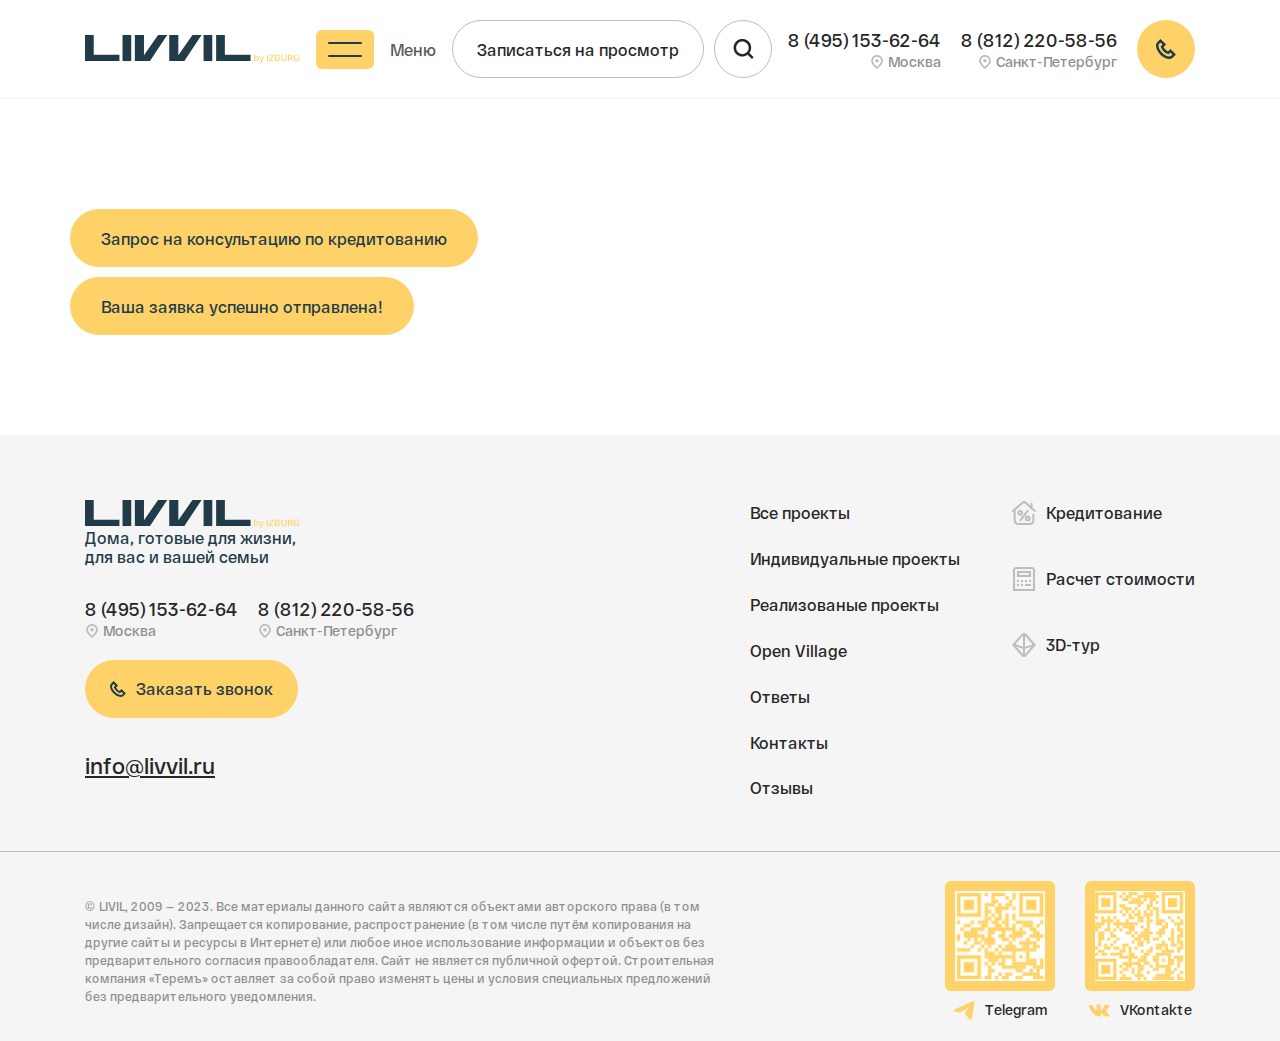
<file: modals.html>
<!DOCTYPE html>
<!--[if lt IE 7]><html lang="ru" class="lt-ie9 lt-ie8 lt-ie7"><![endif]-->
<!--[if IE 7]><html lang="ru" class="lt-ie9 lt-ie8"><![endif]-->
<!--[if IE 8]><html lang="ru" class="lt-ie9"><![endif]-->
<!--[if gt IE 8]><!-->
<html lang="ru">
<!--<![endif]-->
<head>
  <meta charset="utf-8">
  <title>Default</title>
  <meta name="description" content="">
  <meta http-equiv="X-UA-Compatible" content="IE=edge">
  <meta name="viewport" content="width=device-width, initial-scale=1.0">
  <!-- <link rel="shortcut icon" type="image/x-icon" href="favicon.ico"> -->

  <!-- Fonts -->
  <link rel="stylesheet" href="fonts/stylesheet.css">
  <!-- Fonts END -->

  <!-- Libs -->
  <link rel="stylesheet" href="libs/bootstrap/bootstrap-grid.min.css">
  <link rel="stylesheet" href="libs/swiper/swiper.min.css">
  <link rel="stylesheet" href="libs/magnific-popup/magnific-popup.css">
  <!-- Libs END -->

  <link rel="stylesheet" href="css/reset.css">
  <link rel="stylesheet" href="css/main.css">
  <link rel="stylesheet" href="css/media.css">
</head>
<body>
  <div class="wrapper fx-column">
    
    <!-- Header -->

    <header class="header">
      <div class="container d-flex align-items-center justify-content-between">

        <!-- Logo -->

        <a href="#" class="logo">
          <img class="d-none d-lg-block" src="img/logo.svg" alt="Logo">
          <img class="d-lg-none" src="img/logo-mb.svg" alt="Logo">
        </a>

        <!-- Toggle -->

        <div class="toggle d-flex align-items-center">
          <button class="toggle__nav speed">
            <span></span>
            <span></span>
          </button>
          <span class="toggle__name">Меню</span>
        </div>

        <!-- Btns -->

        <div class="header__btns d-flex align-items-center">
          <a href="#" class="btn btn--borderGray flex-center d-none d-xl-flex">Записаться на просмотр</a>
          <a href="#" class="btn btn--borderGray btn--round flex-center header__btn-search">
            <svg viewBox="0 0 21 20" fill="none" xmlns="http://www.w3.org/2000/svg">
              <path d="M16.4168 13.98C17.7473 12.202 18.3548 9.98603 18.1171 7.77813C17.8794 5.57023 16.8141 3.53435 15.1357 2.08029C13.4573 0.626229 11.2904 -0.138038 9.07115 -0.0586689C6.85191 0.0207 4.74512 0.937812 3.17488 2.50805C1.60464 4.0783 0.687524 6.18508 0.608155 8.40432C0.528787 10.6236 1.29305 12.7905 2.74711 14.4689C4.20117 16.1473 6.23706 17.2126 8.44496 17.4503C10.6529 17.688 12.8688 17.0804 14.6468 15.75L18.8968 20L20.6668 18.2333L16.4168 13.98ZM9.41683 15C8.18069 15 6.97232 14.6334 5.94451 13.9467C4.9167 13.2599 4.11563 12.2838 3.64258 11.1418C3.16953 9.99973 3.04576 8.74307 3.28692 7.53069C3.52808 6.31831 4.12333 5.20466 4.99741 4.33058C5.87149 3.45651 6.98513 2.86125 8.19751 2.62009C9.40989 2.37894 10.6666 2.50271 11.8086 2.97575C12.9506 3.4488 13.9268 4.24988 14.6135 5.27769C15.3003 6.30549 15.6668 7.51387 15.6668 8.75C15.6653 10.4071 15.0063 11.9959 13.8345 13.1677C12.6628 14.3395 11.074 14.9985 9.41683 15Z"/>
            </svg>
          </a>
        </div>

        <!-- Relations -->
        
        <div class="relations d-flex align-items-center">
          <div class="relations__item">
            <p class="relations__tel"><a href="tel:84951536264">8 (495) 153-62-64</a></p>
            <div class="relations__address"><i class="i-marker"></i>Москва</div>
          </div>
          <div class="relations__item">
            <p class="relations__tel"><a href="tel:88122205856">8 (812) 220-58-56</a></p>
            <div class="relations__address"><i class="i-marker"></i>Санкт-Петербург</div>
          </div>
          <div class="relations__item">
            <a href="#" class="btn btn--round btn--primary flex-center phone">
              <svg viewBox="0 0 20 20" fill="none" xmlns="http://www.w3.org/2000/svg">
                <path d="M1.46745 3.11666L4.50912 0.0749969L10.0424 5.60833L7.57578 8.075C8.54245 10.0833 9.97578 11.5167 11.9174 12.4333L14.3924 9.95833L19.9258 15.4917L16.8924 18.525C15.9424 19.475 14.6674 20 13.2924 20C7.33412 20 0.00911522 12.675 0.00911522 6.71666C0.00911522 5.34166 0.534115 4.05833 1.47578 3.11666H1.46745ZM13.2841 17.5C13.9924 17.5 14.6424 17.2417 15.1174 16.7583L16.3841 15.4917L14.3841 13.4917L12.5091 15.3667L11.7508 15.075C8.54245 13.85 6.24245 11.5583 4.92578 8.25833L4.61745 7.49166L6.50911 5.6L4.50912 3.6L3.23411 4.86666C2.75912 5.34166 2.50078 5.99166 2.50078 6.7C2.50078 11.6 9.12578 17.4833 13.2841 17.4833V17.5Z"/>
              </svg>
            </a>
          </div>
        </div>
        
      </div>
      <div class="navbar">
        <div class="navbar__head">
          <div class="container d-flex align-items-center">
            <div class="navbar__logo d-sm-flex align-items-end">
              <a href="#"><img src="img/logo-white.svg" alt="Logo"></a><span>Дома, готовые для жизни, для вас и вашей семьи</span>
            </div>
            <div class="relations__item d-lg-none">
              <a href="#" class="btn btn--round btn--primary flex-center phone">
                <svg viewBox="0 0 20 20" fill="none" xmlns="http://www.w3.org/2000/svg">
                  <path d="M1.46745 3.11666L4.50912 0.0749969L10.0424 5.60833L7.57578 8.075C8.54245 10.0833 9.97578 11.5167 11.9174 12.4333L14.3924 9.95833L19.9258 15.4917L16.8924 18.525C15.9424 19.475 14.6674 20 13.2924 20C7.33412 20 0.00911522 12.675 0.00911522 6.71666C0.00911522 5.34166 0.534115 4.05833 1.47578 3.11666H1.46745ZM13.2841 17.5C13.9924 17.5 14.6424 17.2417 15.1174 16.7583L16.3841 15.4917L14.3841 13.4917L12.5091 15.3667L11.7508 15.075C8.54245 13.85 6.24245 11.5583 4.92578 8.25833L4.61745 7.49166L6.50911 5.6L4.50912 3.6L3.23411 4.86666C2.75912 5.34166 2.50078 5.99166 2.50078 6.7C2.50078 11.6 9.12578 17.4833 13.2841 17.4833V17.5Z"></path>
                </svg>
              </a>
            </div>
            <a href="#" class="btn btn--borderGray btn--round flex-center header__btn-search d-lg-none">
              <svg viewBox="0 0 21 20" xmlns="http://www.w3.org/2000/svg">
                <path d="M16.4168 13.98C17.7473 12.202 18.3548 9.98603 18.1171 7.77813C17.8794 5.57023 16.8141 3.53435 15.1357 2.08029C13.4573 0.626229 11.2904 -0.138038 9.07115 -0.0586689C6.85191 0.0207 4.74512 0.937812 3.17488 2.50805C1.60464 4.0783 0.687524 6.18508 0.608155 8.40432C0.528787 10.6236 1.29305 12.7905 2.74711 14.4689C4.20117 16.1473 6.23706 17.2126 8.44496 17.4503C10.6529 17.688 12.8688 17.0804 14.6468 15.75L18.8968 20L20.6668 18.2333L16.4168 13.98ZM9.41683 15C8.18069 15 6.97232 14.6334 5.94451 13.9467C4.9167 13.2599 4.11563 12.2838 3.64258 11.1418C3.16953 9.99973 3.04576 8.74307 3.28692 7.53069C3.52808 6.31831 4.12333 5.20466 4.99741 4.33058C5.87149 3.45651 6.98513 2.86125 8.19751 2.62009C9.40989 2.37894 10.6666 2.50271 11.8086 2.97575C12.9506 3.4488 13.9268 4.24988 14.6135 5.27769C15.3003 6.30549 15.6668 7.51387 15.6668 8.75C15.6653 10.4071 15.0063 11.9959 13.8345 13.1677C12.6628 14.3395 11.074 14.9985 9.41683 15Z"/>
              </svg>
            </a>
            <button class="close close--navbar flex-center">
              <svg viewBox="0 0 30 30" fill="none" xmlns="http://www.w3.org/2000/svg">
                <path d="M30 2.33334L27.6667 0L15 12.6667L2.33332 0L0 2.33334L12.6667 15L0 27.6667L2.33332 30L15 17.3333L27.6667 30L30 27.6667L17.3333 15L30 2.33334Z"/>
              </svg>
            </button>
          </div>
        </div>
        <div class="container navbar__body">
          <nav class="nav d-lg-flex">
            <ul class="nav__list nav__list--primary">
              <li><a href="#">Все проекты</a></li>
              <li><a href="#">Индивидуальные проекты</a></li>
              <li><a href="#">Реализованые проекты</a></li>
              <li><a href="#">Open Village</a></li>
            </ul>
            <ul class="nav__list nav__list--second">
              <li><a href="#">
                <svg class="nav__percent" viewBox="0 0 24 24" fill="none" xmlns="http://www.w3.org/2000/svg">
                  <path d="M8.25 13.6875C9.28553 13.6875 10.125 12.848 10.125 11.8125C10.125 10.777 9.28553 9.9375 8.25 9.9375C7.21447 9.9375 6.375 10.777 6.375 11.8125C6.375 12.848 7.21447 13.6875 8.25 13.6875Z" stroke="#8F8F8F" stroke-width="2" stroke-miterlimit="10" stroke-linecap="round" stroke-linejoin="round"/>
                  <path d="M15.75 19.3125C16.7855 19.3125 17.625 18.473 17.625 17.4375C17.625 16.402 16.7855 15.5625 15.75 15.5625C14.7145 15.5625 13.875 16.402 13.875 17.4375C13.875 18.473 14.7145 19.3125 15.75 19.3125Z" stroke="#8F8F8F" stroke-width="2" stroke-miterlimit="10" stroke-linecap="round" stroke-linejoin="round"/>
                  <path d="M15.75 9.9375L8.25 19.3125" stroke="#8F8F8F" stroke-width="2" stroke-miterlimit="10" stroke-linecap="round" stroke-linejoin="round"/>
                  <path d="M2.625 8.64453V19.3128C2.625 21.3839 4.30392 23.0628 6.375 23.0628H17.625C19.6961 23.0628 21.375 21.3839 21.375 19.3128V13.6633" stroke="#8F8F8F" stroke-width="2" stroke-miterlimit="10" stroke-linecap="round" stroke-linejoin="round"/>
                  <path d="M0.9375 10.125L10.7541 1.41127C11.0853 1.11656 11.5218 0.9375 12 0.9375C12.4782 0.9375 12.9147 1.11656 13.2459 1.41127L23.0625 10.125" stroke="#8F8F8F" stroke-width="2" stroke-miterlimit="10" stroke-linecap="round" stroke-linejoin="round"/>
                  <path d="M19.5 2.8125V6.97589" stroke="#8F8F8F" stroke-width="2" stroke-miterlimit="10" stroke-linecap="round" stroke-linejoin="round"/>
                </svg>
              Кредитование</a></li>
              <li><a href="#">
                <svg class="nav__calc" viewBox="0 0 24 24" fill="none" xmlns="http://www.w3.org/2000/svg">
                  <path d="M1 24H23V3C23 2.20435 22.6839 1.44129 22.1213 0.87868C21.5587 0.31607 20.7956 0 20 0L4 0C3.20435 0 2.44129 0.31607 1.87868 0.87868C1.31607 1.44129 1 2.20435 1 3V24ZM3 3C3 2.73478 3.10536 2.48043 3.29289 2.29289C3.48043 2.10536 3.73478 2 4 2H20C20.2652 2 20.5196 2.10536 20.7071 2.29289C20.8946 2.48043 21 2.73478 21 3V22H3V3ZM5 10H19V4H5V10ZM7 6H17V8H7V6ZM5 13H7V15H5V13ZM9 13H11V15H9V13ZM15 13V15H13V13H15ZM5 17H7V19H5V17ZM9 17H11V19H9V17ZM17 13H19V15H17V13ZM13 17H19V19H13V17Z" fill="#8F8F8F"/>
                </svg>
              Расчет стоимости</a></li>
              <li><a href="#">
                <svg class="nav__3d" viewBox="0 0 24 24" fill="none" xmlns="http://www.w3.org/2000/svg">
                  <path d="M14.1094 0.86676C13.5353 0.312554 12.766 0.00683332 11.968 0.0158176C11.1701 0.0248018 10.4079 0.347768 9.84639 0.914761L0.0253906 11.9998L9.89139 23.1328C10.1687 23.4088 10.4977 23.6274 10.8596 23.7762C11.2215 23.925 11.6091 24.0009 12.0004 23.9998C12.4026 23.9989 12.8005 23.9174 13.1707 23.7601C13.5408 23.6027 13.8757 23.3728 14.1554 23.0838L23.9604 11.9998L14.1094 0.86676ZM20.7384 11.3758L13.0004 13.6618V2.62776L20.7384 11.3758ZM11.0004 2.62376V13.6618L3.25339 11.3728L11.0004 2.62376ZM4.25039 13.7528L11.0004 15.7468V21.3728L4.25039 13.7528ZM13.0004 21.3748V15.7468L19.7364 13.7568L13.0004 21.3748Z" fill="#8F8F8F"/>
                </svg>
              3D-тур</a></li>
              <li><a href="#">Ответы</a></li>
              <li><a href="#">Контакты</a></li>
              <li><a href="#">Отзывы</a></li>
            </ul>
          </nav>
          <div class="navbar__info d-flex align-items-center">
            <div class="relations__item d-none d-lg-block">
              <p class="relations__tel"><a href="tel:84951536264">8 (495) 153-62-64</a></p>
              <div class="relations__address"><i class="i-marker-yellow"></i>Москва</div>
            </div>
            <div class="relations__item d-none d-lg-block">
              <p class="relations__tel"><a href="tel:88122205856">8 (812) 220-58-56</a></p>
              <div class="relations__address"><i class="i-marker-yellow"></i>Санкт-Петербург</div>
            </div>
            <div class="navbar__btn">
              <a href="#" class="btn btn--primary flex-center">
                <svg width="16" height="16" viewBox="0 0 16 16" xmlns="http://www.w3.org/2000/svg">
                  <path d="M1.17376 2.4929L3.6071 0.0595703L8.03376 4.48624L6.06043 6.45957C6.83376 8.06624 7.98043 9.2129 9.53376 9.94624L11.5138 7.96624L15.9404 12.3929L13.5138 14.8196C12.7538 15.5796 11.7338 15.9996 10.6338 15.9996C5.8671 15.9996 0.00709629 10.1396 0.00709629 5.3729C0.00709629 4.2729 0.427096 3.24624 1.18043 2.4929H1.17376ZM10.6271 13.9996C11.1938 13.9996 11.7138 13.7929 12.0938 13.4062L13.1071 12.3929L11.5071 10.7929L10.0071 12.2929L9.40043 12.0596C6.83376 11.0796 4.99376 9.24624 3.94043 6.60624L3.69376 5.9929L5.2071 4.47957L3.6071 2.87957L2.5871 3.8929C2.2071 4.2729 2.00043 4.7929 2.00043 5.35957C2.00043 9.27957 7.30043 13.9862 10.6271 13.9862V13.9996Z"/>
                </svg>Заказать звонок
              </a>
            </div>
          </div>
          <i class="navbar__img triangle-top-left-big d-none d-lg-block" style="background: url(img/other/navbar.png) center/cover no-repeat;"></i>
        </div>
      </div>
    </header>
    
    <!-- Main -->

    <main class="main">

      <div class="container" style="padding: 100px 0;">
        <button class="btn btn--primary flex-center open-modal-consultation" style="margin-top: 10px;">Запрос на консультацию по кредитованию</button>
        <button class="btn btn--primary flex-center open-modal-success" style="margin-top: 10px;">Ваша заявка успешно отправлена!</button>
      </div>
      
    </main>

    <!-- Footer -->

    <footer class="footer">
      <div class="container">

        <!-- Body -->

        <div class="row footer__body">
          <div class="col-12 col-lg-6 col-xl-7">
            <div class="footer__logo fx">
              <a href="#" class="logo">
                <img src="img/logo.svg" alt="Logo">
                <p>Дома, готовые для жизни, для вас и вашей семьи</p>
              </a>
            </div>
            <div class="footer__relations d-flex">
              <div class="relations__item">
                <p class="relations__tel"><a href="tel:84951536264">8 (495) 153-62-64</a></p>
                <div class="relations__address"><i class="i-marker"></i>Москва</div>
              </div>
              <div class="relations__item">
                <p class="relations__tel"><a href="tel:88122205856">8 (812) 220-58-56</a></p>
                <div class="relations__address"><i class="i-marker"></i>Санкт-Петербург</div>
              </div>
            </div>
            <div class="footer__bell d-flex"><a href="#" class="btn btn--primary flex-center">
              <svg width="16" height="16" viewBox="0 0 16 16" fill="none" xmlns="http://www.w3.org/2000/svg">
                <path d="M1.17376 2.4929L3.6071 0.0595703L8.03376 4.48624L6.06043 6.45957C6.83376 8.06624 7.98043 9.2129 9.53376 9.94624L11.5138 7.96624L15.9404 12.3929L13.5138 14.8196C12.7538 15.5796 11.7338 15.9996 10.6338 15.9996C5.8671 15.9996 0.00709629 10.1396 0.00709629 5.3729C0.00709629 4.2729 0.427096 3.24624 1.18043 2.4929H1.17376ZM10.6271 13.9996C11.1938 13.9996 11.7138 13.7929 12.0938 13.4062L13.1071 12.3929L11.5071 10.7929L10.0071 12.2929L9.40043 12.0596C6.83376 11.0796 4.99376 9.24624 3.94043 6.60624L3.69376 5.9929L5.2071 4.47957L3.6071 2.87957L2.5871 3.8929C2.2071 4.2729 2.00043 4.7929 2.00043 5.35957C2.00043 9.27957 7.30043 13.9862 10.6271 13.9862V13.9996Z"/>
              </svg>
            Заказать звонок</a></div>
            <div class="footer__email"><a href="mailto:info@livvil.ru">info@livvil.ru</a></div>
          </div>
          <div class="col-12 col-lg-6 col-xl-5">
            <div class="footer__group d-flex justify-content-between">
              <ul class="footer__nav">
                <li><a href="#">Все проекты</a></li>
                <li><a href="#">Индивидуальные проекты</a></li>
                <li><a href="#">Реализованые проекты</a></li>
                <li><a href="#">Open Village</a></li>
                <li><a href="#">Ответы</a></li>
                <li><a href="#">Контакты</a></li>
                <li><a href="#">Отзывы</a></li>
              </ul>
              <ul class="footer__nav footer__nav--second">
                <li><a href="#"><i class="i-percent-gray"></i>Кредитование</a></li>
                <li><a href="#"><i class="i-calc"></i>Расчет стоимости</a></li>
                <li><a href="#"><i class="i-3d"></i>3D-тур</a></li>
              </ul>
            </div>
          </div>
        </div>

        <!-- Bott -->

        <div class="row footer__bott align-items-center">
          <div class="col-12 col-lg-5 order-lg-2">
            <div class="footer__cont d-flex justify-content-lg-end">
              <div class="footer__cont-item">
                <a href="#" class="footer__cont-qr"><img src="img/other/qr-footer-1.png" alt="Img"></a>
                <div class="footer__cont-name">
                  <a href="#"><i class="i-tg"></i>Telegram</a>
                </div>
              </div>
              <div class="footer__cont-item">
                <a href="#" class="footer__cont-qr"><img src="img/other/qr-footer-2.png" alt="Img"></a>
                <div class="footer__cont-name">
                  <a href="#"><i class="i-vk"></i>VKontakte</a>
                </div>
              </div>
            </div>
          </div>
          <div class="col-12 col-lg-7 order-lg-1">
            <p class="copyright">© LIVIL, 2009 — 2023. Все материалы данного сайта являются объектами авторского права (в том числе дизайн). Запрещается копирование, распространение (в том числе путём копирования на другие сайты и ресурсы в Интернете) или любое иное использование информации и объектов без предварительного согласия правообладателя. Cайт не является публичной офертой. Строительная компания «Теремъ» оставляет за собой право изменять цены и условия специальных предложений без предварительного уведомления.</p>
          </div>
        </div>
        
      </div>
    </footer>

  </div>

  <!-- Layer -->

  <div class="layer-black"></div>

  <!-- Modal -->

  <div class="modal modal--consultation">
    <div class="fullScreen flex-center">
      <div class="modal__box">
        <button class="close close--modal flex-center">
          <svg viewBox="0 0 30 30" fill="none" xmlns="http://www.w3.org/2000/svg">
            <path d="M30 2.33334L27.6667 0L15 12.6667L2.33332 0L0 2.33334L12.6667 15L0 27.6667L2.33332 30L15 17.3333L27.6667 30L30 27.6667L17.3333 15L30 2.33334Z"/>
          </svg>
        </button>
        <i class="modal__img d-none d-lg-block" style="background: url('img/other/modal.png') center 100%/contain no-repeat;"></i>
        <i class="modal__img d-lg-none" style="background: url('img/other/modal-mob.png') center 100%/contain no-repeat;"></i>
        <div class="modal__content">
          <div class="title">
            <h3>Запрос на консультацию по кредитованию</h3>
          </div>
          <form action="#" class="form consultation modal__row row align-items-center">
            <div class="col-12 col-lg-6"><label class="form__field"><input type="text" required><span class="form__name">Ваше имя</span></label></div>
            <div class="col-12 col-lg-6"><label class="form__field"><input type="text" class="phone-mask" required><span class="form__name">Номер телефона</span></label></div>
            <div class="col-12 col-lg-6"><button class="btn btn--big btn--primary flex-center form__btn">Отправить заявку
              <svg width="25" height="24" viewBox="0 0 25 24" fill="none" xmlns="http://www.w3.org/2000/svg">
                <path d="M5.07777 0.329979C3.90777 -0.244021 2.52477 -0.0530208 1.55577 0.819979C0.586773 1.69198 0.249773 3.04798 0.696773 4.27198L4.80277 12.006L0.774773 19.733C0.329773 20.959 0.669773 22.313 1.63977 23.183C2.23777 23.719 2.99177 23.996 3.75477 23.996C4.23177 23.996 4.71277 23.888 5.16177 23.667L24.3938 11.996L5.07777 0.329979ZM3.50077 3.18398C3.49677 3.14598 3.50777 3.09998 3.56277 3.05098C3.62777 2.99298 3.68177 2.99598 3.71977 3.00798L16.1178 10.5H7.39977L3.50077 3.18398ZM3.79977 20.993C3.76077 21.006 3.70677 21.008 3.64377 20.951C3.58777 20.901 3.57777 20.853 3.58177 20.815L7.40877 13.501H16.1398L3.80077 20.993H3.79977Z" fill="#213B48"/>
              </svg>
            </button></div>
            <div class="col-12 col-lg-6"><div class="form__policy">*Нажимая на кнопку «Отправить» вы соглашаетесь с <a href="#">политикой конфиденциальности</a></div></div>
          </form>
        </div>
      </div>
    </div>
  </div>

  <!-- Modal -->

  <div class="modal modal--success">
    <div class="fullScreen flex-center">
      <div class="modal__box">
        <button class="close close--modal flex-center">
          <svg viewBox="0 0 30 30" fill="none" xmlns="http://www.w3.org/2000/svg">
            <path d="M30 2.33334L27.6667 0L15 12.6667L2.33332 0L0 2.33334L12.6667 15L0 27.6667L2.33332 30L15 17.3333L27.6667 30L30 27.6667L17.3333 15L30 2.33334Z"/>
          </svg>
        </button>
        <i class="modal__img d-none d-lg-block" style="background: url('img/other/modal.png') center 100%/contain no-repeat;"></i>
        <i class="modal__img d-lg-none" style="background: url('img/other/modal-mob.png') center 100%/contain no-repeat;"></i>
        <div class="modal__content">
          <div class="title text-center">
            <h3>Ваша заявка успешно отправлена!</h3>
          </div>
          <div class="paragraph paragraph--big text-center">
            <p>В ближайшем времени с вами свяжется наш менеджер.</p>
          </div>
        </div>
      </div>
    </div>
  </div>

  <!--[if lt IE 9]>
  <script src="libs/html5shiv/es5-shim.min.js"></script>
  <script src="libs/html5shiv/html5shiv.min.js"></script>
  <script src="libs/html5shiv/html5shiv-printshiv.min.js"></script>
  <script src="libs/respond/respond.min.js"></script>
  <![endif]-->
  <script src="libs/jquery/jquery-3.4.0.min.js"></script>
  <script src="libs/maskedinput/jquery.maskedinput.min.js"></script>
  <script src="libs/swiper/swiper.min.js"></script>
  <script src="libs/magnific-popup/jquery.magnific-popup.js"></script>
  <script src="js/main.js"></script>
  <!-- Yandex.Metrika counter --><!-- /Yandex.Metrika counter -->
  <!-- Google Analytics counter --><!-- /Google Analytics counter -->
</body>
</html>
</file>
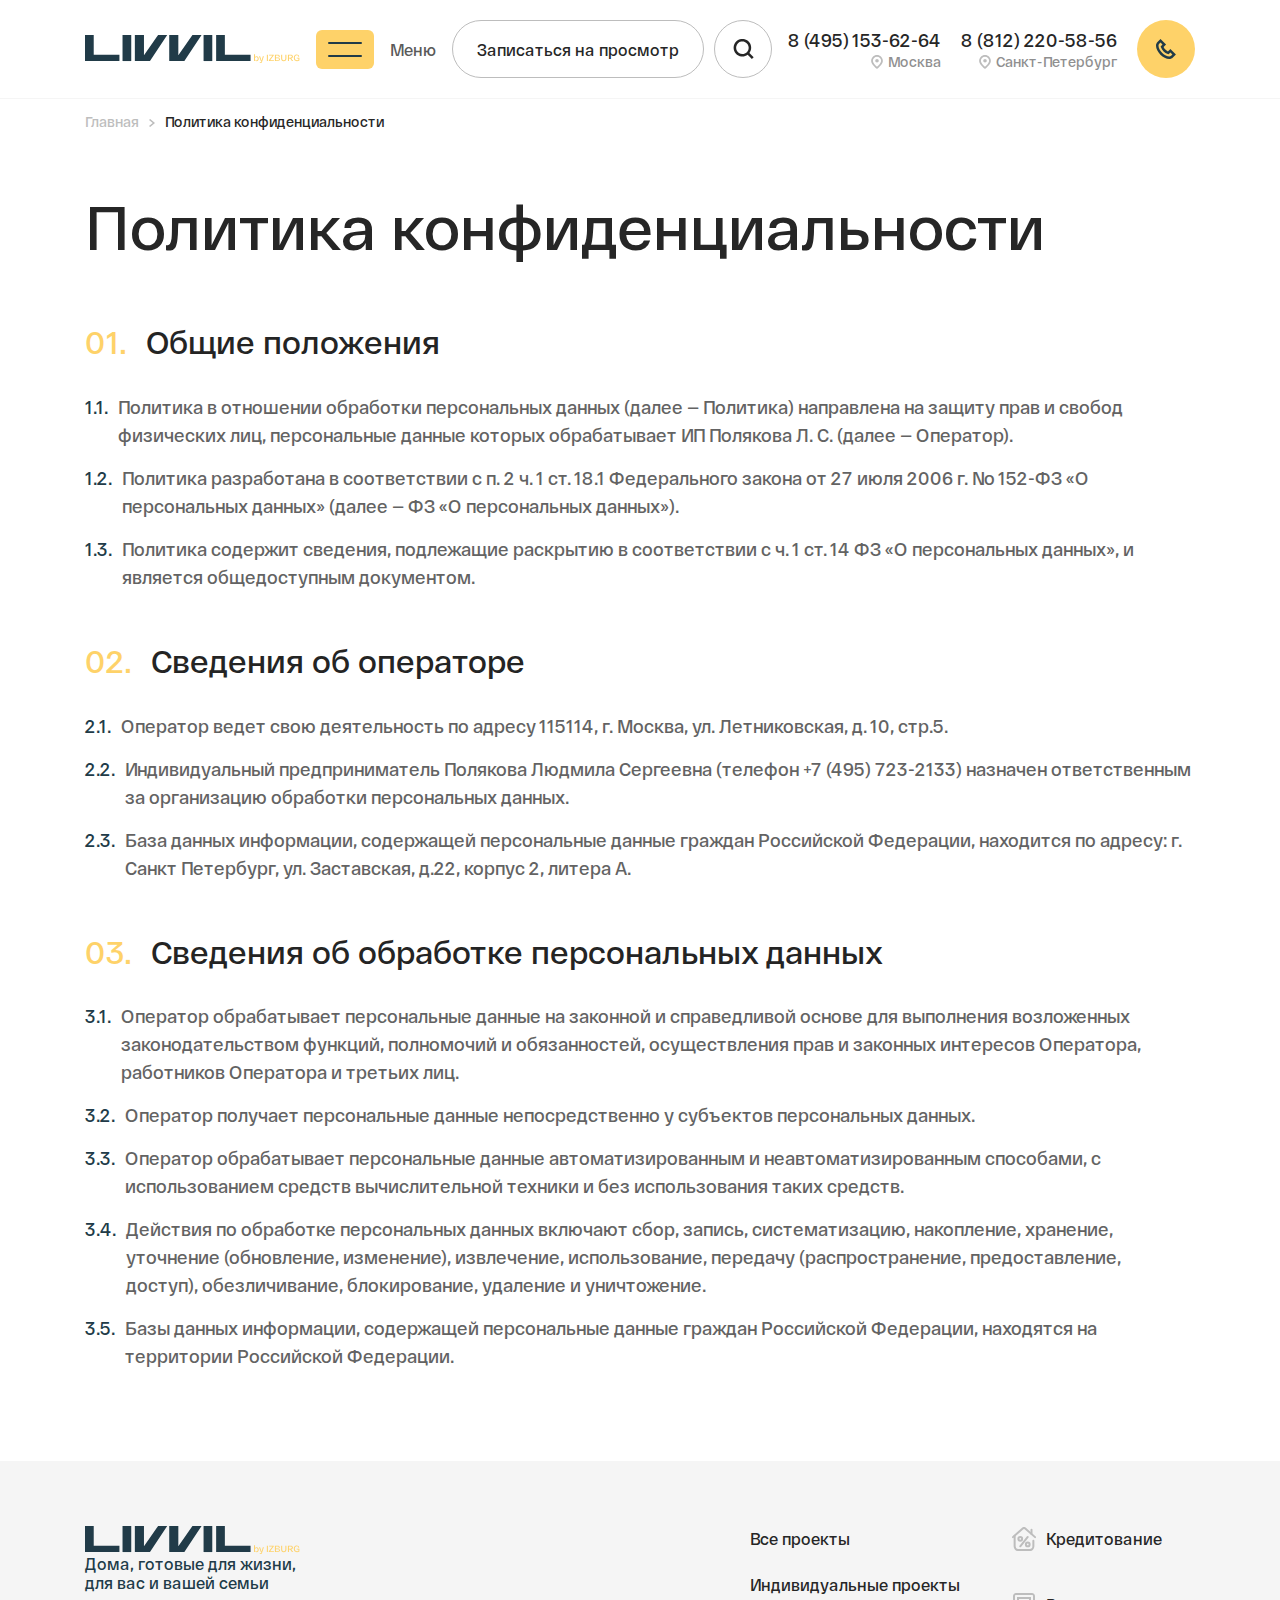
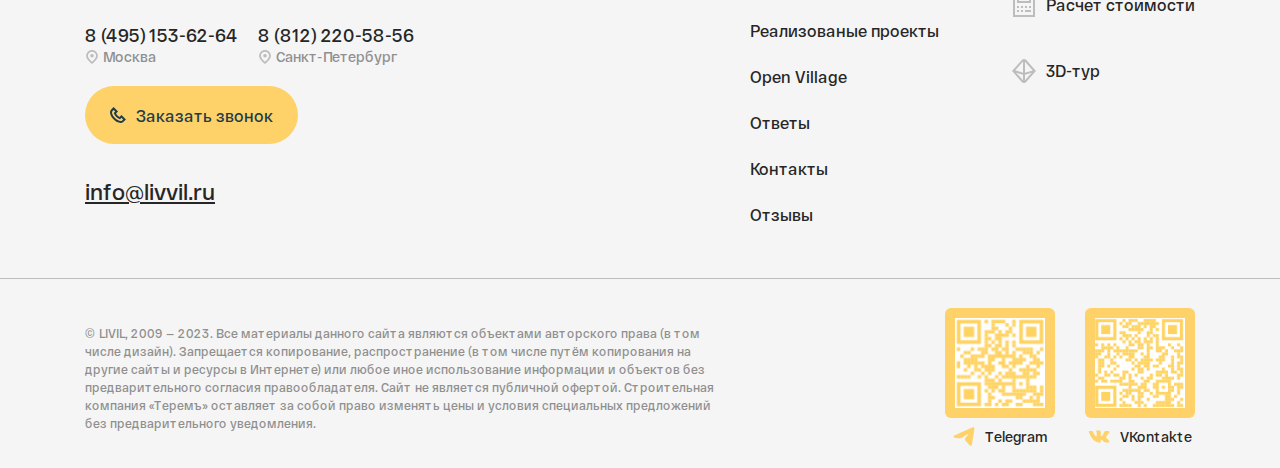
<file: policy.html>
<!DOCTYPE html>
<!--[if lt IE 7]><html lang="ru" class="lt-ie9 lt-ie8 lt-ie7"><![endif]-->
<!--[if IE 7]><html lang="ru" class="lt-ie9 lt-ie8"><![endif]-->
<!--[if IE 8]><html lang="ru" class="lt-ie9"><![endif]-->
<!--[if gt IE 8]><!-->
<html lang="ru">
<!--<![endif]-->
<head>
  <meta charset="utf-8">
  <title>Default</title>
  <meta name="description" content="">
  <meta http-equiv="X-UA-Compatible" content="IE=edge">
  <meta name="viewport" content="width=device-width, initial-scale=1.0">
  <!-- <link rel="shortcut icon" type="image/x-icon" href="favicon.ico"> -->

  <!-- Fonts -->
  <link rel="stylesheet" href="fonts/stylesheet.css">
  <!-- Fonts END -->

  <!-- Libs -->
  <link rel="stylesheet" href="libs/bootstrap/bootstrap-grid.min.css">
  <link rel="stylesheet" href="libs/swiper/swiper.min.css">
  <link rel="stylesheet" href="libs/magnific-popup/magnific-popup.css">
  <!-- Libs END -->

  <link rel="stylesheet" href="css/reset.css">
  <link rel="stylesheet" href="css/main.css">
  <link rel="stylesheet" href="css/media.css">
</head>
<body>
  <div class="wrapper fx-column">
    
    <!-- Header -->

    <header class="header">
      <div class="container d-flex align-items-center justify-content-between">

        <!-- Logo -->

        <a href="#" class="logo">
          <img class="d-none d-lg-block" src="img/logo.svg" alt="Logo">
          <img class="d-lg-none" src="img/logo-mb.svg" alt="Logo">
        </a>

        <!-- Toggle -->

        <div class="toggle d-flex align-items-center">
          <button class="toggle__nav speed">
            <span></span>
            <span></span>
          </button>
          <span class="toggle__name">Меню</span>
        </div>

        <!-- Btns -->

        <div class="header__btns d-flex align-items-center">
          <a href="#" class="btn btn--borderGray flex-center d-none d-xl-flex">Записаться на просмотр</a>
          <a href="#" class="btn btn--borderGray btn--round flex-center header__btn-search">
            <svg viewBox="0 0 21 20" fill="none" xmlns="http://www.w3.org/2000/svg">
              <path d="M16.4168 13.98C17.7473 12.202 18.3548 9.98603 18.1171 7.77813C17.8794 5.57023 16.8141 3.53435 15.1357 2.08029C13.4573 0.626229 11.2904 -0.138038 9.07115 -0.0586689C6.85191 0.0207 4.74512 0.937812 3.17488 2.50805C1.60464 4.0783 0.687524 6.18508 0.608155 8.40432C0.528787 10.6236 1.29305 12.7905 2.74711 14.4689C4.20117 16.1473 6.23706 17.2126 8.44496 17.4503C10.6529 17.688 12.8688 17.0804 14.6468 15.75L18.8968 20L20.6668 18.2333L16.4168 13.98ZM9.41683 15C8.18069 15 6.97232 14.6334 5.94451 13.9467C4.9167 13.2599 4.11563 12.2838 3.64258 11.1418C3.16953 9.99973 3.04576 8.74307 3.28692 7.53069C3.52808 6.31831 4.12333 5.20466 4.99741 4.33058C5.87149 3.45651 6.98513 2.86125 8.19751 2.62009C9.40989 2.37894 10.6666 2.50271 11.8086 2.97575C12.9506 3.4488 13.9268 4.24988 14.6135 5.27769C15.3003 6.30549 15.6668 7.51387 15.6668 8.75C15.6653 10.4071 15.0063 11.9959 13.8345 13.1677C12.6628 14.3395 11.074 14.9985 9.41683 15Z"/>
            </svg>
          </a>
        </div>

        <!-- Relations -->
        
        <div class="relations d-flex align-items-center">
          <div class="relations__item">
            <p class="relations__tel"><a href="tel:84951536264">8 (495) 153-62-64</a></p>
            <div class="relations__address"><i class="i-marker"></i>Москва</div>
          </div>
          <div class="relations__item">
            <p class="relations__tel"><a href="tel:88122205856">8 (812) 220-58-56</a></p>
            <div class="relations__address"><i class="i-marker"></i>Санкт-Петербург</div>
          </div>
          <div class="relations__item">
            <a href="#" class="btn btn--round btn--primary flex-center phone">
              <svg viewBox="0 0 20 20" fill="none" xmlns="http://www.w3.org/2000/svg">
                <path d="M1.46745 3.11666L4.50912 0.0749969L10.0424 5.60833L7.57578 8.075C8.54245 10.0833 9.97578 11.5167 11.9174 12.4333L14.3924 9.95833L19.9258 15.4917L16.8924 18.525C15.9424 19.475 14.6674 20 13.2924 20C7.33412 20 0.00911522 12.675 0.00911522 6.71666C0.00911522 5.34166 0.534115 4.05833 1.47578 3.11666H1.46745ZM13.2841 17.5C13.9924 17.5 14.6424 17.2417 15.1174 16.7583L16.3841 15.4917L14.3841 13.4917L12.5091 15.3667L11.7508 15.075C8.54245 13.85 6.24245 11.5583 4.92578 8.25833L4.61745 7.49166L6.50911 5.6L4.50912 3.6L3.23411 4.86666C2.75912 5.34166 2.50078 5.99166 2.50078 6.7C2.50078 11.6 9.12578 17.4833 13.2841 17.4833V17.5Z"/>
              </svg>
            </a>
          </div>
        </div>
        
      </div>
      <div class="navbar">
        <div class="navbar__head">
          <div class="container d-flex align-items-center">
            <div class="navbar__logo d-sm-flex align-items-end">
              <a href="#"><img src="img/logo-white.svg" alt="Logo"></a><span>Дома, готовые для жизни, для вас и вашей семьи</span>
            </div>
            <div class="relations__item d-lg-none">
              <a href="#" class="btn btn--round btn--primary flex-center phone">
                <svg viewBox="0 0 20 20" fill="none" xmlns="http://www.w3.org/2000/svg">
                  <path d="M1.46745 3.11666L4.50912 0.0749969L10.0424 5.60833L7.57578 8.075C8.54245 10.0833 9.97578 11.5167 11.9174 12.4333L14.3924 9.95833L19.9258 15.4917L16.8924 18.525C15.9424 19.475 14.6674 20 13.2924 20C7.33412 20 0.00911522 12.675 0.00911522 6.71666C0.00911522 5.34166 0.534115 4.05833 1.47578 3.11666H1.46745ZM13.2841 17.5C13.9924 17.5 14.6424 17.2417 15.1174 16.7583L16.3841 15.4917L14.3841 13.4917L12.5091 15.3667L11.7508 15.075C8.54245 13.85 6.24245 11.5583 4.92578 8.25833L4.61745 7.49166L6.50911 5.6L4.50912 3.6L3.23411 4.86666C2.75912 5.34166 2.50078 5.99166 2.50078 6.7C2.50078 11.6 9.12578 17.4833 13.2841 17.4833V17.5Z"></path>
                </svg>
              </a>
            </div>
            <a href="#" class="btn btn--borderGray btn--round flex-center header__btn-search d-lg-none">
              <svg viewBox="0 0 21 20" xmlns="http://www.w3.org/2000/svg">
                <path d="M16.4168 13.98C17.7473 12.202 18.3548 9.98603 18.1171 7.77813C17.8794 5.57023 16.8141 3.53435 15.1357 2.08029C13.4573 0.626229 11.2904 -0.138038 9.07115 -0.0586689C6.85191 0.0207 4.74512 0.937812 3.17488 2.50805C1.60464 4.0783 0.687524 6.18508 0.608155 8.40432C0.528787 10.6236 1.29305 12.7905 2.74711 14.4689C4.20117 16.1473 6.23706 17.2126 8.44496 17.4503C10.6529 17.688 12.8688 17.0804 14.6468 15.75L18.8968 20L20.6668 18.2333L16.4168 13.98ZM9.41683 15C8.18069 15 6.97232 14.6334 5.94451 13.9467C4.9167 13.2599 4.11563 12.2838 3.64258 11.1418C3.16953 9.99973 3.04576 8.74307 3.28692 7.53069C3.52808 6.31831 4.12333 5.20466 4.99741 4.33058C5.87149 3.45651 6.98513 2.86125 8.19751 2.62009C9.40989 2.37894 10.6666 2.50271 11.8086 2.97575C12.9506 3.4488 13.9268 4.24988 14.6135 5.27769C15.3003 6.30549 15.6668 7.51387 15.6668 8.75C15.6653 10.4071 15.0063 11.9959 13.8345 13.1677C12.6628 14.3395 11.074 14.9985 9.41683 15Z"/>
              </svg>
            </a>
            <button class="close close--navbar flex-center">
              <svg viewBox="0 0 30 30" fill="none" xmlns="http://www.w3.org/2000/svg">
                <path d="M30 2.33334L27.6667 0L15 12.6667L2.33332 0L0 2.33334L12.6667 15L0 27.6667L2.33332 30L15 17.3333L27.6667 30L30 27.6667L17.3333 15L30 2.33334Z"/>
              </svg>
            </button>
          </div>
        </div>
        <div class="container navbar__body">
          <nav class="nav d-lg-flex">
            <ul class="nav__list nav__list--primary">
              <li><a href="#">Все проекты</a></li>
              <li><a href="#">Индивидуальные проекты</a></li>
              <li><a href="#">Реализованые проекты</a></li>
              <li><a href="#">Open Village</a></li>
            </ul>
            <ul class="nav__list nav__list--second">
              <li><a href="#">
                <svg class="nav__percent" viewBox="0 0 24 24" fill="none" xmlns="http://www.w3.org/2000/svg">
                  <path d="M8.25 13.6875C9.28553 13.6875 10.125 12.848 10.125 11.8125C10.125 10.777 9.28553 9.9375 8.25 9.9375C7.21447 9.9375 6.375 10.777 6.375 11.8125C6.375 12.848 7.21447 13.6875 8.25 13.6875Z" stroke="#8F8F8F" stroke-width="2" stroke-miterlimit="10" stroke-linecap="round" stroke-linejoin="round"/>
                  <path d="M15.75 19.3125C16.7855 19.3125 17.625 18.473 17.625 17.4375C17.625 16.402 16.7855 15.5625 15.75 15.5625C14.7145 15.5625 13.875 16.402 13.875 17.4375C13.875 18.473 14.7145 19.3125 15.75 19.3125Z" stroke="#8F8F8F" stroke-width="2" stroke-miterlimit="10" stroke-linecap="round" stroke-linejoin="round"/>
                  <path d="M15.75 9.9375L8.25 19.3125" stroke="#8F8F8F" stroke-width="2" stroke-miterlimit="10" stroke-linecap="round" stroke-linejoin="round"/>
                  <path d="M2.625 8.64453V19.3128C2.625 21.3839 4.30392 23.0628 6.375 23.0628H17.625C19.6961 23.0628 21.375 21.3839 21.375 19.3128V13.6633" stroke="#8F8F8F" stroke-width="2" stroke-miterlimit="10" stroke-linecap="round" stroke-linejoin="round"/>
                  <path d="M0.9375 10.125L10.7541 1.41127C11.0853 1.11656 11.5218 0.9375 12 0.9375C12.4782 0.9375 12.9147 1.11656 13.2459 1.41127L23.0625 10.125" stroke="#8F8F8F" stroke-width="2" stroke-miterlimit="10" stroke-linecap="round" stroke-linejoin="round"/>
                  <path d="M19.5 2.8125V6.97589" stroke="#8F8F8F" stroke-width="2" stroke-miterlimit="10" stroke-linecap="round" stroke-linejoin="round"/>
                </svg>
              Кредитование</a></li>
              <li><a href="#">
                <svg class="nav__calc" viewBox="0 0 24 24" fill="none" xmlns="http://www.w3.org/2000/svg">
                  <path d="M1 24H23V3C23 2.20435 22.6839 1.44129 22.1213 0.87868C21.5587 0.31607 20.7956 0 20 0L4 0C3.20435 0 2.44129 0.31607 1.87868 0.87868C1.31607 1.44129 1 2.20435 1 3V24ZM3 3C3 2.73478 3.10536 2.48043 3.29289 2.29289C3.48043 2.10536 3.73478 2 4 2H20C20.2652 2 20.5196 2.10536 20.7071 2.29289C20.8946 2.48043 21 2.73478 21 3V22H3V3ZM5 10H19V4H5V10ZM7 6H17V8H7V6ZM5 13H7V15H5V13ZM9 13H11V15H9V13ZM15 13V15H13V13H15ZM5 17H7V19H5V17ZM9 17H11V19H9V17ZM17 13H19V15H17V13ZM13 17H19V19H13V17Z" fill="#8F8F8F"/>
                </svg>
              Расчет стоимости</a></li>
              <li><a href="#">
                <svg class="nav__3d" viewBox="0 0 24 24" fill="none" xmlns="http://www.w3.org/2000/svg">
                  <path d="M14.1094 0.86676C13.5353 0.312554 12.766 0.00683332 11.968 0.0158176C11.1701 0.0248018 10.4079 0.347768 9.84639 0.914761L0.0253906 11.9998L9.89139 23.1328C10.1687 23.4088 10.4977 23.6274 10.8596 23.7762C11.2215 23.925 11.6091 24.0009 12.0004 23.9998C12.4026 23.9989 12.8005 23.9174 13.1707 23.7601C13.5408 23.6027 13.8757 23.3728 14.1554 23.0838L23.9604 11.9998L14.1094 0.86676ZM20.7384 11.3758L13.0004 13.6618V2.62776L20.7384 11.3758ZM11.0004 2.62376V13.6618L3.25339 11.3728L11.0004 2.62376ZM4.25039 13.7528L11.0004 15.7468V21.3728L4.25039 13.7528ZM13.0004 21.3748V15.7468L19.7364 13.7568L13.0004 21.3748Z" fill="#8F8F8F"/>
                </svg>
              3D-тур</a></li>
              <li><a href="#">Ответы</a></li>
              <li><a href="#">Контакты</a></li>
              <li><a href="#">Отзывы</a></li>
            </ul>
          </nav>
          <div class="navbar__info d-flex align-items-center">
            <div class="relations__item d-none d-lg-block">
              <p class="relations__tel"><a href="tel:84951536264">8 (495) 153-62-64</a></p>
              <div class="relations__address"><i class="i-marker-yellow"></i>Москва</div>
            </div>
            <div class="relations__item d-none d-lg-block">
              <p class="relations__tel"><a href="tel:88122205856">8 (812) 220-58-56</a></p>
              <div class="relations__address"><i class="i-marker-yellow"></i>Санкт-Петербург</div>
            </div>
            <div class="navbar__btn">
              <a href="#" class="btn btn--primary flex-center">
                <svg width="16" height="16" viewBox="0 0 16 16" xmlns="http://www.w3.org/2000/svg">
                  <path d="M1.17376 2.4929L3.6071 0.0595703L8.03376 4.48624L6.06043 6.45957C6.83376 8.06624 7.98043 9.2129 9.53376 9.94624L11.5138 7.96624L15.9404 12.3929L13.5138 14.8196C12.7538 15.5796 11.7338 15.9996 10.6338 15.9996C5.8671 15.9996 0.00709629 10.1396 0.00709629 5.3729C0.00709629 4.2729 0.427096 3.24624 1.18043 2.4929H1.17376ZM10.6271 13.9996C11.1938 13.9996 11.7138 13.7929 12.0938 13.4062L13.1071 12.3929L11.5071 10.7929L10.0071 12.2929L9.40043 12.0596C6.83376 11.0796 4.99376 9.24624 3.94043 6.60624L3.69376 5.9929L5.2071 4.47957L3.6071 2.87957L2.5871 3.8929C2.2071 4.2729 2.00043 4.7929 2.00043 5.35957C2.00043 9.27957 7.30043 13.9862 10.6271 13.9862V13.9996Z"/>
                </svg>Заказать звонок
              </a>
            </div>
          </div>
          <i class="navbar__img triangle-top-left-big d-none d-lg-block" style="background: url(img/other/navbar.png) center/cover no-repeat;"></i>
        </div>
      </div>
    </header>
    
    <!-- Main -->

    <main class="main">

      <!-- Breadcrumb -->

      <nav class="breadcrumb">
        <div class="container">
          <ul>
            <li class="breadcrumb__item">
              <a href="#">Главная</a>
            </li>
            <li class="breadcrumb__item active">
              Политика конфиденциальности
            </li>
          </ul>
        </div>
      </nav>

      <!-- Policy -->

      <section class="policy">
        <div class="container">
          
          <!-- Title -->

          <div class="title">
            <h1>Политика конфиденциальности</h1>
          </div>

          <!-- Body -->

          <div class="policy__body">
            <h3><span>01.</span>Общие положения</h3>
            <p><span>1.1.</span>Политика в отношении обработки персональных данных (далее — Политика) направлена на защиту прав и свобод физических лиц, персональные данные которых обрабатывает ИП Полякова Л. С. (далее — Оператор).</p>
            <p><span>1.2.</span>Политика разработана в соответствии с п. 2 ч. 1 ст. 18.1 Федерального закона от 27 июля 2006 г. No 152-ФЗ «О персональных данных» (далее — ФЗ «О персональных данных»).</p>
            <p><span>1.3.</span>Политика содержит сведения, подлежащие раскрытию в соответствии с ч. 1 ст. 14 ФЗ «О персональных данных», и является общедоступным документом.</p>
            <h3><span>02.</span>Сведения об операторе</h3>
            <p><span>2.1.</span>Оператор ведет свою деятельность по адресу 115114, г. Москва, ул. Летниковская, д. 10, стр.5.</p>
            <p><span>2.2.</span>Индивидуальный предприниматель Полякова Людмила Сергеевна (телефон +7 (495) 723-2133) назначен ответственным за организацию обработки персональных данных.</p>
            <p><span>2.3.</span>База данных информации, содержащей персональные данные граждан Российской Федерации, находится по адресу: г. Санкт Петербург, ул. Заставская, д.22, корпус 2, литера А.</p>
            <h3><span>03.</span>Сведения об обработке персональных данных</h3>
            <p><span>3.1.</span>Оператор обрабатывает персональные данные на законной и справедливой основе для выполнения возложенных законодательством функций, полномочий и обязанностей, осуществления прав и законных интересов Оператора, работников Оператора и третьих лиц.</p>
            <p><span>3.2.</span>Оператор получает персональные данные непосредственно у субъектов персональных данных.</p>
            <p><span>3.3.</span>Оператор обрабатывает персональные данные автоматизированным и неавтоматизированным способами, с использованием средств вычислительной техники и без использования таких средств.</p>
            <p><span>3.4.</span>Действия по обработке персональных данных включают сбор, запись, систематизацию, накопление, хранение, уточнение (обновление, изменение), извлечение, использование, передачу (распространение, предоставление, доступ), обезличивание, блокирование, удаление и уничтожение.</p>
            <p><span>3.5.</span>Базы данных информации, содержащей персональные данные граждан Российской Федерации, находятся на территории Российской Федерации.</p>
          </div>

        </div>
      </section>
      
    </main>

    <!-- Footer -->

    <footer class="footer">
      <div class="container">

        <!-- Body -->

        <div class="row footer__body">
          <div class="col-12 col-lg-6 col-xl-7">
            <div class="footer__logo fx">
              <a href="#" class="logo">
                <img src="img/logo.svg" alt="Logo">
                <p>Дома, готовые для жизни, для вас и вашей семьи</p>
              </a>
            </div>
            <div class="footer__relations d-flex">
              <div class="relations__item">
                <p class="relations__tel"><a href="tel:84951536264">8 (495) 153-62-64</a></p>
                <div class="relations__address"><i class="i-marker"></i>Москва</div>
              </div>
              <div class="relations__item">
                <p class="relations__tel"><a href="tel:88122205856">8 (812) 220-58-56</a></p>
                <div class="relations__address"><i class="i-marker"></i>Санкт-Петербург</div>
              </div>
            </div>
            <div class="footer__bell d-flex"><a href="#" class="btn btn--primary flex-center">
              <svg width="16" height="16" viewBox="0 0 16 16" fill="none" xmlns="http://www.w3.org/2000/svg">
                <path d="M1.17376 2.4929L3.6071 0.0595703L8.03376 4.48624L6.06043 6.45957C6.83376 8.06624 7.98043 9.2129 9.53376 9.94624L11.5138 7.96624L15.9404 12.3929L13.5138 14.8196C12.7538 15.5796 11.7338 15.9996 10.6338 15.9996C5.8671 15.9996 0.00709629 10.1396 0.00709629 5.3729C0.00709629 4.2729 0.427096 3.24624 1.18043 2.4929H1.17376ZM10.6271 13.9996C11.1938 13.9996 11.7138 13.7929 12.0938 13.4062L13.1071 12.3929L11.5071 10.7929L10.0071 12.2929L9.40043 12.0596C6.83376 11.0796 4.99376 9.24624 3.94043 6.60624L3.69376 5.9929L5.2071 4.47957L3.6071 2.87957L2.5871 3.8929C2.2071 4.2729 2.00043 4.7929 2.00043 5.35957C2.00043 9.27957 7.30043 13.9862 10.6271 13.9862V13.9996Z"/>
              </svg>
            Заказать звонок</a></div>
            <div class="footer__email"><a href="mailto:info@livvil.ru">info@livvil.ru</a></div>
          </div>
          <div class="col-12 col-lg-6 col-xl-5">
            <div class="footer__group d-flex justify-content-between">
              <ul class="footer__nav">
                <li><a href="#">Все проекты</a></li>
                <li><a href="#">Индивидуальные проекты</a></li>
                <li><a href="#">Реализованые проекты</a></li>
                <li><a href="#">Open Village</a></li>
                <li><a href="#">Ответы</a></li>
                <li><a href="#">Контакты</a></li>
                <li><a href="#">Отзывы</a></li>
              </ul>
              <ul class="footer__nav footer__nav--second">
                <li><a href="#"><i class="i-percent-gray"></i>Кредитование</a></li>
                <li><a href="#"><i class="i-calc"></i>Расчет стоимости</a></li>
                <li><a href="#"><i class="i-3d"></i>3D-тур</a></li>
              </ul>
            </div>
          </div>
        </div>

        <!-- Bott -->

        <div class="row footer__bott align-items-center">
          <div class="col-12 col-lg-5 order-lg-2">
            <div class="footer__cont d-flex justify-content-lg-end">
              <div class="footer__cont-item">
                <a href="#" class="footer__cont-qr"><img src="img/other/qr-footer-1.png" alt="Img"></a>
                <div class="footer__cont-name">
                  <a href="#"><i class="i-tg"></i>Telegram</a>
                </div>
              </div>
              <div class="footer__cont-item">
                <a href="#" class="footer__cont-qr"><img src="img/other/qr-footer-2.png" alt="Img"></a>
                <div class="footer__cont-name">
                  <a href="#"><i class="i-vk"></i>VKontakte</a>
                </div>
              </div>
            </div>
          </div>
          <div class="col-12 col-lg-7 order-lg-1">
            <p class="copyright">© LIVIL, 2009 — 2023. Все материалы данного сайта являются объектами авторского права (в том числе дизайн). Запрещается копирование, распространение (в том числе путём копирования на другие сайты и ресурсы в Интернете) или любое иное использование информации и объектов без предварительного согласия правообладателя. Cайт не является публичной офертой. Строительная компания «Теремъ» оставляет за собой право изменять цены и условия специальных предложений без предварительного уведомления.</p>
          </div>
        </div>
        
      </div>
    </footer>

  </div>

  <!-- Layer -->

  <div class="layer-black"></div>

  <!-- Modal -->

  <div class="modal modal--consultation">
    <div class="fullScreen flex-center">
      <div class="modal__box">
        <button class="close close--modal flex-center">
          <svg viewBox="0 0 30 30" fill="none" xmlns="http://www.w3.org/2000/svg">
            <path d="M30 2.33334L27.6667 0L15 12.6667L2.33332 0L0 2.33334L12.6667 15L0 27.6667L2.33332 30L15 17.3333L27.6667 30L30 27.6667L17.3333 15L30 2.33334Z"/>
          </svg>
        </button>
        <i class="modal__img d-none d-lg-block" style="background: url('img/other/modal.png') center 100%/contain no-repeat;"></i>
        <i class="modal__img d-lg-none" style="background: url('img/other/modal-mob.png') center 100%/contain no-repeat;"></i>
        <div class="modal__content">
          <div class="title">
            <h3>Запрос на консультацию по кредитованию</h3>
          </div>
          <form action="#" class="form consultation modal__row row align-items-center">
            <div class="col-12 col-lg-6"><label class="form__field"><input type="text" required><span class="form__name">Ваше имя</span></label></div>
            <div class="col-12 col-lg-6"><label class="form__field"><input type="text" class="phone-mask" required><span class="form__name">Номер телефона</span></label></div>
            <div class="col-12 col-lg-6"><button class="btn btn--big btn--primary flex-center form__btn">Отправить заявку
              <svg width="25" height="24" viewBox="0 0 25 24" fill="none" xmlns="http://www.w3.org/2000/svg">
                <path d="M5.07777 0.329979C3.90777 -0.244021 2.52477 -0.0530208 1.55577 0.819979C0.586773 1.69198 0.249773 3.04798 0.696773 4.27198L4.80277 12.006L0.774773 19.733C0.329773 20.959 0.669773 22.313 1.63977 23.183C2.23777 23.719 2.99177 23.996 3.75477 23.996C4.23177 23.996 4.71277 23.888 5.16177 23.667L24.3938 11.996L5.07777 0.329979ZM3.50077 3.18398C3.49677 3.14598 3.50777 3.09998 3.56277 3.05098C3.62777 2.99298 3.68177 2.99598 3.71977 3.00798L16.1178 10.5H7.39977L3.50077 3.18398ZM3.79977 20.993C3.76077 21.006 3.70677 21.008 3.64377 20.951C3.58777 20.901 3.57777 20.853 3.58177 20.815L7.40877 13.501H16.1398L3.80077 20.993H3.79977Z" fill="#213B48"/>
              </svg>
            </button></div>
            <div class="col-12 col-lg-6"><div class="form__policy">*Нажимая на кнопку «Отправить» вы соглашаетесь с <a href="#">политикой конфиденциальности</a></div></div>
          </form>
        </div>
      </div>
    </div>
  </div>

  <!-- Modal -->

  <div class="modal modal--success">
    <div class="fullScreen flex-center">
      <div class="modal__box">
        <button class="close close--modal flex-center">
          <svg viewBox="0 0 30 30" fill="none" xmlns="http://www.w3.org/2000/svg">
            <path d="M30 2.33334L27.6667 0L15 12.6667L2.33332 0L0 2.33334L12.6667 15L0 27.6667L2.33332 30L15 17.3333L27.6667 30L30 27.6667L17.3333 15L30 2.33334Z"/>
          </svg>
        </button>
        <i class="modal__img d-none d-lg-block" style="background: url('img/other/modal.png') center 100%/contain no-repeat;"></i>
        <i class="modal__img d-lg-none" style="background: url('img/other/modal-mob.png') center 100%/contain no-repeat;"></i>
        <div class="modal__content">
          <div class="title text-center">
            <h3>Ваша заявка успешно отправлена!</h3>
          </div>
          <div class="paragraph paragraph--big text-center">
            <p>В ближайшем времени с вами свяжется наш менеджер.</p>
          </div>
        </div>
      </div>
    </div>
  </div>

  <!--[if lt IE 9]>
  <script src="libs/html5shiv/es5-shim.min.js"></script>
  <script src="libs/html5shiv/html5shiv.min.js"></script>
  <script src="libs/html5shiv/html5shiv-printshiv.min.js"></script>
  <script src="libs/respond/respond.min.js"></script>
  <![endif]-->
  <script src="libs/jquery/jquery-3.4.0.min.js"></script>
  <script src="libs/maskedinput/jquery.maskedinput.min.js"></script>
  <script src="libs/swiper/swiper.min.js"></script>
  <script src="libs/magnific-popup/jquery.magnific-popup.js"></script>
  <script src="js/main.js"></script>
  <!-- Yandex.Metrika counter --><!-- /Yandex.Metrika counter -->
  <!-- Google Analytics counter --><!-- /Google Analytics counter -->
</body>
</html>
</file>
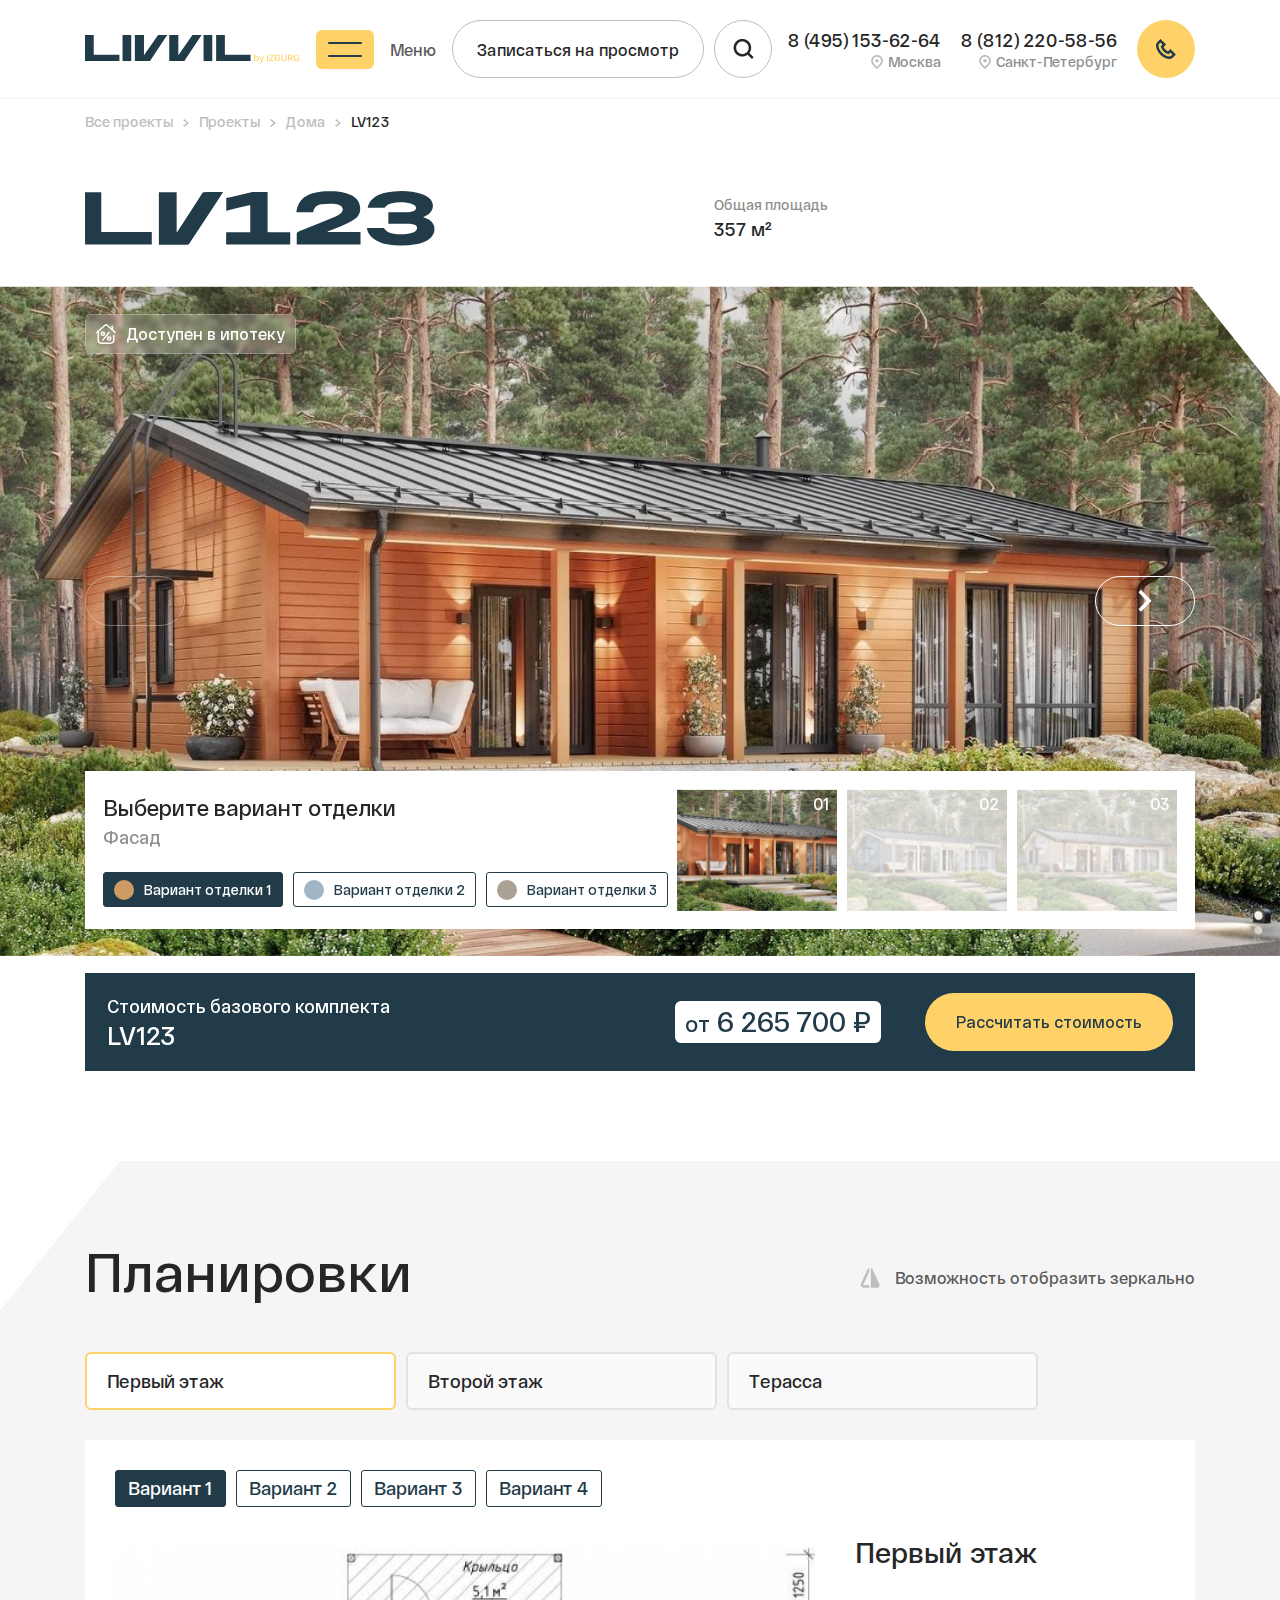
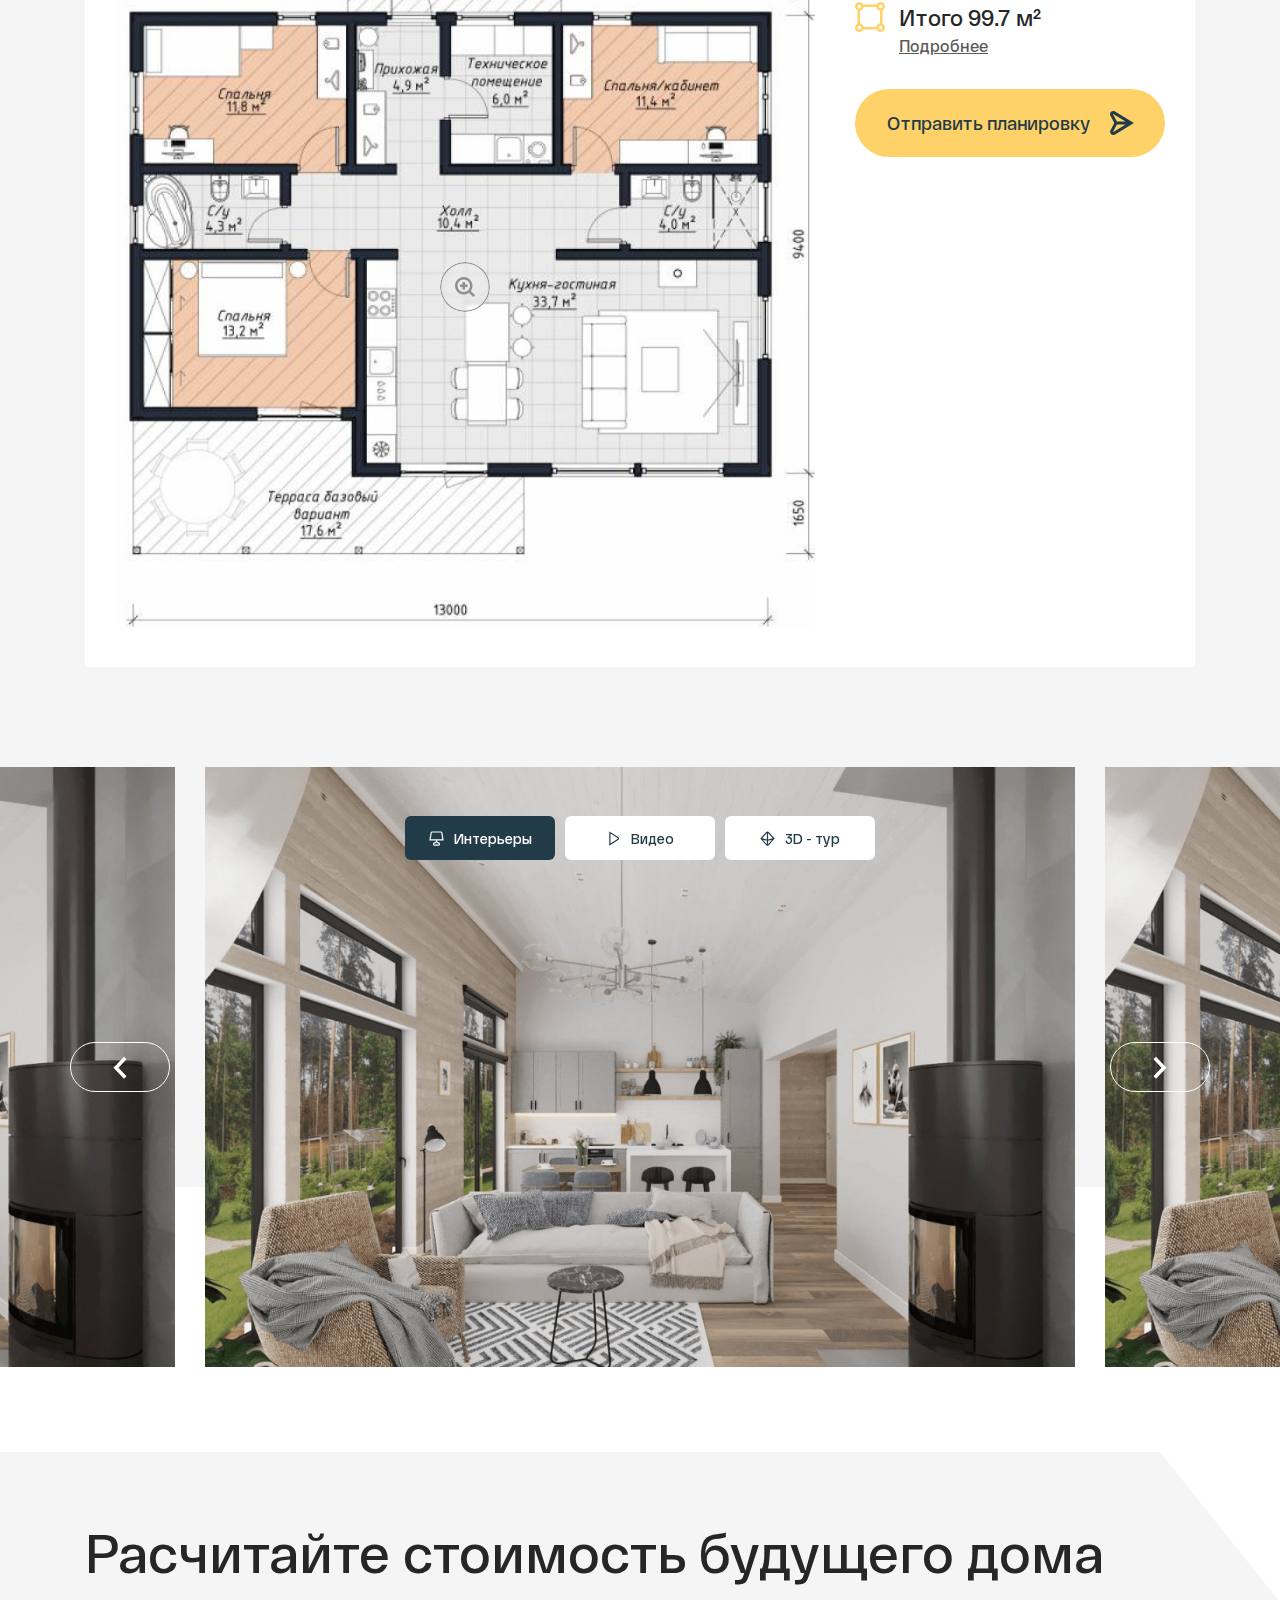
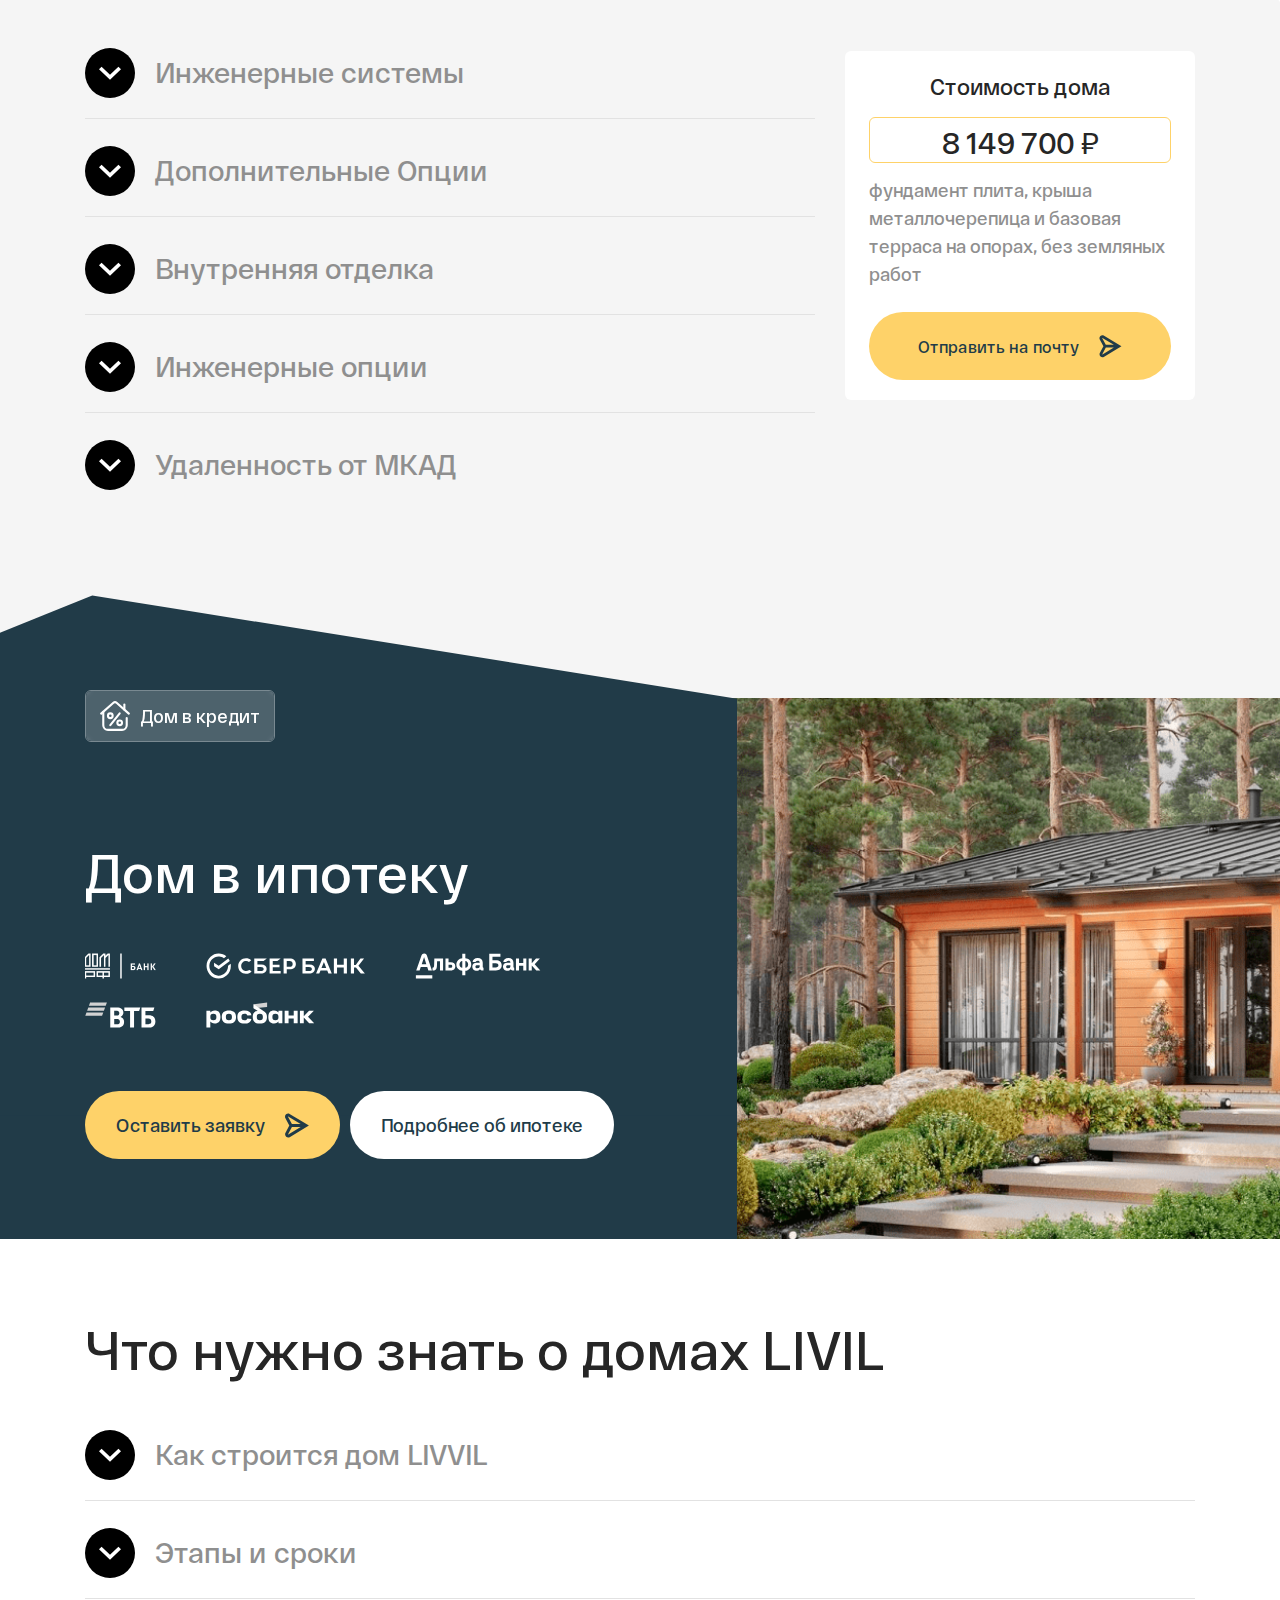
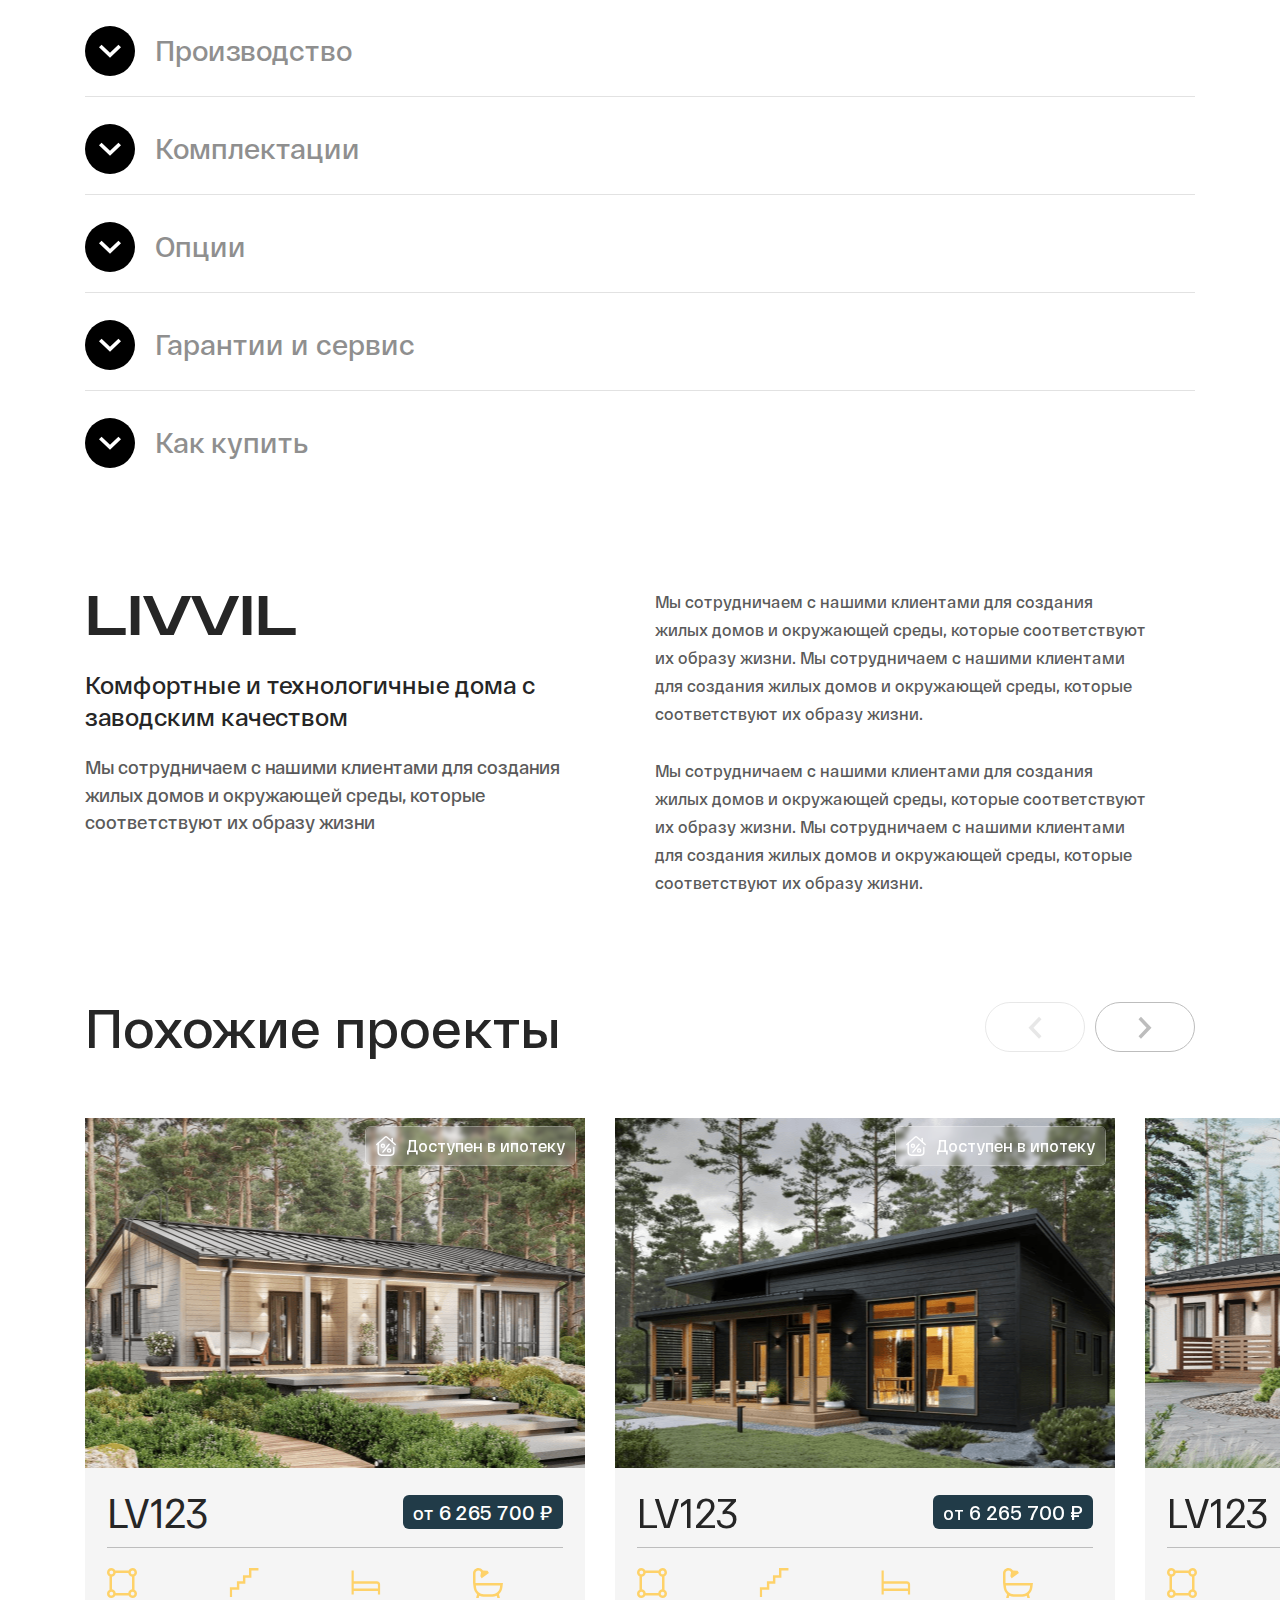
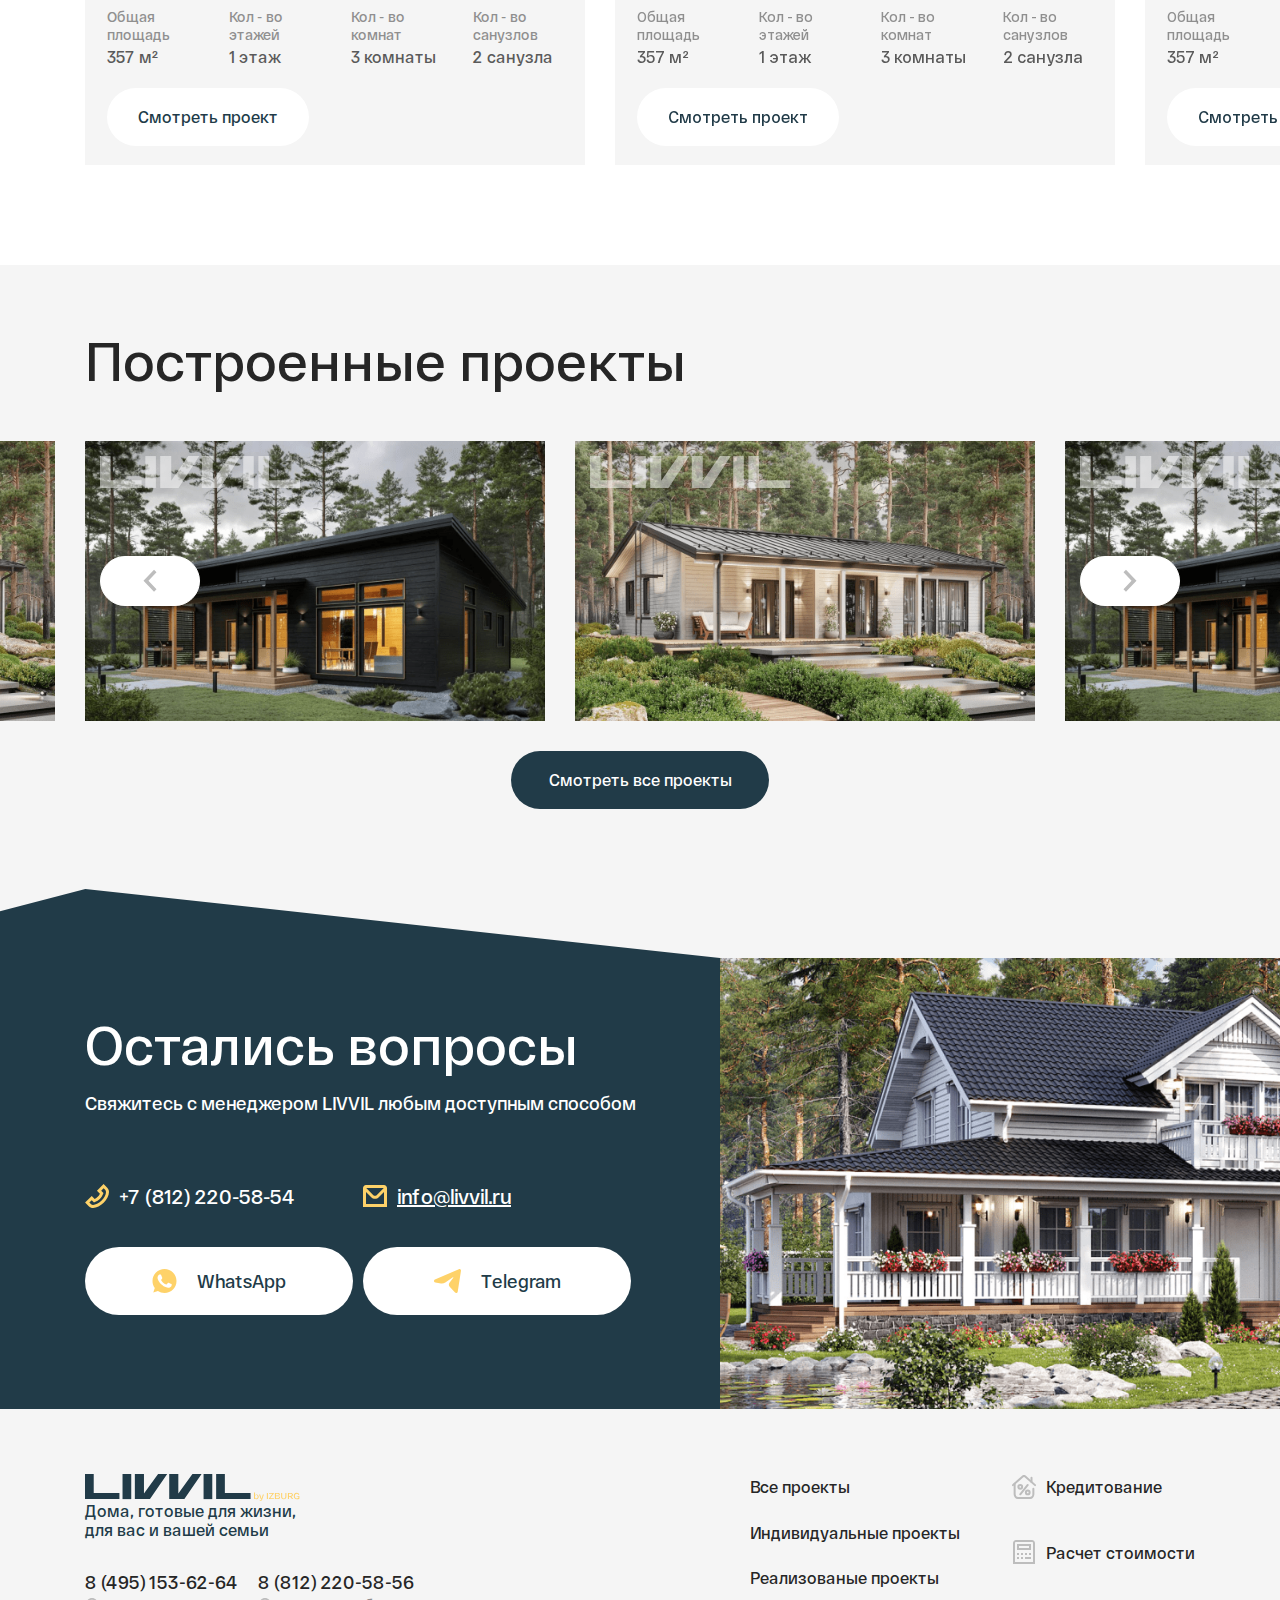
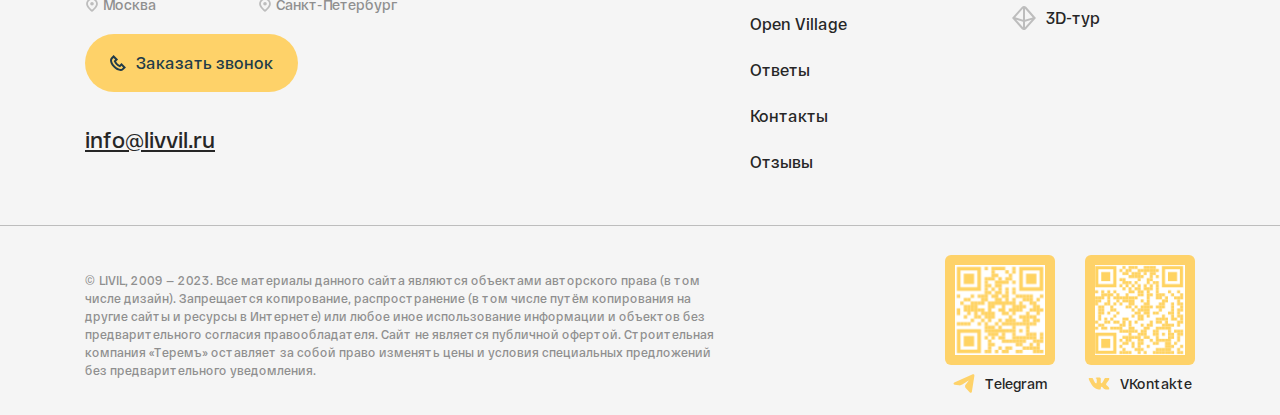
<file: project.html>
<!DOCTYPE html>
<!--[if lt IE 7]><html lang="ru" class="lt-ie9 lt-ie8 lt-ie7"><![endif]-->
<!--[if IE 7]><html lang="ru" class="lt-ie9 lt-ie8"><![endif]-->
<!--[if IE 8]><html lang="ru" class="lt-ie9"><![endif]-->
<!--[if gt IE 8]><!-->
<html lang="ru">
<!--<![endif]-->
<head>
  <meta charset="utf-8">
  <title>Default</title>
  <meta name="description" content="">
  <meta http-equiv="X-UA-Compatible" content="IE=edge">
  <meta name="viewport" content="width=device-width, initial-scale=1.0">
  <!-- <link rel="shortcut icon" type="image/x-icon" href="favicon.ico"> -->

  <!-- Fonts -->
  <link rel="stylesheet" href="fonts/stylesheet.css">
  <!-- Fonts END -->

  <!-- Libs -->
  <link rel="stylesheet" href="libs/bootstrap/bootstrap-grid.min.css">
  <link rel="stylesheet" href="libs/swiper/swiper.min.css">
  <link rel="stylesheet" href="libs/magnific-popup/magnific-popup.css">
  <!-- Libs END -->

  <link rel="stylesheet" href="css/reset.css">
  <link rel="stylesheet" href="css/main.css">
  <link rel="stylesheet" href="css/media.css">
</head>
<body>
  <div class="wrapper fx-column">
    
    <!-- Header -->

    <header class="header">
      <div class="container d-flex align-items-center justify-content-between">

        <!-- Logo -->

        <a href="#" class="logo">
          <img class="d-none d-lg-block" src="img/logo.svg" alt="Logo">
          <img class="d-lg-none" src="img/logo-mb.svg" alt="Logo">
        </a>

        <!-- Toggle -->

        <div class="toggle d-flex align-items-center">
          <button class="toggle__nav speed">
            <span></span>
            <span></span>
          </button>
          <span class="toggle__name">Меню</span>
        </div>

        <!-- Btns -->

        <div class="header__btns d-flex align-items-center">
          <a href="#" class="btn btn--borderGray flex-center d-none d-xl-flex">Записаться на просмотр</a>
          <a href="#" class="btn btn--borderGray btn--round flex-center header__btn-search">
            <svg viewBox="0 0 21 20" fill="none" xmlns="http://www.w3.org/2000/svg">
              <path d="M16.4168 13.98C17.7473 12.202 18.3548 9.98603 18.1171 7.77813C17.8794 5.57023 16.8141 3.53435 15.1357 2.08029C13.4573 0.626229 11.2904 -0.138038 9.07115 -0.0586689C6.85191 0.0207 4.74512 0.937812 3.17488 2.50805C1.60464 4.0783 0.687524 6.18508 0.608155 8.40432C0.528787 10.6236 1.29305 12.7905 2.74711 14.4689C4.20117 16.1473 6.23706 17.2126 8.44496 17.4503C10.6529 17.688 12.8688 17.0804 14.6468 15.75L18.8968 20L20.6668 18.2333L16.4168 13.98ZM9.41683 15C8.18069 15 6.97232 14.6334 5.94451 13.9467C4.9167 13.2599 4.11563 12.2838 3.64258 11.1418C3.16953 9.99973 3.04576 8.74307 3.28692 7.53069C3.52808 6.31831 4.12333 5.20466 4.99741 4.33058C5.87149 3.45651 6.98513 2.86125 8.19751 2.62009C9.40989 2.37894 10.6666 2.50271 11.8086 2.97575C12.9506 3.4488 13.9268 4.24988 14.6135 5.27769C15.3003 6.30549 15.6668 7.51387 15.6668 8.75C15.6653 10.4071 15.0063 11.9959 13.8345 13.1677C12.6628 14.3395 11.074 14.9985 9.41683 15Z"/>
            </svg>
          </a>
        </div>

        <!-- Relations -->
        
        <div class="relations d-flex align-items-center">
          <div class="relations__item">
            <p class="relations__tel"><a href="tel:84951536264">8 (495) 153-62-64</a></p>
            <div class="relations__address"><i class="i-marker"></i>Москва</div>
          </div>
          <div class="relations__item">
            <p class="relations__tel"><a href="tel:88122205856">8 (812) 220-58-56</a></p>
            <div class="relations__address"><i class="i-marker"></i>Санкт-Петербург</div>
          </div>
          <div class="relations__item">
            <a href="#" class="btn btn--round btn--primary flex-center phone">
              <svg viewBox="0 0 20 20" fill="none" xmlns="http://www.w3.org/2000/svg">
                <path d="M1.46745 3.11666L4.50912 0.0749969L10.0424 5.60833L7.57578 8.075C8.54245 10.0833 9.97578 11.5167 11.9174 12.4333L14.3924 9.95833L19.9258 15.4917L16.8924 18.525C15.9424 19.475 14.6674 20 13.2924 20C7.33412 20 0.00911522 12.675 0.00911522 6.71666C0.00911522 5.34166 0.534115 4.05833 1.47578 3.11666H1.46745ZM13.2841 17.5C13.9924 17.5 14.6424 17.2417 15.1174 16.7583L16.3841 15.4917L14.3841 13.4917L12.5091 15.3667L11.7508 15.075C8.54245 13.85 6.24245 11.5583 4.92578 8.25833L4.61745 7.49166L6.50911 5.6L4.50912 3.6L3.23411 4.86666C2.75912 5.34166 2.50078 5.99166 2.50078 6.7C2.50078 11.6 9.12578 17.4833 13.2841 17.4833V17.5Z"/>
              </svg>
            </a>
          </div>
        </div>
        
      </div>
      <div class="navbar">
        <div class="navbar__head">
          <div class="container d-flex align-items-center">
            <div class="navbar__logo d-sm-flex align-items-end">
              <a href="#"><img src="img/logo-white.svg" alt="Logo"></a><span>Дома, готовые для жизни, для вас и вашей семьи</span>
            </div>
            <div class="relations__item d-lg-none">
              <a href="#" class="btn btn--round btn--primary flex-center phone">
                <svg viewBox="0 0 20 20" fill="none" xmlns="http://www.w3.org/2000/svg">
                  <path d="M1.46745 3.11666L4.50912 0.0749969L10.0424 5.60833L7.57578 8.075C8.54245 10.0833 9.97578 11.5167 11.9174 12.4333L14.3924 9.95833L19.9258 15.4917L16.8924 18.525C15.9424 19.475 14.6674 20 13.2924 20C7.33412 20 0.00911522 12.675 0.00911522 6.71666C0.00911522 5.34166 0.534115 4.05833 1.47578 3.11666H1.46745ZM13.2841 17.5C13.9924 17.5 14.6424 17.2417 15.1174 16.7583L16.3841 15.4917L14.3841 13.4917L12.5091 15.3667L11.7508 15.075C8.54245 13.85 6.24245 11.5583 4.92578 8.25833L4.61745 7.49166L6.50911 5.6L4.50912 3.6L3.23411 4.86666C2.75912 5.34166 2.50078 5.99166 2.50078 6.7C2.50078 11.6 9.12578 17.4833 13.2841 17.4833V17.5Z"></path>
                </svg>
              </a>
            </div>
            <a href="#" class="btn btn--borderGray btn--round flex-center header__btn-search d-lg-none">
              <svg viewBox="0 0 21 20" xmlns="http://www.w3.org/2000/svg">
                <path d="M16.4168 13.98C17.7473 12.202 18.3548 9.98603 18.1171 7.77813C17.8794 5.57023 16.8141 3.53435 15.1357 2.08029C13.4573 0.626229 11.2904 -0.138038 9.07115 -0.0586689C6.85191 0.0207 4.74512 0.937812 3.17488 2.50805C1.60464 4.0783 0.687524 6.18508 0.608155 8.40432C0.528787 10.6236 1.29305 12.7905 2.74711 14.4689C4.20117 16.1473 6.23706 17.2126 8.44496 17.4503C10.6529 17.688 12.8688 17.0804 14.6468 15.75L18.8968 20L20.6668 18.2333L16.4168 13.98ZM9.41683 15C8.18069 15 6.97232 14.6334 5.94451 13.9467C4.9167 13.2599 4.11563 12.2838 3.64258 11.1418C3.16953 9.99973 3.04576 8.74307 3.28692 7.53069C3.52808 6.31831 4.12333 5.20466 4.99741 4.33058C5.87149 3.45651 6.98513 2.86125 8.19751 2.62009C9.40989 2.37894 10.6666 2.50271 11.8086 2.97575C12.9506 3.4488 13.9268 4.24988 14.6135 5.27769C15.3003 6.30549 15.6668 7.51387 15.6668 8.75C15.6653 10.4071 15.0063 11.9959 13.8345 13.1677C12.6628 14.3395 11.074 14.9985 9.41683 15Z"/>
              </svg>
            </a>
            <button class="close close--navbar flex-center">
              <svg viewBox="0 0 30 30" fill="none" xmlns="http://www.w3.org/2000/svg">
                <path d="M30 2.33334L27.6667 0L15 12.6667L2.33332 0L0 2.33334L12.6667 15L0 27.6667L2.33332 30L15 17.3333L27.6667 30L30 27.6667L17.3333 15L30 2.33334Z"/>
              </svg>
            </button>
          </div>
        </div>
        <div class="container navbar__body">
          <nav class="nav d-lg-flex">
            <ul class="nav__list nav__list--primary">
              <li><a href="#">Все проекты</a></li>
              <li><a href="#">Индивидуальные проекты</a></li>
              <li><a href="#">Реализованые проекты</a></li>
              <li><a href="#">Open Village</a></li>
            </ul>
            <ul class="nav__list nav__list--second">
              <li><a href="#">
                <svg class="nav__percent" viewBox="0 0 24 24" fill="none" xmlns="http://www.w3.org/2000/svg">
                  <path d="M8.25 13.6875C9.28553 13.6875 10.125 12.848 10.125 11.8125C10.125 10.777 9.28553 9.9375 8.25 9.9375C7.21447 9.9375 6.375 10.777 6.375 11.8125C6.375 12.848 7.21447 13.6875 8.25 13.6875Z" stroke="#8F8F8F" stroke-width="2" stroke-miterlimit="10" stroke-linecap="round" stroke-linejoin="round"/>
                  <path d="M15.75 19.3125C16.7855 19.3125 17.625 18.473 17.625 17.4375C17.625 16.402 16.7855 15.5625 15.75 15.5625C14.7145 15.5625 13.875 16.402 13.875 17.4375C13.875 18.473 14.7145 19.3125 15.75 19.3125Z" stroke="#8F8F8F" stroke-width="2" stroke-miterlimit="10" stroke-linecap="round" stroke-linejoin="round"/>
                  <path d="M15.75 9.9375L8.25 19.3125" stroke="#8F8F8F" stroke-width="2" stroke-miterlimit="10" stroke-linecap="round" stroke-linejoin="round"/>
                  <path d="M2.625 8.64453V19.3128C2.625 21.3839 4.30392 23.0628 6.375 23.0628H17.625C19.6961 23.0628 21.375 21.3839 21.375 19.3128V13.6633" stroke="#8F8F8F" stroke-width="2" stroke-miterlimit="10" stroke-linecap="round" stroke-linejoin="round"/>
                  <path d="M0.9375 10.125L10.7541 1.41127C11.0853 1.11656 11.5218 0.9375 12 0.9375C12.4782 0.9375 12.9147 1.11656 13.2459 1.41127L23.0625 10.125" stroke="#8F8F8F" stroke-width="2" stroke-miterlimit="10" stroke-linecap="round" stroke-linejoin="round"/>
                  <path d="M19.5 2.8125V6.97589" stroke="#8F8F8F" stroke-width="2" stroke-miterlimit="10" stroke-linecap="round" stroke-linejoin="round"/>
                </svg>
              Кредитование</a></li>
              <li><a href="#">
                <svg class="nav__calc" viewBox="0 0 24 24" fill="none" xmlns="http://www.w3.org/2000/svg">
                  <path d="M1 24H23V3C23 2.20435 22.6839 1.44129 22.1213 0.87868C21.5587 0.31607 20.7956 0 20 0L4 0C3.20435 0 2.44129 0.31607 1.87868 0.87868C1.31607 1.44129 1 2.20435 1 3V24ZM3 3C3 2.73478 3.10536 2.48043 3.29289 2.29289C3.48043 2.10536 3.73478 2 4 2H20C20.2652 2 20.5196 2.10536 20.7071 2.29289C20.8946 2.48043 21 2.73478 21 3V22H3V3ZM5 10H19V4H5V10ZM7 6H17V8H7V6ZM5 13H7V15H5V13ZM9 13H11V15H9V13ZM15 13V15H13V13H15ZM5 17H7V19H5V17ZM9 17H11V19H9V17ZM17 13H19V15H17V13ZM13 17H19V19H13V17Z" fill="#8F8F8F"/>
                </svg>
              Расчет стоимости</a></li>
              <li><a href="#">
                <svg class="nav__3d" viewBox="0 0 24 24" fill="none" xmlns="http://www.w3.org/2000/svg">
                  <path d="M14.1094 0.86676C13.5353 0.312554 12.766 0.00683332 11.968 0.0158176C11.1701 0.0248018 10.4079 0.347768 9.84639 0.914761L0.0253906 11.9998L9.89139 23.1328C10.1687 23.4088 10.4977 23.6274 10.8596 23.7762C11.2215 23.925 11.6091 24.0009 12.0004 23.9998C12.4026 23.9989 12.8005 23.9174 13.1707 23.7601C13.5408 23.6027 13.8757 23.3728 14.1554 23.0838L23.9604 11.9998L14.1094 0.86676ZM20.7384 11.3758L13.0004 13.6618V2.62776L20.7384 11.3758ZM11.0004 2.62376V13.6618L3.25339 11.3728L11.0004 2.62376ZM4.25039 13.7528L11.0004 15.7468V21.3728L4.25039 13.7528ZM13.0004 21.3748V15.7468L19.7364 13.7568L13.0004 21.3748Z" fill="#8F8F8F"/>
                </svg>
              3D-тур</a></li>
              <li><a href="#">Ответы</a></li>
              <li><a href="#">Контакты</a></li>
              <li><a href="#">Отзывы</a></li>
            </ul>
          </nav>
          <div class="navbar__info d-flex align-items-center">
            <div class="relations__item d-none d-lg-block">
              <p class="relations__tel"><a href="tel:84951536264">8 (495) 153-62-64</a></p>
              <div class="relations__address"><i class="i-marker-yellow"></i>Москва</div>
            </div>
            <div class="relations__item d-none d-lg-block">
              <p class="relations__tel"><a href="tel:88122205856">8 (812) 220-58-56</a></p>
              <div class="relations__address"><i class="i-marker-yellow"></i>Санкт-Петербург</div>
            </div>
            <div class="navbar__btn">
              <a href="#" class="btn btn--primary flex-center">
                <svg width="16" height="16" viewBox="0 0 16 16" xmlns="http://www.w3.org/2000/svg">
                  <path d="M1.17376 2.4929L3.6071 0.0595703L8.03376 4.48624L6.06043 6.45957C6.83376 8.06624 7.98043 9.2129 9.53376 9.94624L11.5138 7.96624L15.9404 12.3929L13.5138 14.8196C12.7538 15.5796 11.7338 15.9996 10.6338 15.9996C5.8671 15.9996 0.00709629 10.1396 0.00709629 5.3729C0.00709629 4.2729 0.427096 3.24624 1.18043 2.4929H1.17376ZM10.6271 13.9996C11.1938 13.9996 11.7138 13.7929 12.0938 13.4062L13.1071 12.3929L11.5071 10.7929L10.0071 12.2929L9.40043 12.0596C6.83376 11.0796 4.99376 9.24624 3.94043 6.60624L3.69376 5.9929L5.2071 4.47957L3.6071 2.87957L2.5871 3.8929C2.2071 4.2729 2.00043 4.7929 2.00043 5.35957C2.00043 9.27957 7.30043 13.9862 10.6271 13.9862V13.9996Z"/>
                </svg>Заказать звонок
              </a>
            </div>
          </div>
          <i class="navbar__img triangle-top-left-big d-none d-lg-block" style="background: url(img/other/navbar.png) center/cover no-repeat;"></i>
        </div>
      </div>
    </header>
    
    <!-- Main -->

    <main class="main">

      <!-- Breadcrumb -->

      <nav class="breadcrumb">
        <div class="container">
          <ul>
            <li class="breadcrumb__item">
              <a href="#">Все проекты</a>
            </li>
            <li class="breadcrumb__item">
              <a href="#">Проекты</a>
            </li>
            <li class="breadcrumb__item">
              <a href="#">Дома</a>
            </li>
            <li class="breadcrumb__item active">
              LV123
            </li>
          </ul>
        </div>
      </nav>

      <!-- Finishing -->

      <div class="finishing">
        <div class="container finishing__head d-lg-flex justify-content-between align-items-center">
          <div class="finishing__head-left">
            <svg viewBox="0 0 615 96" fill="none" xmlns="http://www.w3.org/2000/svg">
              <path d="M484.168 71.935C484.168 79.5451 484.168 86.7364 484.168 94.1371C446.914 94.1371 409.659 94.1371 372.056 94.1371C372.056 89.1102 372.056 84.0833 372.056 78.9866C372.056 72.2142 372.056 72.284 378.475 69.7706C399.125 61.4622 419.775 53.1539 440.356 44.636C443.844 43.1699 447.193 41.0055 449.983 38.5619C454.379 34.7219 453.681 28.2288 448.449 25.6455C444.751 23.8302 440.356 22.6433 436.24 22.4339C429.333 22.1546 422.287 22.364 415.45 23.4113C407.776 24.5284 402.264 28.7873 401.078 37.2353C391.242 37.2353 381.474 37.2353 371.498 37.2353C371.917 32.1386 373.242 27.3211 375.544 22.8528C380.567 13.2877 388.8 7.77204 398.706 4.5604C411.124 0.510945 423.961 -0.117418 436.937 0.580763C446.984 1.13931 456.89 2.53567 466.099 6.79458C474.192 10.4949 480.68 15.8709 482.773 24.9473C485.005 34.5124 482.912 42.7509 474.82 48.895C466.867 54.8993 457.797 58.7393 448.728 62.4397C442.03 65.1626 435.263 67.7459 428.566 70.3989C427.659 70.748 426.682 71.167 425.845 71.935C445.239 71.935 464.495 71.935 484.168 71.935Z" fill="#213B48"/>
              <path d="M533.072 57.692C533.072 50.78 533.072 44.287 533.072 37.4448C534.119 37.4448 535.096 37.4448 536.003 37.4448C546.816 37.4448 557.63 37.5146 568.443 37.3051C571.583 37.2353 574.862 36.4673 577.722 35.2106C582.536 33.0462 582.954 27.1815 578.28 24.668C574.443 22.6433 570.048 21.3866 565.722 20.7582C557.002 19.5713 548.142 19.5015 539.491 21.5262C534.747 22.6433 530.282 24.2491 527.352 28.508C527.073 28.927 526.375 29.276 525.887 29.276C516.189 29.3459 506.562 29.276 496.725 29.276C497.771 23.0622 500.771 18.0353 505.236 13.916C512.003 7.56259 520.375 4.28114 529.305 2.6055C550.653 -1.37413 571.931 -1.09486 592.791 5.53787C596.837 6.79459 600.814 9.09859 604.163 11.6819C614 19.5015 613.721 33.116 603.744 40.6564C600.884 42.8208 597.465 44.287 594.186 46.1022C595.861 46.6608 597.605 47.1495 599.349 47.8477C605.698 50.2913 610.93 53.9219 613.093 60.764C615.744 69.0724 613.023 77.7997 606.046 83.5248C598.93 89.3895 590.489 91.9728 581.698 93.5088C564.676 96.4411 547.584 96.86 530.491 93.6484C521.352 91.903 512.701 88.8309 505.446 82.6171C500.841 78.6375 497.562 73.82 495.958 67.9553C495.748 67.1175 495.609 66.2797 495.399 65.2324C496.237 65.1626 496.934 65.023 497.562 65.023C506.073 65.023 514.655 65.023 523.166 64.9531C524.701 64.9531 525.608 65.372 526.515 66.6986C529.724 71.516 534.817 73.471 540.188 74.5182C551.909 76.8222 563.56 76.6128 575.071 73.3313C576.954 72.7728 578.838 71.8651 580.373 70.6782C585.117 67.1873 584.559 61.532 579.047 59.4375C576.117 58.3204 572.769 57.692 569.629 57.6222C558.467 57.4128 547.304 57.4826 536.142 57.4826C535.235 57.692 534.258 57.692 533.072 57.692Z" fill="#213B48"/>
              <path d="M129.763 94.2768C129.763 63.487 129.763 32.8368 129.763 2.04695C140.088 2.04695 150.413 2.04695 161.017 2.04695C161.017 25.5059 161.017 48.9648 161.017 72.3539C161.227 72.4237 161.436 72.4935 161.645 72.6331C162.134 71.935 162.692 71.167 163.11 70.4688C177.412 48.2666 191.714 26.0644 206.016 3.86223C206.574 3.02441 207.62 1.97713 208.388 1.97713C219.62 1.8375 230.852 1.90732 242.642 1.90732C240.619 4.97932 238.875 7.77204 237.131 10.495C219.201 37.7939 201.341 65.1626 183.342 92.4615C182.714 93.3691 181.458 94.4862 180.482 94.4862C164.017 94.6259 147.553 94.5561 131.088 94.5561C130.739 94.4164 130.391 94.3466 129.763 94.2768Z" fill="#213B48"/>
              <path d="M248.223 12.3102C254.153 10.9139 260.153 9.58732 266.153 8.19096C274.873 6.16623 283.594 4.21132 292.384 2.25641C292.872 2.11677 293.431 1.90732 293.919 1.90732C302.779 1.90732 311.709 1.90732 320.848 1.90732C320.848 25.5059 320.848 48.895 320.848 72.6331C334.243 72.6331 347.359 72.6331 360.614 72.6331C360.614 79.9641 360.614 87.0157 360.614 94.207C323.15 94.207 285.756 94.207 248.014 94.207C248.014 87.4346 248.014 80.7321 248.014 74.0295C248.014 72.1444 249.549 72.703 250.525 72.703C262.734 72.703 274.943 72.703 287.152 72.703C288.198 72.703 289.175 72.703 290.431 72.703C290.431 56.6448 290.431 40.9357 290.431 24.8077C276.338 28.0193 262.455 31.231 248.223 34.5124C248.223 26.9022 248.223 19.711 248.223 12.3102Z" fill="#213B48"/>
              <path d="M0 94.207C0 63.3473 0 32.767 0 1.97714C9.48801 1.97714 18.8365 1.97714 28.5338 1.97714C28.5338 25.2964 28.5338 48.5459 28.5338 72.0746C58.2536 72.0746 87.6944 72.0746 117.344 72.0746C117.344 79.5451 117.344 86.8062 117.344 94.207C78.3459 94.207 39.2776 94.207 0 94.207Z" fill="#213B48"/>
            </svg>
          </div>
          <div class="finishing__head-right d-md-flex justify-content-between">
            <!-- <div class="finishing__head-item">
              <span>Архитектурный стиль</span>
              <p>Индивидуальный проект</p>
            </div> -->
            <div class="finishing__head-item">
              <span>Общая площадь</span>
              <p>357 м²</p>
            </div>
          </div>
        </div>
        <div class="swiper finishing__sl triangle-top-right-big">
          <div class="swiper-wrapper">
            <div class="swiper-slide hero__item" style="background: url('img/hero/2.jpg') center/cover no-repeat;">
              <div class="container">
                <div class="percent"><i class="i-percent"></i>Доступен в ипотеку</div>
              </div>
            </div>
            <div class="swiper-slide hero__item" style="background: url('img/hero/1.jpg') center/cover no-repeat;">
              <div class="container">
                <div class="percent"><i class="i-percent"></i>Доступен в ипотеку</div>
              </div>
            </div>
            <div class="swiper-slide hero__item" style="background: url('img/hero/2.jpg') center/cover no-repeat;">
              <div class="container">
                <div class="percent"><i class="i-percent"></i>Доступен в ипотеку</div>
              </div>
            </div>
          </div>
          <div class="container hero__arrows">
            <button class="swiper-button-arrow swiper-button-next flex-center">
              <svg viewBox="0 0 14 23" xmlns="http://www.w3.org/2000/svg">
                <path d="M0.5 20.1879L8.53509 11.7729L0.5 3.35795L2.97368 0.772949L13.5 11.7729L2.97368 22.7729L0.5 20.1879Z"/>
              </svg>
            </button>
            <button class="swiper-button-arrow swiper-button-prev flex-center">
              <svg viewBox="0 0 14 23" xmlns="http://www.w3.org/2000/svg">
                <path d="M13.5 20.1879L5.46491 11.7729L13.5 3.35795L11.0263 0.772949L0.5 11.7729L11.0263 22.7729L13.5 20.1879Z"/>
              </svg>
            </button>
          </div>
        </div>
        <div class="container finishing__body">
          <div class="finishing__panel d-xl-flex align-items-center justify-content-between">
            <div class="finishing__left">
              <p class="finishing__title">Выберите вариант отделки</p>
              <p class="finishing__type">Фасад</p>
              <div class="finishing__tabs d-md-flex">
                <div class="tabs__nav-item finishing__tabs-item flex-center tabs__nav-item--active"><i class="finishing__panel-col" style="background: #CE9B64;"></i>Вариант отделки 1</div>
                <div class="tabs__nav-item finishing__tabs-item flex-center"><i class="finishing__panel-col" style="background: #A2B5C4;"></i>Вариант отделки 2</div>
                <div class="tabs__nav-item finishing__tabs-item flex-center"><i class="finishing__panel-col" style="background: #AAA295;"></i>Вариант отделки 3</div>
              </div>
            </div>
            <div class="swiper finishing__thumbs finishing__right">
              <div class="swiper-wrapper">
                <div class="swiper-slide" style="background: url('img/other/thumbs_1.png') center/cover no-repeat;"><span>01</span></div>
                <div class="swiper-slide" style="background: url('img/other/thumbs_2.png') center/cover no-repeat;"><span>02</span></div>
                <div class="swiper-slide" style="background: url('img/other/thumbs_3.png') center/cover no-repeat;"><span>03</span></div>
              </div>
            </div>
          </div>
          <div class="finishing__price">
            <div class="row">
              <div class="col-12 col-lg-6">
                <p class="finishing__price-title">Стоимость базового комплекта </p>
                <p class="finishing__price-name">LV123</p>
              </div>
              <div class="col-12 col-lg-6">
                <div class="finishing__price-group d-lg-flex justify-content-end align-items-center">
                  <span class="finishing__price-sum"><span>от</span> 6 265 700 ₽</span>
                  <a href="#" class="btn btn--primary flex-center">Рассчитать стоимость</a>
                </div>
              </div>
            </div>
          </div>
        </div>
      </div>

      <!-- Planning -->

      <section class="planning triangle-top-left-big">
        <div class="container">
          
          <!-- Head -->

          <div class="planning__head d-lg-flex flex-wrap align-items-center justify-content-between">
            <div class="title mb-0">
              <h2>Планировки</h2>
            </div>
            <span class="planning__possibility d-flex align-items-center">
              <svg viewBox="0 0 25 26" fill="none" xmlns="http://www.w3.org/2000/svg">
                <path d="M24.6097 21.1801L15.5524 1.25194L15.2357 0.597778H13.542V25.5978H21.7649C22.2877 25.5977 22.8022 25.4665 23.2611 25.2161C23.7201 24.9658 24.1089 24.6042 24.392 24.1647C24.675 23.7251 24.8433 23.2216 24.8813 22.7001C24.9194 22.1787 24.826 21.6561 24.6097 21.1801Z" fill="#BDBDBD"/>
                <path d="M11.4587 4.75715V0.597778H9.91291L0.833745 20.5717C0.587375 21.1132 0.480872 21.7079 0.524001 22.3013C0.56713 22.8946 0.75851 23.4677 1.0806 23.9678C1.40268 24.468 1.84517 24.8794 2.3675 25.1641C2.88983 25.4489 3.47529 25.598 4.0702 25.5978H11.4587V22.4728H4.0702C3.99835 22.4726 3.92768 22.4545 3.86461 22.4201C3.80154 22.3857 3.74806 22.336 3.70905 22.2757C3.67003 22.2154 3.64671 22.1462 3.6412 22.0746C3.63569 22.003 3.64816 21.9311 3.6775 21.8655L11.4587 4.75715Z" fill="#BDBDBD"/>
              </svg>
            Возможность отобразить зеркально</span>
          </div>

          <!-- Tabs -->

          <div class="tabs">
            <ul class="tabs__nav tabs__nav--big tabs__nav--white d-flex flex-wrap">
              <li class="tabs__nav-item flex-center tabs__nav-item--active" data-tab="1">Первый этаж</li>
              <li class="tabs__nav-item flex-center" data-tab="2">Второй этаж</li>
              <li class="tabs__nav-item flex-center" data-tab="3">Терасса</li>
            </ul>
            <div class="tabs__body planning__tabs-body">

              <!-- Item -->

              <div class="tabs__item active" data-tab="1">
                <div class="tabs">
                  <ul class="tabs__nav d-flex flex-wrap">
                    <li class="tabs__nav-item flex-center tabs__nav-item--active" data-tab="1">Вариант 1</li>
                    <li class="tabs__nav-item flex-center" data-tab="2">Вариант 2</li>
                    <li class="tabs__nav-item flex-center" data-tab="3">Вариант 3</li>
                    <li class="tabs__nav-item flex-center" data-tab="4">Вариант 4</li>
                  </ul>
                  <div class="planning__body d-lg-flex">
                    <div class="planning__info order-lg-2">
                      <p class="planning__info-title">Первый этаж</p>
                      <div class="planning__text">
                        <i class="i-square"></i>
                        <div class="planning__info-text">Итого 99.7 м²</div>
                        <p class="planning__info-link"><a href="#">Подробнее</a></p>
                      </div>
                      <div class="planning__btn">
                        <a href="#" class="btn btn--big btn--primary flex-center">Отправить планировку
                          <svg width="24" height="24" viewBox="0 0 24 24" fill="none" xmlns="http://www.w3.org/2000/svg">
                            <path d="M4.57777 0.329979C3.40777 -0.244021 2.02477 -0.0530208 1.05577 0.819979C0.086773 1.69198 -0.250227 3.04798 0.196773 4.27198L4.30277 12.006L0.274773 19.733C-0.170227 20.959 0.169773 22.313 1.13977 23.183C1.73777 23.719 2.49177 23.996 3.25477 23.996C3.73177 23.996 4.21277 23.888 4.66177 23.667L23.8938 11.996L4.57777 0.329979ZM3.00077 3.18398C2.99677 3.14598 3.00777 3.09998 3.06277 3.05098C3.12777 2.99298 3.18177 2.99598 3.21977 3.00798L15.6178 10.5H6.89977L3.00077 3.18398ZM3.29977 20.993C3.26077 21.006 3.20677 21.008 3.14377 20.951C3.08777 20.901 3.07777 20.853 3.08177 20.815L6.90877 13.501H15.6398L3.30077 20.993H3.29977Z" fill="#213B48"/>
                          </svg>
                        </a>
                      </div>
                    </div>
                    <div class="tabs__body planning__tabs-body-inner order-lg-1 gallery-js">
                      <div class="tabs__item active" data-tab="1"><a href="img/other/planning.png"><img src="img/other/planning.png" alt="Img"><i class="zoom-icon speed"></i></a></div>
                      <div class="tabs__item" data-tab="2"><a href="img/other/planning.png"><img src="img/other/planning.png" alt="Img"><i class="zoom-icon speed"></i></a></div>
                      <div class="tabs__item" data-tab="3"><a href="img/other/planning.png"><img src="img/other/planning.png" alt="Img"><i class="zoom-icon speed"></i></a></div>
                      <div class="tabs__item" data-tab="4"><a href="img/other/planning.png"><img src="img/other/planning.png" alt="Img"><i class="zoom-icon speed"></i></a></div>
                    </div>
                  </div>
                </div>
              </div>

              <!-- Item -->

              <div class="tabs__item" data-tab="2">
                <div class="tabs">
                  <ul class="tabs__nav d-flex flex-wrap">
                    <li class="tabs__nav-item flex-center tabs__nav-item--active" data-tab="1">Вариант 1</li>
                    <li class="tabs__nav-item flex-center" data-tab="2">Вариант 2</li>
                    <li class="tabs__nav-item flex-center" data-tab="3">Вариант 3</li>
                    <li class="tabs__nav-item flex-center" data-tab="4">Вариант 4</li>
                  </ul>
                  <div class="planning__body d-flex">
                    <div class="tabs__body planning__tabs-body-inner gallery-js">
                      <div class="tabs__item active" data-tab="1"><a href="img/other/planning.png"><img src="img/other/planning.png" alt="Img"><i class="zoom-icon speed"></i></a></div>
                      <div class="tabs__item" data-tab="2"><a href="img/other/planning.png"><img src="img/other/planning.png" alt="Img"><i class="zoom-icon speed"></i></a></div>
                      <div class="tabs__item" data-tab="3"><a href="img/other/planning.png"><img src="img/other/planning.png" alt="Img"><i class="zoom-icon speed"></i></a></div>
                      <div class="tabs__item" data-tab="4"><a href="img/other/planning.png"><img src="img/other/planning.png" alt="Img"><i class="zoom-icon speed"></i></a></div>
                    </div>
                    <div class="planning__info">
                      <p class="planning__info-title">Первый этаж</p>
                      <div class="planning__text">
                        <i class="i-square"></i>
                        <div class="planning__info-text">Итого 99.7 м²</div>
                        <p class="planning__info-link"><a href="#">Подробнее</a></p>
                      </div>
                      <div class="planning__btn">
                        <a href="#" class="btn btn--big btn--primary flex-center">Отправить планировку
                          <svg width="24" height="24" viewBox="0 0 24 24" fill="none" xmlns="http://www.w3.org/2000/svg">
                            <path d="M4.57777 0.329979C3.40777 -0.244021 2.02477 -0.0530208 1.05577 0.819979C0.086773 1.69198 -0.250227 3.04798 0.196773 4.27198L4.30277 12.006L0.274773 19.733C-0.170227 20.959 0.169773 22.313 1.13977 23.183C1.73777 23.719 2.49177 23.996 3.25477 23.996C3.73177 23.996 4.21277 23.888 4.66177 23.667L23.8938 11.996L4.57777 0.329979ZM3.00077 3.18398C2.99677 3.14598 3.00777 3.09998 3.06277 3.05098C3.12777 2.99298 3.18177 2.99598 3.21977 3.00798L15.6178 10.5H6.89977L3.00077 3.18398ZM3.29977 20.993C3.26077 21.006 3.20677 21.008 3.14377 20.951C3.08777 20.901 3.07777 20.853 3.08177 20.815L6.90877 13.501H15.6398L3.30077 20.993H3.29977Z" fill="#213B48"/>
                          </svg>
                        </a>
                      </div>
                    </div>
                  </div>
                </div>
              </div>

              <!-- Item -->

              <div class="tabs__item" data-tab="3">
                <div class="tabs">
                  <ul class="tabs__nav d-flex flex-wrap">
                    <li class="tabs__nav-item flex-center tabs__nav-item--active" data-tab="1">Вариант 1</li>
                    <li class="tabs__nav-item flex-center" data-tab="2">Вариант 2</li>
                    <li class="tabs__nav-item flex-center" data-tab="3">Вариант 3</li>
                    <li class="tabs__nav-item flex-center" data-tab="4">Вариант 4</li>
                  </ul>
                  <div class="planning__body d-flex">
                    <div class="tabs__body planning__tabs-body-inner gallery-js">
                      <div class="tabs__item active" data-tab="1"><a href="img/other/planning.png"><img src="img/other/planning.png" alt="Img"><i class="zoom-icon speed"></i></a></div>
                      <div class="tabs__item" data-tab="2"><a href="img/other/planning.png"><img src="img/other/planning.png" alt="Img"><i class="zoom-icon speed"></i></a></div>
                      <div class="tabs__item" data-tab="3"><a href="img/other/planning.png"><img src="img/other/planning.png" alt="Img"><i class="zoom-icon speed"></i></a></div>
                      <div class="tabs__item" data-tab="4"><a href="img/other/planning.png"><img src="img/other/planning.png" alt="Img"><i class="zoom-icon speed"></i></a></div>
                    </div>
                    <div class="planning__info">
                      <p class="planning__info-title">Первый этаж</p>
                      <div class="planning__text">
                        <i class="i-square"></i>
                        <div class="planning__info-text">Итого 99.7 м²</div>
                        <p class="planning__info-link"><a href="#">Подробнее</a></p>
                      </div>
                      <div class="planning__btn">
                        <a href="#" class="btn btn--big btn--primary flex-center">Отправить планировку
                          <svg width="24" height="24" viewBox="0 0 24 24" fill="none" xmlns="http://www.w3.org/2000/svg">
                            <path d="M4.57777 0.329979C3.40777 -0.244021 2.02477 -0.0530208 1.05577 0.819979C0.086773 1.69198 -0.250227 3.04798 0.196773 4.27198L4.30277 12.006L0.274773 19.733C-0.170227 20.959 0.169773 22.313 1.13977 23.183C1.73777 23.719 2.49177 23.996 3.25477 23.996C3.73177 23.996 4.21277 23.888 4.66177 23.667L23.8938 11.996L4.57777 0.329979ZM3.00077 3.18398C2.99677 3.14598 3.00777 3.09998 3.06277 3.05098C3.12777 2.99298 3.18177 2.99598 3.21977 3.00798L15.6178 10.5H6.89977L3.00077 3.18398ZM3.29977 20.993C3.26077 21.006 3.20677 21.008 3.14377 20.951C3.08777 20.901 3.07777 20.853 3.08177 20.815L6.90877 13.501H15.6398L3.30077 20.993H3.29977Z" fill="#213B48"/>
                          </svg>
                        </a>
                      </div>
                    </div>
                  </div>
                </div>
              </div>
              
            </div>
          </div>

        </div>
      </section>

      <!-- Gallery -->

      <div class="gellery">
        <div class="tabs">
          <ul class="tabs__nav flex-center flex-wrap container">
            <li class="tabs__nav-item flex-center tabs__nav-item--active" data-tab="1">
              <svg width="24" height="25" viewBox="0 0 24 25" xmlns="http://www.w3.org/2000/svg">
                <path d="M15.1049 18.6636C14.7409 18.5856 12.9999 18.1366 12.9999 16.6616V15.6616H23.9959L21.9629 3.17962C21.7259 1.72162 20.4809 0.661621 19.0019 0.661621H4.99791C3.51891 0.661621 2.27391 1.72062 2.03691 3.17962L0.00390625 15.6616H10.9999V16.6616C10.9999 18.4886 9.46391 18.6546 8.99991 18.6616C7.34591 18.6616 5.99991 20.0076 5.99991 21.6616C5.99991 23.3156 7.34591 24.6616 8.99991 24.6616H14.9999C16.6539 24.6616 17.9999 23.3156 17.9999 21.6616C17.9999 20.0426 16.7109 18.7196 15.1049 18.6636ZM4.01191 3.50062C4.09091 3.01462 4.50491 2.66162 4.99791 2.66162H19.0019C19.4949 2.66162 19.9089 3.01462 19.9879 3.50062L21.6439 13.6616H2.35491L4.01191 3.50062ZM14.9999 22.6616H8.99991C8.44791 22.6616 7.99991 22.2126 7.99991 21.6616C7.99991 21.1106 8.44791 20.6616 8.99991 20.6616C9.98291 20.6616 11.2599 20.2636 12.1029 19.2836C12.9439 20.1066 14.0819 20.5226 14.8359 20.6486L14.9999 20.6626C15.5519 20.6626 15.9999 21.1116 15.9999 21.6626C15.9999 22.2136 15.5519 22.6616 14.9999 22.6616Z"/>
              </svg>
            Интерьеры</li>
            <li class="tabs__nav-item flex-center" data-tab="2">
              <svg width="24" height="25" viewBox="0 0 24 25" xmlns="http://www.w3.org/2000/svg">
                <path d="M19.7655 10.1197L4.98047 0.680664V24.6807L19.7595 15.2077C20.1897 14.9373 20.5443 14.5623 20.7904 14.1177C21.0364 13.6731 21.1657 13.1734 21.1663 12.6653C21.1669 12.1572 21.0387 11.6572 20.7938 11.2121C20.5488 10.7669 20.195 10.3911 19.7655 10.1197ZM18.6855 13.5147L6.98547 21.0147V4.33866L18.6925 11.8127C18.8368 11.9029 18.9557 12.0286 19.0379 12.1777C19.1201 12.3268 19.1629 12.4944 19.1622 12.6646C19.1615 12.8349 19.1173 13.0021 19.0339 13.1505C18.9505 13.2989 18.8306 13.4236 18.6855 13.5127V13.5147Z"/>
              </svg>
            Видео</li>
            <li class="tabs__nav-item flex-center" data-tab="3">
              <svg width="24" height="25" viewBox="0 0 24 25" xmlns="http://www.w3.org/2000/svg">
                <path d="M14.1094 1.52863C13.5353 0.974419 12.766 0.668699 11.968 0.677683C11.1701 0.686667 10.4079 1.00963 9.84639 1.57663L0.0253906 12.6616L9.89139 23.7946C10.1687 24.0706 10.4977 24.2893 10.8596 24.4381C11.2215 24.5868 11.6091 24.6628 12.0004 24.6616C12.4026 24.6608 12.8005 24.5793 13.1707 24.4219C13.5408 24.2646 13.8757 24.0346 14.1554 23.7456L23.9604 12.6616L14.1094 1.52863ZM20.7384 12.0376L13.0004 14.3236V3.28963L20.7384 12.0376ZM11.0004 3.28563V14.3236L3.25339 12.0346L11.0004 3.28563ZM4.25039 14.4146L11.0004 16.4086V22.0346L4.25039 14.4146ZM13.0004 22.0366V16.4086L19.7364 14.4186L13.0004 22.0366Z"/>
              </svg>
            3D - тур</li>
          </ul>
          <div class="tabs__body">

            <!-- Item -->

            <div class="tabs__item active" data-tab="1">
              <div class="swiper gellery__sl">
                <div class="swiper-wrapper">
                  <div class="swiper-slide gellery__item" style="background: url('img/other/gallery.png') center/cover no-repeat;"></div>
                  <div class="swiper-slide gellery__item" style="background: url('img/other/gallery.png') center/cover no-repeat;"></div>
                  <div class="swiper-slide gellery__item" style="background: url('img/other/gallery.png') center/cover no-repeat;"></div>
                </div>
                <div class="container gellery__arrows">
                  <button class="swiper-button-arrow swiper-button-next flex-center">
                    <svg viewBox="0 0 14 23" xmlns="http://www.w3.org/2000/svg">
                      <path d="M0.5 20.1879L8.53509 11.7729L0.5 3.35795L2.97368 0.772949L13.5 11.7729L2.97368 22.7729L0.5 20.1879Z"/>
                    </svg>
                  </button>
                  <button class="swiper-button-arrow swiper-button-prev flex-center">
                    <svg viewBox="0 0 14 23" xmlns="http://www.w3.org/2000/svg">
                      <path d="M13.5 20.1879L5.46491 11.7729L13.5 3.35795L11.0263 0.772949L0.5 11.7729L11.0263 22.7729L13.5 20.1879Z"/>
                    </svg>
                  </button>
                </div>
              </div>
            </div>

            <!-- Item -->

            <div class="tabs__item" data-tab="2">
              <div class="swiper gellery__sl">
                <div class="swiper-wrapper">
                  <div class="swiper-slide gellery__item" style="background: url('img/other/gallery.png') center/cover no-repeat;"></div>
                  <div class="swiper-slide gellery__item" style="background: url('img/other/gallery.png') center/cover no-repeat;"></div>
                  <div class="swiper-slide gellery__item" style="background: url('img/other/gallery.png') center/cover no-repeat;"></div>
                </div>
                <div class="container gellery__arrows">
                  <button class="swiper-button-arrow swiper-button-next flex-center">
                    <svg viewBox="0 0 14 23" xmlns="http://www.w3.org/2000/svg">
                      <path d="M0.5 20.1879L8.53509 11.7729L0.5 3.35795L2.97368 0.772949L13.5 11.7729L2.97368 22.7729L0.5 20.1879Z"/>
                    </svg>
                  </button>
                  <button class="swiper-button-arrow swiper-button-prev flex-center">
                    <svg viewBox="0 0 14 23" xmlns="http://www.w3.org/2000/svg">
                      <path d="M13.5 20.1879L5.46491 11.7729L13.5 3.35795L11.0263 0.772949L0.5 11.7729L11.0263 22.7729L13.5 20.1879Z"/>
                    </svg>
                  </button>
                </div>
              </div>
            </div>

            <!-- Item -->

            <div class="tabs__item" data-tab="3">
              <div class="swiper gellery__sl">
                <div class="swiper-wrapper">
                  <div class="swiper-slide gellery__item" style="background: url('img/other/gallery.png') center/cover no-repeat;"></div>
                  <div class="swiper-slide gellery__item" style="background: url('img/other/gallery.png') center/cover no-repeat;"></div>
                  <div class="swiper-slide gellery__item" style="background: url('img/other/gallery.png') center/cover no-repeat;"></div>
                </div>
                <div class="container gellery__arrows">
                  <button class="swiper-button-arrow swiper-button-next flex-center">
                    <svg viewBox="0 0 14 23" xmlns="http://www.w3.org/2000/svg">
                      <path d="M0.5 20.1879L8.53509 11.7729L0.5 3.35795L2.97368 0.772949L13.5 11.7729L2.97368 22.7729L0.5 20.1879Z"/>
                    </svg>
                  </button>
                  <button class="swiper-button-arrow swiper-button-prev flex-center">
                    <svg viewBox="0 0 14 23" xmlns="http://www.w3.org/2000/svg">
                      <path d="M13.5 20.1879L5.46491 11.7729L13.5 3.35795L11.0263 0.772949L0.5 11.7729L11.0263 22.7729L13.5 20.1879Z"/>
                    </svg>
                  </button>
                </div>
              </div>
            </div>

          </div>
        </div>
      </div>

      <!-- Cost -->

      <section class="cost triangle-top-right-big">
        <div class="container">

          <!-- Title -->

          <div class="title">
            <h2>Расчитайте стоимость будущего дома</h2>
          </div>

          <!-- Row -->

          <div class="row">

            <!-- Col- -->

            <div class="col-lg-8 col-xl-8 cost__col-big">
              <ul class="accordion">
                <li>
                  <div class="accordion__header speed">Инженерные системы</div>
                  <div class="accordion__body">
                    <div class="tabs">
                      <ul class="tabs__nav tabs__nav--big tabs__nav--white d-flex flex-wrap engineering-nav">
                        <li class="tabs__nav-item flex-center tabs__nav-item--active" data-tab="1">Без инженерных систем <p>0 ₽</p></li>
                        <li class="tabs__nav-item flex-center" data-tab="2">Инженерная подготовка №1 <p>6 265 700 ₽</p></li>
                        <li class="tabs__nav-item flex-center" data-tab="3">Инженерная подготовка №2 <p>6 265 700 ₽</p></li>
                      </ul>
                      <div class="tabs__body">

                        <!-- Item -->

                        <div class="tabs__item active" data-tab="1"></div>

                        <!-- Item -->

                        <div class="tabs__item" data-tab="2">
                          <div class="engineering">
                            <p class="engineering__title">Инженерная подготовка №2</p>
                            <p class="engineering__text">Фундамент Монолитная ж/б плита 200мм, домокомплект заводского производства, несущие силовые конструкции, стропильная система, утепление стен 225мм и кровли 300мм, фасад - широкая имитация бруса, покраска 2 слоя, кровля металлочерепица, комплект водосточной системы (пластик), карнизы, подшивка свесов, наличники, доборы, окна, входные двери, устройство террас, ограждения по проекту. Без земляных работ</p>
                            <div class="check">
                              <label class="check__item check__item--radio">
                                <input type="radio" name="engineering1" checked>
                                <span class="check__mark"></span>
                                <span class="check__text">
                                  <span class="check__name">Монтаж котельного оборудования 2 (электрокотел)
                                    <span class="question i-question"><span class="question__wrap"><span class="question__box">Lorem ipsum dolor sit, amet consectetur adipisicing elit. Odio, consequatur.</span></span></span>
                                  </span>
                                  <span class="check__txt">на базе электро котла</span>
                                </span>
                                <span class="cost__price">556 000 ₽</span>
                              </label>
                              <label class="check__item check__item--radio">
                                <input type="radio" name="engineering1">
                                <span class="check__mark"></span>
                                <span class="check__text">
                                  <span class="check__name">Монтаж котельного оборудования 3 (газ)
                                    <span class="question i-question"><span class="question__wrap"><span class="question__box">Lorem ipsum dolor sit, amet consectetur adipisicing elit. Odio, consequatur.</span></span></span>
                                  </span>
                                  <span class="check__txt">на базе газового котла</span>
                                </span>
                                <span class="cost__price">765 000 ₽</span>
                              </label>
                              <label class="check__item check__item--radio">
                                <input type="radio" name="engineering1">
                                <span class="check__mark"></span>
                                <span class="check__text">
                                  <span class="check__name">Монтаж котельного оборудования 4 (газ+ эл-во)
                                    <span class="question i-question"><span class="question__wrap"><span class="question__box">Lorem ipsum dolor sit, amet consectetur adipisicing elit. Odio, consequatur.</span></span></span>
                                  </span>
                                  <span class="check__txt">на базе электро котла</span>
                                </span>
                                <span class="cost__price">884 000 ₽</span>
                              </label>
                            </div>
                          </div>
                        </div>
                        
                        <!-- Item -->

                        <div class="tabs__item" data-tab="3">
                          <div class="engineering">
                            <p class="engineering__title">Инженерная подготовка №2</p>
                            <p class="engineering__text">Фундамент Монолитная ж/б плита 200мм, домокомплект заводского производства, несущие силовые конструкции, стропильная система, утепление стен 225мм и кровли 300мм, фасад - широкая имитация бруса, покраска 2 слоя, кровля металлочерепица, комплект водосточной системы (пластик), карнизы, подшивка свесов, наличники, доборы, окна, входные двери, устройство террас, ограждения по проекту. Без земляных работ</p>
                            <div class="check">
                              <label class="check__item check__item--radio">
                                <input type="radio" name="engineering2" checked>
                                <span class="check__mark"></span>
                                <span class="check__text">
                                  <span class="check__name">Монтаж котельного оборудования 2 (электрокотел)
                                    <span class="question i-question"><span class="question__wrap"><span class="question__box">Lorem ipsum dolor sit, amet consectetur adipisicing elit. Odio, consequatur.</span></span></span>
                                  </span>
                                  <span class="check__txt">на базе электро котла</span>
                                </span>
                                <span class="cost__price">556 000 ₽</span>
                              </label>
                              <label class="check__item check__item--radio">
                                <input type="radio" name="engineering2">
                                <span class="check__mark"></span>
                                <span class="check__text">
                                  <span class="check__name">Монтаж котельного оборудования 3 (газ)
                                    <span class="question i-question"><span class="question__wrap"><span class="question__box">Lorem ipsum dolor sit, amet consectetur adipisicing elit. Odio, consequatur.</span></span></span>
                                  </span>
                                  <span class="check__txt">на базе газового котла</span>
                                </span>
                                <span class="cost__price">765 000 ₽</span>
                              </label>
                              <label class="check__item check__item--radio">
                                <input type="radio" name="engineering2">
                                <span class="check__mark"></span>
                                <span class="check__text">
                                  <span class="check__name">Монтаж котельного оборудования 4 (газ+ эл-во)
                                    <span class="question i-question"><span class="question__wrap"><span class="question__box">Lorem ipsum dolor sit, amet consectetur adipisicing elit. Odio, consequatur.</span></span></span>
                                  </span>
                                  <span class="check__txt">на базе электро котла</span>
                                </span>
                                <span class="cost__price">884 000 ₽</span>
                              </label>
                            </div>
                          </div>
                        </div>

                      </div>
                    </div>
                  </div>
                </li>
                <li>
                  <div class="accordion__header speed">Дополнительные Опции</div>
                  <div class="accordion__body">
                    <div class="check">
                      <label class="check__item">
                        <input type="checkbox" checked>
                        <span class="check__mark"></span>
                        <span class="check__text">
                          <span class="check__name">Фальцевая кровля
                            <span class="question i-question"><span class="question__wrap"><span class="question__box">Lorem ipsum dolor sit, amet consectetur adipisicing elit. Odio, consequatur.</span></span></span>
                          </span>
                          <span class="check__txt">в базовой комплектации кровля из металлочерепицы</span>
                        </span>
                        <span class="cost__price">556 000 ₽</span>
                      </label>
                      <label class="check__item">
                        <input type="checkbox">
                        <span class="check__mark"></span>
                        <span class="check__text">
                          <span class="check__name">Снегозадержатели для фальцевой кровли
                            <span class="question i-question"><span class="question__wrap"><span class="question__box">Фундамент Монолитная ж/б плита 200мм, домокомплект заводского производства, несущие силовые конструкции, стропильная система, утепление стен 225мм и кровли 300мм, фасад - широкая имитация бруса, покраска 2 слоя, кровля металлочерепица, комплект водосточной системы (пластик), карнизы, подшивка свесов, наличники, доборы, окна, входные двери, устройство террас, ограждения по проекту. Без земляных работ</span></span></span>
                          </span>
                        </span>
                        <span class="cost__price">556 000 ₽</span>
                      </label>
                      <label class="check__item check__item--disabled">
                        <input type="checkbox">
                        <span class="check__mark"></span>
                        <span class="check__text">
                          <span class="check__name">Снегозадержатели для кровли из металлочерепицы 143 750 подходит для базовой комплектации, не включена в нее
                            <span class="question i-question"><span class="question__wrap"><span class="question__box">Lorem ipsum dolor sit, amet consectetur adipisicing elit. Odio, consequatur.</span></span></span>
                          </span>
                        </span>
                        <span class="cost__price">556 000 ₽</span>
                      </label>
                      <label class="check__item">
                        <input type="checkbox">
                        <span class="check__mark"></span>
                        <span class="check__text">
                          <span class="check__name">Фальцевая кровля
                            <span class="question i-question"><span class="question__wrap"><span class="question__box">Lorem ipsum dolor sit, amet consectetur adipisicing elit. Odio, consequatur.</span></span></span>
                          </span>
                          <span class="check__txt">в базовой комплектации кровля из металлочерепицы</span>
                        </span>
                        <span class="cost__price">556 000 ₽</span>
                      </label>
                      <label class="check__item">
                        <input type="checkbox" checked>
                        <span class="check__mark"></span>
                        <span class="check__text">
                          <span class="check__name">Фальцевая кровля
                            <span class="question i-question"><span class="question__wrap"><span class="question__box">Lorem ipsum dolor sit, amet consectetur adipisicing elit. Odio, consequatur.</span></span></span>
                          </span>
                          <span class="check__txt">в базовой комплектации кровля из металлочерепицы</span>
                        </span>
                        <span class="cost__price">556 000 ₽</span>
                      </label>
                      <label class="check__item">
                        <input type="checkbox">
                        <span class="check__mark"></span>
                        <span class="check__text">
                          <span class="check__name">Фальцевая кровля
                            <span class="question i-question"><span class="question__wrap"><span class="question__box">Lorem ipsum dolor sit, amet consectetur adipisicing elit. Odio, consequatur.</span></span></span>
                          </span>
                          <span class="check__txt">в базовой комплектации кровля из металлочерепицы</span>
                        </span>
                        <span class="cost__price">556 000 ₽</span>
                      </label>
                      <label class="check__item">
                        <input type="checkbox" checked>
                        <span class="check__mark"></span>
                        <span class="check__text">
                          <span class="check__name">Фальцевая кровля
                            <span class="question i-question"><span class="question__wrap"><span class="question__box">Lorem ipsum dolor sit, amet consectetur adipisicing elit. Odio, consequatur.</span></span></span>
                          </span>
                          <span class="check__txt">в базовой комплектации кровля из металлочерепицы</span>
                        </span>
                        <span class="cost__price">556 000 ₽</span>
                      </label>
                      <label class="check__item">
                        <input type="checkbox">
                        <span class="check__mark"></span>
                        <span class="check__text">
                          <span class="check__name">Фальцевая кровля
                            <span class="question i-question"><span class="question__wrap"><span class="question__box">Lorem ipsum dolor sit, amet consectetur adipisicing elit. Odio, consequatur.</span></span></span>
                          </span>
                          <span class="check__txt">в базовой комплектации кровля из металлочерепицы</span>
                        </span>
                        <span class="cost__price">556 000 ₽</span>
                      </label>
                      <label class="check__item">
                        <input type="checkbox" checked>
                        <span class="check__mark"></span>
                        <span class="check__text">
                          <span class="check__name">Фальцевая кровля
                            <span class="question i-question"><span class="question__wrap"><span class="question__box">Lorem ipsum dolor sit, amet consectetur adipisicing elit. Odio, consequatur.</span></span></span>
                          </span>
                          <span class="check__txt">в базовой комплектации кровля из металлочерепицы</span>
                        </span>
                        <span class="cost__price">556 000 ₽</span>
                      </label>
                    </div>
                  </div>
                </li>
                <li>
                  <div class="accordion__header speed">Внутренняя отделка</div>
                  <div class="accordion__body">
                    <div class="check">
                      <label class="check__item">
                        <input type="checkbox" checked>
                        <span class="check__mark"></span>
                        <span class="check__text">
                          <span class="check__name">Фальцевая кровля
                            <span class="question i-question"><span class="question__wrap"><span class="question__box">Lorem ipsum dolor sit, amet consectetur adipisicing elit. Odio, consequatur.</span></span></span>
                          </span>
                          <span class="check__txt">в базовой комплектации кровля из металлочерепицы</span>
                        </span>
                        <span class="cost__price">556 000 ₽</span>
                      </label>
                      <label class="check__item">
                        <input type="checkbox">
                        <span class="check__mark"></span>
                        <span class="check__text">
                          <span class="check__name">Снегозадержатели для фальцевой кровли
                            <span class="question i-question"><span class="question__wrap"><span class="question__box">Lorem ipsum dolor sit, amet consectetur adipisicing elit. Odio, consequatur.</span></span></span>
                          </span>
                        </span>
                        <span class="cost__price">556 000 ₽</span>
                      </label>
                      <label class="check__item check__item--disabled">
                        <input type="checkbox">
                        <span class="check__mark"></span>
                        <span class="check__text">
                          <span class="check__name">Снегозадержатели для кровли из металлочерепицы 143 750 подходит для базовой комплектации, не включена в нее
                            <span class="question i-question"><span class="question__wrap"><span class="question__box">Lorem ipsum dolor sit, amet consectetur adipisicing elit. Odio, consequatur.</span></span></span>
                          </span>
                        </span>
                        <span class="cost__price">556 000 ₽</span>
                      </label>
                    </div>
                  </div>
                </li>
                <li>
                  <div class="accordion__header speed">Инженерные опции</div>
                  <div class="accordion__body">
                    <div class="check">
                      <label class="check__item">
                        <input type="checkbox" checked>
                        <span class="check__mark"></span>
                        <span class="check__text">
                          <span class="check__name">Фальцевая кровля
                            <span class="question i-question"><span class="question__wrap"><span class="question__box">Lorem ipsum dolor sit, amet consectetur adipisicing elit. Odio, consequatur.</span></span></span>
                          </span>
                          <span class="check__txt">в базовой комплектации кровля из металлочерепицы</span>
                        </span>
                        <span class="cost__price">556 000 ₽</span>
                      </label>
                      <label class="check__item">
                        <input type="checkbox">
                        <span class="check__mark"></span>
                        <span class="check__text">
                          <span class="check__name">Снегозадержатели для фальцевой кровли
                            <span class="question i-question"><span class="question__wrap"><span class="question__box">Lorem ipsum dolor sit, amet consectetur adipisicing elit. Odio, consequatur.</span></span></span>
                          </span>
                        </span>
                        <span class="cost__price">556 000 ₽</span>
                      </label>
                      <label class="check__item check__item--disabled">
                        <input type="checkbox">
                        <span class="check__mark"></span>
                        <span class="check__text">
                          <span class="check__name">Снегозадержатели для кровли из металлочерепицы 143 750 подходит для базовой комплектации, не включена в нее
                            <span class="question i-question"><span class="question__wrap"><span class="question__box">Lorem ipsum dolor sit, amet consectetur adipisicing elit. Odio, consequatur.</span></span></span>
                          </span>
                        </span>
                        <span class="cost__price">556 000 ₽</span>
                      </label>
                    </div>
                  </div>
                </li>
                <li>
                  <div class="accordion__header speed">Удаленность от МКАД</div>
                  <div class="accordion__body">
                    <div class="check">
                      <label class="check__item">
                        <input type="checkbox" checked>
                        <span class="check__mark"></span>
                        <span class="check__text">
                          <span class="check__name">Фальцевая кровля
                            <span class="question i-question"><span class="question__wrap"><span class="question__box">Lorem ipsum dolor sit, amet consectetur adipisicing elit. Odio, consequatur.</span></span></span>
                          </span>
                          <span class="check__txt">в базовой комплектации кровля из металлочерепицы</span>
                        </span>
                        <span class="cost__price">556 000 ₽</span>
                      </label>
                      <label class="check__item">
                        <input type="checkbox">
                        <span class="check__mark"></span>
                        <span class="check__text">
                          <span class="check__name">Снегозадержатели для фальцевой кровли
                            <span class="question i-question"><span class="question__wrap"><span class="question__box">Lorem ipsum dolor sit, amet consectetur adipisicing elit. Odio, consequatur.</span></span></span>
                          </span>
                        </span>
                        <span class="cost__price">556 000 ₽</span>
                      </label>
                    </div>
                  </div>
                </li>
              </ul>
            </div>

            <!-- Col -->

            <div class="col-lg-4 col-xl-4 cost__col-small">
              <div class="cost__right text-center">
                <p class="cost__title">Стоимость дома</p>
                <p class="cost__sum">8 149 700 <strong>₽</strong> <span class="cost__arrow-up d-lg-none"></span></p>
                <p class="cost__text">фундамент плита, крыша металлочерепица и базовая терраса на опорах, без земляных работ</p>
                <!-- <div class="cost__subtext flex-center"><i class="i-check-circle"></i>Без инженерных систем</div> -->
                <div class="cost__btn">
                  <a href="#" class="btn btn--big btn--primary flex-center">Отправить на почту
                    <svg viewBox="0 0 25 25" fill="none" xmlns="http://www.w3.org/2000/svg">
                      <path d="M5.07777 0.548241C3.90777 -0.025759 2.52477 0.165241 1.55577 1.03824C0.586773 1.91024 0.249773 3.26624 0.696773 4.49024L4.80277 12.2242L0.774773 19.9512C0.329773 21.1772 0.669773 22.5312 1.63977 23.4012C2.23777 23.9372 2.99177 24.2142 3.75477 24.2142C4.23177 24.2142 4.71277 24.1062 5.16177 23.8852L24.3938 12.2142L5.07777 0.548241ZM3.50077 3.40224C3.49677 3.36424 3.50777 3.31824 3.56277 3.26924C3.62777 3.21124 3.68177 3.21424 3.71977 3.22624L16.1178 10.7182H7.39977L3.50077 3.40224ZM3.79977 21.2112C3.76077 21.2242 3.70677 21.2262 3.64377 21.1692C3.58777 21.1192 3.57777 21.0712 3.58177 21.0332L7.40877 13.7192H16.1398L3.80077 21.2112H3.79977Z" fill="#213B48"/>
                    </svg>
                  </a>
                </div>
              </div>
            </div>

          </div>
          
        </div>
      </section>

      <!-- Mortgage -->

      <section class="mortgage bg-triangle">
        <div class="container">
          <span class="bg-triangle__layer bg-triangle__layer--big">
            <svg viewBox="0 0 1139 659" xmlns="http://www.w3.org/2000/svg">
              <path d="M0 658.549V131.254L323 0.548828L1139 131.254V658.549H0Z"/>
            </svg>
          </span>

          <!-- Box -->

          <div class="mortgage__box bg-triangle__box">
            <div class="mortgage__percent fx">
              <div class="percent"><i class="i-percent"></i>Дом в кредит</div>
            </div>
            <div class="title title--mb-50">
              <h2>Дом в ипотеку</h2>
            </div>
            <!-- <div class="title title--mb-50">
              <h2>Дом в ипотеку <span>от 6,1%* <img class="d-none d-md-block" src="img/other/bank.png" alt="Img"><img class="d-md-none" src="img/other/bank-mob.png" alt="Img"></span></h2>
            </div> -->
            <div class="logos d-flex align-items-center fx-wrap">
              <div class="logos__item"><img src="img/logos/1.png" alt="Img"></div>
              <div class="logos__item"><img src="img/logos/2.svg" alt="Img"></div>
              <div class="logos__item"><img src="img/logos/3.svg" alt="Img"></div>
              <div class="logos__item"><img src="img/logos/4.svg" alt="Img"></div>
              <div class="logos__item"><img src="img/logos/5.svg" alt="Img"></div>
            </div>
            <div class="mortgage__btns d-sm-flex">
              <a href="#" class="btn btn--big btn--primary flex-center">Оставить заявку
                <svg width="24" height="25" viewBox="0 0 24 25" fill="none" xmlns="http://www.w3.org/2000/svg">
                  <path d="M4.57802 0.878807C3.40802 0.304807 2.02502 0.495807 1.05602 1.36881C0.0870172 2.24081 -0.249983 3.59681 0.197017 4.82081L4.30302 12.5548L0.275017 20.2818C-0.169983 21.5078 0.170017 22.8618 1.14002 23.7318C1.73802 24.2678 2.49202 24.5448 3.25502 24.5448C3.73202 24.5448 4.21302 24.4368 4.66202 24.2158L23.894 12.5448L4.57802 0.878807ZM3.00102 3.73281C2.99702 3.69481 3.00802 3.64881 3.06302 3.59981C3.12802 3.54181 3.18202 3.54481 3.22002 3.55681L15.618 11.0488H6.90002L3.00102 3.73281ZM3.30002 21.5418C3.26102 21.5548 3.20702 21.5568 3.14402 21.4998C3.08802 21.4498 3.07802 21.4018 3.08202 21.3638L6.90902 14.0498H15.64L3.30102 21.5418H3.30002Z"/>
                </svg>
              </a>
              <a href="#" class="btn btn--big btn--second flex-center">Подробнее об ипотеке</a>
            </div>
            <!-- <p class="mortgage__subtext">* Процентная ставка указанная на сайте livvil.ru не является публичной офертой. Актуальные данные вы можете уточнить у менеджеров нашей компании.</p> -->
          </div>
          
        </div>
        <span class="bg-triangle__img mortgage__img" style="background: url('img/other/mortgage.png') 0 center/cover no-repeat;"></span>
      </section>

      <!-- Know -->

      <section class="know">
        <div class="container">

          <!-- Title -->

          <div class="title">
            <h2>Что нужно знать о домах LIVIL</h2>
          </div>

          <!-- Accordion -->

          <ul class="accordion">
            <li>
              <div class="accordion__header speed">Как строится дом LIVVIL</div>
              <div class="accordion__body">
                <div class="know__img triangle-top-right-big"><img src="img/other/know.jpg" alt="Img"></div>
                <div class="row information__row">

                  <!-- Col -->

                  <div class="col-12 col-lg-3">
                    <div class="information__item triangle-top-down-small">
                      <span>01</span>
                      <p>Подготовительные и земельные работы на участке</p>
                    </div>
                  </div>

                  <!-- Col -->

                  <div class="col-12 col-lg-3">
                    <div class="information__item triangle-top-down-small">
                      <span>02</span>
                      <p>Заливка монолитной фундаментной плиты</p>
                    </div>
                  </div>

                  <!-- Col -->

                  <div class="col-12 col-lg-3">
                    <div class="information__item triangle-top-down-small">
                      <span>03</span>
                      <p>Изготовление домокомплекта на производстве</p>
                    </div>
                  </div>

                  <!-- Col -->

                  <div class="col-12 col-lg-3">
                    <div class="information__item triangle-top-down-small">
                      <span>04</span>
                      <p>Доставка домокомплекта на участок</p>
                    </div>
                  </div>

                  <!-- Col -->

                  <div class="col-12 col-lg-3">
                    <div class="information__item triangle-top-down-small">
                      <span>05</span>
                      <p>Монтаж стеновых панелей и межэтажного перекрытия</p>
                    </div>
                  </div>

                  <!-- Col -->

                  <div class="col-12 col-lg-3">
                    <div class="information__item triangle-top-down-small">
                      <span>06</span>
                      <p>Монтаж кровельных панелей и кровельного покрытия</p>
                    </div>
                  </div>

                  <!-- Col -->

                  <div class="col-12 col-lg-3">
                    <div class="information__item triangle-top-down-small">
                      <span>07</span>
                      <p>Монтаж окон и входной двери</p>
                    </div>
                  </div>

                  <!-- Col -->

                  <div class="col-12 col-lg-3">
                    <div class="information__item triangle-top-down-small">
                      <span>08</span>
                      <p>Монтаж водосточной системы</p>
                    </div>
                  </div>

                  <!-- Col -->

                  <div class="col-12 col-lg-3">
                    <div class="information__item triangle-top-down-small">
                      <span>09</span>
                      <p>Монтаж инженерных коммуникаций</p>
                    </div>
                  </div>

                  <!-- Col -->

                  <div class="col-12 col-lg-3">
                    <div class="information__item triangle-top-down-small">
                      <span>10</span>
                      <p>Предчистовая отделка</p>
                    </div>
                  </div>

                </div>
              </div>
            </li>
            <li>
              <div class="accordion__header speed">Этапы и сроки</div>
              <div class="accordion__body">
                <div class="know__img triangle-top-right-big"><img src="img/other/know.jpg" alt="Img"></div>
                <div class="row information__row">

                  <!-- Col -->

                  <div class="col-12 col-lg-3">
                    <div class="information__item triangle-top-down-small">
                      <span>01</span>
                      <p>Подготовительные и земельные работы на участке</p>
                    </div>
                  </div>

                  <!-- Col -->

                  <div class="col-12 col-lg-3">
                    <div class="information__item triangle-top-down-small">
                      <span>02</span>
                      <p>Заливка монолитной фундаментной плиты</p>
                    </div>
                  </div>

                </div>
              </div>
            </li>
            <li>
              <div class="accordion__header speed">Производство</div>
              <div class="accordion__body">
                <div class="know__img triangle-top-right-big"><img src="img/other/know.jpg" alt="Img"></div>
                <div class="row information__row">

                  <!-- Col -->

                  <div class="col-12 col-lg-3">
                    <div class="information__item triangle-top-down-small">
                      <span>01</span>
                      <p>Подготовительные и земельные работы на участке</p>
                    </div>
                  </div>

                  <!-- Col -->

                  <div class="col-12 col-lg-3">
                    <div class="information__item triangle-top-down-small">
                      <span>02</span>
                      <p>Заливка монолитной фундаментной плиты</p>
                    </div>
                  </div>

                </div>
              </div>
            </li>
            <li>
              <div class="accordion__header speed">Комплектации</div>
              <div class="accordion__body">
                <div class="know__img triangle-top-right-big"><img src="img/other/know.jpg" alt="Img"></div>
                <div class="row information__row">

                  <!-- Col -->

                  <div class="col-12 col-lg-3">
                    <div class="information__item triangle-top-down-small">
                      <span>01</span>
                      <p>Подготовительные и земельные работы на участке</p>
                    </div>
                  </div>

                  <!-- Col -->

                  <div class="col-12 col-lg-3">
                    <div class="information__item triangle-top-down-small">
                      <span>02</span>
                      <p>Заливка монолитной фундаментной плиты</p>
                    </div>
                  </div>

                </div>
              </div>
            </li>
            <li>
              <div class="accordion__header speed">Опции</div>
              <div class="accordion__body">
                <div class="know__img triangle-top-right-big"><img src="img/other/know.jpg" alt="Img"></div>
                <div class="row information__row">

                  <!-- Col -->

                  <div class="col-12 col-lg-3">
                    <div class="information__item triangle-top-down-small">
                      <span>01</span>
                      <p>Подготовительные и земельные работы на участке</p>
                    </div>
                  </div>

                  <!-- Col -->

                  <div class="col-12 col-lg-3">
                    <div class="information__item triangle-top-down-small">
                      <span>02</span>
                      <p>Заливка монолитной фундаментной плиты</p>
                    </div>
                  </div>

                </div>
              </div>
            </li>
            <li>
              <div class="accordion__header speed">Гарантии и сервис</div>
              <div class="accordion__body">
                <div class="know__img triangle-top-right-big"><img src="img/other/know.jpg" alt="Img"></div>
                <div class="row information__row">

                  <!-- Col -->

                  <div class="col-12 col-lg-3">
                    <div class="information__item triangle-top-down-small">
                      <span>01</span>
                      <p>Подготовительные и земельные работы на участке</p>
                    </div>
                  </div>

                  <!-- Col -->

                  <div class="col-12 col-lg-3">
                    <div class="information__item triangle-top-down-small">
                      <span>02</span>
                      <p>Заливка монолитной фундаментной плиты</p>
                    </div>
                  </div>

                </div>
              </div>
            </li>
            <li>
              <div class="accordion__header speed">Как купить</div>
              <div class="accordion__body">
                <div class="know__img triangle-top-right-big"><img src="img/other/know.jpg" alt="Img"></div>
                <div class="row information__row">

                  <!-- Col -->

                  <div class="col-12 col-lg-3">
                    <div class="information__item triangle-top-down-small">
                      <span>01</span>
                      <p>Подготовительные и земельные работы на участке</p>
                    </div>
                  </div>

                  <!-- Col -->

                  <div class="col-12 col-lg-3">
                    <div class="information__item triangle-top-down-small">
                      <span>02</span>
                      <p>Заливка монолитной фундаментной плиты</p>
                    </div>
                  </div>

                </div>
              </div>
            </li>
          </ul>
          
        </div>
      </section>

      <!-- About -->

      <section class="about">
        <div class="container">
          <div class="row">
            
            <!-- Col -->

            <div class="col-12 col-lg-6">
              <div class="about__text">
                <div class="title">
                  <h2>Livvil</h2>
                  <p class="title__sub">Комфортные и технологичные дома с заводским качеством</p>
                </div>
                <div class="paragraph paragraph--big">
                  <p>Мы сотрудничаем с нашими клиентами для создания жилых домов и окружающей среды, которые соответствуют их образу жизни</p>
                </div>
              </div>
            </div>

            <!-- Col -->

            <div class="col-12 col-lg-6">
              <div class="about__text about__text--right">
                <div class="paragraph">
                  <p>Мы сотрудничаем с нашими клиентами для создания жилых домов и окружающей среды, которые соответствуют их образу жизни.  Мы сотрудничаем с нашими клиентами для создания жилых домов и окружающей среды, которые соответствуют их образу жизни. </p>
                  <p>Мы сотрудничаем с нашими клиентами для создания жилых домов и окружающей среды, которые соответствуют их образу жизни. Мы сотрудничаем с нашими клиентами для создания жилых домов и окружающей среды, которые соответствуют их образу жизни.</p>
                </div>
              </div>
            </div>

          </div>
        </div>
      </section>

      <!-- Projects -->

      <section class="projects projects--similar">
        <div class="container">

          <!-- Head -->

          <div class="projects__heading d-flex justify-content-between align-items-center">
            <div class="title mb-0">
              <h2>Похожие проекты</h2>
            </div>
            <div class="projects__arrows">
              <button class="swiper-button-arrow swiper-button-arrow--gray swiper-button-next swiper-button-next--projects flex-center">
                <svg viewBox="0 0 14 23" xmlns="http://www.w3.org/2000/svg">
                  <path d="M0.5 20.1879L8.53509 11.7729L0.5 3.35795L2.97368 0.772949L13.5 11.7729L2.97368 22.7729L0.5 20.1879Z"/>
                </svg>
              </button>
              <button class="swiper-button-arrow swiper-button-arrow--gray swiper-button-prev swiper-button-next--prev flex-center">
                <svg viewBox="0 0 14 23" xmlns="http://www.w3.org/2000/svg">
                  <path d="M13.5 20.1879L5.46491 11.7729L13.5 3.35795L11.0263 0.772949L0.5 11.7729L11.0263 22.7729L13.5 20.1879Z"/>
                </svg>
              </button>
            </div>
          </div>

          <!-- Sl -->

          <div class="projects__sl">
            <div class="swiper-wrapper">
              
              <!-- Item -->

              <div class="swiper-slide projects__slide">
                <div class="projects__item">
                  <div class="percent"><i class="i-percent"></i>Доступен в ипотеку</div>
                  <div class="swiper-container projects__inner">
                    <div class="swiper-wrapper">
                      <div class="swiper-slide projects__img" style="background: url('img/projects/1.png') center/cover no-repeat;"></div>
                      <div class="swiper-slide projects__img" style="background: url('img/projects/1.png') center/cover no-repeat;"></div>
                      <div class="swiper-slide projects__img" style="background: url('img/projects/1.png') center/cover no-repeat;"></div>
                    </div>
                    <div class="swiper-pagination fx"></div>
                    <button class="swiper-button-arrow swiper-button-arrow--small swiper-button-next flex-center">
                      <svg viewBox="0 0 14 23" xmlns="http://www.w3.org/2000/svg">
                        <path d="M0.5 20.1879L8.53509 11.7729L0.5 3.35795L2.97368 0.772949L13.5 11.7729L2.97368 22.7729L0.5 20.1879Z"/>
                      </svg>
                    </button>
                    <button class="swiper-button-arrow swiper-button-arrow--small swiper-button-prev flex-center">
                      <svg viewBox="0 0 14 23" xmlns="http://www.w3.org/2000/svg">
                        <path d="M13.5 20.1879L5.46491 11.7729L13.5 3.35795L11.0263 0.772949L0.5 11.7729L11.0263 22.7729L13.5 20.1879Z"/>
                      </svg>
                    </button>
                  </div>
                  <div class="projects__content">
                    <div class="projects__head">
                      <span class="projects__name text-crop">LV123</span>
                      <span class="projects__price"><span>от</span> 6 265 700 ₽</span>
                    </div>
                    <div class="projects__body">
                      <div class="projects__info">
                        <i class="i-square"></i>
                        <span>Общая площадь</span>
                        <p>357 м²</p>
                      </div>
                      <div class="projects__info">
                        <i class="i-floors"></i>
                        <span>Кол - во этажей</span>
                        <p>1 этаж</p>
                      </div>
                      <div class="projects__info">
                        <i class="i-rooms"></i>
                        <span>Кол - во комнат</span>
                        <p>3 комнаты</p>
                      </div>
                      <div class="projects__info">
                        <i class="i-bathrooms"></i>
                        <span>Кол - во санузлов</span>
                        <p>2 санузла</p>
                      </div>
                    </div>
                    <div class="projects__btn fx">
                      <a href="#" class="btn btn--second flex-center">Смотреть проект</a>
                    </div>
                  </div>
                </div>
              </div>

              <!-- Item -->

              <div class="swiper-slide projects__slide">
                <div class="projects__item">
                  <div class="percent"><i class="i-percent"></i>Доступен в ипотеку</div>
                  <div class="swiper-container projects__inner">
                    <div class="swiper-wrapper">
                      <div class="swiper-slide projects__img" style="background: url('img/projects/2.png') center/cover no-repeat;"></div>
                      <div class="swiper-slide projects__img" style="background: url('img/projects/2.png') center/cover no-repeat;"></div>
                      <div class="swiper-slide projects__img" style="background: url('img/projects/2.png') center/cover no-repeat;"></div>
                    </div>
                    <div class="swiper-pagination fx"></div>
                    <button class="swiper-button-arrow swiper-button-arrow--small swiper-button-next flex-center">
                      <svg viewBox="0 0 14 23" xmlns="http://www.w3.org/2000/svg">
                        <path d="M0.5 20.1879L8.53509 11.7729L0.5 3.35795L2.97368 0.772949L13.5 11.7729L2.97368 22.7729L0.5 20.1879Z"/>
                      </svg>
                    </button>
                    <button class="swiper-button-arrow swiper-button-arrow--small swiper-button-prev flex-center">
                      <svg viewBox="0 0 14 23" xmlns="http://www.w3.org/2000/svg">
                        <path d="M13.5 20.1879L5.46491 11.7729L13.5 3.35795L11.0263 0.772949L0.5 11.7729L11.0263 22.7729L13.5 20.1879Z"/>
                      </svg>
                    </button>
                  </div>
                  <div class="projects__content">
                    <div class="projects__head">
                      <span class="projects__name text-crop">LV123</span>
                      <span class="projects__price"><span>от</span> 6 265 700 ₽</span>
                    </div>
                    <div class="projects__body">
                      <div class="projects__info">
                        <i class="i-square"></i>
                        <span>Общая площадь</span>
                        <p>357 м²</p>
                      </div>
                      <div class="projects__info">
                        <i class="i-floors"></i>
                        <span>Кол - во этажей</span>
                        <p>1 этаж</p>
                      </div>
                      <div class="projects__info">
                        <i class="i-rooms"></i>
                        <span>Кол - во комнат</span>
                        <p>3 комнаты</p>
                      </div>
                      <div class="projects__info">
                        <i class="i-bathrooms"></i>
                        <span>Кол - во санузлов</span>
                        <p>2 санузла</p>
                      </div>
                    </div>
                    <div class="projects__btn fx">
                      <a href="#" class="btn btn--second flex-center">Смотреть проект</a>
                    </div>
                  </div>
                </div>
              </div>

              <!-- Item -->

              <div class="swiper-slide projects__slide">
                <div class="projects__item">
                  <div class="percent"><i class="i-percent"></i>Доступен в ипотеку</div>
                  <div class="swiper-container projects__inner">
                    <div class="swiper-wrapper">
                      <div class="swiper-slide projects__img" style="background: url('img/projects/3.png') center/cover no-repeat;"></div>
                      <div class="swiper-slide projects__img" style="background: url('img/projects/3.png') center/cover no-repeat;"></div>
                      <div class="swiper-slide projects__img" style="background: url('img/projects/3.png') center/cover no-repeat;"></div>
                    </div>
                    <div class="swiper-pagination fx"></div>
                    <button class="swiper-button-arrow swiper-button-arrow--small swiper-button-next flex-center">
                      <svg viewBox="0 0 14 23" xmlns="http://www.w3.org/2000/svg">
                        <path d="M0.5 20.1879L8.53509 11.7729L0.5 3.35795L2.97368 0.772949L13.5 11.7729L2.97368 22.7729L0.5 20.1879Z"/>
                      </svg>
                    </button>
                    <button class="swiper-button-arrow swiper-button-arrow--small swiper-button-prev flex-center">
                      <svg viewBox="0 0 14 23" xmlns="http://www.w3.org/2000/svg">
                        <path d="M13.5 20.1879L5.46491 11.7729L13.5 3.35795L11.0263 0.772949L0.5 11.7729L11.0263 22.7729L13.5 20.1879Z"/>
                      </svg>
                    </button>
                  </div>
                  <div class="projects__content">
                    <div class="projects__head">
                      <span class="projects__name text-crop">LV123</span>
                      <span class="projects__price"><span>от</span> 6 265 700 ₽</span>
                    </div>
                    <div class="projects__body">
                      <div class="projects__info">
                        <i class="i-square"></i>
                        <span>Общая площадь</span>
                        <p>357 м²</p>
                      </div>
                      <div class="projects__info">
                        <i class="i-floors"></i>
                        <span>Кол - во этажей</span>
                        <p>1 этаж</p>
                      </div>
                      <div class="projects__info">
                        <i class="i-rooms"></i>
                        <span>Кол - во комнат</span>
                        <p>3 комнаты</p>
                      </div>
                      <div class="projects__info">
                        <i class="i-bathrooms"></i>
                        <span>Кол - во санузлов</span>
                        <p>2 санузла</p>
                      </div>
                    </div>
                    <div class="projects__btn fx">
                      <a href="#" class="btn btn--second flex-center">Смотреть проект</a>
                    </div>
                  </div>
                </div>
              </div>

              <!-- Item -->

              <div class="swiper-slide projects__slide">
                <div class="projects__item">
                  <div class="percent"><i class="i-percent"></i>Доступен в ипотеку</div>
                  <div class="swiper-container projects__inner">
                    <div class="swiper-wrapper">
                      <div class="swiper-slide projects__img" style="background: url('img/projects/1.png') center/cover no-repeat;"></div>
                      <div class="swiper-slide projects__img" style="background: url('img/projects/1.png') center/cover no-repeat;"></div>
                      <div class="swiper-slide projects__img" style="background: url('img/projects/1.png') center/cover no-repeat;"></div>
                    </div>
                    <div class="swiper-pagination fx"></div>
                    <button class="swiper-button-arrow swiper-button-arrow--small swiper-button-next flex-center">
                      <svg viewBox="0 0 14 23" xmlns="http://www.w3.org/2000/svg">
                        <path d="M0.5 20.1879L8.53509 11.7729L0.5 3.35795L2.97368 0.772949L13.5 11.7729L2.97368 22.7729L0.5 20.1879Z"/>
                      </svg>
                    </button>
                    <button class="swiper-button-arrow swiper-button-arrow--small swiper-button-prev flex-center">
                      <svg viewBox="0 0 14 23" xmlns="http://www.w3.org/2000/svg">
                        <path d="M13.5 20.1879L5.46491 11.7729L13.5 3.35795L11.0263 0.772949L0.5 11.7729L11.0263 22.7729L13.5 20.1879Z"/>
                      </svg>
                    </button>
                  </div>
                  <div class="projects__content">
                    <div class="projects__head">
                      <span class="projects__name text-crop">LV123</span>
                      <span class="projects__price"><span>от</span> 6 265 700 ₽</span>
                    </div>
                    <div class="projects__body">
                      <div class="projects__info">
                        <i class="i-square"></i>
                        <span>Общая площадь</span>
                        <p>357 м²</p>
                      </div>
                      <div class="projects__info">
                        <i class="i-floors"></i>
                        <span>Кол - во этажей</span>
                        <p>1 этаж</p>
                      </div>
                      <div class="projects__info">
                        <i class="i-rooms"></i>
                        <span>Кол - во комнат</span>
                        <p>3 комнаты</p>
                      </div>
                      <div class="projects__info">
                        <i class="i-bathrooms"></i>
                        <span>Кол - во санузлов</span>
                        <p>2 санузла</p>
                      </div>
                    </div>
                    <div class="projects__btn fx">
                      <a href="#" class="btn btn--second flex-center">Смотреть проект</a>
                    </div>
                  </div>
                </div>
              </div>

            </div>
          </div>
          
        </div>
      </section>

      <!-- Built -->

      <section class="built">
        <div class="container">

          <!-- Title -->

          <div class="title">
            <h2>Построенные проекты</h2>
          </div>

          <!-- Sl -->

          <div class="built__sl">
            <div class="swiper-wrapper">
              <div class="swiper-slide built__item" style="background: url('img/other/built-1.png') center/cover no-repeat;"></div>
              <div class="swiper-slide built__item" style="background: url('img/other/built-2.png') center/cover no-repeat;"></div>
              <div class="swiper-slide built__item" style="background: url('img/other/built-1.png') center/cover no-repeat;"></div>
              <div class="swiper-slide built__item" style="background: url('img/other/built-2.png') center/cover no-repeat;"></div>
            </div>
            <button class="swiper-button-arrow swiper-button-next flex-center">
              <svg viewBox="0 0 14 23" xmlns="http://www.w3.org/2000/svg">
                <path d="M0.5 20.1879L8.53509 11.7729L0.5 3.35795L2.97368 0.772949L13.5 11.7729L2.97368 22.7729L0.5 20.1879Z"/>
              </svg>
            </button>
            <button class="swiper-button-arrow swiper-button-prev flex-center">
              <svg viewBox="0 0 14 23" xmlns="http://www.w3.org/2000/svg">
                <path d="M13.5 20.1879L5.46491 11.7729L13.5 3.35795L11.0263 0.772949L0.5 11.7729L11.0263 22.7729L13.5 20.1879Z"/>
              </svg>
            </button>
          </div>

          <!-- Btn -->

          <div class="built__btn flex-center">
            <a href="#" class="btn btn--tertiary flex-center">Смотреть все проекты</a>
          </div>

        </div>
      </section>

      <!-- Questions -->

      <section class="questions questions--gray bg-triangle mt-0">
        <div class="container">
          <span class="bg-triangle__layer bg-triangle__layer--small">
            <svg viewBox="0 0 1116 609" xmlns="http://www.w3.org/2000/svg">
              <path d="M0 609V85.6273L329 0L1116 85.6273V609H0Z"/>
            </svg>
          </span>

          <!-- Box -->

          <div class="questions__box bg-triangle__box">
            <div class="title">
              <h2>Остались вопросы</h2>
              <p class="questions__subtitle">Свяжитесь с менеджером LIVVIL любым доступным способом</p>
            </div>
            <div class="questions__group d-sm-flex">
              <div class="questions__cont"><a href="tel:+78122205854"><i class="i-tel"></i>+7 (812) 220-58-54</a></div>
              <div class="questions__cont questions__cont--email"><a href="mailto:info@livvil.ru"><i class="i-email"></i>info@livvil.ru</a></div>
            </div>
            <div class="questions__btns d-sm-flex">
              <a href="#" class="btn btn--big btn--second btn--wt flex-center">
                <svg width="25" height="24" viewBox="0 0 25 24" fill="none" xmlns="http://www.w3.org/2000/svg">
                  <path d="M12.503 0H12.497C5.8805 0 0.5 5.382 0.5 12C0.5 14.625 1.346 17.058 2.7845 19.0335L1.289 23.4915L5.9015 22.017C7.799 23.274 10.0625 24 12.503 24C19.1195 24 24.5 18.6165 24.5 12C24.5 5.3835 19.1195 0 12.503 0Z" fill="#FED269"/>
                  <path d="M19.4858 16.9453C19.1963 17.7628 18.0473 18.4408 17.1308 18.6388C16.5038 18.7723 15.6848 18.8788 12.9278 17.7358C9.40132 16.2748 7.13032 12.6913 6.95332 12.4588C6.78382 12.2263 5.52832 10.5613 5.52832 8.83928C5.52832 7.11728 6.40282 6.27878 6.75532 5.91878C7.04482 5.62328 7.52332 5.48828 7.98232 5.48828C8.13082 5.48828 8.26432 5.49578 8.38432 5.50178C8.73682 5.51678 8.91382 5.53778 9.14632 6.09428C9.43582 6.79178 10.1408 8.51378 10.2248 8.69078C10.3103 8.86778 10.3958 9.10778 10.2758 9.34028C10.1633 9.58028 10.0643 9.68678 9.88732 9.89078C9.71032 10.0948 9.54232 10.2508 9.36532 10.4698C9.20332 10.6603 9.02032 10.8643 9.22432 11.2168C9.42832 11.5618 10.1333 12.7123 11.1713 13.6363C12.5108 14.8288 13.5968 15.2098 13.9853 15.3718C14.2748 15.4918 14.6198 15.4633 14.8313 15.2383C15.0998 14.9488 15.4313 14.4688 15.7688 13.9963C16.0088 13.6573 16.3118 13.6153 16.6298 13.7353C16.9538 13.8478 18.6683 14.6953 19.0208 14.8708C19.3733 15.0478 19.6058 15.1318 19.6913 15.2803C19.7753 15.4288 19.7753 16.1263 19.4858 16.9453Z" fill="#fff"/>
                </svg>
              WhatsApp</a>
              <a href="#" class="btn btn--big btn--second flex-center">
                <svg width="27" height="24" viewBox="0 0 27 24" xmlns="http://www.w3.org/2000/svg">
                  <path d="M0.937378 10.5784L24.8305 0.131544C25.9541 -0.359734 27.1716 0.59624 26.98 1.81935L23.7131 22.6735C23.5113 23.9616 21.9356 24.4543 21.0506 23.5059L15.6895 17.7606C14.6381 16.6339 14.5557 14.8999 15.4954 13.6764L19.2807 8.7476C19.4971 8.46583 19.1554 8.09516 18.8625 8.29395L11.3364 13.402C10.0592 14.2688 8.50956 14.6254 6.98746 14.4026L1.33109 13.575C-0.218433 13.3483 -0.49979 11.2068 0.937378 10.5784Z"/>
                </svg>
              Telegram</a>
            </div>
          </div>
          
        </div>
        <span class="bg-triangle__img questions__img" style="background: url('img/other/questions.png') center/cover no-repeat;"></span>
      </section>
      
    </main>

    <!-- Footer -->

    <footer class="footer">
      <div class="container">

        <!-- Body -->

        <div class="row footer__body">
          <div class="col-12 col-lg-6 col-xl-7">
            <div class="footer__logo fx">
              <a href="#" class="logo">
                <img src="img/logo.svg" alt="Logo">
                <p>Дома, готовые для жизни, для вас и вашей семьи</p>
              </a>
            </div>
            <div class="footer__relations d-flex">
              <div class="relations__item">
                <p class="relations__tel"><a href="tel:84951536264">8 (495) 153-62-64</a></p>
                <div class="relations__address"><i class="i-marker"></i>Москва</div>
              </div>
              <div class="relations__item">
                <p class="relations__tel"><a href="tel:88122205856">8 (812) 220-58-56</a></p>
                <div class="relations__address"><i class="i-marker"></i>Санкт-Петербург</div>
              </div>
            </div>
            <div class="footer__bell d-flex"><a href="#" class="btn btn--primary flex-center">
              <svg width="16" height="16" viewBox="0 0 16 16" fill="none" xmlns="http://www.w3.org/2000/svg">
                <path d="M1.17376 2.4929L3.6071 0.0595703L8.03376 4.48624L6.06043 6.45957C6.83376 8.06624 7.98043 9.2129 9.53376 9.94624L11.5138 7.96624L15.9404 12.3929L13.5138 14.8196C12.7538 15.5796 11.7338 15.9996 10.6338 15.9996C5.8671 15.9996 0.00709629 10.1396 0.00709629 5.3729C0.00709629 4.2729 0.427096 3.24624 1.18043 2.4929H1.17376ZM10.6271 13.9996C11.1938 13.9996 11.7138 13.7929 12.0938 13.4062L13.1071 12.3929L11.5071 10.7929L10.0071 12.2929L9.40043 12.0596C6.83376 11.0796 4.99376 9.24624 3.94043 6.60624L3.69376 5.9929L5.2071 4.47957L3.6071 2.87957L2.5871 3.8929C2.2071 4.2729 2.00043 4.7929 2.00043 5.35957C2.00043 9.27957 7.30043 13.9862 10.6271 13.9862V13.9996Z"/>
              </svg>
            Заказать звонок</a></div>
            <div class="footer__email"><a href="mailto:info@livvil.ru">info@livvil.ru</a></div>
          </div>
          <div class="col-12 col-lg-6 col-xl-5">
            <div class="footer__group d-flex justify-content-between">
              <ul class="footer__nav">
                <li><a href="#">Все проекты</a></li>
                <li><a href="#">Индивидуальные проекты</a></li>
                <li><a href="#">Реализованые проекты</a></li>
                <li><a href="#">Open Village</a></li>
                <li><a href="#">Ответы</a></li>
                <li><a href="#">Контакты</a></li>
                <li><a href="#">Отзывы</a></li>
              </ul>
              <ul class="footer__nav footer__nav--second">
                <li><a href="#"><i class="i-percent-gray"></i>Кредитование</a></li>
                <li><a href="#"><i class="i-calc"></i>Расчет стоимости</a></li>
                <li><a href="#"><i class="i-3d"></i>3D-тур</a></li>
              </ul>
            </div>
          </div>
        </div>

        <!-- Bott -->

        <div class="row footer__bott align-items-center">
          <div class="col-12 col-lg-5 order-lg-2">
            <div class="footer__cont d-flex justify-content-lg-end">
              <div class="footer__cont-item">
                <a href="#" class="footer__cont-qr"><img src="img/other/qr-footer-1.png" alt="Img"></a>
                <div class="footer__cont-name">
                  <a href="#"><i class="i-tg"></i>Telegram</a>
                </div>
              </div>
              <div class="footer__cont-item">
                <a href="#" class="footer__cont-qr"><img src="img/other/qr-footer-2.png" alt="Img"></a>
                <div class="footer__cont-name">
                  <a href="#"><i class="i-vk"></i>VKontakte</a>
                </div>
              </div>
            </div>
          </div>
          <div class="col-12 col-lg-7 order-lg-1">
            <p class="copyright">© LIVIL, 2009 — 2023. Все материалы данного сайта являются объектами авторского права (в том числе дизайн). Запрещается копирование, распространение (в том числе путём копирования на другие сайты и ресурсы в Интернете) или любое иное использование информации и объектов без предварительного согласия правообладателя. Cайт не является публичной офертой. Строительная компания «Теремъ» оставляет за собой право изменять цены и условия специальных предложений без предварительного уведомления.</p>
          </div>
        </div>
        
      </div>
    </footer>

  </div>

  <!-- Layer -->

  <div class="layer-black"></div>

  <!-- Modal -->

  <div class="modal modal--consultation">
    <div class="fullScreen flex-center">
      <div class="modal__box">
        <button class="close close--modal flex-center">
          <svg viewBox="0 0 30 30" fill="none" xmlns="http://www.w3.org/2000/svg">
            <path d="M30 2.33334L27.6667 0L15 12.6667L2.33332 0L0 2.33334L12.6667 15L0 27.6667L2.33332 30L15 17.3333L27.6667 30L30 27.6667L17.3333 15L30 2.33334Z"/>
          </svg>
        </button>
        <i class="modal__img d-none d-lg-block" style="background: url('img/other/modal.png') center 100%/contain no-repeat;"></i>
        <i class="modal__img d-lg-none" style="background: url('img/other/modal-mob.png') center 100%/contain no-repeat;"></i>
        <div class="modal__content">
          <div class="title">
            <h3>Запрос на консультацию по кредитованию</h3>
          </div>
          <form action="#" class="form consultation modal__row row align-items-center">
            <div class="col-12 col-lg-6"><label class="form__field"><input type="text" required><span class="form__name">Ваше имя</span></label></div>
            <div class="col-12 col-lg-6"><label class="form__field"><input type="text" class="phone-mask" required><span class="form__name">Номер телефона</span></label></div>
            <div class="col-12 col-lg-6"><button class="btn btn--big btn--primary flex-center form__btn">Отправить заявку
              <svg width="25" height="24" viewBox="0 0 25 24" fill="none" xmlns="http://www.w3.org/2000/svg">
                <path d="M5.07777 0.329979C3.90777 -0.244021 2.52477 -0.0530208 1.55577 0.819979C0.586773 1.69198 0.249773 3.04798 0.696773 4.27198L4.80277 12.006L0.774773 19.733C0.329773 20.959 0.669773 22.313 1.63977 23.183C2.23777 23.719 2.99177 23.996 3.75477 23.996C4.23177 23.996 4.71277 23.888 5.16177 23.667L24.3938 11.996L5.07777 0.329979ZM3.50077 3.18398C3.49677 3.14598 3.50777 3.09998 3.56277 3.05098C3.62777 2.99298 3.68177 2.99598 3.71977 3.00798L16.1178 10.5H7.39977L3.50077 3.18398ZM3.79977 20.993C3.76077 21.006 3.70677 21.008 3.64377 20.951C3.58777 20.901 3.57777 20.853 3.58177 20.815L7.40877 13.501H16.1398L3.80077 20.993H3.79977Z" fill="#213B48"/>
              </svg>
            </button></div>
            <div class="col-12 col-lg-6"><div class="form__policy">*Нажимая на кнопку «Отправить» вы соглашаетесь с <a href="#">политикой конфиденциальности</a></div></div>
          </form>
        </div>
      </div>
    </div>
  </div>

  <!-- Modal -->

  <div class="modal modal--success">
    <div class="fullScreen flex-center">
      <div class="modal__box">
        <button class="close close--modal flex-center">
          <svg viewBox="0 0 30 30" fill="none" xmlns="http://www.w3.org/2000/svg">
            <path d="M30 2.33334L27.6667 0L15 12.6667L2.33332 0L0 2.33334L12.6667 15L0 27.6667L2.33332 30L15 17.3333L27.6667 30L30 27.6667L17.3333 15L30 2.33334Z"/>
          </svg>
        </button>
        <i class="modal__img d-none d-lg-block" style="background: url('img/other/modal.png') center 100%/contain no-repeat;"></i>
        <i class="modal__img d-lg-none" style="background: url('img/other/modal-mob.png') center 100%/contain no-repeat;"></i>
        <div class="modal__content">
          <div class="title text-center">
            <h3>Ваша заявка успешно отправлена!</h3>
          </div>
          <div class="paragraph paragraph--big text-center">
            <p>В ближайшем времени с вами свяжется наш менеджер.</p>
          </div>
        </div>
      </div>
    </div>
  </div>

  <!--[if lt IE 9]>
  <script src="libs/html5shiv/es5-shim.min.js"></script>
  <script src="libs/html5shiv/html5shiv.min.js"></script>
  <script src="libs/html5shiv/html5shiv-printshiv.min.js"></script>
  <script src="libs/respond/respond.min.js"></script>
  <![endif]-->
  <script src="libs/jquery/jquery-3.4.0.min.js"></script>
  <script src="libs/maskedinput/jquery.maskedinput.min.js"></script>
  <script src="libs/swiper/swiper.min.js"></script>
  <script src="libs/magnific-popup/jquery.magnific-popup.js"></script>
  <script src="js/main.js"></script>
  <!-- Yandex.Metrika counter --><!-- /Yandex.Metrika counter -->
  <!-- Google Analytics counter --><!-- /Google Analytics counter -->
</body>
</html>
</file>
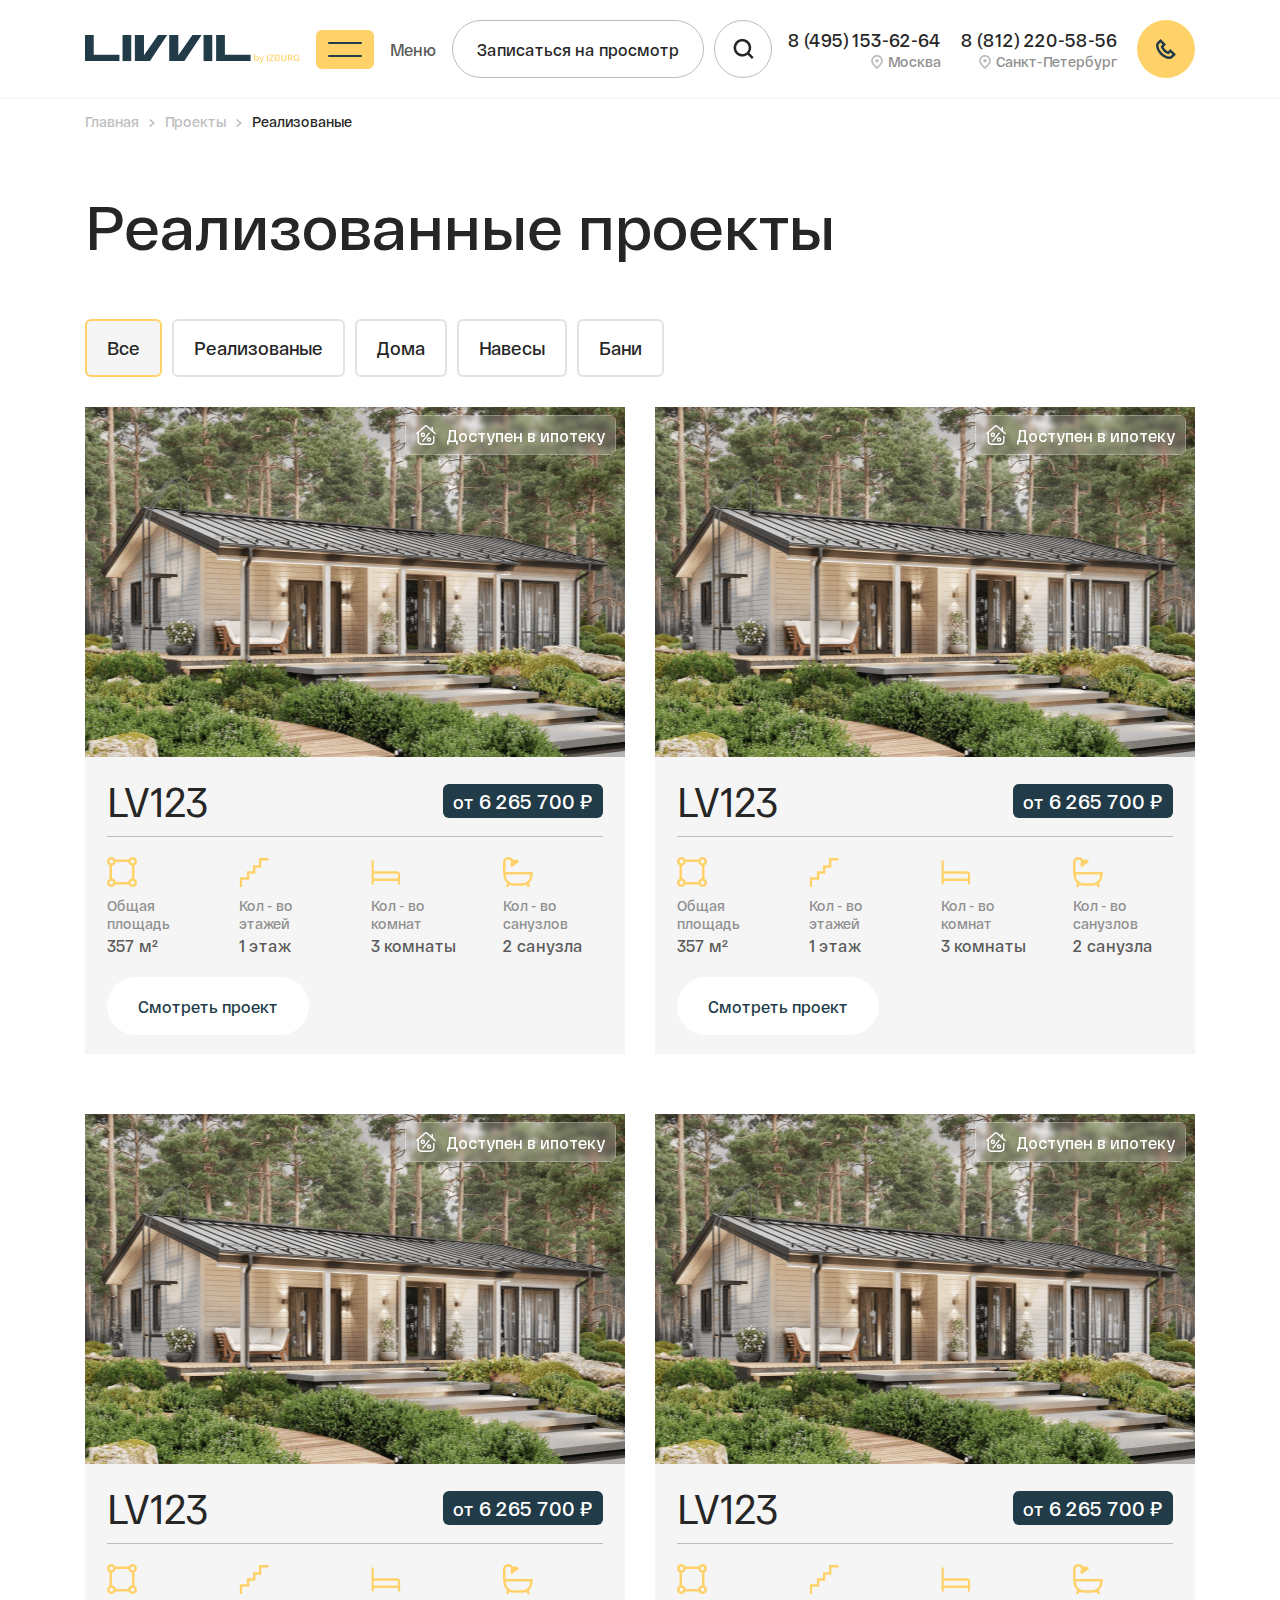
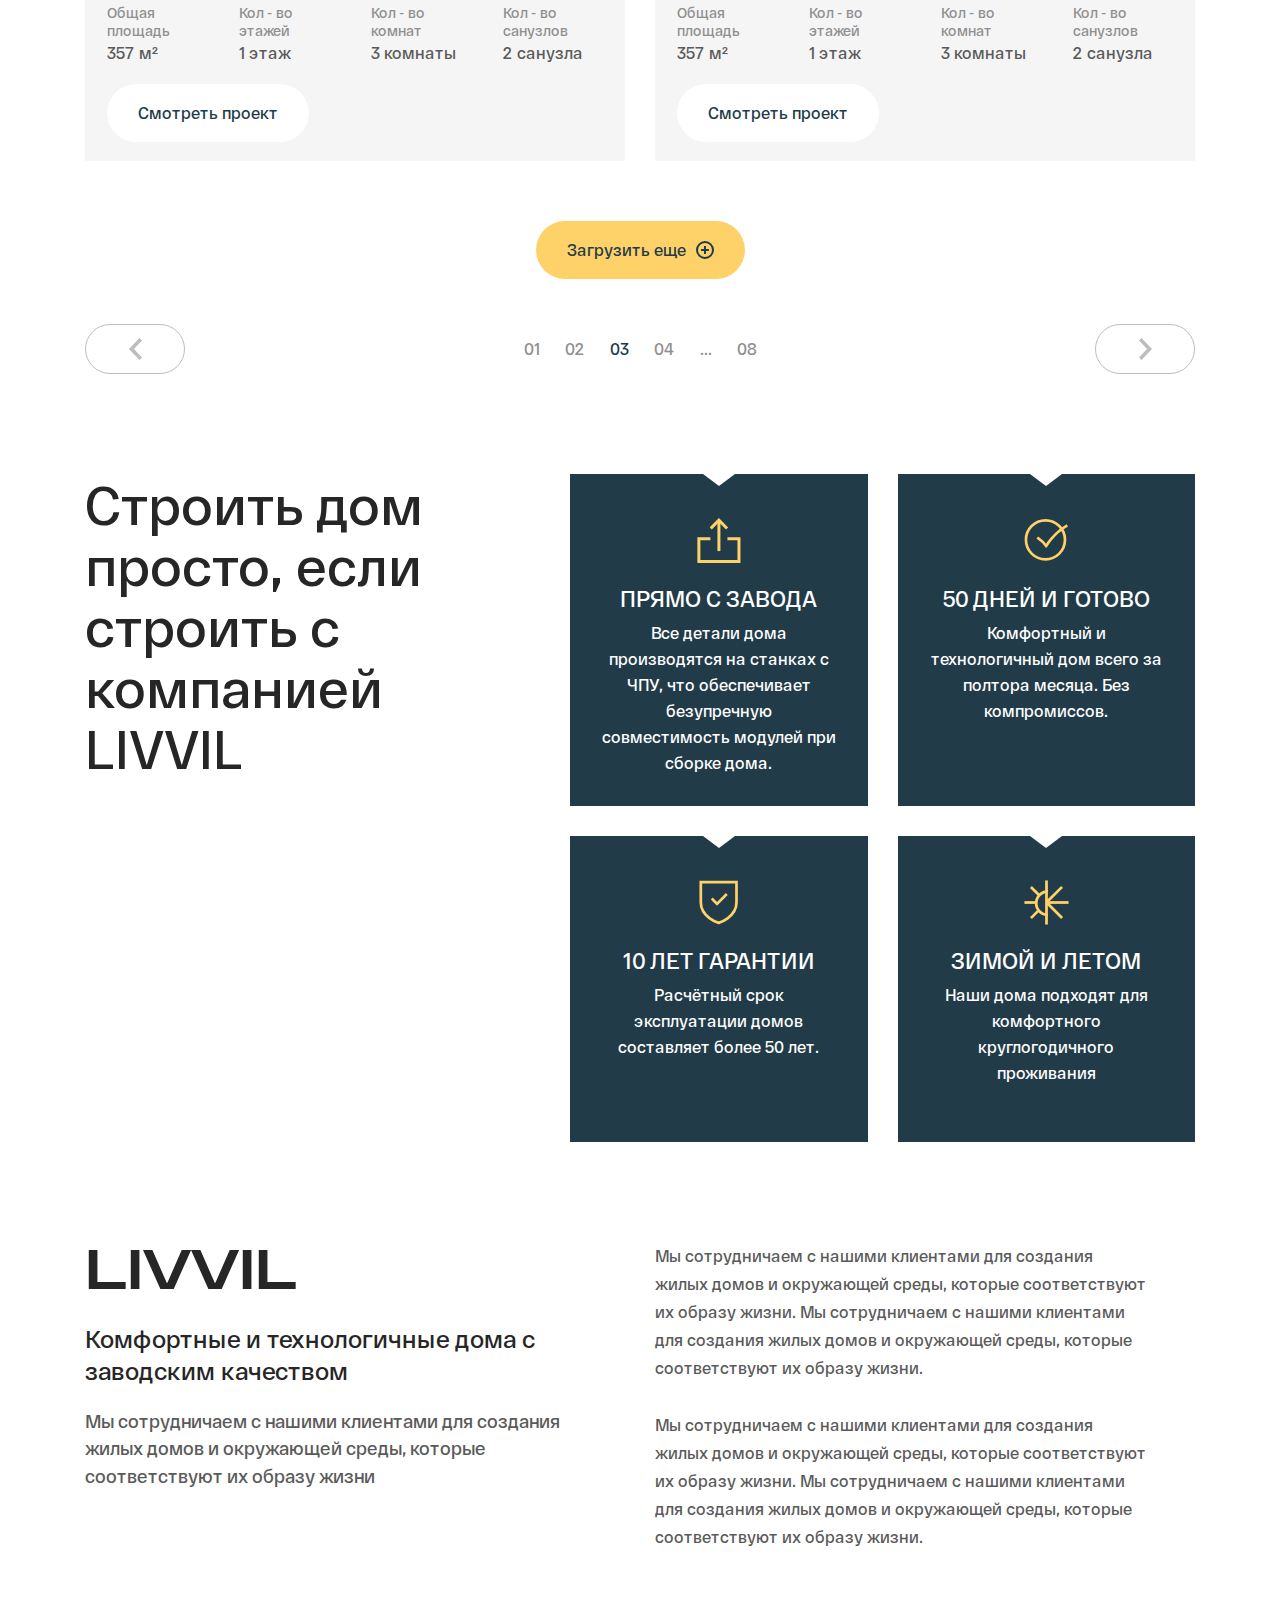
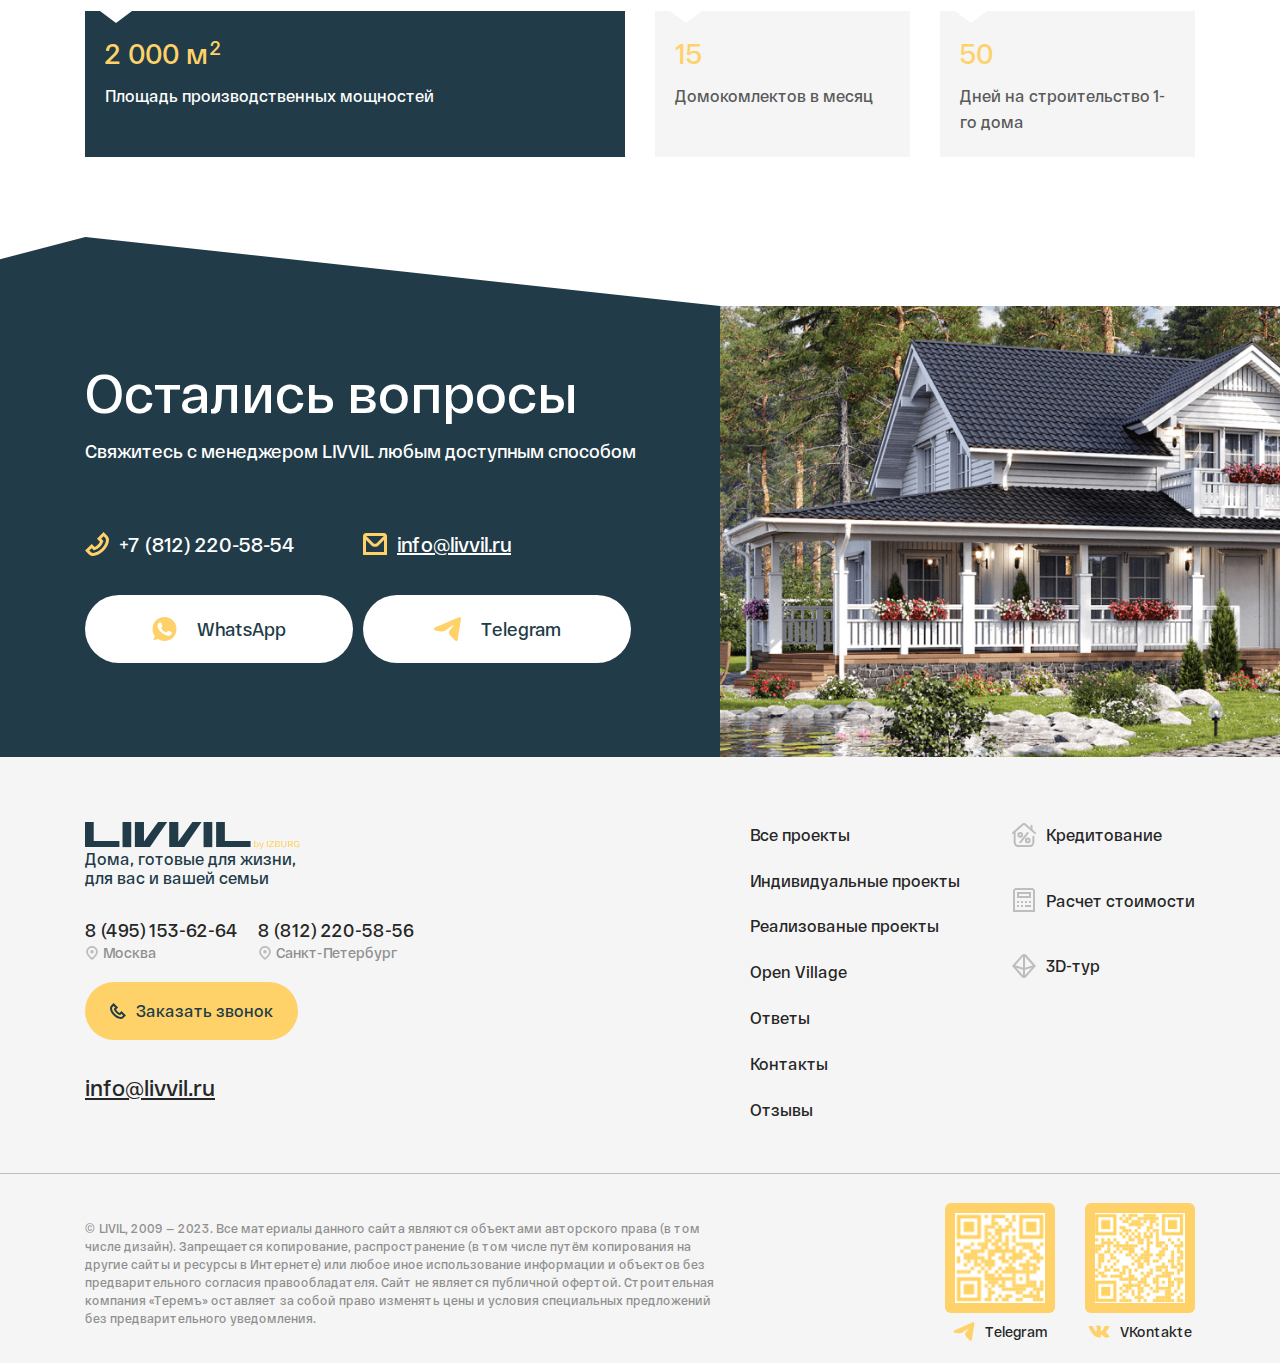
<file: projects.html>
<!DOCTYPE html>
<!--[if lt IE 7]><html lang="ru" class="lt-ie9 lt-ie8 lt-ie7"><![endif]-->
<!--[if IE 7]><html lang="ru" class="lt-ie9 lt-ie8"><![endif]-->
<!--[if IE 8]><html lang="ru" class="lt-ie9"><![endif]-->
<!--[if gt IE 8]><!-->
<html lang="ru">
<!--<![endif]-->
<head>
  <meta charset="utf-8">
  <title>Default</title>
  <meta name="description" content="">
  <meta http-equiv="X-UA-Compatible" content="IE=edge">
  <meta name="viewport" content="width=device-width, initial-scale=1.0">
  <!-- <link rel="shortcut icon" type="image/x-icon" href="favicon.ico"> -->

  <!-- Fonts -->
  <link rel="stylesheet" href="fonts/stylesheet.css">
  <!-- Fonts END -->

  <!-- Libs -->
  <link rel="stylesheet" href="libs/bootstrap/bootstrap-grid.min.css">
  <link rel="stylesheet" href="libs/swiper/swiper.min.css">
  <link rel="stylesheet" href="libs/magnific-popup/magnific-popup.css">
  <!-- Libs END -->

  <link rel="stylesheet" href="css/reset.css">
  <link rel="stylesheet" href="css/main.css">
  <link rel="stylesheet" href="css/media.css">
</head>
<body>
  <div class="wrapper fx-column">
    
    <!-- Header -->

    <header class="header">
      <div class="container d-flex align-items-center justify-content-between">

        <!-- Logo -->

        <a href="#" class="logo">
          <img class="d-none d-lg-block" src="img/logo.svg" alt="Logo">
          <img class="d-lg-none" src="img/logo-mb.svg" alt="Logo">
        </a>

        <!-- Toggle -->

        <div class="toggle d-flex align-items-center">
          <button class="toggle__nav speed">
            <span></span>
            <span></span>
          </button>
          <span class="toggle__name">Меню</span>
        </div>

        <!-- Btns -->

        <div class="header__btns d-flex align-items-center">
          <a href="#" class="btn btn--borderGray flex-center d-none d-xl-flex">Записаться на просмотр</a>
          <a href="#" class="btn btn--borderGray btn--round flex-center header__btn-search">
            <svg viewBox="0 0 21 20" fill="none" xmlns="http://www.w3.org/2000/svg">
              <path d="M16.4168 13.98C17.7473 12.202 18.3548 9.98603 18.1171 7.77813C17.8794 5.57023 16.8141 3.53435 15.1357 2.08029C13.4573 0.626229 11.2904 -0.138038 9.07115 -0.0586689C6.85191 0.0207 4.74512 0.937812 3.17488 2.50805C1.60464 4.0783 0.687524 6.18508 0.608155 8.40432C0.528787 10.6236 1.29305 12.7905 2.74711 14.4689C4.20117 16.1473 6.23706 17.2126 8.44496 17.4503C10.6529 17.688 12.8688 17.0804 14.6468 15.75L18.8968 20L20.6668 18.2333L16.4168 13.98ZM9.41683 15C8.18069 15 6.97232 14.6334 5.94451 13.9467C4.9167 13.2599 4.11563 12.2838 3.64258 11.1418C3.16953 9.99973 3.04576 8.74307 3.28692 7.53069C3.52808 6.31831 4.12333 5.20466 4.99741 4.33058C5.87149 3.45651 6.98513 2.86125 8.19751 2.62009C9.40989 2.37894 10.6666 2.50271 11.8086 2.97575C12.9506 3.4488 13.9268 4.24988 14.6135 5.27769C15.3003 6.30549 15.6668 7.51387 15.6668 8.75C15.6653 10.4071 15.0063 11.9959 13.8345 13.1677C12.6628 14.3395 11.074 14.9985 9.41683 15Z"/>
            </svg>
          </a>
        </div>

        <!-- Relations -->
        
        <div class="relations d-flex align-items-center">
          <div class="relations__item">
            <p class="relations__tel"><a href="tel:84951536264">8 (495) 153-62-64</a></p>
            <div class="relations__address"><i class="i-marker"></i>Москва</div>
          </div>
          <div class="relations__item">
            <p class="relations__tel"><a href="tel:88122205856">8 (812) 220-58-56</a></p>
            <div class="relations__address"><i class="i-marker"></i>Санкт-Петербург</div>
          </div>
          <div class="relations__item">
            <a href="#" class="btn btn--round btn--primary flex-center phone">
              <svg viewBox="0 0 20 20" fill="none" xmlns="http://www.w3.org/2000/svg">
                <path d="M1.46745 3.11666L4.50912 0.0749969L10.0424 5.60833L7.57578 8.075C8.54245 10.0833 9.97578 11.5167 11.9174 12.4333L14.3924 9.95833L19.9258 15.4917L16.8924 18.525C15.9424 19.475 14.6674 20 13.2924 20C7.33412 20 0.00911522 12.675 0.00911522 6.71666C0.00911522 5.34166 0.534115 4.05833 1.47578 3.11666H1.46745ZM13.2841 17.5C13.9924 17.5 14.6424 17.2417 15.1174 16.7583L16.3841 15.4917L14.3841 13.4917L12.5091 15.3667L11.7508 15.075C8.54245 13.85 6.24245 11.5583 4.92578 8.25833L4.61745 7.49166L6.50911 5.6L4.50912 3.6L3.23411 4.86666C2.75912 5.34166 2.50078 5.99166 2.50078 6.7C2.50078 11.6 9.12578 17.4833 13.2841 17.4833V17.5Z"/>
              </svg>
            </a>
          </div>
        </div>
        
      </div>
      <div class="navbar">
        <div class="navbar__head">
          <div class="container d-flex align-items-center">
            <div class="navbar__logo d-sm-flex align-items-end">
              <a href="#"><img src="img/logo-white.svg" alt="Logo"></a><span>Дома, готовые для жизни, для вас и вашей семьи</span>
            </div>
            <div class="relations__item d-lg-none">
              <a href="#" class="btn btn--round btn--primary flex-center phone">
                <svg viewBox="0 0 20 20" fill="none" xmlns="http://www.w3.org/2000/svg">
                  <path d="M1.46745 3.11666L4.50912 0.0749969L10.0424 5.60833L7.57578 8.075C8.54245 10.0833 9.97578 11.5167 11.9174 12.4333L14.3924 9.95833L19.9258 15.4917L16.8924 18.525C15.9424 19.475 14.6674 20 13.2924 20C7.33412 20 0.00911522 12.675 0.00911522 6.71666C0.00911522 5.34166 0.534115 4.05833 1.47578 3.11666H1.46745ZM13.2841 17.5C13.9924 17.5 14.6424 17.2417 15.1174 16.7583L16.3841 15.4917L14.3841 13.4917L12.5091 15.3667L11.7508 15.075C8.54245 13.85 6.24245 11.5583 4.92578 8.25833L4.61745 7.49166L6.50911 5.6L4.50912 3.6L3.23411 4.86666C2.75912 5.34166 2.50078 5.99166 2.50078 6.7C2.50078 11.6 9.12578 17.4833 13.2841 17.4833V17.5Z"></path>
                </svg>
              </a>
            </div>
            <a href="#" class="btn btn--borderGray btn--round flex-center header__btn-search d-lg-none">
              <svg viewBox="0 0 21 20" xmlns="http://www.w3.org/2000/svg">
                <path d="M16.4168 13.98C17.7473 12.202 18.3548 9.98603 18.1171 7.77813C17.8794 5.57023 16.8141 3.53435 15.1357 2.08029C13.4573 0.626229 11.2904 -0.138038 9.07115 -0.0586689C6.85191 0.0207 4.74512 0.937812 3.17488 2.50805C1.60464 4.0783 0.687524 6.18508 0.608155 8.40432C0.528787 10.6236 1.29305 12.7905 2.74711 14.4689C4.20117 16.1473 6.23706 17.2126 8.44496 17.4503C10.6529 17.688 12.8688 17.0804 14.6468 15.75L18.8968 20L20.6668 18.2333L16.4168 13.98ZM9.41683 15C8.18069 15 6.97232 14.6334 5.94451 13.9467C4.9167 13.2599 4.11563 12.2838 3.64258 11.1418C3.16953 9.99973 3.04576 8.74307 3.28692 7.53069C3.52808 6.31831 4.12333 5.20466 4.99741 4.33058C5.87149 3.45651 6.98513 2.86125 8.19751 2.62009C9.40989 2.37894 10.6666 2.50271 11.8086 2.97575C12.9506 3.4488 13.9268 4.24988 14.6135 5.27769C15.3003 6.30549 15.6668 7.51387 15.6668 8.75C15.6653 10.4071 15.0063 11.9959 13.8345 13.1677C12.6628 14.3395 11.074 14.9985 9.41683 15Z"/>
              </svg>
            </a>
            <button class="close close--navbar flex-center">
              <svg viewBox="0 0 30 30" fill="none" xmlns="http://www.w3.org/2000/svg">
                <path d="M30 2.33334L27.6667 0L15 12.6667L2.33332 0L0 2.33334L12.6667 15L0 27.6667L2.33332 30L15 17.3333L27.6667 30L30 27.6667L17.3333 15L30 2.33334Z"/>
              </svg>
            </button>
          </div>
        </div>
        <div class="container navbar__body">
          <nav class="nav d-lg-flex">
            <ul class="nav__list nav__list--primary">
              <li><a href="#">Все проекты</a></li>
              <li><a href="#">Индивидуальные проекты</a></li>
              <li><a href="#">Реализованые проекты</a></li>
              <li><a href="#">Open Village</a></li>
            </ul>
            <ul class="nav__list nav__list--second">
              <li><a href="#">
                <svg class="nav__percent" viewBox="0 0 24 24" fill="none" xmlns="http://www.w3.org/2000/svg">
                  <path d="M8.25 13.6875C9.28553 13.6875 10.125 12.848 10.125 11.8125C10.125 10.777 9.28553 9.9375 8.25 9.9375C7.21447 9.9375 6.375 10.777 6.375 11.8125C6.375 12.848 7.21447 13.6875 8.25 13.6875Z" stroke="#8F8F8F" stroke-width="2" stroke-miterlimit="10" stroke-linecap="round" stroke-linejoin="round"/>
                  <path d="M15.75 19.3125C16.7855 19.3125 17.625 18.473 17.625 17.4375C17.625 16.402 16.7855 15.5625 15.75 15.5625C14.7145 15.5625 13.875 16.402 13.875 17.4375C13.875 18.473 14.7145 19.3125 15.75 19.3125Z" stroke="#8F8F8F" stroke-width="2" stroke-miterlimit="10" stroke-linecap="round" stroke-linejoin="round"/>
                  <path d="M15.75 9.9375L8.25 19.3125" stroke="#8F8F8F" stroke-width="2" stroke-miterlimit="10" stroke-linecap="round" stroke-linejoin="round"/>
                  <path d="M2.625 8.64453V19.3128C2.625 21.3839 4.30392 23.0628 6.375 23.0628H17.625C19.6961 23.0628 21.375 21.3839 21.375 19.3128V13.6633" stroke="#8F8F8F" stroke-width="2" stroke-miterlimit="10" stroke-linecap="round" stroke-linejoin="round"/>
                  <path d="M0.9375 10.125L10.7541 1.41127C11.0853 1.11656 11.5218 0.9375 12 0.9375C12.4782 0.9375 12.9147 1.11656 13.2459 1.41127L23.0625 10.125" stroke="#8F8F8F" stroke-width="2" stroke-miterlimit="10" stroke-linecap="round" stroke-linejoin="round"/>
                  <path d="M19.5 2.8125V6.97589" stroke="#8F8F8F" stroke-width="2" stroke-miterlimit="10" stroke-linecap="round" stroke-linejoin="round"/>
                </svg>
              Кредитование</a></li>
              <li><a href="#">
                <svg class="nav__calc" viewBox="0 0 24 24" fill="none" xmlns="http://www.w3.org/2000/svg">
                  <path d="M1 24H23V3C23 2.20435 22.6839 1.44129 22.1213 0.87868C21.5587 0.31607 20.7956 0 20 0L4 0C3.20435 0 2.44129 0.31607 1.87868 0.87868C1.31607 1.44129 1 2.20435 1 3V24ZM3 3C3 2.73478 3.10536 2.48043 3.29289 2.29289C3.48043 2.10536 3.73478 2 4 2H20C20.2652 2 20.5196 2.10536 20.7071 2.29289C20.8946 2.48043 21 2.73478 21 3V22H3V3ZM5 10H19V4H5V10ZM7 6H17V8H7V6ZM5 13H7V15H5V13ZM9 13H11V15H9V13ZM15 13V15H13V13H15ZM5 17H7V19H5V17ZM9 17H11V19H9V17ZM17 13H19V15H17V13ZM13 17H19V19H13V17Z" fill="#8F8F8F"/>
                </svg>
              Расчет стоимости</a></li>
              <li><a href="#">
                <svg class="nav__3d" viewBox="0 0 24 24" fill="none" xmlns="http://www.w3.org/2000/svg">
                  <path d="M14.1094 0.86676C13.5353 0.312554 12.766 0.00683332 11.968 0.0158176C11.1701 0.0248018 10.4079 0.347768 9.84639 0.914761L0.0253906 11.9998L9.89139 23.1328C10.1687 23.4088 10.4977 23.6274 10.8596 23.7762C11.2215 23.925 11.6091 24.0009 12.0004 23.9998C12.4026 23.9989 12.8005 23.9174 13.1707 23.7601C13.5408 23.6027 13.8757 23.3728 14.1554 23.0838L23.9604 11.9998L14.1094 0.86676ZM20.7384 11.3758L13.0004 13.6618V2.62776L20.7384 11.3758ZM11.0004 2.62376V13.6618L3.25339 11.3728L11.0004 2.62376ZM4.25039 13.7528L11.0004 15.7468V21.3728L4.25039 13.7528ZM13.0004 21.3748V15.7468L19.7364 13.7568L13.0004 21.3748Z" fill="#8F8F8F"/>
                </svg>
              3D-тур</a></li>
              <li><a href="#">Ответы</a></li>
              <li><a href="#">Контакты</a></li>
              <li><a href="#">Отзывы</a></li>
            </ul>
          </nav>
          <div class="navbar__info d-flex align-items-center">
            <div class="relations__item d-none d-lg-block">
              <p class="relations__tel"><a href="tel:84951536264">8 (495) 153-62-64</a></p>
              <div class="relations__address"><i class="i-marker-yellow"></i>Москва</div>
            </div>
            <div class="relations__item d-none d-lg-block">
              <p class="relations__tel"><a href="tel:88122205856">8 (812) 220-58-56</a></p>
              <div class="relations__address"><i class="i-marker-yellow"></i>Санкт-Петербург</div>
            </div>
            <div class="navbar__btn">
              <a href="#" class="btn btn--primary flex-center">
                <svg width="16" height="16" viewBox="0 0 16 16" xmlns="http://www.w3.org/2000/svg">
                  <path d="M1.17376 2.4929L3.6071 0.0595703L8.03376 4.48624L6.06043 6.45957C6.83376 8.06624 7.98043 9.2129 9.53376 9.94624L11.5138 7.96624L15.9404 12.3929L13.5138 14.8196C12.7538 15.5796 11.7338 15.9996 10.6338 15.9996C5.8671 15.9996 0.00709629 10.1396 0.00709629 5.3729C0.00709629 4.2729 0.427096 3.24624 1.18043 2.4929H1.17376ZM10.6271 13.9996C11.1938 13.9996 11.7138 13.7929 12.0938 13.4062L13.1071 12.3929L11.5071 10.7929L10.0071 12.2929L9.40043 12.0596C6.83376 11.0796 4.99376 9.24624 3.94043 6.60624L3.69376 5.9929L5.2071 4.47957L3.6071 2.87957L2.5871 3.8929C2.2071 4.2729 2.00043 4.7929 2.00043 5.35957C2.00043 9.27957 7.30043 13.9862 10.6271 13.9862V13.9996Z"/>
                </svg>Заказать звонок
              </a>
            </div>
          </div>
          <i class="navbar__img triangle-top-left-big d-none d-lg-block" style="background: url(img/other/navbar.png) center/cover no-repeat;"></i>
        </div>
      </div>
    </header>
    
    <!-- Main -->

    <main class="main">

      <!-- Breadcrumb -->

      <nav class="breadcrumb">
        <div class="container">
          <ul>
            <li class="breadcrumb__item">
              <a href="#">Главная</a>
            </li>
            <li class="breadcrumb__item">
              <a href="#">Проекты</a>
            </li>
            <li class="breadcrumb__item active">
              Реализованые
            </li>
          </ul>
        </div>
      </nav>

      <!-- Projects -->

      <section class="p-projects">
        <div class="container">

          <!-- Title -->

          <div class="title">
            <h1>Реализованные проекты</h1>
          </div>

          <!-- Taba nav -->

          <ul class="tabs__nav tabs__nav--big tabs__nav--white d-flex">
            <li class="tabs__nav-item flex-center tabs__nav-item--active">Все</li>
            <li class="tabs__nav-item flex-center">Реализованые</li>
            <li class="tabs__nav-item flex-center">Дома</li>
            <li class="tabs__nav-item flex-center">Навесы</li>
            <li class="tabs__nav-item flex-center">Бани</li>
          </ul>

          <!-- Row -->

          <div class="row p-projects__row">
            
            <!-- Col -->

            <div class="col-12 col-md-6">
              <div class="projects__item">
                <div class="percent"><i class="i-percent"></i>Доступен в ипотеку</div>
                <div class="swiper-container projects__inner">
                  <div class="swiper-wrapper">
                    <div class="swiper-slide projects__img" style="background: url('img/projects/1.png') center/cover no-repeat;"></div>
                    <div class="swiper-slide projects__img" style="background: url('img/projects/1.png') center/cover no-repeat;"></div>
                    <div class="swiper-slide projects__img" style="background: url('img/projects/1.png') center/cover no-repeat;"></div>
                  </div>
                  <div class="swiper-pagination fx"></div>
                  <button class="swiper-button-arrow swiper-button-arrow--small swiper-button-next flex-center">
                    <svg viewBox="0 0 14 23" xmlns="http://www.w3.org/2000/svg">
                      <path d="M0.5 20.1879L8.53509 11.7729L0.5 3.35795L2.97368 0.772949L13.5 11.7729L2.97368 22.7729L0.5 20.1879Z"/>
                    </svg>
                  </button>
                  <button class="swiper-button-arrow swiper-button-arrow--small swiper-button-prev flex-center">
                    <svg viewBox="0 0 14 23" xmlns="http://www.w3.org/2000/svg">
                      <path d="M13.5 20.1879L5.46491 11.7729L13.5 3.35795L11.0263 0.772949L0.5 11.7729L11.0263 22.7729L13.5 20.1879Z"/>
                    </svg>
                  </button>
                </div>
                <div class="projects__content">
                  <div class="projects__head">
                    <span class="projects__name text-crop">LV123</span>
                    <span class="projects__price"><span>от</span> 6 265 700 ₽</span>
                  </div>
                  <div class="projects__body">
                    <div class="projects__info">
                      <i class="i-square"></i>
                      <span>Общая площадь</span>
                      <p>357 м²</p>
                    </div>
                    <div class="projects__info">
                      <i class="i-floors"></i>
                      <span>Кол - во этажей</span>
                      <p>1 этаж</p>
                    </div>
                    <div class="projects__info">
                      <i class="i-rooms"></i>
                      <span>Кол - во комнат</span>
                      <p>3 комнаты</p>
                    </div>
                    <div class="projects__info">
                      <i class="i-bathrooms"></i>
                      <span>Кол - во санузлов</span>
                      <p>2 санузла</p>
                    </div>
                  </div>
                  <div class="projects__btn fx">
                    <a href="#" class="btn btn--second flex-center">Смотреть проект</a>
                  </div>
                </div>
              </div>
            </div>

            <!-- Col -->

            <div class="col-12 col-md-6">
              <div class="projects__item">
                <div class="percent"><i class="i-percent"></i>Доступен в ипотеку</div>
                <div class="swiper-container projects__inner">
                  <div class="swiper-wrapper">
                    <div class="swiper-slide projects__img" style="background: url('img/projects/1.png') center/cover no-repeat;"></div>
                    <div class="swiper-slide projects__img" style="background: url('img/projects/1.png') center/cover no-repeat;"></div>
                    <div class="swiper-slide projects__img" style="background: url('img/projects/1.png') center/cover no-repeat;"></div>
                  </div>
                  <div class="swiper-pagination fx"></div>
                  <button class="swiper-button-arrow swiper-button-arrow--small swiper-button-next flex-center">
                    <svg viewBox="0 0 14 23" xmlns="http://www.w3.org/2000/svg">
                      <path d="M0.5 20.1879L8.53509 11.7729L0.5 3.35795L2.97368 0.772949L13.5 11.7729L2.97368 22.7729L0.5 20.1879Z"/>
                    </svg>
                  </button>
                  <button class="swiper-button-arrow swiper-button-arrow--small swiper-button-prev flex-center">
                    <svg viewBox="0 0 14 23" xmlns="http://www.w3.org/2000/svg">
                      <path d="M13.5 20.1879L5.46491 11.7729L13.5 3.35795L11.0263 0.772949L0.5 11.7729L11.0263 22.7729L13.5 20.1879Z"/>
                    </svg>
                  </button>
                </div>
                <div class="projects__content">
                  <div class="projects__head">
                    <span class="projects__name text-crop">LV123</span>
                    <span class="projects__price"><span>от</span> 6 265 700 ₽</span>
                  </div>
                  <div class="projects__body">
                    <div class="projects__info">
                      <i class="i-square"></i>
                      <span>Общая площадь</span>
                      <p>357 м²</p>
                    </div>
                    <div class="projects__info">
                      <i class="i-floors"></i>
                      <span>Кол - во этажей</span>
                      <p>1 этаж</p>
                    </div>
                    <div class="projects__info">
                      <i class="i-rooms"></i>
                      <span>Кол - во комнат</span>
                      <p>3 комнаты</p>
                    </div>
                    <div class="projects__info">
                      <i class="i-bathrooms"></i>
                      <span>Кол - во санузлов</span>
                      <p>2 санузла</p>
                    </div>
                  </div>
                  <div class="projects__btn fx">
                    <a href="#" class="btn btn--second flex-center">Смотреть проект</a>
                  </div>
                </div>
              </div>
            </div>

            <!-- Col -->

            <div class="col-12 col-md-6">
              <div class="projects__item">
                <div class="percent"><i class="i-percent"></i>Доступен в ипотеку</div>
                <div class="swiper-container projects__inner">
                  <div class="swiper-wrapper">
                    <div class="swiper-slide projects__img" style="background: url('img/projects/1.png') center/cover no-repeat;"></div>
                    <div class="swiper-slide projects__img" style="background: url('img/projects/1.png') center/cover no-repeat;"></div>
                    <div class="swiper-slide projects__img" style="background: url('img/projects/1.png') center/cover no-repeat;"></div>
                  </div>
                  <div class="swiper-pagination fx"></div>
                  <button class="swiper-button-arrow swiper-button-arrow--small swiper-button-next flex-center">
                    <svg viewBox="0 0 14 23" xmlns="http://www.w3.org/2000/svg">
                      <path d="M0.5 20.1879L8.53509 11.7729L0.5 3.35795L2.97368 0.772949L13.5 11.7729L2.97368 22.7729L0.5 20.1879Z"/>
                    </svg>
                  </button>
                  <button class="swiper-button-arrow swiper-button-arrow--small swiper-button-prev flex-center">
                    <svg viewBox="0 0 14 23" xmlns="http://www.w3.org/2000/svg">
                      <path d="M13.5 20.1879L5.46491 11.7729L13.5 3.35795L11.0263 0.772949L0.5 11.7729L11.0263 22.7729L13.5 20.1879Z"/>
                    </svg>
                  </button>
                </div>
                <div class="projects__content">
                  <div class="projects__head">
                    <span class="projects__name text-crop">LV123</span>
                    <span class="projects__price"><span>от</span> 6 265 700 ₽</span>
                  </div>
                  <div class="projects__body">
                    <div class="projects__info">
                      <i class="i-square"></i>
                      <span>Общая площадь</span>
                      <p>357 м²</p>
                    </div>
                    <div class="projects__info">
                      <i class="i-floors"></i>
                      <span>Кол - во этажей</span>
                      <p>1 этаж</p>
                    </div>
                    <div class="projects__info">
                      <i class="i-rooms"></i>
                      <span>Кол - во комнат</span>
                      <p>3 комнаты</p>
                    </div>
                    <div class="projects__info">
                      <i class="i-bathrooms"></i>
                      <span>Кол - во санузлов</span>
                      <p>2 санузла</p>
                    </div>
                  </div>
                  <div class="projects__btn fx">
                    <a href="#" class="btn btn--second flex-center">Смотреть проект</a>
                  </div>
                </div>
              </div>
            </div>

            <!-- Col -->

            <div class="col-12 col-md-6">
              <div class="projects__item">
                <div class="percent"><i class="i-percent"></i>Доступен в ипотеку</div>
                <div class="swiper-container projects__inner">
                  <div class="swiper-wrapper">
                    <div class="swiper-slide projects__img" style="background: url('img/projects/1.png') center/cover no-repeat;"></div>
                    <div class="swiper-slide projects__img" style="background: url('img/projects/1.png') center/cover no-repeat;"></div>
                    <div class="swiper-slide projects__img" style="background: url('img/projects/1.png') center/cover no-repeat;"></div>
                  </div>
                  <div class="swiper-pagination fx"></div>
                  <button class="swiper-button-arrow swiper-button-arrow--small swiper-button-next flex-center">
                    <svg viewBox="0 0 14 23" xmlns="http://www.w3.org/2000/svg">
                      <path d="M0.5 20.1879L8.53509 11.7729L0.5 3.35795L2.97368 0.772949L13.5 11.7729L2.97368 22.7729L0.5 20.1879Z"/>
                    </svg>
                  </button>
                  <button class="swiper-button-arrow swiper-button-arrow--small swiper-button-prev flex-center">
                    <svg viewBox="0 0 14 23" xmlns="http://www.w3.org/2000/svg">
                      <path d="M13.5 20.1879L5.46491 11.7729L13.5 3.35795L11.0263 0.772949L0.5 11.7729L11.0263 22.7729L13.5 20.1879Z"/>
                    </svg>
                  </button>
                </div>
                <div class="projects__content">
                  <div class="projects__head">
                    <span class="projects__name text-crop">LV123</span>
                    <span class="projects__price"><span>от</span> 6 265 700 ₽</span>
                  </div>
                  <div class="projects__body">
                    <div class="projects__info">
                      <i class="i-square"></i>
                      <span>Общая площадь</span>
                      <p>357 м²</p>
                    </div>
                    <div class="projects__info">
                      <i class="i-floors"></i>
                      <span>Кол - во этажей</span>
                      <p>1 этаж</p>
                    </div>
                    <div class="projects__info">
                      <i class="i-rooms"></i>
                      <span>Кол - во комнат</span>
                      <p>3 комнаты</p>
                    </div>
                    <div class="projects__info">
                      <i class="i-bathrooms"></i>
                      <span>Кол - во санузлов</span>
                      <p>2 санузла</p>
                    </div>
                  </div>
                  <div class="projects__btn fx">
                    <a href="#" class="btn btn--second flex-center">Смотреть проект</a>
                  </div>
                </div>
              </div>
            </div>

          </div>

          <!-- More -->

          <div class="more flex-center">
            <a href="#" class="btn btn--primary flex-center">Загрузить еще
              <svg width="18" height="18" viewBox="0 0 18 18" fill="none" xmlns="http://www.w3.org/2000/svg">
                <path d="M11.9306 8.99306H6.06944" stroke="#213B48" stroke-width="2" stroke-linecap="square"/>
                <path d="M8.99744 11.9257L8.99805 6.05908" stroke="#213B48" stroke-width="2" stroke-linecap="square"/>
                <path fill-rule="evenodd" clip-rule="evenodd" d="M9 17C13.4183 17 17 13.4183 17 9C17 4.58172 13.4183 1 9 1C4.58172 1 1 4.58172 1 9C1 13.4183 4.58172 17 9 17Z" stroke="#213B48" stroke-width="2" stroke-linecap="round"/>
              </svg>
            </a>
          </div>

          <!-- Pagination -->

          <nav class="pagination">
            <ul class="pagination__list flex-center">
              <li class="pagination__item pagination__item--arrow pagination__item--prev">
                <a class="flex-center" href="#">
                  <svg viewBox="0 0 13 22" xmlns="http://www.w3.org/2000/svg">
                    <path d="M13 19.415L4.96491 11L13 2.585L10.5263 0L0 11L10.5263 22L13 19.415Z"/>
                  </svg>
                </a>
              </li>
              <li class="pagination__item">
                <a class="pagination__link" href="#">01</a>
              </li>
              <li class="pagination__item">
                <a class="pagination__link" href="#">02</a>
              </li>
              <li class="pagination__item pagination__item--active">
                <a class="pagination__link" href="#">03</a>
              </li>
              <li class="pagination__item">
                <a class="pagination__link" href="#">04</a>
              </li>
              <li class="pagination__item">
                <a class="pagination__link" href="#">...</a>
              </li>
              <li class="pagination__item">
                <a class="pagination__link" href="#">08</a>
              </li>
              <li class="pagination__item pagination__item--arrow pagination__item--next">
                <a class="flex-center" href="#">
                  <svg viewBox="0 0 13 22" xmlns="http://www.w3.org/2000/svg">
                    <path d="M0 19.415L8.03509 11L0 2.585L2.47368 0L13 11L2.47368 22L0 19.415Z"/>
                  </svg>
                </a>
              </li>
            </ul>
          </nav>

        </div>
      </section>

      <!-- Advantages -->

      <section class="advantages">
        <div class="container">
          <div class="row">
            
            <!-- Col -->

            <div class="col-12 col-xl-5">
              <div class="title mb-0">
                <h2>Строить дом просто, если строить с компанией LIVVIL</h2>
              </div>
            </div>

            <!-- Col -->

            <div class="col-12 col-xl-7">
              <div class="advantages__inner">
                <div class="row advantages__row">
                  <div class="col-12 col-md-6">
                    <div class="advantages__item triangle-top-down-small">
                      <i class="i-from-factory"></i>
                      <span>ПРЯМО С ЗАВОДА</span>
                      <p>Все детали дома производятся на станках с ЧПУ, что обеспечивает безупречную совместимость модулей при сборке дома.</p>
                    </div>
                  </div>
                  <div class="col-12 col-md-6">
                    <div class="advantages__item triangle-top-down-small">
                      <i class="i-ready"></i>
                      <span>50 ДНЕЙ И ГОТОВО</span>
                      <p>Комфортный и технологичный дом всего за полтора месяца. Без компромиссов.</p>
                    </div>
                  </div>
                  <div class="col-12 col-md-6">
                    <div class="advantages__item triangle-top-down-small">
                      <i class="i-guarantee"></i>
                      <span>10 ЛЕТ ГАРАНТИИ</span>
                      <p>Расчётный срок эксплуатации домов составляет более 50 лет.</p>
                    </div>
                  </div>
                  <div class="col-12 col-md-6">
                    <div class="advantages__item triangle-top-down-small">
                      <i class="i-seasonality"></i>
                      <span>ЗИМОЙ И ЛЕТОМ</span>
                      <p>Наши дома подходят для комфортного круглогодичного проживания</p>
                    </div>
                  </div>
                </div>
              </div>
            </div>

          </div>
        </div>
      </section>

      <!-- About -->

      <section class="about">
        <div class="container">
          <div class="row">
            
            <!-- Col -->

            <div class="col-12 col-lg-6">
              <div class="about__text">
                <div class="title">
                  <h2>Livvil</h2>
                  <p class="title__sub">Комфортные и технологичные дома с заводским качеством</p>
                </div>
                <div class="paragraph paragraph--big">
                  <p>Мы сотрудничаем с нашими клиентами для создания жилых домов и окружающей среды, которые соответствуют их образу жизни</p>
                </div>
              </div>
            </div>

            <!-- Col -->

            <div class="col-12 col-lg-6">
              <div class="about__text about__text--right">
                <div class="paragraph">
                  <p>Мы сотрудничаем с нашими клиентами для создания жилых домов и окружающей среды, которые соответствуют их образу жизни.  Мы сотрудничаем с нашими клиентами для создания жилых домов и окружающей среды, которые соответствуют их образу жизни. </p>
                  <p>Мы сотрудничаем с нашими клиентами для создания жилых домов и окружающей среды, которые соответствуют их образу жизни. Мы сотрудничаем с нашими клиентами для создания жилых домов и окружающей среды, которые соответствуют их образу жизни.</p>
                </div>
              </div>
            </div>

          </div>
        </div>
      </section>

      <!-- Information -->

      <div class="information information--indent">
        <div class="container">
          <div class="row information__row">

            <!-- Col -->

            <div class="col-12 col-lg-4 col-xl-6">
              <div class="information__item triangle-top-down-small information__item--green">
                <span>2 000 м <small><sup>2</sup></small></span>
                <p>Площадь производственных мощностей</p>
              </div>
            </div>

            <!-- Col -->

            <div class="col-12 col-lg-4 col-xl-3">
              <div class="information__item triangle-top-down-small">
                <span>15</span>
                <p>Домокомлектов в месяц</p>
              </div>
            </div>

            <!-- Col -->

            <div class="col-12 col-lg-4 col-xl-3">
              <div class="information__item triangle-top-down-small">
                <span>50</span>
                <p>Дней на строительство 1-го дома</p>
              </div>
            </div>

          </div>
        </div>
      </div>

      <!-- Questions -->

      <section class="questions bg-triangle">
        <div class="container">
          <span class="bg-triangle__layer bg-triangle__layer--small">
            <svg viewBox="0 0 1116 609" xmlns="http://www.w3.org/2000/svg">
              <path d="M0 609V85.6273L329 0L1116 85.6273V609H0Z"/>
            </svg>
          </span>

          <!-- Box -->

          <div class="questions__box bg-triangle__box">
            <div class="title">
              <h2>Остались вопросы</h2>
              <p class="questions__subtitle">Свяжитесь с менеджером LIVVIL любым доступным способом</p>
            </div>
            <div class="questions__group d-sm-flex">
              <div class="questions__cont"><a href="tel:+78122205854"><i class="i-tel"></i>+7 (812) 220-58-54</a></div>
              <div class="questions__cont questions__cont--email"><a href="mailto:info@livvil.ru"><i class="i-email"></i>info@livvil.ru</a></div>
            </div>
            <div class="questions__btns d-sm-flex">
              <a href="#" class="btn btn--big btn--second btn--wt flex-center">
                <svg width="25" height="24" viewBox="0 0 25 24" fill="none" xmlns="http://www.w3.org/2000/svg">
                  <path d="M12.503 0H12.497C5.8805 0 0.5 5.382 0.5 12C0.5 14.625 1.346 17.058 2.7845 19.0335L1.289 23.4915L5.9015 22.017C7.799 23.274 10.0625 24 12.503 24C19.1195 24 24.5 18.6165 24.5 12C24.5 5.3835 19.1195 0 12.503 0Z" fill="#FED269"/>
                  <path d="M19.4858 16.9453C19.1963 17.7628 18.0473 18.4408 17.1308 18.6388C16.5038 18.7723 15.6848 18.8788 12.9278 17.7358C9.40132 16.2748 7.13032 12.6913 6.95332 12.4588C6.78382 12.2263 5.52832 10.5613 5.52832 8.83928C5.52832 7.11728 6.40282 6.27878 6.75532 5.91878C7.04482 5.62328 7.52332 5.48828 7.98232 5.48828C8.13082 5.48828 8.26432 5.49578 8.38432 5.50178C8.73682 5.51678 8.91382 5.53778 9.14632 6.09428C9.43582 6.79178 10.1408 8.51378 10.2248 8.69078C10.3103 8.86778 10.3958 9.10778 10.2758 9.34028C10.1633 9.58028 10.0643 9.68678 9.88732 9.89078C9.71032 10.0948 9.54232 10.2508 9.36532 10.4698C9.20332 10.6603 9.02032 10.8643 9.22432 11.2168C9.42832 11.5618 10.1333 12.7123 11.1713 13.6363C12.5108 14.8288 13.5968 15.2098 13.9853 15.3718C14.2748 15.4918 14.6198 15.4633 14.8313 15.2383C15.0998 14.9488 15.4313 14.4688 15.7688 13.9963C16.0088 13.6573 16.3118 13.6153 16.6298 13.7353C16.9538 13.8478 18.6683 14.6953 19.0208 14.8708C19.3733 15.0478 19.6058 15.1318 19.6913 15.2803C19.7753 15.4288 19.7753 16.1263 19.4858 16.9453Z" fill="#fff"/>
                </svg>
              WhatsApp</a>
              <a href="#" class="btn btn--big btn--second flex-center">
                <svg width="27" height="24" viewBox="0 0 27 24" xmlns="http://www.w3.org/2000/svg">
                  <path d="M0.937378 10.5784L24.8305 0.131544C25.9541 -0.359734 27.1716 0.59624 26.98 1.81935L23.7131 22.6735C23.5113 23.9616 21.9356 24.4543 21.0506 23.5059L15.6895 17.7606C14.6381 16.6339 14.5557 14.8999 15.4954 13.6764L19.2807 8.7476C19.4971 8.46583 19.1554 8.09516 18.8625 8.29395L11.3364 13.402C10.0592 14.2688 8.50956 14.6254 6.98746 14.4026L1.33109 13.575C-0.218433 13.3483 -0.49979 11.2068 0.937378 10.5784Z"/>
                </svg>
              Telegram</a>
            </div>
          </div>
          
        </div>
        <span class="bg-triangle__img questions__img" style="background: url('img/other/questions.png') center/cover no-repeat;"></span>
      </section>
      
    </main>

    <!-- Footer -->

    <footer class="footer">
      <div class="container">

        <!-- Body -->

        <div class="row footer__body">
          <div class="col-12 col-lg-6 col-xl-7">
            <div class="footer__logo fx">
              <a href="#" class="logo">
                <img src="img/logo.svg" alt="Logo">
                <p>Дома, готовые для жизни, для вас и вашей семьи</p>
              </a>
            </div>
            <div class="footer__relations d-flex">
              <div class="relations__item">
                <p class="relations__tel"><a href="tel:84951536264">8 (495) 153-62-64</a></p>
                <div class="relations__address"><i class="i-marker"></i>Москва</div>
              </div>
              <div class="relations__item">
                <p class="relations__tel"><a href="tel:88122205856">8 (812) 220-58-56</a></p>
                <div class="relations__address"><i class="i-marker"></i>Санкт-Петербург</div>
              </div>
            </div>
            <div class="footer__bell d-flex"><a href="#" class="btn btn--primary flex-center">
              <svg width="16" height="16" viewBox="0 0 16 16" fill="none" xmlns="http://www.w3.org/2000/svg">
                <path d="M1.17376 2.4929L3.6071 0.0595703L8.03376 4.48624L6.06043 6.45957C6.83376 8.06624 7.98043 9.2129 9.53376 9.94624L11.5138 7.96624L15.9404 12.3929L13.5138 14.8196C12.7538 15.5796 11.7338 15.9996 10.6338 15.9996C5.8671 15.9996 0.00709629 10.1396 0.00709629 5.3729C0.00709629 4.2729 0.427096 3.24624 1.18043 2.4929H1.17376ZM10.6271 13.9996C11.1938 13.9996 11.7138 13.7929 12.0938 13.4062L13.1071 12.3929L11.5071 10.7929L10.0071 12.2929L9.40043 12.0596C6.83376 11.0796 4.99376 9.24624 3.94043 6.60624L3.69376 5.9929L5.2071 4.47957L3.6071 2.87957L2.5871 3.8929C2.2071 4.2729 2.00043 4.7929 2.00043 5.35957C2.00043 9.27957 7.30043 13.9862 10.6271 13.9862V13.9996Z"/>
              </svg>
            Заказать звонок</a></div>
            <div class="footer__email"><a href="mailto:info@livvil.ru">info@livvil.ru</a></div>
          </div>
          <div class="col-12 col-lg-6 col-xl-5">
            <div class="footer__group d-flex justify-content-between">
              <ul class="footer__nav">
                <li><a href="#">Все проекты</a></li>
                <li><a href="#">Индивидуальные проекты</a></li>
                <li><a href="#">Реализованые проекты</a></li>
                <li><a href="#">Open Village</a></li>
                <li><a href="#">Ответы</a></li>
                <li><a href="#">Контакты</a></li>
                <li><a href="#">Отзывы</a></li>
              </ul>
              <ul class="footer__nav footer__nav--second">
                <li><a href="#"><i class="i-percent-gray"></i>Кредитование</a></li>
                <li><a href="#"><i class="i-calc"></i>Расчет стоимости</a></li>
                <li><a href="#"><i class="i-3d"></i>3D-тур</a></li>
              </ul>
            </div>
          </div>
        </div>

        <!-- Bott -->

        <div class="row footer__bott align-items-center">
          <div class="col-12 col-lg-5 order-lg-2">
            <div class="footer__cont d-flex justify-content-lg-end">
              <div class="footer__cont-item">
                <a href="#" class="footer__cont-qr"><img src="img/other/qr-footer-1.png" alt="Img"></a>
                <div class="footer__cont-name">
                  <a href="#"><i class="i-tg"></i>Telegram</a>
                </div>
              </div>
              <div class="footer__cont-item">
                <a href="#" class="footer__cont-qr"><img src="img/other/qr-footer-2.png" alt="Img"></a>
                <div class="footer__cont-name">
                  <a href="#"><i class="i-vk"></i>VKontakte</a>
                </div>
              </div>
            </div>
          </div>
          <div class="col-12 col-lg-7 order-lg-1">
            <p class="copyright">© LIVIL, 2009 — 2023. Все материалы данного сайта являются объектами авторского права (в том числе дизайн). Запрещается копирование, распространение (в том числе путём копирования на другие сайты и ресурсы в Интернете) или любое иное использование информации и объектов без предварительного согласия правообладателя. Cайт не является публичной офертой. Строительная компания «Теремъ» оставляет за собой право изменять цены и условия специальных предложений без предварительного уведомления.</p>
          </div>
        </div>
        
      </div>
    </footer>

  </div>

  <!-- Layer -->

  <div class="layer-black"></div>

  <!-- Modal -->

  <div class="modal modal--consultation">
    <div class="fullScreen flex-center">
      <div class="modal__box">
        <button class="close close--modal flex-center">
          <svg viewBox="0 0 30 30" fill="none" xmlns="http://www.w3.org/2000/svg">
            <path d="M30 2.33334L27.6667 0L15 12.6667L2.33332 0L0 2.33334L12.6667 15L0 27.6667L2.33332 30L15 17.3333L27.6667 30L30 27.6667L17.3333 15L30 2.33334Z"/>
          </svg>
        </button>
        <i class="modal__img d-none d-lg-block" style="background: url('img/other/modal.png') center 100%/contain no-repeat;"></i>
        <i class="modal__img d-lg-none" style="background: url('img/other/modal-mob.png') center 100%/contain no-repeat;"></i>
        <div class="modal__content">
          <div class="title">
            <h3>Запрос на консультацию по кредитованию</h3>
          </div>
          <form action="#" class="form consultation modal__row row align-items-center">
            <div class="col-12 col-lg-6"><label class="form__field"><input type="text" required><span class="form__name">Ваше имя</span></label></div>
            <div class="col-12 col-lg-6"><label class="form__field"><input type="text" class="phone-mask" required><span class="form__name">Номер телефона</span></label></div>
            <div class="col-12 col-lg-6"><button class="btn btn--big btn--primary flex-center form__btn">Отправить заявку
              <svg width="25" height="24" viewBox="0 0 25 24" fill="none" xmlns="http://www.w3.org/2000/svg">
                <path d="M5.07777 0.329979C3.90777 -0.244021 2.52477 -0.0530208 1.55577 0.819979C0.586773 1.69198 0.249773 3.04798 0.696773 4.27198L4.80277 12.006L0.774773 19.733C0.329773 20.959 0.669773 22.313 1.63977 23.183C2.23777 23.719 2.99177 23.996 3.75477 23.996C4.23177 23.996 4.71277 23.888 5.16177 23.667L24.3938 11.996L5.07777 0.329979ZM3.50077 3.18398C3.49677 3.14598 3.50777 3.09998 3.56277 3.05098C3.62777 2.99298 3.68177 2.99598 3.71977 3.00798L16.1178 10.5H7.39977L3.50077 3.18398ZM3.79977 20.993C3.76077 21.006 3.70677 21.008 3.64377 20.951C3.58777 20.901 3.57777 20.853 3.58177 20.815L7.40877 13.501H16.1398L3.80077 20.993H3.79977Z" fill="#213B48"/>
              </svg>
            </button></div>
            <div class="col-12 col-lg-6"><div class="form__policy">*Нажимая на кнопку «Отправить» вы соглашаетесь с <a href="#">политикой конфиденциальности</a></div></div>
          </form>
        </div>
      </div>
    </div>
  </div>

  <!-- Modal -->

  <div class="modal modal--success">
    <div class="fullScreen flex-center">
      <div class="modal__box">
        <button class="close close--modal flex-center">
          <svg viewBox="0 0 30 30" fill="none" xmlns="http://www.w3.org/2000/svg">
            <path d="M30 2.33334L27.6667 0L15 12.6667L2.33332 0L0 2.33334L12.6667 15L0 27.6667L2.33332 30L15 17.3333L27.6667 30L30 27.6667L17.3333 15L30 2.33334Z"/>
          </svg>
        </button>
        <i class="modal__img d-none d-lg-block" style="background: url('img/other/modal.png') center 100%/contain no-repeat;"></i>
        <i class="modal__img d-lg-none" style="background: url('img/other/modal-mob.png') center 100%/contain no-repeat;"></i>
        <div class="modal__content">
          <div class="title text-center">
            <h3>Ваша заявка успешно отправлена!</h3>
          </div>
          <div class="paragraph paragraph--big text-center">
            <p>В ближайшем времени с вами свяжется наш менеджер.</p>
          </div>
        </div>
      </div>
    </div>
  </div>

  <!--[if lt IE 9]>
  <script src="libs/html5shiv/es5-shim.min.js"></script>
  <script src="libs/html5shiv/html5shiv.min.js"></script>
  <script src="libs/html5shiv/html5shiv-printshiv.min.js"></script>
  <script src="libs/respond/respond.min.js"></script>
  <![endif]-->
  <script src="libs/jquery/jquery-3.4.0.min.js"></script>
  <script src="libs/maskedinput/jquery.maskedinput.min.js"></script>
  <script src="libs/swiper/swiper.min.js"></script>
  <script src="libs/magnific-popup/jquery.magnific-popup.js"></script>
  <script src="js/main.js"></script>
  <!-- Yandex.Metrika counter --><!-- /Yandex.Metrika counter -->
  <!-- Google Analytics counter --><!-- /Google Analytics counter -->
</body>
</html>
</file>
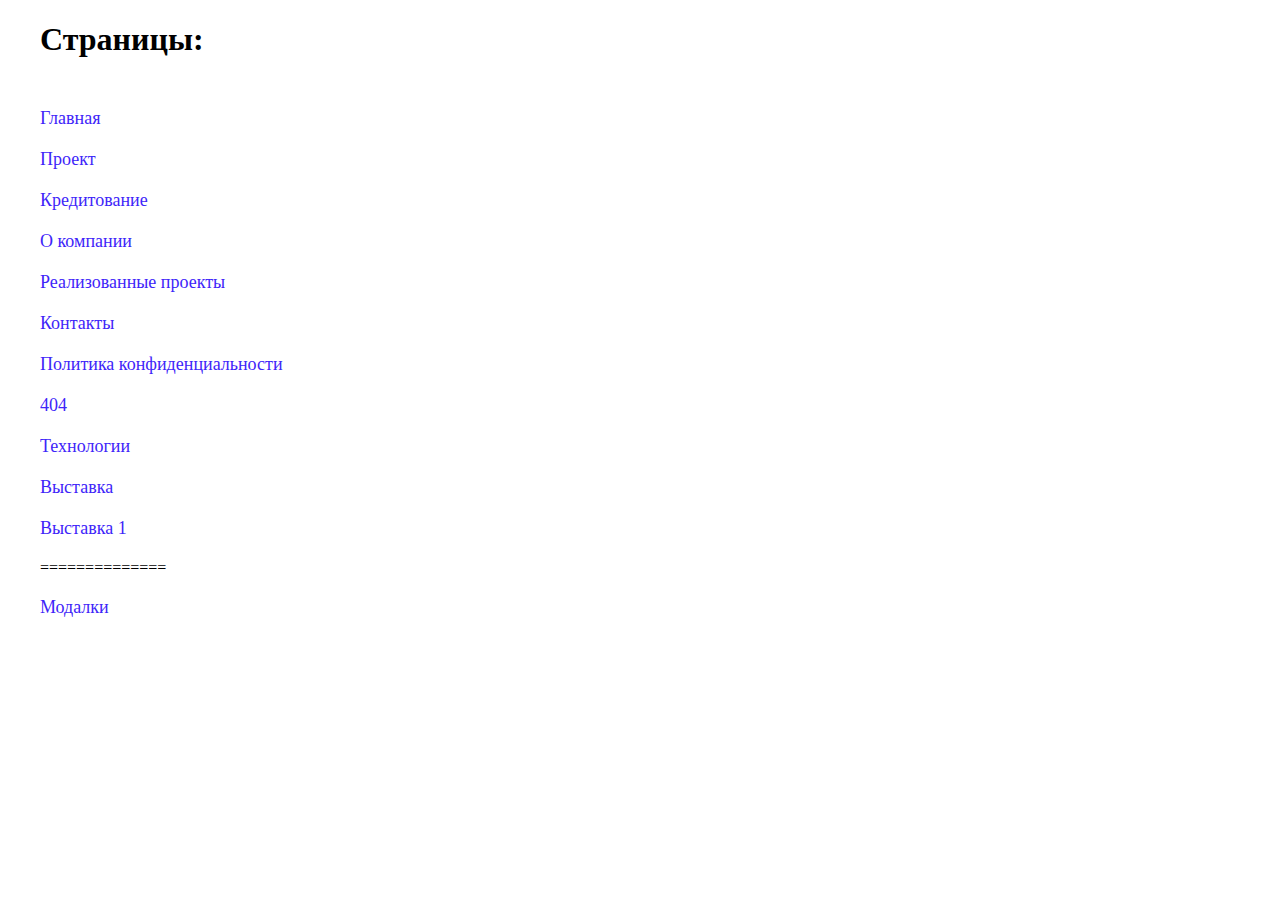
<file: sitemap.html>
<!DOCTYPE html>
<html lang="en">
<head>
  <meta charset="UTF-8">
  <title>Страницы</title>
  <meta name="viewport" content="width=device-width, initial-scale=1.0" />
  <style>
    .container {
      width: 1200px;padding: 0 15px;margin: 0 auto;
    }
    ul, li {
      list-style: none;
    }
    ul {
      padding-left: 0;
      margin-top: 50px;
    }
    li:not(:last-child) {
      margin-bottom: 20px;
    }
    a {
      color: #3e25f9;
      font-size: 18px;
      text-decoration: none;
    }
    a:hover {
      text-decoration: underline;
    }
  </style>
</head>
<body>
  <div class="container">
    <h1>Страницы:</h1>
    <ul>
      <li><a href="index.html" target="_blank">Главная</a></li>
      <li><a href="project.html" target="_blank">Проект</a></li>
      <li><a href="lending.html" target="_blank">Кредитование</a></li>
      <li><a href="company.html" target="_blank">О компании</a></li>
      <li><a href="projects.html" target="_blank">Реализованные проекты</a></li>
      <li><a href="contacts.html" target="_blank">Контакты</a></li>
      <li><a href="policy.html" target="_blank">Политика конфиденциальности</a></li>
      <li><a href="404.html" target="_blank">404</a></li>
      <li><a href="technologies.html" target="_blank">Технологии</a></li>
      <li><a href="exhibition.html" target="_blank">Выставка</a></li>
      <li><a href="exposition.html" target="_blank">Выставка 1</a></li>
      <li>==============</li>
      <li><a href="modals.html" target="_blank">Модалки</a></li>
    </ul>
  </div>
</body>
</html>
</file>
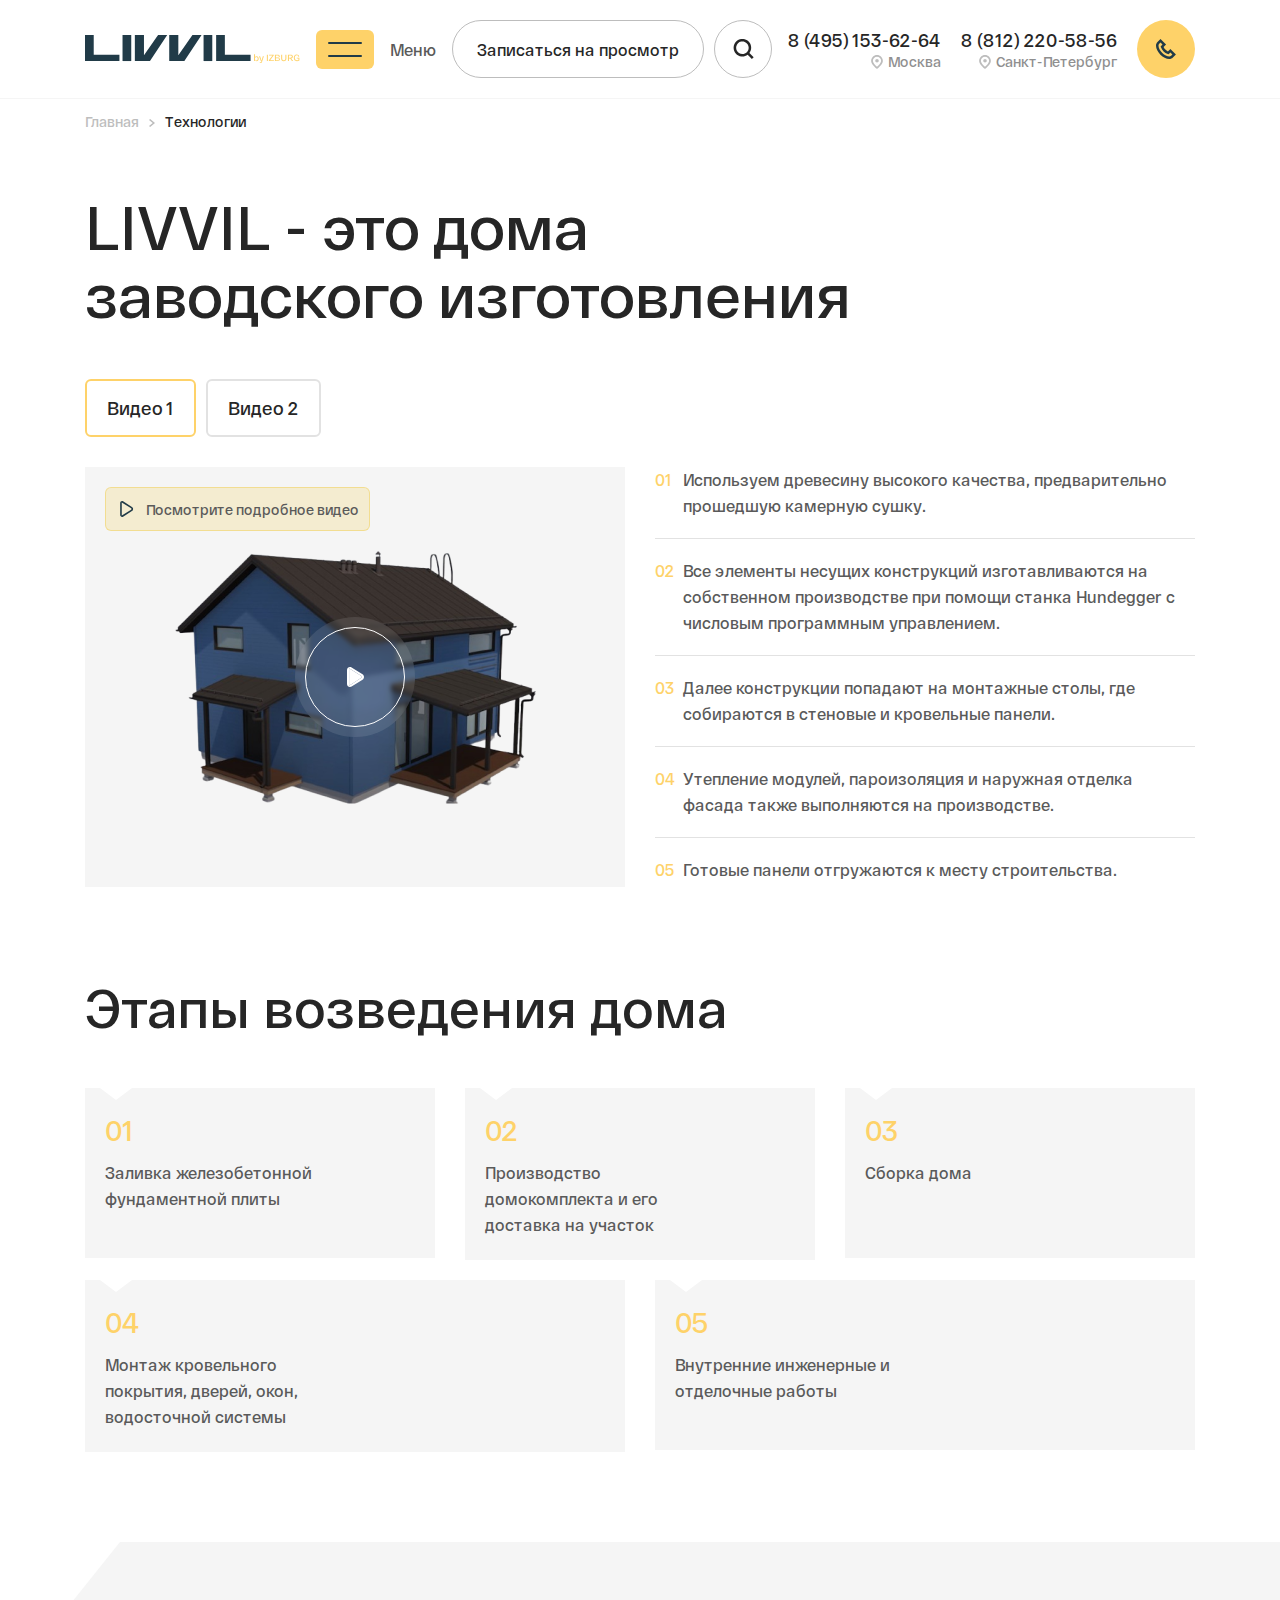
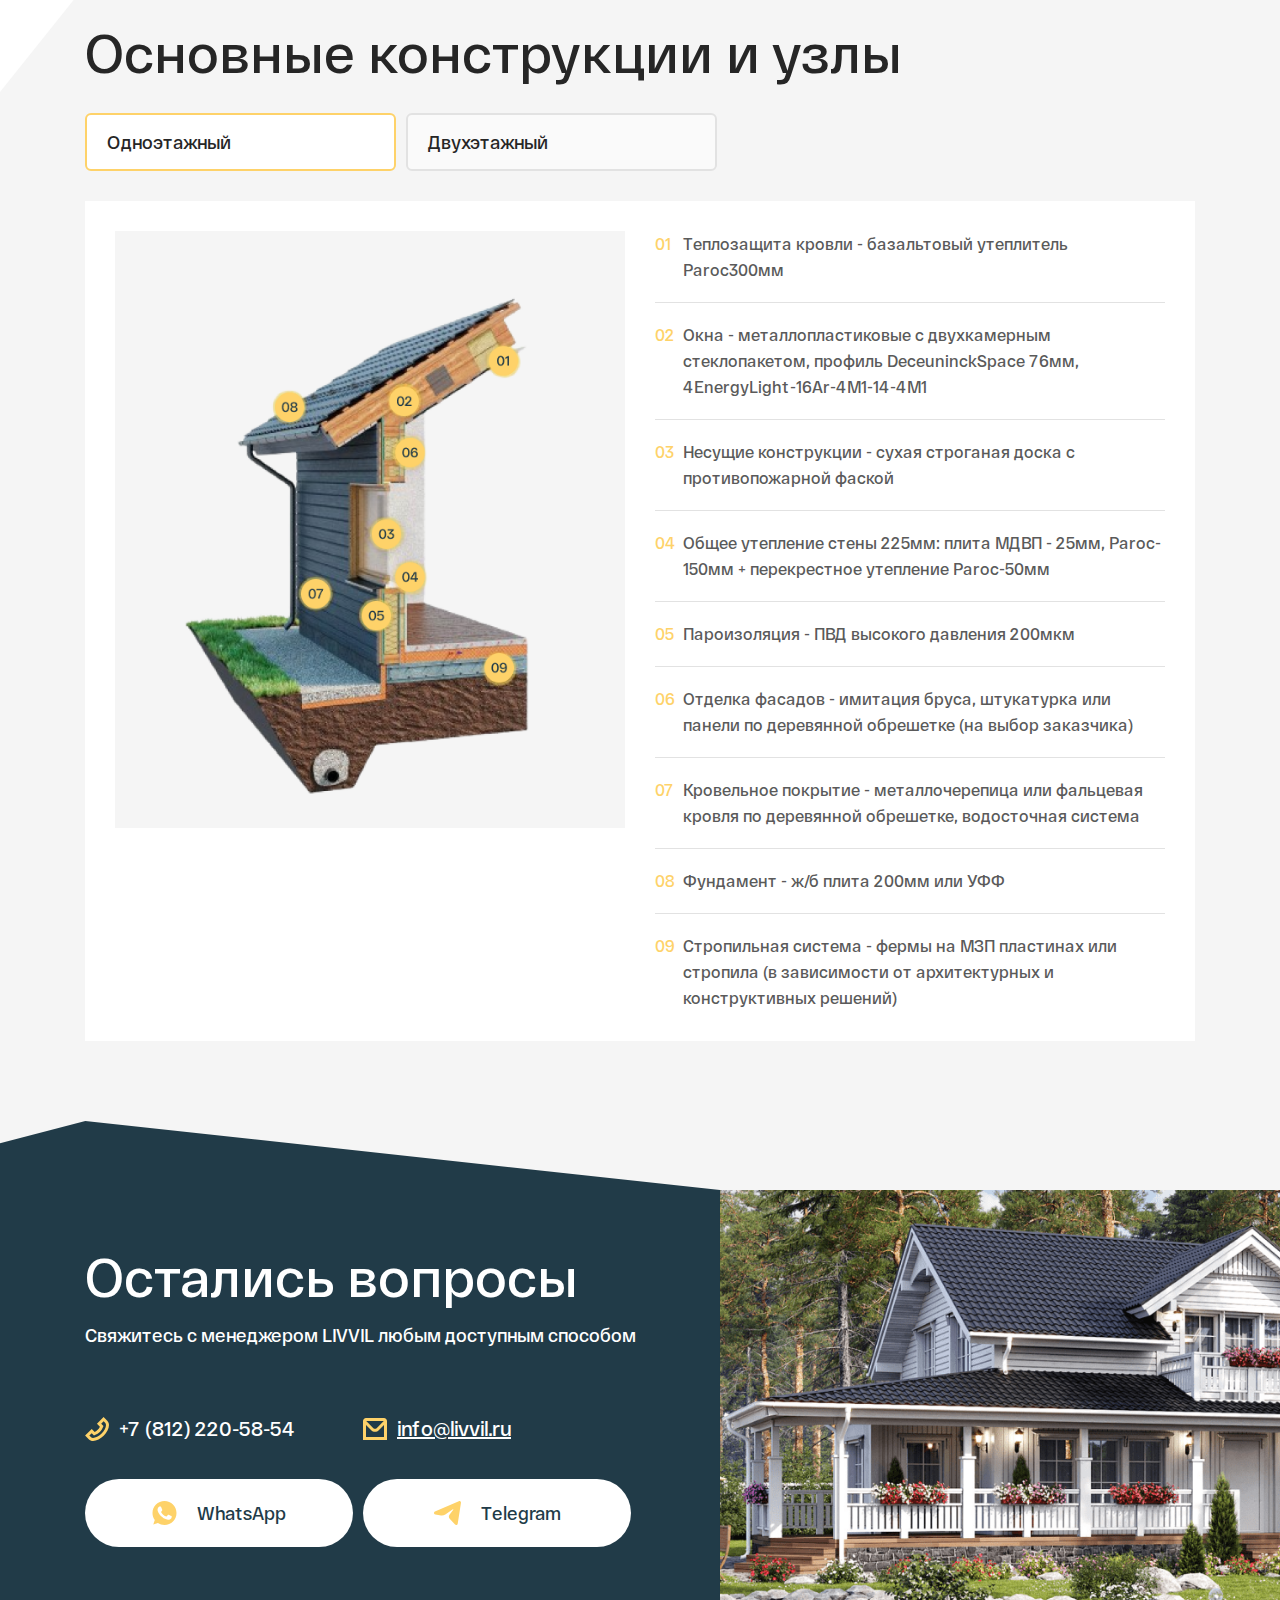
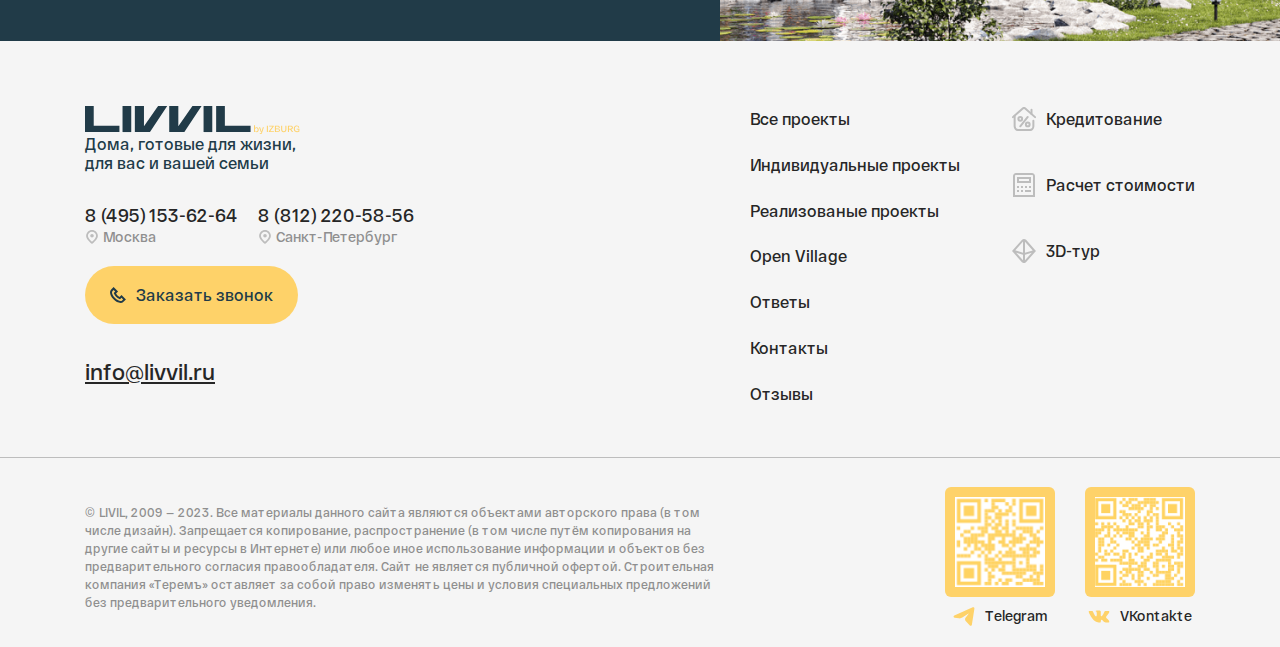
<file: technologies.html>
<!DOCTYPE html>
<!--[if lt IE 7]><html lang="ru" class="lt-ie9 lt-ie8 lt-ie7"><![endif]-->
<!--[if IE 7]><html lang="ru" class="lt-ie9 lt-ie8"><![endif]-->
<!--[if IE 8]><html lang="ru" class="lt-ie9"><![endif]-->
<!--[if gt IE 8]><!-->
<html lang="ru">
<!--<![endif]-->
<head>
  <meta charset="utf-8">
  <title>Default</title>
  <meta name="description" content="">
  <meta http-equiv="X-UA-Compatible" content="IE=edge">
  <meta name="viewport" content="width=device-width, initial-scale=1.0">
  <!-- <link rel="shortcut icon" type="image/x-icon" href="favicon.ico"> -->

  <!-- Fonts -->
  <link rel="stylesheet" href="fonts/stylesheet.css">
  <!-- Fonts END -->

  <!-- Libs -->
  <link rel="stylesheet" href="libs/bootstrap/bootstrap-grid.min.css">
  <link rel="stylesheet" href="libs/swiper/swiper.min.css">
  <link rel="stylesheet" href="libs/magnific-popup/magnific-popup.css">
  <!-- Libs END -->

  <link rel="stylesheet" href="css/reset.css">
  <link rel="stylesheet" href="css/main.css">
  <link rel="stylesheet" href="css/media.css">
</head>
<body>
  <div class="wrapper fx-column">
    
    <!-- Header -->

    <header class="header">
      <div class="container d-flex align-items-center justify-content-between">

        <!-- Logo -->

        <a href="#" class="logo">
          <img class="d-none d-lg-block" src="img/logo.svg" alt="Logo">
          <img class="d-lg-none" src="img/logo-mb.svg" alt="Logo">
        </a>

        <!-- Toggle -->

        <div class="toggle d-flex align-items-center">
          <button class="toggle__nav speed">
            <span></span>
            <span></span>
          </button>
          <span class="toggle__name">Меню</span>
        </div>

        <!-- Btns -->

        <div class="header__btns d-flex align-items-center">
          <a href="#" class="btn btn--borderGray flex-center d-none d-xl-flex">Записаться на просмотр</a>
          <a href="#" class="btn btn--borderGray btn--round flex-center header__btn-search">
            <svg viewBox="0 0 21 20" fill="none" xmlns="http://www.w3.org/2000/svg">
              <path d="M16.4168 13.98C17.7473 12.202 18.3548 9.98603 18.1171 7.77813C17.8794 5.57023 16.8141 3.53435 15.1357 2.08029C13.4573 0.626229 11.2904 -0.138038 9.07115 -0.0586689C6.85191 0.0207 4.74512 0.937812 3.17488 2.50805C1.60464 4.0783 0.687524 6.18508 0.608155 8.40432C0.528787 10.6236 1.29305 12.7905 2.74711 14.4689C4.20117 16.1473 6.23706 17.2126 8.44496 17.4503C10.6529 17.688 12.8688 17.0804 14.6468 15.75L18.8968 20L20.6668 18.2333L16.4168 13.98ZM9.41683 15C8.18069 15 6.97232 14.6334 5.94451 13.9467C4.9167 13.2599 4.11563 12.2838 3.64258 11.1418C3.16953 9.99973 3.04576 8.74307 3.28692 7.53069C3.52808 6.31831 4.12333 5.20466 4.99741 4.33058C5.87149 3.45651 6.98513 2.86125 8.19751 2.62009C9.40989 2.37894 10.6666 2.50271 11.8086 2.97575C12.9506 3.4488 13.9268 4.24988 14.6135 5.27769C15.3003 6.30549 15.6668 7.51387 15.6668 8.75C15.6653 10.4071 15.0063 11.9959 13.8345 13.1677C12.6628 14.3395 11.074 14.9985 9.41683 15Z"/>
            </svg>
          </a>
        </div>

        <!-- Relations -->
        
        <div class="relations d-flex align-items-center">
          <div class="relations__item">
            <p class="relations__tel"><a href="tel:84951536264">8 (495) 153-62-64</a></p>
            <div class="relations__address"><i class="i-marker"></i>Москва</div>
          </div>
          <div class="relations__item">
            <p class="relations__tel"><a href="tel:88122205856">8 (812) 220-58-56</a></p>
            <div class="relations__address"><i class="i-marker"></i>Санкт-Петербург</div>
          </div>
          <div class="relations__item">
            <a href="#" class="btn btn--round btn--primary flex-center phone">
              <svg viewBox="0 0 20 20" fill="none" xmlns="http://www.w3.org/2000/svg">
                <path d="M1.46745 3.11666L4.50912 0.0749969L10.0424 5.60833L7.57578 8.075C8.54245 10.0833 9.97578 11.5167 11.9174 12.4333L14.3924 9.95833L19.9258 15.4917L16.8924 18.525C15.9424 19.475 14.6674 20 13.2924 20C7.33412 20 0.00911522 12.675 0.00911522 6.71666C0.00911522 5.34166 0.534115 4.05833 1.47578 3.11666H1.46745ZM13.2841 17.5C13.9924 17.5 14.6424 17.2417 15.1174 16.7583L16.3841 15.4917L14.3841 13.4917L12.5091 15.3667L11.7508 15.075C8.54245 13.85 6.24245 11.5583 4.92578 8.25833L4.61745 7.49166L6.50911 5.6L4.50912 3.6L3.23411 4.86666C2.75912 5.34166 2.50078 5.99166 2.50078 6.7C2.50078 11.6 9.12578 17.4833 13.2841 17.4833V17.5Z"/>
              </svg>
            </a>
          </div>
        </div>
        
      </div>
      <div class="navbar">
        <div class="navbar__head">
          <div class="container d-flex align-items-center">
            <div class="navbar__logo d-sm-flex align-items-end">
              <a href="#"><img src="img/logo-white.svg" alt="Logo"></a><span>Дома, готовые для жизни, для вас и вашей семьи</span>
            </div>
            <div class="relations__item d-lg-none">
              <a href="#" class="btn btn--round btn--primary flex-center phone">
                <svg viewBox="0 0 20 20" fill="none" xmlns="http://www.w3.org/2000/svg">
                  <path d="M1.46745 3.11666L4.50912 0.0749969L10.0424 5.60833L7.57578 8.075C8.54245 10.0833 9.97578 11.5167 11.9174 12.4333L14.3924 9.95833L19.9258 15.4917L16.8924 18.525C15.9424 19.475 14.6674 20 13.2924 20C7.33412 20 0.00911522 12.675 0.00911522 6.71666C0.00911522 5.34166 0.534115 4.05833 1.47578 3.11666H1.46745ZM13.2841 17.5C13.9924 17.5 14.6424 17.2417 15.1174 16.7583L16.3841 15.4917L14.3841 13.4917L12.5091 15.3667L11.7508 15.075C8.54245 13.85 6.24245 11.5583 4.92578 8.25833L4.61745 7.49166L6.50911 5.6L4.50912 3.6L3.23411 4.86666C2.75912 5.34166 2.50078 5.99166 2.50078 6.7C2.50078 11.6 9.12578 17.4833 13.2841 17.4833V17.5Z"></path>
                </svg>
              </a>
            </div>
            <a href="#" class="btn btn--borderGray btn--round flex-center header__btn-search d-lg-none">
              <svg viewBox="0 0 21 20" xmlns="http://www.w3.org/2000/svg">
                <path d="M16.4168 13.98C17.7473 12.202 18.3548 9.98603 18.1171 7.77813C17.8794 5.57023 16.8141 3.53435 15.1357 2.08029C13.4573 0.626229 11.2904 -0.138038 9.07115 -0.0586689C6.85191 0.0207 4.74512 0.937812 3.17488 2.50805C1.60464 4.0783 0.687524 6.18508 0.608155 8.40432C0.528787 10.6236 1.29305 12.7905 2.74711 14.4689C4.20117 16.1473 6.23706 17.2126 8.44496 17.4503C10.6529 17.688 12.8688 17.0804 14.6468 15.75L18.8968 20L20.6668 18.2333L16.4168 13.98ZM9.41683 15C8.18069 15 6.97232 14.6334 5.94451 13.9467C4.9167 13.2599 4.11563 12.2838 3.64258 11.1418C3.16953 9.99973 3.04576 8.74307 3.28692 7.53069C3.52808 6.31831 4.12333 5.20466 4.99741 4.33058C5.87149 3.45651 6.98513 2.86125 8.19751 2.62009C9.40989 2.37894 10.6666 2.50271 11.8086 2.97575C12.9506 3.4488 13.9268 4.24988 14.6135 5.27769C15.3003 6.30549 15.6668 7.51387 15.6668 8.75C15.6653 10.4071 15.0063 11.9959 13.8345 13.1677C12.6628 14.3395 11.074 14.9985 9.41683 15Z"/>
              </svg>
            </a>
            <button class="close close--navbar flex-center">
              <svg viewBox="0 0 30 30" fill="none" xmlns="http://www.w3.org/2000/svg">
                <path d="M30 2.33334L27.6667 0L15 12.6667L2.33332 0L0 2.33334L12.6667 15L0 27.6667L2.33332 30L15 17.3333L27.6667 30L30 27.6667L17.3333 15L30 2.33334Z"/>
              </svg>
            </button>
          </div>
        </div>
        <div class="container navbar__body">
          <nav class="nav d-lg-flex">
            <ul class="nav__list nav__list--primary">
              <li><a href="#">Все проекты</a></li>
              <li><a href="#">Индивидуальные проекты</a></li>
              <li><a href="#">Реализованые проекты</a></li>
              <li><a href="#">Open Village</a></li>
            </ul>
            <ul class="nav__list nav__list--second">
              <li><a href="#">
                <svg class="nav__percent" viewBox="0 0 24 24" fill="none" xmlns="http://www.w3.org/2000/svg">
                  <path d="M8.25 13.6875C9.28553 13.6875 10.125 12.848 10.125 11.8125C10.125 10.777 9.28553 9.9375 8.25 9.9375C7.21447 9.9375 6.375 10.777 6.375 11.8125C6.375 12.848 7.21447 13.6875 8.25 13.6875Z" stroke="#8F8F8F" stroke-width="2" stroke-miterlimit="10" stroke-linecap="round" stroke-linejoin="round"/>
                  <path d="M15.75 19.3125C16.7855 19.3125 17.625 18.473 17.625 17.4375C17.625 16.402 16.7855 15.5625 15.75 15.5625C14.7145 15.5625 13.875 16.402 13.875 17.4375C13.875 18.473 14.7145 19.3125 15.75 19.3125Z" stroke="#8F8F8F" stroke-width="2" stroke-miterlimit="10" stroke-linecap="round" stroke-linejoin="round"/>
                  <path d="M15.75 9.9375L8.25 19.3125" stroke="#8F8F8F" stroke-width="2" stroke-miterlimit="10" stroke-linecap="round" stroke-linejoin="round"/>
                  <path d="M2.625 8.64453V19.3128C2.625 21.3839 4.30392 23.0628 6.375 23.0628H17.625C19.6961 23.0628 21.375 21.3839 21.375 19.3128V13.6633" stroke="#8F8F8F" stroke-width="2" stroke-miterlimit="10" stroke-linecap="round" stroke-linejoin="round"/>
                  <path d="M0.9375 10.125L10.7541 1.41127C11.0853 1.11656 11.5218 0.9375 12 0.9375C12.4782 0.9375 12.9147 1.11656 13.2459 1.41127L23.0625 10.125" stroke="#8F8F8F" stroke-width="2" stroke-miterlimit="10" stroke-linecap="round" stroke-linejoin="round"/>
                  <path d="M19.5 2.8125V6.97589" stroke="#8F8F8F" stroke-width="2" stroke-miterlimit="10" stroke-linecap="round" stroke-linejoin="round"/>
                </svg>
              Кредитование</a></li>
              <li><a href="#">
                <svg class="nav__calc" viewBox="0 0 24 24" fill="none" xmlns="http://www.w3.org/2000/svg">
                  <path d="M1 24H23V3C23 2.20435 22.6839 1.44129 22.1213 0.87868C21.5587 0.31607 20.7956 0 20 0L4 0C3.20435 0 2.44129 0.31607 1.87868 0.87868C1.31607 1.44129 1 2.20435 1 3V24ZM3 3C3 2.73478 3.10536 2.48043 3.29289 2.29289C3.48043 2.10536 3.73478 2 4 2H20C20.2652 2 20.5196 2.10536 20.7071 2.29289C20.8946 2.48043 21 2.73478 21 3V22H3V3ZM5 10H19V4H5V10ZM7 6H17V8H7V6ZM5 13H7V15H5V13ZM9 13H11V15H9V13ZM15 13V15H13V13H15ZM5 17H7V19H5V17ZM9 17H11V19H9V17ZM17 13H19V15H17V13ZM13 17H19V19H13V17Z" fill="#8F8F8F"/>
                </svg>
              Расчет стоимости</a></li>
              <li><a href="#">
                <svg class="nav__3d" viewBox="0 0 24 24" fill="none" xmlns="http://www.w3.org/2000/svg">
                  <path d="M14.1094 0.86676C13.5353 0.312554 12.766 0.00683332 11.968 0.0158176C11.1701 0.0248018 10.4079 0.347768 9.84639 0.914761L0.0253906 11.9998L9.89139 23.1328C10.1687 23.4088 10.4977 23.6274 10.8596 23.7762C11.2215 23.925 11.6091 24.0009 12.0004 23.9998C12.4026 23.9989 12.8005 23.9174 13.1707 23.7601C13.5408 23.6027 13.8757 23.3728 14.1554 23.0838L23.9604 11.9998L14.1094 0.86676ZM20.7384 11.3758L13.0004 13.6618V2.62776L20.7384 11.3758ZM11.0004 2.62376V13.6618L3.25339 11.3728L11.0004 2.62376ZM4.25039 13.7528L11.0004 15.7468V21.3728L4.25039 13.7528ZM13.0004 21.3748V15.7468L19.7364 13.7568L13.0004 21.3748Z" fill="#8F8F8F"/>
                </svg>
              3D-тур</a></li>
              <li><a href="#">Ответы</a></li>
              <li><a href="#">Контакты</a></li>
              <li><a href="#">Отзывы</a></li>
            </ul>
          </nav>
          <div class="navbar__info d-flex align-items-center">
            <div class="relations__item d-none d-lg-block">
              <p class="relations__tel"><a href="tel:84951536264">8 (495) 153-62-64</a></p>
              <div class="relations__address"><i class="i-marker-yellow"></i>Москва</div>
            </div>
            <div class="relations__item d-none d-lg-block">
              <p class="relations__tel"><a href="tel:88122205856">8 (812) 220-58-56</a></p>
              <div class="relations__address"><i class="i-marker-yellow"></i>Санкт-Петербург</div>
            </div>
            <div class="navbar__btn">
              <a href="#" class="btn btn--primary flex-center">
                <svg width="16" height="16" viewBox="0 0 16 16" xmlns="http://www.w3.org/2000/svg">
                  <path d="M1.17376 2.4929L3.6071 0.0595703L8.03376 4.48624L6.06043 6.45957C6.83376 8.06624 7.98043 9.2129 9.53376 9.94624L11.5138 7.96624L15.9404 12.3929L13.5138 14.8196C12.7538 15.5796 11.7338 15.9996 10.6338 15.9996C5.8671 15.9996 0.00709629 10.1396 0.00709629 5.3729C0.00709629 4.2729 0.427096 3.24624 1.18043 2.4929H1.17376ZM10.6271 13.9996C11.1938 13.9996 11.7138 13.7929 12.0938 13.4062L13.1071 12.3929L11.5071 10.7929L10.0071 12.2929L9.40043 12.0596C6.83376 11.0796 4.99376 9.24624 3.94043 6.60624L3.69376 5.9929L5.2071 4.47957L3.6071 2.87957L2.5871 3.8929C2.2071 4.2729 2.00043 4.7929 2.00043 5.35957C2.00043 9.27957 7.30043 13.9862 10.6271 13.9862V13.9996Z"/>
                </svg>Заказать звонок
              </a>
            </div>
          </div>
          <i class="navbar__img triangle-top-left-big d-none d-lg-block" style="background: url(img/other/navbar.png) center/cover no-repeat;"></i>
        </div>
      </div>
    </header>
    
    <!-- Main -->

    <main class="main">

      <!-- Breadcrumb -->

      <nav class="breadcrumb">
        <div class="container">
          <ul>
            <li class="breadcrumb__item">
              <a href="#">Главная</a>
            </li>
            <li class="breadcrumb__item active">
              Технологии
            </li>
          </ul>
        </div>
      </nav>

      <!-- Technologies -->

      <section class="technologies">
        <div class="container">

          <!-- Title -->

          <div class="title">
            <h1>LIVVIL - это дома <br>заводского изготовления</h1>
          </div>

          <!-- Row -->

          <div class="row">

            <!-- Col -->

            <div class="col-12 col-lg-6 order-lg-2">
              <ul class="list-default list-default--number">
                <li><span>01</span>Используем древесину высокого качества, предварительно прошедшую камерную сушку.</li>
                <li><span>02</span>Все элементы несущих конструкций изготавливаются на собственном производстве при помощи станка Hundegger с числовым программным управлением.</li>
                <li><span>03</span>Далее конструкции попадают на монтажные столы, где собираются в стеновые и кровельные панели.</li>
                <li><span>04</span>Утепление модулей, пароизоляция и наружная отделка фасада также выполняются на производстве.</li>
                <li><span>05</span>Готовые панели отгружаются к месту строительства.</li>
              </ul>
            </div>
            
            <!-- Col -->

            <div class="col-12 col-lg-6 order-lg-1">
              <div class="tabs">
                <ul class="tabs__nav tabs__nav--big tabs__nav--white d-flex flex-wrap">
                  <li class="tabs__nav-item flex-center tabs__nav-item--active" data-tab="1">Видео 1</li>
                  <li class="tabs__nav-item flex-center" data-tab="2">Видео 2</li>
                </ul>
                <div class="tabs__body planning__tabs-body">

                  <!-- Item -->

                  <div class="tabs__item active" data-tab="1">
                    <div class="video">
                      <div class="upping d-flex">
                        <span class="upping__inner"><i class="i-play-small"></i>Посмотрите подробное видео</span>
                      </div>
                      <div class="video__box video__box--js flex-center" data-youtube="OAYfvULTmfo">
                        <img src="img/other/video-img.png" alt="Img">
                        <button class="video__btn flex-center">
                          <svg viewBox="0 0 17 22" fill="none" xmlns="http://www.w3.org/2000/svg">
                            <path d="M15.5287 8.33229L4.60486 1.41566C2.60739 0.150922 0 1.5861 0 3.9503V18.038C0 20.4046 2.61221 21.8394 4.60944 20.5697L15.5224 13.6323C15.9742 13.3506 16.3467 12.96 16.6051 12.4969C16.8635 12.0338 16.9994 11.5133 17 10.984C17.0006 10.4547 16.866 9.93392 16.6087 9.47021C16.3514 9.00649 15.9799 8.615 15.5287 8.33229ZM14.3944 11.8687L2.10585 19.6813V2.31042L14.4017 10.0958C14.5533 10.1899 14.6782 10.3207 14.7645 10.476C14.8509 10.6313 14.8958 10.8059 14.8951 10.9833C14.8943 11.1606 14.848 11.3348 14.7603 11.4894C14.6727 11.644 14.5467 11.7739 14.3944 11.8667V11.8687Z" fill="white"/>
                            <path d="M14.3944 11.8687L2.10585 19.6813V2.31042L14.4017 10.0958C14.5533 10.1899 14.6782 10.3207 14.7645 10.476C14.8509 10.6313 14.8958 10.8059 14.8951 10.9833C14.8943 11.1606 14.848 11.3348 14.7603 11.4894C14.6727 11.644 14.5467 11.7739 14.3944 11.8667V11.8687Z" fill="white"/>
                          </svg>
                        </button>
                      </div>
                    </div>
                  </div>

                  <!-- Item -->

                  <div class="tabs__item" data-tab="2">
                    <div class="video">
                      <div class="upping d-flex">
                        <span class="upping__inner"><i class="i-play-small"></i>Посмотрите подробное видео</span>
                      </div>
                      <div class="video__box video__box--js flex-center" data-youtube="Gshl2USNC6I">
                        <img src="img/other/video-img.png" alt="Img">
                        <button class="video__btn flex-center">
                          <svg viewBox="0 0 17 22" fill="none" xmlns="http://www.w3.org/2000/svg">
                            <path d="M15.5287 8.33229L4.60486 1.41566C2.60739 0.150922 0 1.5861 0 3.9503V18.038C0 20.4046 2.61221 21.8394 4.60944 20.5697L15.5224 13.6323C15.9742 13.3506 16.3467 12.96 16.6051 12.4969C16.8635 12.0338 16.9994 11.5133 17 10.984C17.0006 10.4547 16.866 9.93392 16.6087 9.47021C16.3514 9.00649 15.9799 8.615 15.5287 8.33229ZM14.3944 11.8687L2.10585 19.6813V2.31042L14.4017 10.0958C14.5533 10.1899 14.6782 10.3207 14.7645 10.476C14.8509 10.6313 14.8958 10.8059 14.8951 10.9833C14.8943 11.1606 14.848 11.3348 14.7603 11.4894C14.6727 11.644 14.5467 11.7739 14.3944 11.8667V11.8687Z" fill="white"/>
                            <path d="M14.3944 11.8687L2.10585 19.6813V2.31042L14.4017 10.0958C14.5533 10.1899 14.6782 10.3207 14.7645 10.476C14.8509 10.6313 14.8958 10.8059 14.8951 10.9833C14.8943 11.1606 14.848 11.3348 14.7603 11.4894C14.6727 11.644 14.5467 11.7739 14.3944 11.8667V11.8687Z" fill="white"/>
                          </svg>
                        </button>
                      </div>
                    </div>
                  </div>
                  
                </div>
              </div>
              <!-- <div class="video">
                <div class="upping d-flex">
                  <span class="upping__inner"><i class="i-play-small"></i>Посмотрите подробное видео</span>
                </div>
                <div class="video__box video__box--js flex-center" data-youtube="Gshl2USNC6I">
                  <img src="img/other/video-img.png" alt="Img">
                  <button class="video__btn flex-center">
                    <svg viewBox="0 0 17 22" fill="none" xmlns="http://www.w3.org/2000/svg">
                      <path d="M15.5287 8.33229L4.60486 1.41566C2.60739 0.150922 0 1.5861 0 3.9503V18.038C0 20.4046 2.61221 21.8394 4.60944 20.5697L15.5224 13.6323C15.9742 13.3506 16.3467 12.96 16.6051 12.4969C16.8635 12.0338 16.9994 11.5133 17 10.984C17.0006 10.4547 16.866 9.93392 16.6087 9.47021C16.3514 9.00649 15.9799 8.615 15.5287 8.33229ZM14.3944 11.8687L2.10585 19.6813V2.31042L14.4017 10.0958C14.5533 10.1899 14.6782 10.3207 14.7645 10.476C14.8509 10.6313 14.8958 10.8059 14.8951 10.9833C14.8943 11.1606 14.848 11.3348 14.7603 11.4894C14.6727 11.644 14.5467 11.7739 14.3944 11.8667V11.8687Z" fill="white"/>
                      <path d="M14.3944 11.8687L2.10585 19.6813V2.31042L14.4017 10.0958C14.5533 10.1899 14.6782 10.3207 14.7645 10.476C14.8509 10.6313 14.8958 10.8059 14.8951 10.9833C14.8943 11.1606 14.848 11.3348 14.7603 11.4894C14.6727 11.644 14.5467 11.7739 14.3944 11.8667V11.8687Z" fill="white"/>
                    </svg>
                  </button>
                </div>
              </div> -->
            </div>

          </div>
          
        </div>
      </section>

      <!-- Stages -->

      <section class="stages">
        <div class="container">

          <!-- Title -->

          <div class="title">
            <h2>Этапы возведения дома</h2>
          </div>

          <!-- Row -->
            
          <div class="row">
            <div class="col-12 col-lg-4">
              <div class="information__item triangle-top-down-small">
                <span>01</span>
                <p>Заливка железобетонной фундаментной плиты</p>
              </div>
            </div>
            <div class="col-12 col-lg-4">
              <div class="information__item triangle-top-down-small">
                <span>02</span>
                <p>Производство домокомплекта и его доставка на участок</p>
              </div>
            </div>
            <div class="col-12 col-lg-4">
              <div class="information__item triangle-top-down-small">
                <span>03</span>
                <p>Сборка дома</p>
              </div>
            </div>
            <div class="col-12 col-lg-6">
              <div class="information__item triangle-top-down-small">
                <span>04</span>
                <p>Монтаж кровельного покрытия, дверей, окон, водосточной системы</p>
              </div>
            </div>
            <div class="col-12 col-lg-6">
              <div class="information__item triangle-top-down-small">
                <span>05</span>
                <p>Внутренние инженерные и отделочные работы</p>
              </div>
            </div>
          </div>

        </div>
      </section>

      <!-- Construction -->

      <section class="construction triangle-top-left-big">
        <div class="container">

          <!-- Title -->

          <div class="title">
            <h2>Основные конструкции и узлы</h2>
          </div>

          <!-- Tabs -->

          <div class="tabs">
            <ul class="tabs__nav tabs__nav--big tabs__nav--white d-flex flex-wrap">
              <li class="tabs__nav-item flex-center tabs__nav-item--active" data-tab="1">Одноэтажный</li>
              <li class="tabs__nav-item flex-center" data-tab="2">Двухэтажный</li>
            </ul>
            <div class="tabs__body">
              
              <!-- Item -->

              <div class="tabs__item active" data-tab="1">
                <div class="row">
                  <div class="col-12 col-lg-6 order-lg-2">
                    <ul class="list-default list-default--number">
                      <li><span>01</span>Теплозащита кровли - базальтовый утеплитель Paroc300мм</li>
                      <li><span>02</span>Окна - металлопластиковые с двухкамерным стеклопакетом, профиль DeceuninckSpace 76мм, 4EnergyLight-16Ar-4M1-14-4M1</li>
                      <li><span>03</span>Несущие конструкции - сухая строганая доска с противопожарной фаской</li>
                      <li><span>04</span>Общее утепление стены 225мм: плита МДВП - 25мм, Paroc-150мм + перекрестное утепление Paroc-50мм</li>
                      <li><span>05</span>Пароизоляция - ПВД высокого давления 200мкм</li>
                      <li><span>06</span>Отделка фасадов - имитация бруса, штукатурка или панели по деревянной обрешетке (на выбор заказчика)</li>
                      <li><span>07</span>Кровельное покрытие - металлочерепица или фальцевая кровля по деревянной обрешетке, водосточная система</li>
                      <li><span>08</span>Фундамент - ж/б плита 200мм или УФФ</li>
                      <li><span>09</span>Стропильная система - фермы на МЗП пластинах или стропила (в зависимости от архитектурных и конструктивных решений)</li>
                    </ul>
                  </div>
                  <div class="col-12 col-lg-6 order-lg-1">
                    <div class="construction__img"><img src="img/other/construction-1.png" alt="Img"></div>
                  </div>
                </div>
              </div>

              <!-- Item -->

              <div class="tabs__item" data-tab="2">
                <div class="row">
                  <div class="col-12 col-lg-6 order-lg-2">
                    <ul class="list-default list-default--number">
                      <li><span>01</span>Теплозащита кровли - базальтовый утеплитель Paroc300мм</li>
                      <li><span>02</span>Окна - металлопластиковые с двухкамерным стеклопакетом, профиль DeceuninckSpace 76мм, 4EnergyLight-16Ar-4M1-14-4M1</li>
                      <li><span>03</span>Несущие конструкции - сухая строганая доска с противопожарной фаской</li>
                      <li><span>04</span>Общее утепление стены 225мм: плита МДВП - 25мм, Paroc-150мм + перекрестное утепление Paroc-50мм</li>
                      <li><span>05</span>Пароизоляция - ПВД высокого давления 200мкм</li>
                      <li><span>06</span>Отделка фасадов - имитация бруса, штукатурка или панели по деревянной обрешетке (на выбор заказчика)</li>
                    </ul>
                  </div>
                  <div class="col-12 col-lg-6 order-lg-1">
                    <div class="construction__img"><img src="img/other/construction-1.png" alt="Img"></div>
                  </div>
                </div>
              </div>

            </div>
          </div>
          
        </div>
      </section>

      <!-- Questions -->

      <section class="questions questions--gray bg-triangle mt-0">
        <div class="container">
          <span class="bg-triangle__layer bg-triangle__layer--small">
            <svg viewBox="0 0 1116 609" xmlns="http://www.w3.org/2000/svg">
              <path d="M0 609V85.6273L329 0L1116 85.6273V609H0Z"/>
            </svg>
          </span>

          <!-- Box -->

          <div class="questions__box bg-triangle__box">
            <div class="title">
              <h2>Остались вопросы</h2>
              <p class="questions__subtitle">Свяжитесь с менеджером LIVVIL любым доступным способом</p>
            </div>
            <div class="questions__group d-sm-flex">
              <div class="questions__cont"><a href="tel:+78122205854"><i class="i-tel"></i>+7 (812) 220-58-54</a></div>
              <div class="questions__cont questions__cont--email"><a href="mailto:info@livvil.ru"><i class="i-email"></i>info@livvil.ru</a></div>
            </div>
            <div class="questions__btns d-sm-flex">
              <a href="#" class="btn btn--big btn--second btn--wt flex-center">
                <svg width="25" height="24" viewBox="0 0 25 24" fill="none" xmlns="http://www.w3.org/2000/svg">
                  <path d="M12.503 0H12.497C5.8805 0 0.5 5.382 0.5 12C0.5 14.625 1.346 17.058 2.7845 19.0335L1.289 23.4915L5.9015 22.017C7.799 23.274 10.0625 24 12.503 24C19.1195 24 24.5 18.6165 24.5 12C24.5 5.3835 19.1195 0 12.503 0Z" fill="#FED269"/>
                  <path d="M19.4858 16.9453C19.1963 17.7628 18.0473 18.4408 17.1308 18.6388C16.5038 18.7723 15.6848 18.8788 12.9278 17.7358C9.40132 16.2748 7.13032 12.6913 6.95332 12.4588C6.78382 12.2263 5.52832 10.5613 5.52832 8.83928C5.52832 7.11728 6.40282 6.27878 6.75532 5.91878C7.04482 5.62328 7.52332 5.48828 7.98232 5.48828C8.13082 5.48828 8.26432 5.49578 8.38432 5.50178C8.73682 5.51678 8.91382 5.53778 9.14632 6.09428C9.43582 6.79178 10.1408 8.51378 10.2248 8.69078C10.3103 8.86778 10.3958 9.10778 10.2758 9.34028C10.1633 9.58028 10.0643 9.68678 9.88732 9.89078C9.71032 10.0948 9.54232 10.2508 9.36532 10.4698C9.20332 10.6603 9.02032 10.8643 9.22432 11.2168C9.42832 11.5618 10.1333 12.7123 11.1713 13.6363C12.5108 14.8288 13.5968 15.2098 13.9853 15.3718C14.2748 15.4918 14.6198 15.4633 14.8313 15.2383C15.0998 14.9488 15.4313 14.4688 15.7688 13.9963C16.0088 13.6573 16.3118 13.6153 16.6298 13.7353C16.9538 13.8478 18.6683 14.6953 19.0208 14.8708C19.3733 15.0478 19.6058 15.1318 19.6913 15.2803C19.7753 15.4288 19.7753 16.1263 19.4858 16.9453Z" fill="#fff"/>
                </svg>
              WhatsApp</a>
              <a href="#" class="btn btn--big btn--second flex-center">
                <svg width="27" height="24" viewBox="0 0 27 24" xmlns="http://www.w3.org/2000/svg">
                  <path d="M0.937378 10.5784L24.8305 0.131544C25.9541 -0.359734 27.1716 0.59624 26.98 1.81935L23.7131 22.6735C23.5113 23.9616 21.9356 24.4543 21.0506 23.5059L15.6895 17.7606C14.6381 16.6339 14.5557 14.8999 15.4954 13.6764L19.2807 8.7476C19.4971 8.46583 19.1554 8.09516 18.8625 8.29395L11.3364 13.402C10.0592 14.2688 8.50956 14.6254 6.98746 14.4026L1.33109 13.575C-0.218433 13.3483 -0.49979 11.2068 0.937378 10.5784Z"/>
                </svg>
              Telegram</a>
            </div>
          </div>
          
        </div>
        <span class="bg-triangle__img questions__img" style="background: url('img/other/questions.png') center/cover no-repeat;"></span>
      </section>
      
    </main>

    <!-- Footer -->

    <footer class="footer">
      <div class="container">

        <!-- Body -->

        <div class="row footer__body">
          <div class="col-12 col-lg-6 col-xl-7">
            <div class="footer__logo fx">
              <a href="#" class="logo">
                <img src="img/logo.svg" alt="Logo">
                <p>Дома, готовые для жизни, для вас и вашей семьи</p>
              </a>
            </div>
            <div class="footer__relations d-flex">
              <div class="relations__item">
                <p class="relations__tel"><a href="tel:84951536264">8 (495) 153-62-64</a></p>
                <div class="relations__address"><i class="i-marker"></i>Москва</div>
              </div>
              <div class="relations__item">
                <p class="relations__tel"><a href="tel:88122205856">8 (812) 220-58-56</a></p>
                <div class="relations__address"><i class="i-marker"></i>Санкт-Петербург</div>
              </div>
            </div>
            <div class="footer__bell d-flex"><a href="#" class="btn btn--primary flex-center">
              <svg width="16" height="16" viewBox="0 0 16 16" fill="none" xmlns="http://www.w3.org/2000/svg">
                <path d="M1.17376 2.4929L3.6071 0.0595703L8.03376 4.48624L6.06043 6.45957C6.83376 8.06624 7.98043 9.2129 9.53376 9.94624L11.5138 7.96624L15.9404 12.3929L13.5138 14.8196C12.7538 15.5796 11.7338 15.9996 10.6338 15.9996C5.8671 15.9996 0.00709629 10.1396 0.00709629 5.3729C0.00709629 4.2729 0.427096 3.24624 1.18043 2.4929H1.17376ZM10.6271 13.9996C11.1938 13.9996 11.7138 13.7929 12.0938 13.4062L13.1071 12.3929L11.5071 10.7929L10.0071 12.2929L9.40043 12.0596C6.83376 11.0796 4.99376 9.24624 3.94043 6.60624L3.69376 5.9929L5.2071 4.47957L3.6071 2.87957L2.5871 3.8929C2.2071 4.2729 2.00043 4.7929 2.00043 5.35957C2.00043 9.27957 7.30043 13.9862 10.6271 13.9862V13.9996Z"/>
              </svg>
            Заказать звонок</a></div>
            <div class="footer__email"><a href="mailto:info@livvil.ru">info@livvil.ru</a></div>
          </div>
          <div class="col-12 col-lg-6 col-xl-5">
            <div class="footer__group d-flex justify-content-between">
              <ul class="footer__nav">
                <li><a href="#">Все проекты</a></li>
                <li><a href="#">Индивидуальные проекты</a></li>
                <li><a href="#">Реализованые проекты</a></li>
                <li><a href="#">Open Village</a></li>
                <li><a href="#">Ответы</a></li>
                <li><a href="#">Контакты</a></li>
                <li><a href="#">Отзывы</a></li>
              </ul>
              <ul class="footer__nav footer__nav--second">
                <li><a href="#"><i class="i-percent-gray"></i>Кредитование</a></li>
                <li><a href="#"><i class="i-calc"></i>Расчет стоимости</a></li>
                <li><a href="#"><i class="i-3d"></i>3D-тур</a></li>
              </ul>
            </div>
          </div>
        </div>

        <!-- Bott -->

        <div class="row footer__bott align-items-center">
          <div class="col-12 col-lg-5 order-lg-2">
            <div class="footer__cont d-flex justify-content-lg-end">
              <div class="footer__cont-item">
                <a href="#" class="footer__cont-qr"><img src="img/other/qr-footer-1.png" alt="Img"></a>
                <div class="footer__cont-name">
                  <a href="#"><i class="i-tg"></i>Telegram</a>
                </div>
              </div>
              <div class="footer__cont-item">
                <a href="#" class="footer__cont-qr"><img src="img/other/qr-footer-2.png" alt="Img"></a>
                <div class="footer__cont-name">
                  <a href="#"><i class="i-vk"></i>VKontakte</a>
                </div>
              </div>
            </div>
          </div>
          <div class="col-12 col-lg-7 order-lg-1">
            <p class="copyright">© LIVIL, 2009 — 2023. Все материалы данного сайта являются объектами авторского права (в том числе дизайн). Запрещается копирование, распространение (в том числе путём копирования на другие сайты и ресурсы в Интернете) или любое иное использование информации и объектов без предварительного согласия правообладателя. Cайт не является публичной офертой. Строительная компания «Теремъ» оставляет за собой право изменять цены и условия специальных предложений без предварительного уведомления.</p>
          </div>
        </div>
        
      </div>
    </footer>

  </div>

  <!-- Layer -->

  <div class="layer-black"></div>

  <!-- Modal -->

  <div class="modal modal--consultation">
    <div class="fullScreen flex-center">
      <div class="modal__box">
        <button class="close close--modal flex-center">
          <svg viewBox="0 0 30 30" fill="none" xmlns="http://www.w3.org/2000/svg">
            <path d="M30 2.33334L27.6667 0L15 12.6667L2.33332 0L0 2.33334L12.6667 15L0 27.6667L2.33332 30L15 17.3333L27.6667 30L30 27.6667L17.3333 15L30 2.33334Z"/>
          </svg>
        </button>
        <i class="modal__img d-none d-lg-block" style="background: url('img/other/modal.png') center 100%/contain no-repeat;"></i>
        <i class="modal__img d-lg-none" style="background: url('img/other/modal-mob.png') center 100%/contain no-repeat;"></i>
        <div class="modal__content">
          <div class="title">
            <h3>Запрос на консультацию по кредитованию</h3>
          </div>
          <form action="#" class="form consultation modal__row row align-items-center">
            <div class="col-12 col-lg-6"><label class="form__field"><input type="text" required><span class="form__name">Ваше имя</span></label></div>
            <div class="col-12 col-lg-6"><label class="form__field"><input type="text" class="phone-mask" required><span class="form__name">Номер телефона</span></label></div>
            <div class="col-12 col-lg-6"><button class="btn btn--big btn--primary flex-center form__btn">Отправить заявку
              <svg width="25" height="24" viewBox="0 0 25 24" fill="none" xmlns="http://www.w3.org/2000/svg">
                <path d="M5.07777 0.329979C3.90777 -0.244021 2.52477 -0.0530208 1.55577 0.819979C0.586773 1.69198 0.249773 3.04798 0.696773 4.27198L4.80277 12.006L0.774773 19.733C0.329773 20.959 0.669773 22.313 1.63977 23.183C2.23777 23.719 2.99177 23.996 3.75477 23.996C4.23177 23.996 4.71277 23.888 5.16177 23.667L24.3938 11.996L5.07777 0.329979ZM3.50077 3.18398C3.49677 3.14598 3.50777 3.09998 3.56277 3.05098C3.62777 2.99298 3.68177 2.99598 3.71977 3.00798L16.1178 10.5H7.39977L3.50077 3.18398ZM3.79977 20.993C3.76077 21.006 3.70677 21.008 3.64377 20.951C3.58777 20.901 3.57777 20.853 3.58177 20.815L7.40877 13.501H16.1398L3.80077 20.993H3.79977Z" fill="#213B48"/>
              </svg>
            </button></div>
            <div class="col-12 col-lg-6"><div class="form__policy">*Нажимая на кнопку «Отправить» вы соглашаетесь с <a href="#">политикой конфиденциальности</a></div></div>
          </form>
        </div>
      </div>
    </div>
  </div>

  <!-- Modal -->

  <div class="modal modal--success">
    <div class="fullScreen flex-center">
      <div class="modal__box">
        <button class="close close--modal flex-center">
          <svg viewBox="0 0 30 30" fill="none" xmlns="http://www.w3.org/2000/svg">
            <path d="M30 2.33334L27.6667 0L15 12.6667L2.33332 0L0 2.33334L12.6667 15L0 27.6667L2.33332 30L15 17.3333L27.6667 30L30 27.6667L17.3333 15L30 2.33334Z"/>
          </svg>
        </button>
        <i class="modal__img d-none d-lg-block" style="background: url('img/other/modal.png') center 100%/contain no-repeat;"></i>
        <i class="modal__img d-lg-none" style="background: url('img/other/modal-mob.png') center 100%/contain no-repeat;"></i>
        <div class="modal__content">
          <div class="title text-center">
            <h3>Ваша заявка успешно отправлена!</h3>
          </div>
          <div class="paragraph paragraph--big text-center">
            <p>В ближайшем времени с вами свяжется наш менеджер.</p>
          </div>
        </div>
      </div>
    </div>
  </div>

  <!--[if lt IE 9]>
  <script src="libs/html5shiv/es5-shim.min.js"></script>
  <script src="libs/html5shiv/html5shiv.min.js"></script>
  <script src="libs/html5shiv/html5shiv-printshiv.min.js"></script>
  <script src="libs/respond/respond.min.js"></script>
  <![endif]-->
  <script src="libs/jquery/jquery-3.4.0.min.js"></script>
  <script src="libs/maskedinput/jquery.maskedinput.min.js"></script>
  <script src="libs/swiper/swiper.min.js"></script>
  <script src="libs/magnific-popup/jquery.magnific-popup.js"></script>
  <script src="js/main.js"></script>
  <!-- Yandex.Metrika counter --><!-- /Yandex.Metrika counter -->
  <!-- Google Analytics counter --><!-- /Google Analytics counter -->
</body>
</html>
</file>
<file: fonts/stylesheet.css>
/* RF Dewi */
@font-face {
    font-family: 'RF Dewi';
    src: url('RFDewi-Semibold.eot');
    src: local('RF Dewi Semibold'), local('RFDewi-Semibold'),
        url('RFDewi-Semibold.eot?#iefix') format('embedded-opentype'),
        url('RFDewi-Semibold.woff2') format('woff2'),
        url('RFDewi-Semibold.woff') format('woff'),
        url('RFDewi-Semibold.ttf') format('truetype');
    font-weight: 600;
    font-style: normal;
}
@font-face {
    font-family: 'RF Dewi';
    src: url('RFDewi-Regular.eot');
    src: local('RF Dewi Regular'), local('RFDewi-Regular'),
        url('RFDewi-Regular.eot?#iefix') format('embedded-opentype'),
        url('RFDewi-Regular.woff2') format('woff2'),
        url('RFDewi-Regular.woff') format('woff'),
        url('RFDewi-Regular.ttf') format('truetype');
    font-weight: normal;
    font-style: normal;
}

/* Zen Dots */
@font-face {
    font-family: 'Zen Dots';
    src: url('ZenDots-Regular.eot');
    src: local('Zen Dots Regular'), local('ZenDots-Regular'),
        url('ZenDots-Regular.eot?#iefix') format('embedded-opentype'),
        url('ZenDots-Regular.woff2') format('woff2'),
        url('ZenDots-Regular.woff') format('woff'),
        url('ZenDots-Regular.ttf') format('truetype');
    font-weight: normal;
    font-style: normal;
    font-display: swap;
}
</file>
<file: css/main.css>
/*
* Prefixed by https://autoprefixer.github.io
* PostCSS: v8.4.14,
* Autoprefixer: v10.4.7
* Browsers: last 4 version
*/

@charset "UTF-8";
/* ------------ *Default ------------- */

/* Style Default*/
a, button, .speed {-webkit-transition: all .2s;-o-transition: all .2s;transition: all .2s;}
*, ::before, ::after {-webkit-box-sizing: border-box;box-sizing: border-box;}
button {border: 0;padding: 0;cursor: pointer;background: none;}
* {outline: none;}
/* Style Default End */

/* Flex Class */
.fx-column {display: -webkit-box;display: -ms-flexbox;display: flex;-ms-flex-wrap: nowrap;flex-wrap: nowrap;-webkit-box-orient: vertical;-webkit-box-direction: normal;-ms-flex-direction: column;flex-direction: column;}
.flex-center {display: -webkit-box;display: -ms-flexbox;display: flex;-webkit-box-align: center;-ms-flex-align: center;align-items: center;-webkit-box-pack: center;-ms-flex-pack: center;justify-content: center;}
.fx-between {-webkit-box-pack: justify;-ms-flex-pack: justify;justify-content: space-between;}
.align-start {-webkit-box-align: start;-ms-flex-align: start;align-items: flex-start;}
.align-center {-webkit-box-align: center;-ms-flex-align: center;align-items: center;}
.align-end {-webkit-box-align: end;-ms-flex-align: end;align-items: flex-end;}
.fx-start {-webkit-box-pack: start;-ms-flex-pack: start;justify-content: flex-start;}
.fx-center {-webkit-box-pack: center;-ms-flex-pack: center;justify-content: center;}
.fx-end {-webkit-box-pack: end;-ms-flex-pack: end;justify-content: flex-end;}
.fx {display: -webkit-box;display: -ms-flexbox;display: flex;}
.fx-wrap {-ms-flex-wrap: wrap;flex-wrap: wrap;}
/* Flex Class End */

/* Reserved Class */
.text-left {text-align: left;}
.text-center {text-align: center;}
.text-right {text-align: right;}
.no-scroll {position: fixed;top: 0;left: 0;right: 0;}
.symbol-rub {font-family: -apple-system,system-ui,Arial,Helvetica,sans-serif;}
.text-crop {white-space: nowrap;overflow: hidden;-o-text-overflow: ellipsis;text-overflow: ellipsis;}
.w-max {max-width: 100% !important;width: 100% !important;}
/* Reserved Class End*/

/* Icons */
.i-marker {background: url('../img/svg/i-marker.svg') center/contain no-repeat;}
.i-marker-yellow {background: url('../img/svg/i-marker-yellow.svg') center/contain no-repeat;}
.i-from-factory {background: url('../img/svg/i-from-factory.svg') center/contain no-repeat;}
.i-ready {background: url('../img/svg/i-ready.svg') center/contain no-repeat;}
.i-guarantee {background: url('../img/svg/i-guarantee.svg') center/contain no-repeat;}
.i-seasonality {background: url('../img/svg/i-seasonality.svg') center/contain no-repeat;}
.i-percent {background: url('../img/svg/i-percent.svg') center/contain no-repeat;}
.i-percent-gray {background: url('../img/svg/i-percent-gray.svg') center/contain no-repeat;}
.i-square {background: url('../img/svg/i-square.svg') center/contain no-repeat;}
.i-floors {background: url('../img/svg/i-floors.svg') center/contain no-repeat;}
.i-rooms {background: url('../img/svg/i-rooms.svg') center/contain no-repeat;}
.i-bathrooms {background: url('../img/svg/i-bathrooms.svg') center/contain no-repeat;}
.i-tel {background: url('../img/svg/i-tel.svg') center/contain no-repeat;}
.i-email {background: url('../img/svg/i-email.svg') center/contain no-repeat;}
.i-tg {background: url('../img/svg/i-tg.svg') center/contain no-repeat;}
.i-vk {background: url('../img/svg/i-vk.svg') center/contain no-repeat;}
.i-calc {background: url('../img/svg/i-calc.svg') center/contain no-repeat;}
.i-3d {background: url('../img/svg/i-3d.svg') center/contain no-repeat;}
.i-accordion {background: url('../img/svg/i-accordion.svg') center/contain no-repeat;}
.i-check-circle {background: url('../img/svg/i-check-circle.svg') center/contain no-repeat;}
.i-question {background: url('../img/svg/i-question.svg') center/contain no-repeat;}
.i-lending-1 {background: url('../img/svg/i-lending-1.svg') center/contain no-repeat;}
.i-lending-2 {background: url('../img/svg/i-lending-2.svg') center/contain no-repeat;}
.i-smiley {background: url('../img/svg/i-smiley.svg') center/contain no-repeat;}
.i-gos {background: url('../img/svg/i-gos.svg') center/contain no-repeat;}
.i-sber {background: url('../img/svg/i-sber.svg') center/contain no-repeat;}
.i-bank {background: url('../img/svg/i-bank.svg') center/contain no-repeat;}
.i-rub {background: url('../img/svg/i-rub.svg') center/contain no-repeat;}
.i-time {background: url('../img/svg/i-time.svg') center/contain no-repeat;}
.i-percent-1 {background: url('../img/svg/i-percent-1.svg') center/contain no-repeat;}
.i-vantages-1 {background: url('../img/svg/i-vantages-1.svg') center/contain no-repeat;}
.i-vantages-2 {background: url('../img/svg/i-vantages-2.svg') center/contain no-repeat;}
.i-vantages-3 {background: url('../img/svg/i-vantages-3.svg') center/contain no-repeat;}
.i-vantages-4 {background: url('../img/svg/i-vantages-4.svg') center/contain no-repeat;}
.i-email-gray {background: url('../img/svg/i-email-gray.svg') center/contain no-repeat;}
.i-play-small {background: url('../img/svg/i-play-small.svg') center/contain no-repeat;}
.i-home {background: url('../img/svg/i-home.svg') center/contain no-repeat;}
.i-exhibition__info-1 {background: url('../img/svg/i-exhibition__info-1.svg') center/contain no-repeat;}
.i-exhibition__info-2 {background: url('../img/svg/i-exhibition__info-2.svg') center/contain no-repeat;}
.i-exhibition__info-3 {background: url('../img/svg/i-exhibition__info-3.svg') center/contain no-repeat;}
.i-exhibition__info-4 {background: url('../img/svg/i-exhibition__info-4.svg') center/contain no-repeat;}
.i-exhibition__info-5 {background: url('../img/svg/i-exhibition__info-5.svg') center/contain no-repeat;}
.i-exhibition__info-6 {background: url('../img/svg/i-exhibition__info-6.svg') center/contain no-repeat;}
.i-exhibition__info-7 {background: url('../img/svg/i-exhibition__info-7.svg') center/contain no-repeat;}
.i-exhibition__info-8 {background: url('../img/svg/i-exhibition__info-8.svg') center/contain no-repeat;}
.i-exhibition__info-9 {background: url('../img/svg/i-exhibition__info-9.svg') center/contain no-repeat;}
.i-exhibition__info-10 {background: url('../img/svg/i-exhibition__info-10.svg') center/contain no-repeat;}
.i-exhibition__info-11 {background: url('../img/svg/i-exhibition__info-11.svg') center/contain no-repeat;}
.i-exhibition__info-12 {background: url('../img/svg/i-exhibition__info-12.svg') center/contain no-repeat;}
.i-360 {background: url('../img/svg/i-360.svg') center/contain no-repeat;}
/* Icons END */

/*

font-family: 'RF Dewi', sans-serif;

font-family: 'Zen Dots', sans-serif;

*/

body {
  color: #5A5A5A;
  font-size: 16px;
  font-weight: 600;
  background: #fff;
  font-family: 'RF Dewi', sans-serif;
}

.wrapper {
  overflow: hidden;
  min-height: 100%;
}

.main {
  -webkit-box-flex: 1;
      -ms-flex: 1 0 auto;
          flex: 1 0 auto;
}

/* Btn */

.btn {
  gap: 0 20px;
  height: 58px;
  padding: 0 30px;
  font-size: 16px;
  font-weight: 600;
  text-align: center;
  border-radius: 200px;
  border: 1px solid transparent;
  font-family: 'RF Dewi', sans-serif;
}

.btn svg {
  -webkit-transition: inherit;
  -o-transition: inherit;
  transition: inherit;
}

.btn--big {
  height: 68px;
  font-size: 18px;
}

.btn--round {
  width: 58px;
  padding: 0 !important;
  -ms-flex-negative: 0;
      flex-shrink: 0;
}

.btn--padding-40 {
  padding: 0 40px;
}

.btn--borderGray {
  color: #262626;
  border-color: #BDBDBD;
}

.btn--borderGray:hover {
  color: #fff;
  background: #213B48;
  border-color: #213B48;
}

.btn--primary {
  color: #213B48;
  background: #FED269;
}

.btn--primary svg {
  fill: #213B48;
}

.btn--primary:hover {
  background: #fff;
  border-color: #FED269;
}

.btn--primary:hover svg {
  fill: #FED269;
}

.btn--second {
  color: #213B48;
  background: #fff;
}

.btn--second svg {
  fill: #FED269;
}

.btn--second:hover {
  background: #FED269;
}

.btn--second:hover svg {
  fill: #213B48;
}

.btn--tertiary {
  color: #fff;
  background: #213B48;
}

.btn--tertiary:hover {
  color: #213B48;
  background: #FED269;
}

.btn--wt svg path {
  -webkit-transition: inherit;
  -o-transition: inherit;
  transition: inherit;
}

.btn--wt:hover svg path:first-child {
  fill: #213B48;
}

.btn--wt:hover svg path:last-child {
  fill: #FED269;
}

.btn--disabled {
  pointer-events: none;
  color: #BDBDBD !important;
  background: #fff !important;
  border: 1px solid #BDBDBD !important;
}

.btn--disabled svg {
  fill:#BDBDBD !important;
  -webkit-filter: grayscale(1);
          filter: grayscale(1);
}

/* Title */

.title {
  width: 100%;
  color: #262626;
  margin-bottom: 60px;
}

.title--mb-50 {
  margin-bottom: 50px;
}

.title h1, .title__h1 {
  line-height: 1.1;
}

.title h2, .title__h2 {
  line-height: 1.128;
}

.title h3, .title__h3 {
  line-height: 1.4;
}

.title__sub {
  font-size: 28px;
  margin-top: 20px;
  line-height: 1.35;
}

/* Paragraph */

.paragraph {
  line-height: 1.75;
}

.paragraph p+p {
  margin-top: 29px;
}

/* Swiper arrow */

.swiper-button-arrow {
  top: 50%;
  z-index: 7;
  margin-top: 0;
  border-radius: 50px;
  border: 1px solid #fff;
  width: 100px;height: 50px;
  -webkit-transform: translateY(-50%);
      -ms-transform: translateY(-50%);
          transform: translateY(-50%);
}

.swiper-button-arrow:after {
  display: none;
}

.swiper-button-arrow svg {
  fill: #fff;
  width: 14px;height: 23px;
  -webkit-transition: inherit;
  -o-transition: inherit;
  transition: inherit;
}

.swiper-button-arrow:hover,
.swiper-button-arrow--gray:hover {
  background: #FED269;
  border-color: #FED269;
}

.swiper-button-arrow:hover svg,
.swiper-button-arrow--gray:hover svg {
  fill: #213B48;
}

.swiper-button-arrow--gray {
  border-color: #BDBDBD;
}

.swiper-button-arrow--gray svg {
  fill: #BDBDBD;
}

.swiper-button-arrow--small {
  width: 60px;height: 35px;
}

.swiper-button-arrow--small svg {
  width: 8px;height: 15px;
}

.swiper-button-next {
  right: 0;
}

.swiper-button-prev {
  left: 0;
}

/* Swiper dots */

.swiper-pagination-bullet {
  opacity: .5;
  background: #fff;
  border-radius: 0;
  width: 80px;height: 3px;
  margin: 0 5px !important;
  -webkit-transition: all .2s;
  -o-transition: all .2s;
  transition: all .2s;
}

.swiper-pagination-bullet-active {
  opacity: 1;
}

/* Triangle */

[class*='triangle-'] {
  z-index: 1;
  position: relative;
}

[class*='triangle-']:before {
  z-index: -1;
  width: 0;height: 0;
  pointer-events: none;
}

[class*='triangle-top-']:before {
  top: 0;
}

.triangle-top-down-small:before {
  left: 50%;
  border-left: 16px solid transparent;
  border-right: 16px solid transparent;
  border-top: 12px solid #fff;
  -webkit-transform: translateX(-50%);
      -ms-transform: translateX(-50%);
          transform: translateX(-50%);
}

.triangle-top-left-big:before {
  left: 0;
  border-top: 320px solid #fff; 
  border-right: 320px solid transparent;
}

.triangle-top-right-big:before {
  right: 0;
  border-top: 320px solid #fff; 
  border-left: 320px solid transparent;
}

/* Bg-triangle */

.bg-triangle {
  z-index: 1;
  overflow: hidden;
  position: relative;
}

.bg-triangle .container {
  z-index: 1;
  min-height: 100%;
  position: relative;
}

.bg-triangle__layer {
  z-index: -1;
  position: absolute;
  pointer-events: none;
  top: 0;left: -300px;bottom: 0;
}

.bg-triangle__layer svg {
  width: 100%;
  fill: #213B48;
  display: block;
}

.bg-triangle__layer:before {
  top: -57px;left: 0;
  width: 320px;height: 58px;
  background: url('../img/svg/bg-triangle-mob.svg') center/contain no-repeat;
}

.bg-triangle__layer:after {
  right: 0;
  z-index: -1;
  background: #213B48;
  width: 999em;height: 99em;
}

.bg-triangle__layer--big {
  width: 1139px;
}

.bg-triangle__layer--big:after {
  top: 132px;
}

.bg-triangle__layer--small {
  width: 1116px;
}

.bg-triangle__layer--small:after {
  top: 85px;
}

.bg-triangle__img {
  display: block;
  position: absolute;
  right: 0;bottom: 0;
  pointer-events: none;
}

/* Close */

.close {
  position: absolute;
  top: 15px;right: 15px;
  -ms-flex-negative: 0;
      flex-shrink: 0;
}

.close svg {
  fill: #BDBDBD;
  width: 30px;height: 30px;
  -webkit-transition: inherit;
  -o-transition: inherit;
  transition: inherit;
}

.close:hover svg {
  fill: #fff;
}

/* Form */

.form__field,
.form__field input,
.form__field textarea {
  width: 100%;
  display: block;
}

.form__field {
  position: relative;
  margin-bottom: 25px;
}

.form__field input,
.form__field textarea {
  font-size: 18px;
  background: #fff;
  font-weight: 600;
  padding-left: 30px;
  padding-right: 30px;
  border-radius: 100px;
  border: 1px solid transparent;
  font-family: 'RF Dewi', sans-serif;
  -webkit-transition: all .2s;
  -o-transition: all .2s;
  transition: all .2s;
}

.form__field input {
  height: 68px;
  line-height: 68px; 
  padding-top: 16px;
}

.form__field textarea {
  resize: none;
  height: 150px;
  padding-top: 10px;
  padding-bottom: 10px;
}

.form__field input:focus,
.form__field textarea:focus {
  border-color: #FED269;
}

.form__name {
  color: #8F8F8F;
  font-size: 18px;
  position: absolute;
  top: 50%;left: 30px;
  pointer-events: none;
  -webkit-transform: translateY(-50%);
      -ms-transform: translateY(-50%);
          transform: translateY(-50%);
  -webkit-transition: all .2s;
  -o-transition: all .2s;
  transition: all .2s;
}

.form__field input:focus ~ .form__name, 
.form__field input:focus ~ .form__name, 
.form__field input:valid ~ .form__name {
  font-size: 14px;
  margin-top: -13px;
}

/* Breadcrumb */

.breadcrumb {
  padding: 14px 0 60px;
}

.breadcrumb ul {
  display: -webkit-box;
  display: -ms-flexbox;
  display: flex;
  -ms-flex-wrap: wrap;
      flex-wrap: wrap;
}

.breadcrumb__item {
  color: #262626;
  font-size: 14px;
  line-height: 1.285;
  display: -webkit-box;
  display: -ms-flexbox;
  display: flex;
  -webkit-box-align: center;
      -ms-flex-align: center;
          align-items: center;
}

.breadcrumb__item:not(:last-child) {
  margin-right: 10px;
}

.breadcrumb__item:not(:last-child):after {
  top: 1px;
  content: " ";
  margin-left: 10px;
  position: relative;
  display: inline-block;
  width: 6px;height: 8px;
  background: url('../img/svg/i-breadcrumb.svg') center/contain no-repeat;
  -ms-flex-negative: 0;
      flex-shrink: 0;
}

.breadcrumb__item a {
  color: #BDBDBD;
}

.breadcrumb__item a:hover {
  text-decoration: underline;
}

/* Tabs */

.tabs__nav-item {
  height: 35px;
  color: #213B48;
  padding: 0 10px;
  font-size: 16px;
  cursor: pointer;
  background: #fff;
  border-radius: 3px;
  border: 1px solid #213B48;
  -webkit-transition: all .2s;
  -o-transition: all .2s;
  transition: all .2s;
}

.tabs__nav-item:not(:last-child) {
  margin-right: 10px;
}

.tabs__nav-item svg {
  fill: #213B48;
  margin-right: 14px;
  -webkit-transition: inherit;
  -o-transition: inherit;
  transition: inherit;
  -ms-flex-negative: 0;
      flex-shrink: 0;
}

.tabs__nav-item--active,
.tabs__nav-item:hover,
.swiper--tabs .swiper-slide-active {
  color: #fff;
  background: #213B48;
}

.tabs__nav-item--active svg,
.tabs__nav-item:hover svg {
  fill: #fff;
}

.tabs__nav--big .tabs__nav-item {
  height: 58px;
  padding: 0 20px;
  font-size: 18px;
  border-radius: 6px;
}

.tabs__nav--white .tabs__nav-item {
  color: #262626;
  border: 2px solid #E2E2E2;
  background: rgb(255 255 255 / 50%);
}

.tabs__nav--white .tabs__nav-item--active,
.tabs__nav--white .tabs__nav-item:hover {
  background: #fff;
  border-color: #FED269;
}

.tabs__body {
  margin-top: 30px;
}

.tabs__item {
  display: none;
}

.tabs__item.active,
.tabs__item--second {
  display: block;
}

/* Check */

.check__item {
  cursor: pointer;
  display: -webkit-box;
  display: -ms-flexbox;
  display: flex;
}

.check__item input {
  display: none;
}

.check__item:not(:last-child) {
  margin-bottom: 20px;
}

.check__mark {
  top: 1px;
  background: #fff;
  position: relative;
  border-radius: 4px;
  width: 24px;height: 24px;
  border: 2px solid #E2E2E2;
  -ms-flex-negative: 0;
      flex-shrink: 0;
  -webkit-transition: all .1s;
  -o-transition: all .1s;
  transition: all .1s;
}

.check__mark:before {
  opacity: 0;
  top: 0;left: 0;right: 0;bottom: 0;
  background: url('../img/svg/i-check.svg') center no-repeat;
  -webkit-transition: inherit;
  -o-transition: inherit;
  transition: inherit;
}

.check__text {
  margin-left: 12px;
  margin-right: auto;
}

.check__name {
  color: #262626;
  display: block;
  font-size: 18px;
  line-height: 1.555;
}

.check__txt {
  color: #8F8F8F;
  display: block;
  line-height: 1.625;
}

.check__item input[type="radio"]:checked+.check__mark,
.check__item input[type="checkbox"]:checked+.check__mark {
  background: #FED269;
  border-color: #FED269;
}

.check__item input[type="radio"]:checked+.check__mark:before,
.check__item input[type="checkbox"]:checked+.check__mark:before {
  opacity: 1;
}

/* Radio */

.check__item--radio .check__mark {
  border-radius: 50%;
}

.check__item--radio .check__mark::before {
  border-radius: 50%;
  background: #213B48;
  border: 3px solid #FED269;
}
.check__item--disabled {
  pointer-events: none;
}

.check__item--disabled .check__mark {
  background: #F5F5F5;
  border-color: #E2E2E2;
}

.check__item--disabled .check__name,
.check__item--disabled .check__txt,
.check__item--disabled .cost__price {
  color: #BDBDBD;
}

.check__item--disabled .question {
  opacity: .5 !important;
}

/* Question */

.question {
  top: -1px;
  position: relative;
  border-radius: 50%;
  margin-left: 10px;
  display: inline-block;
  border: 1px solid #fff;
  vertical-align: middle;
  width: 19px;height: 19px;
  background-size: auto !important;
  background-color: #fff !important;
  -webkit-transition: all .2s;
  -o-transition: all .2s;
  transition: all .2s;
}

.question__wrap {
  opacity: 0;
  z-index: 1;
  width: 517px;
  bottom: 100%;
  visibility: hidden;
  position: absolute;
  pointer-events: none;
  left: 12px;bottom: 10px;
  -webkit-transition: inherit;
  -o-transition: inherit;
  transition: inherit;
}

.question__box {
  padding: 20px;
  color: #8F8F8F;
  display: block;
  font-size: 14px;
  background: #fff;
  position: relative;
  line-height: 1.285;
  box-shadow: 0px 8px 40px rgba(0, 0, 0, 0.1);
}

.question:hover {
  background-color: #FED269 !important;
}

.question:hover .question__wrap {
  opacity: 1;
  visibility: visible;
  pointer-events: auto;
}

/* List */

.list-default li {
  padding: 19px 0;
  line-height: 1.625;
  display: -webkit-box;
  display: -ms-flexbox;
  display: flex;
  -webkit-box-align: start;
      -ms-flex-align: start;
          align-items: flex-start;
}

.list-default li+li {
  border-top: 1px solid #E2E2E2;
}

.list-default li:first-child {
  padding-top: 0;
}

.list-default li:last-child {
  padding-bottom: 0;
}

.list-default--number span {
  color: #FED269;
  min-width: 25px;
  margin-right: 3px;
}

/* Zoom */

.zoom-icon {
  z-index: 1;
  overflow: hidden;
  position: absolute;
  top: 50%;left: 50%;
  border-radius: 50%;
  width: 50px;height: 50px;
  transform: translate(-50%, -50%);
}

.zoom-icon:hover {
  transform: translate(-50%, -50%) scale(1.1);
}

.zoom-icon:before,
.zoom-icon:after {
  border-radius: inherit;
  top: 0;left: 0;right: 0;bottom: 0;
}

.zoom-icon:before {
  backdrop-filter: blur(2px);
}

.zoom-icon:after {
  z-index: 1;
  background: url('../img/svg/i-zoom.svg') center/contain no-repeat;
}

/* ------------ *Header ------------- */

.header {
  padding: 20px 0;
  border-bottom: 1px solid #F5F5F5;
}

/* Logo */

.logo {
  color: #213B48;
  max-width: 215px;
}

.logo img {
  display: block;
}

/* Toggle */

.toggle__nav {
  border-radius: 6px;
  background: #FED269;
  width: 58px;height: 39px;
}

.toggle__nav span {
  display: block;
  margin: 0 auto;
  position: relative;
  border-radius: 2px;
  background: #213B48;
  width: 34px;height: 2px;
  -webkit-transition: inherit;
  -o-transition: inherit;
  transition: inherit;
}

.toggle__nav span+span {
  margin-top: 11px;
}

.toggle__nav:hover {
  background: #213B48;
}

.toggle__nav:hover span {
  background: #fff;
}

.toggle__name {
  margin-left: 16px;
}

/* Btns */

.header__btns .btn {
  padding: 0 24px;
}

.header__btn-search {
  margin-left: 10px;
}

.header__btn-search svg {
  fill: #262626;
  width: 21px;height: 20px;
}

.header__btn-search:hover svg {
  fill: #FED269;
}

/* Relations */

.relations__item {
  text-align: right;
}

.relations__item:not(:last-child) {
  margin-right: 20px;
}

.relations__tel {
  line-height: 1.45;
}

.relations__tel a {
  color: #262626;
  font-size: 22px;
}

.relations__tel a:hover {
  text-decoration: underline;
}

.relations__address {
  color: #8F8F8F;
  font-size: 14px;
  line-height: 1.285;
  display: -webkit-box;
  display: -ms-flexbox;
  display: flex;
  -webkit-box-align: center;
      -ms-flex-align: center;
          align-items: center;
  -webkit-box-pack: end;
      -ms-flex-pack: end;
          justify-content: flex-end;
}

.relations__address i {
  margin-right: 4px;
  width: 14px;height: 14px;
  -ms-flex-negative: 0;
      flex-shrink: 0;
}

.phone svg {
  fill: #213B48;
  width: 20px;height: 20px;
}

/* Navbar */

.navbar {
  z-index: 99;
  color: #fff;
  position: fixed;
  background: #213B48;
  overflow: hidden auto;
  top: 0;left: 0;right: 0;

  opacity: 0;
  pointer-events: none;
  -webkit-transition: all .4s;
  -o-transition: all .4s;
  transition: all .4s;
  -webkit-transform: translateY(-100%);
      -ms-transform: translateY(-100%);
          transform: translateY(-100%);
}

.navbar--open {
  opacity: 1;
  pointer-events: auto;
  -webkit-transform: translateY(0);
      -ms-transform: translateY(0);
          transform: translateY(0);
}

.navbar,
.navbar__body {
  display: -webkit-box;
  display: -ms-flexbox;
  display: flex;
  -webkit-box-orient: vertical;
  -webkit-box-direction: normal;
      -ms-flex-direction: column;
          flex-direction: column;
}

.navbar .container {
  position: relative;
}

/* Navbar head */

.navbar__head {
  padding: 31px 0 32px;
  border-bottom: 1px solid #5A5A5A;
}

.navbar__logo {
  width: 100%;
  font-size: 14px;
  max-width: 572px;
  margin-right: 50px;
}

.navbar__logo span {
  top: -2px;
  margin-left: 20px;
  position: relative;
}

.navbar__head .relations__item,
.navbar__head .header__btn-search {
  margin: 0 0 0 5px !important;
}

.navbar__head .header__btn-search:hover {
  border-color: #BDBDBD !important;
}

.navbar__head .header__btn-search svg {
  fill: #fff;
}

.navbar__head .header__btn-search:hover svg {
  fill: #FED269;
}

/* Navbar body */

.navbar__body {
  padding-top: 59px;
  padding-bottom: 44px;
}

/* Nav */

.nav,
.navbar__info {
  max-width: 850px;width: 100%;
}

.nav li:not(:last-child) {
 margin-bottom: 39px;
}

.nav a {
  color: #fff;
}

.nav a svg {
  margin-right: 10px;
  width: 24px;height: 24px;
  -ms-flex-negative: 0;
      flex-shrink: 0;
}

.nav a svg path {
  -webkit-transition: all .2s;
  -o-transition: all .2s;
  transition: all .2s;
}

.nav a:hover,
.nav__active.nav__active {
  color: #FED269;
}

.nav__list--primary {
  line-height: 1.357;
  padding-right: 50px;
  max-width: 567px;width: 100%;
}

.nav__list--primary a {
  font-size: 28px;
}

.nav__list--second {
  line-height: 1.555;
}

.nav__list--second li,
.nav__list--second a {
  display: -webkit-box;
  display: -ms-flexbox;
  display: flex;
  -webkit-box-align: center;
      -ms-flex-align: center;
          align-items: center;
}

.nav__list--second a {
  font-size: 18px;
}

.nav a:hover .nav__percent path,
.nav__active.nav__active .nav__percent path {
  stroke: #FED269;
}

.nav a:hover .nav__calc path,
.nav__active.nav__active .nav__calc path,
.nav a:hover .nav__3d path,
.nav__active.nav__active .nav__3d path  {
  fill: #FED269;
}

/* Navbar info */

.navbar__info {
  margin-top: 140px;
}

.navbar__info .relations__item:not(:last-child) {
  margin-right: 44px;
}

.navbar__info .relations__tel a {
  color: #fff;
}

.navbar__info .relations__address {
  color: #FED269;
  -webkit-box-pack: start;
      -ms-flex-pack: start;
          justify-content: flex-start;
}

.navbar__btn {
  margin-left: 113px;
}

.navbar__btn .btn {
  gap: 0 10px;
  padding: 0 24px;
}

/* Img */

.navbar__img {
  width: 704px;
  position: absolute;
  top: 0;right: -305px;bottom: 0;
}

.navbar__img:before {
  border-right-width: 250px;
  border-top-color: #213B48 !important;
}

/* ------------- *Hero --------------- */

.hero {
  padding-top: 60px;
  position: relative;
}

.hero .title {
  max-width: 650px;
}

.logotype {
  top: -13px;
  position: relative;
  max-width: 407px;width: 100%;
}

.logotype img {
  display: block;
}

/* Sl */

.hero__sl {
  margin-top: 25px;
}

.hero__sl:before {
  z-index: 2;
}

.hero__item {
  height: 900px;
}

.hero__arrows {
  z-index: 1;
  height: 50px;
  position: absolute;
  top: 50%;left: 0;right: 0;
  -webkit-transform: translateY(-50%);
      -ms-transform: translateY(-50%);
          transform: translateY(-50%);
}

.hero__arrows .swiper-button-next {
  right: 15px;
}

.hero__arrows .swiper-button-prev {
  left: 15px;
}

/* ---------- *Information ----------- */

.information {
  padding-top: 25px;
}

.information__row {
  gap: 30px 0;
}

.information__item {
  min-height: 100%;
  background: #F5F5F5;
  padding: 24px 20px 22px;
}

.information__item:before {
  left: 15px;
  -webkit-transform: initial !important;
      -ms-transform: initial !important;
          transform: initial !important;
}

.information__item span {
  display: block;
  color: #FED269;
  font-size: 28px;
  line-height: 1.35;
}

.information__item p {
  margin-top: 10px;
  line-height: 1.625;
}

.information__item span small {
  left: -5px;
  position: relative;
}

.information__item--green {
  color: #fff;
  background: #213B48;
}

/* ----------- *Advantages ----------- */

.advantages {
  padding-top: 117px;
}

.advantages__inner {
  margin-left: auto;
  max-width: 625px;width: 100%;
}

.advantages__row {
  gap: 30px 0;
}

.advantages__item {
  color: #fff;
  text-align: center;
  background: #213B48;
  padding: 44px 30px 30px;
  min-height: 306px;height: 100%;
}

.advantages__item i {
  display: block;
  margin: 0 auto 20px;
  width: 45px;height: 45px;
}

.advantages__item span {
  font-size: 22px;
  line-height: 1.45;
}

.advantages__item p {
  margin-top: 5px;
  line-height: 1.625;
}

/* ----------- *Projects ------------- */

.projects {
  padding: 90px 0;
  margin-top: 120px;
  position: relative;
  background: #F5F5F5;
}

.projects__heading {
  margin-bottom: 60px;
}

.projects__arrows {
  margin-left: 30px;
  position: relative;
  width: 210px;height: 50px;
  -ms-flex-negative: 0;
      flex-shrink: 0;
}

/* Item */

.projects__slide {
  width: 625px;
}

.projects__item {
  position: relative;
  -webkit-transition: all .2s;
  -o-transition: all .2s;
  transition: all .2s;
}

/* Percent */

.percent {
  z-index: 3;
  color: #fff;
  height: 40px;
  padding: 0 10px;
  overflow: hidden;
  border-radius: 6px;
  position: absolute;
  top: 8px;right: 9px;
  border: 1px solid rgba(255, 255, 255, 0.4);
  display: -webkit-box;
  display: -ms-flexbox;
  display: flex;
  -webkit-box-align: center;
      -ms-flex-align: center;
          align-items: center;
}

.percent i {
  margin-right: 10px;
  width: 20px;height: 20px;
  -ms-flex-negative: 0;
      flex-shrink: 0;
}

.percent:after {
  z-index: -1;
  pointer-events: none;
  -webkit-backdrop-filter: blur(2px);
          backdrop-filter: blur(2px);
  top: 0;left: 0;right: 0;bottom: 0;
  background: rgba(255, 255, 255, 0.2);
}

/* Projects inner */

.projects__inner .swiper-button-arrow,
.projects__inner .swiper-pagination {
  opacity: 0;
}

.projects__inner .swiper-button-next {
  right: 20px;
}

.projects__inner .swiper-button-prev {
  left: 20px;
}

.projects__inner .swiper-pagination {
  bottom: 0;
  padding: 0 15px 20px;
}

.projects__img {
  height: 350px;
  display: block;
}

/* Projects content */

.projects__content {
  padding: 19px 22px;
}

.projects__head {
  margin-bottom: 20px;
  padding-bottom: 10px;
  border-bottom: 1px solid #BDBDBD;
  display: -webkit-box;
  display: -ms-flexbox;
  display: flex;
  -webkit-box-align: center;
      -ms-flex-align: center;
          align-items: center;
  -webkit-box-pack: justify;
      -ms-flex-pack: justify;
          justify-content: space-between;
}

.projects__name {
  color: #262626;
  font-size: 40px;
  line-height: 1.25;
  font-weight: normal;
}

.projects__price {
  color: #fff;
  height: 34px;
  font-size: 20px;
  padding: 0 10px;
  margin-left: 15px;
  border-radius: 6px;
  background: #213B48;
  display: -webkit-box;
  display: -ms-flexbox;
  display: flex;
  -webkit-box-align: center;
      -ms-flex-align: center;
          align-items: center;
  -ms-flex-negative: 0;
      flex-shrink: 0;
}

.projects__price span {
  top: 1px;
  font-size: 18px;
  position: relative;
  margin-right: 5px;
}

.projects__body {
  display: -webkit-box;
  display: -ms-flexbox;
  display: flex;
}

.projects__info {
  width: 25%;
}

.projects__info i {
  display: block;
  margin: 0 0 10px;
  width: 30px;height: 30px;
}

.projects__info span {
  display: block;
  color: #8F8F8F;
  font-size: 14px;
  line-height: 1.285;
}

.projects__info p {
  line-height: 1.62;
}

.projects__btn {
  margin-top: 18px;
}

.projects__item:hover {
  background: #fff;
  -webkit-box-shadow: 0px 8px 40px rgba(0, 0, 0, 0.1);
          box-shadow: 0px 8px 40px rgba(0, 0, 0, 0.1);
}

.projects__item:hover .projects__btn .btn {
  color: #262626;
  background: #FED269;
}

.projects__item:hover .projects__btn .btn:hover {
  color: #213B48;
  background: #fff;
  border-color: #FED269;
}

.projects__item:hover .projects__inner .swiper-button-arrow,
.projects__item:hover .projects__inner .swiper-pagination {
  opacity: 1;
}

/* ----------- *Mortgage ------------- */

.mortgage {
  background: #F5F5F5;
}

.mortgage__box {
  color: #fff;
  padding: 95px 0 80px;
  max-width: 740px;width: 100%;
}

.mortgage .percent {
  height: 52px;
  top: 0;left: 0;
  padding: 0 14px;
  font-size: 18px;
  position: relative;
  margin-bottom: 100px;
}

.mortgage .percent i {
  width: 30px;height: 30px;
}

.mortgage .title {
  color: inherit;
  position: relative;
}

.mortgage .title span {
  color: #FED269;
  display: -webkit-box;
  display: -ms-flexbox;
  display: flex;
  -webkit-box-align: center;
      -ms-flex-align: center;
          align-items: center;
}

.mortgage .title span img {
  top: 8px;
  margin-left: 50px;
  position: relative;
  pointer-events: none;
  -ms-flex-negative: 0;
      flex-shrink: 0;
}

.logos {
  margin-bottom: 40px;
}

.logos__item {
  margin-bottom: 20px;
}

.logos__item:not(:last-child) {
  margin-right: 50px;
}

.mortgage__btns .btn--primary:hover {
  color: #FED269;
}

.mortgage__subtext {
  color: #BDBDBD;
  margin-top: 90px;
  line-height: 1.625;
}

.mortgage__img {
  width: 45%;
  top: 131px;
}

/* ------------- *About -------------- */

.about {
  padding-top: 120px;
}

.about .title {
  margin-bottom: 20px;
}

.about .title h2 {
  font-weight: normal;
  text-transform: uppercase;
  font-family: 'Zen Dots', sans-serif;
}

.about__text {
  max-width: 492px;width: 100%;
}

/* ----------- *Questions ------------ */

.questions {
  min-height: 609px;
  margin-top: 120px;
}

.questions .bg-triangle__layer {
  left: -322px;
}

.questions__box {
  color: #fff;
  padding: 158px 0 100px;
  max-width: 765px;width: 100%;
}

.questions__box .title {
  color: inherit;
}

.questions__subtitle {
  font-size: 22px;
  margin-top: 15px;
  line-height: 1.45;
}

.questions__cont {
  line-height: 2.08;
}

.questions__cont:not(:last-child) {
  margin-right: 68px;
}

.questions__cont a {
  color: #fff;
  font-size: 24px;
  font-weight: bold;
  display: -webkit-box;
  display: -ms-flexbox;
  display: flex;
  -webkit-box-align: center;
      -ms-flex-align: center;
          align-items: center;
}

.questions__cont a i {
  margin-right: 10px;
  width: 24px;height: 24px;
  -ms-flex-negative: 0;
      flex-shrink: 0;
}

.questions__cont--email a,
.questions__cont a:hover {
  text-decoration: underline;
}

.questions__cont--email a:hover {
  text-decoration: none;
}

.questions__btns {
  margin-top: 30px;
}

.questions__btns .btn {
  max-width: 268px;width: 100%;
}

.questions__img {
  top: 85px;
  width: 45%;
}

/* Gray */

.questions--gray {
  background: #F5F5F5;
}

/* ------------- *Footer ------------- */

.footer {
  background: #F5F5F5;
  padding: 80px 0 30px;
}

/* Footer body */

.footer__relations {
  margin-top: 30px;
}

.footer__relations .relations__address {
  text-align: left;
  -webkit-box-pack: start;
      -ms-flex-pack: start;
          justify-content: flex-start;
}

.footer__bell {
  margin-top: 20px;
}

.footer__bell .btn {
  gap: 0 10px;
  padding: 0 24px;
}

.footer__email {
  margin-top: 32px;
}

.footer__email a {
  color: #262626;
  font-size: 22px;
  line-height: 1.45;
  text-decoration: underline;
}

.footer__email a:hover {
  text-decoration: none;
}

.footer__nav {
  line-height: 1.62;
}

.footer__nav li,
.footer__nav a {
  display: -webkit-box;
  display: -ms-flexbox;
  display: flex;
  -webkit-box-align: center;
      -ms-flex-align: center;
          align-items: center;
}

.footer__nav a {
  color: #262626;
}

.footer__nav a i {
  margin-right: 10px;
  position: relative;
  width: 24px;height: 24px;
  -ms-flex-negative: 0;
      flex-shrink: 0;
}

.footer__nav a:hover {
  text-decoration: underline;
}

.footer__nav--second li:not(:last-child) {
  margin-bottom: 40px;
}

/* Footer bott */

.footer__bott {
  margin-top: 50px;
  padding-top: 30px;
  position: relative;
}

.footer__bott:before {
  width: 999em;
  top: 0;left: 50%;
  -webkit-transform: translateX(-50%);
      -ms-transform: translateX(-50%);
          transform: translateX(-50%);
  border-top: 1px solid #BDBDBD;
}

.copyright {
  color: #8F8F8F;
  font-size: 12px;
  line-height: 1.5;
}

.footer__cont-qr {
  padding: 10px;
  display: block;
  margin: 0 auto;
  border-radius: 6px;
  background: #FED269;
  width: 110px;height: 110px;
}

.footer__cont-qr img {
  display: block;
  width: 100%;height: 100%;
  -o-object-fit: cover;
     object-fit: cover;
}

.footer__cont-name {
  margin-top: 8px;
  line-height: 1.28;
}

.footer__cont-name,
.footer__cont-name a {
  display: -webkit-box;
  display: -ms-flexbox;
  display: flex;
  -webkit-box-align: center;
      -ms-flex-align: center;
          align-items: center;
  -webkit-box-pack: center;
      -ms-flex-pack: center;
          justify-content: center;
}

.footer__cont-name a {
  color: #262626;
  font-size: 14px;
}

.footer__cont-name i {
  margin-right: 10px;
  width: 22px;height: 22px;
  -ms-flex-negative: 0;
      flex-shrink: 0;
}

.footer__cont-name a:hover {
  text-decoration: underline;
}

/* ------------- *Layer -------------- */

.layer-black {
  z-index: 51;
  display: none;
  position: fixed;
  background: rgb(0 0 0 / 70%);
  top: 0;left: 0;right: 0;bottom: 0;
}

/* ------------- *Modal -------------- */

.modal {
  z-index: 111;
  display: none;
  position: fixed;
  overflow-y: auto;
  background: rgba(0, 0, 0, 0.7);
  top: 0;left: 0;right: 0;bottom: 0;
}

.fullScreen {
  padding: 50px 0;
  min-height: 100%;
}

.modal__box {
  position: relative;
  max-width: 1280px;width: 96%;
}

.close--modal {
  top: 138px;right: 40px;
}

.close--modal svg {
  fill: #fff;
}

.close--modal:hover svg {
  fill: #FED269;
}

.modal__img {
  height: 258px;
  display: block;
}

.modal__content {
  color: #fff;
  padding: 60px;
  background: #213B48;
}

.modal__content .title {
  color: inherit;
  margin-bottom: 45px;
}

.modal__row {
  margin-left: -5px;
  margin-right: -5px;
}

.modal__row [class*='col-'] {
  padding: 0 5px;
}
 
.form__btn {
  width: 100%;
}

.form__policy {
  color: #8F8F8F;
  margin-left: 30px;
  line-height: 1.625;
  max-width: 452px;width: 100%;
}

.form__policy a {
  color: #FED269;
}

.form__policy a:hover {
  text-decoration: underline;
}

/* Success */

.modal--success .title {
  margin-bottom: 15px !important;
}

/* =================================== */
/*            Page: Project            */
/* =================================== */

/* ----------- *Finishing ------------ */

/* Head */

.finishing {
  padding-top: 40px;
}

.finishing__head-left,
.finishing__head-right {
  width: 100%;
}

.finishing__head-left {
  max-width: 615px;
}

.finishing__head-left svg {
  width: 100%;
  display: block;
}

.finishing__head-right {
  margin-left: 50px;
  max-width: 481px;
}

.finishing__head-item:not(:last-child) {
  margin-right: 30px;
}

.finishing__head-item span {
  color: #8F8F8F;
  display: block;
  font-size: 18px;
  line-height: 1.555;
  white-space: nowrap;
}

.finishing__head-item p {
  color: #262626;
  font-size: 22px;
  line-height: 1.454;
}

/* SL */

.finishing__sl {
  padding-top: 40px;
}

.finishing__sl:before {
  z-index: 2;
}

.finishing__sl .swiper-slide .container {
  position: relative;
}

.finishing__sl .percent {
  top: 28px;left: 15px;right: auto;
}

/* Body */

.finishing__body {
  z-index: 2;
  position: relative;
  margin-top: -185px;
}

/* Panel */

.finishing__panel {
  padding: 18px;
  background: #fff;
}

.finishing__left,
.finishing__right {
  width: 100%;
}

.finishing__left {
  max-width: 630px;
}

.finishing__title {
  color: #262626;
  font-size: 22px;
  line-height: 1.454;
}

.finishing__type {
  color: #8F8F8F;
  font-size: 18px;
  line-height: 1.555;
}

.finishing__tabs {
  margin-top: 20px;
}

.finishing__panel-col {
  border-radius: 50%;
  margin-right: 10px;
  width: 20px;height: 20px;
  -ms-flex-negative: 0;
      flex-shrink: 0;
}

.finishing__right {
  margin: 0;
  max-width: 584px;
}

.finishing__thumbs .swiper-slide {
  height: 122px;
  cursor: pointer;
}

.finishing__thumbs .swiper-slide:after {
  z-index: 2;
  pointer-events: none;
  top: 0;left: 0;right: 0;bottom: 0;
  background: rgb(255 255 255 / 70%);
  -webkit-transition: all .2s;
  -o-transition: all .2s;
  transition: all .2s;
}

.finishing__thumbs .swiper-slide span {
  z-index: 3;
  color: #fff;
  line-height: 1.625;
  position: absolute;
  top: 2px;right: 8px;
}

.finishing__thumbs .swiper-slide-thumb-active:after {
  opacity: 0;
}

/* Price */

.finishing__price {
  color: #fff;
  margin-top: 44px;
  padding: 20px 22px;
  background: #213B48;
}

.finishing__price-title {
  font-size: 18px;
  line-height: 1.555;
}

.finishing__price-name {
  font-size: 26px;
  line-height: 1.1;
}

.finishing__price-sum {
  color: #213B48;
  font-size: 28px;
  background: #fff;
  line-height: 1.35;
  padding: 2px 10px;
  border-radius: 6px;
}

.finishing__price-sum span {
  font-size: 22px;
  line-height: 1.45;
}

.finishing__price .btn {
  margin-left: 44px;
}

/* ----------- *Planning ------------- */

.planning {
  margin-top: 120px;
  background: #F5F5F5;
  padding: 94px 0 148px;
}

.planning__head {
  margin-bottom: 60px;
}

.planning .title {
  width: auto;
  margin-right: 50px;
}

.planning__possibility {
  top: 9px;
  color: #5A5A5A;
  font-size: 18px;
  position: relative;
  line-height: 1.555;
  white-space: nowrap;
}

.planning__possibility svg {
  margin-right: 15px;
  width: 26px;height: 26px;
  -ms-flex-negative: 0;
      flex-shrink: 0;
}

/* Tabs */

.planning .tabs__nav--big .tabs__nav-item {
  max-width: 311px;width: 100%;
  -webkit-box-pack: start;
      -ms-flex-pack: start;
          justify-content: flex-start;
}

.planning__tabs-body {
  padding: 30px;
  background: #fff;
}

.planning__tabs-body .tabs__nav-item {
  height: 37px;
  font-size: 18px;
  padding: 0 12px;
}

.planning__tabs-body-inner,
.planning__info {
  width: 100%;
}

.planning__body .tabs__body {
  max-width: 800px;
}

.planning__tabs-body-inner a,
.planning__tabs-body-inner img {
  width: 100%;
  display: block;
}

.planning__tabs-body-inner a {
  position: relative;
}

.planning__info {
  max-width: 310px;
  margin-top: 27px;
  margin-left: 62px;
}

.planning__info-title {
  color: #262626;
  font-size: 28px;
  line-height: 1.357;
  margin-bottom: 30px;
}

.planning__text {
  position: relative;
  padding-left: 44px;
}

.planning__text i {
  top: 0;left: 0;
  position: absolute;
  width: 30px;height: 30px;
}

.planning__info-text {
  color: #262626;
  font-size: 22px;
  line-height: 1.454;
  margin-bottom: 3px;
}

.planning__info-link a {
  color: #5A5A5A;
  text-decoration: underline;
}

.planning__info-link a:hover {
  text-decoration: none;
}

.planning__btn {
  margin-top: 34px;
}

/* ------------ *Gallery ------------- */

.gellery {
  position: relative;
}

.gellery:after {
  height: 70%;
  z-index: -1;
  background: #F5F5F5;
  pointer-events: none;
  top: 0;left: 0;right: 0;
}

.gellery .tabs__nav {
  z-index: 3;
  position: absolute;
  top: 49px;left: 0;right: 0;
}

.gellery .tabs__nav-item {
  border: 0;
  height: 48px;
  font-size: 22px;
  min-width: 187px;
  border-radius: 6px;
}

.gellery .tabs__body {
  margin-top: 0 !important;
}

.gellery__item {
  width: 1280px;
  height: 760px;
}

.gellery__arrows {
  z-index: 3;
  position: absolute;
  top: 50%;left: 0;right: 0;
  -webkit-transform: translateY(-50%);
      -ms-transform: translateY(-50%);
          transform: translateY(-50%);
}

.gellery__arrows .swiper-button-next {
  right: 33px;
}

.gellery__arrows .swiper-button-prev {
  left: 33px;
}

/* ------------- *Cost --------------- */

.cost {
  margin-top: 120px;
  background: #F5F5F5;
  padding: 96px 0 100px;
}

.cost .title {
  max-width: 1102px;
  margin-bottom: 45px;
}

/* Accordion */

.accordion > li {
  padding: 26px 0;
}

.accordion > li:not(:last-child) {
  margin-bottom: 7px;
  border-bottom: 1px solid #E2E2E2;
}

.accordion__header {
  color: #8F8F8F;
  cursor: pointer;
  font-size: 28px;
  line-height: 1.357;
  position: relative;
  padding-left: 70px;
  -webkit-transition: all .2s;
  -o-transition: all .2s;
  transition: all .2s;
}

.accordion__header:before {
  top: 50%;left: 0;
  border-radius: 50%;
  width: 50px;height: 50px;
  background: url('../img/svg/i-accordion.svg') center no-repeat #000;
  -webkit-transition: inherit;
  -o-transition: inherit;
  transition: inherit;
  -webkit-transform: translateY(-50%);
      -ms-transform: translateY(-50%);
          transform: translateY(-50%);
}

.accordion__body {
  display: none;
  padding-top: 32px;
}

.engineering-nav .tabs__nav-item {
  height: auto;
  display: block;
  min-height: 80px;
  line-height: 1.55;
  padding: 14px 18px;
  margin-bottom: 5px;
  max-width: 310px;width: 100%;
}

.engineering-nav .tabs__nav-item p {
  color: #5A5A5A;
  font-size: 16px;
  line-height: 1.75;
}

.accordion__body .tabs__body {
  margin-top: 0 !important;
}

.accordion__body .tabs__item {
  padding-top: 10px;
}

.engineering__title {
  color: #262626;
  line-height: 1.625;
}

.engineering__text {
  color: #8F8F8F;
  font-size: 14px;
  margin-top: 4px;
  line-height: 1.285;
}

.engineering .check {
  margin-top: 30px;
}

.cost__price {
  top: 1px;
  color: #262626;
  margin-left: 30px;
  line-height: 1.625;
  position: relative;
  -ms-flex-negative: 0;
      flex-shrink: 0;
}

.accordion__header:hover,
.accordion > li.active .accordion__header {
  color: #262626;
}

.accordion > li.active .accordion__header:before {
  background-color: #FED269 !important;
  -webkit-transform: translateY(-50%) rotate(-180deg);
      -ms-transform: translateY(-50%) rotate(-180deg);
          transform: translateY(-50%) rotate(-180deg);
}

/* Right */

.cost__right {
  margin-top: 23px;
  background: #fff;
  border-radius: 6px;
  padding: 20px 24px 20px;
}

.cost__title {
  color: #262626;
  font-size: 22px;
  line-height: 1.454;
}

.cost__sum {
  color: #262626;
  font-size: 30px;
  margin-top: 14px;
  position: relative;
  text-align: center;
  border-radius: 6px;
  padding: 6px 0 2px;
  border: 1px solid #FED269;
  /*font-family: 'Zen Dots', sans-serif;*/
}

.cost__sum strong {
  font-weight: normal;
}

.cost__arrow-up {
  position: absolute;
  top: 50%;right: -25px;
  width: 16px;height: 11px;
  background: url(../img/svg/i-cost-up.svg) center/contain no-repeat;
  -webkit-transform: translateY(-50%);
      -ms-transform: translateY(-50%);
          transform: translateY(-50%);
}

.cost__text {
  color: #8F8F8F;
  font-size: 18px;
  margin-top: 14px;
  text-align: left;
  line-height: 1.555;
}

.cost__subtext {
  color: #262626;
  margin-top: 20px;
  line-height: 1.625;
}

.cost__subtext i {
  margin-right: 10px;
  width: 20px;height: 20px;
  -ms-flex-negative: 0;
      flex-shrink: 0;
}

.cost__btn {
  margin-top: 23px;
}

.cost__btn .btn {
  padding: 0 10px;
  font-size: 16px;
}

.cost__btn .btn svg {
  width: 23px;height: 23px;
}

/* ------------- *Know --------------- */

.know {
  padding-top: 120px;
}

.know .title {
  margin-bottom: 30px;
}

.know__img {
  margin-bottom: 30px;
}

.know__img:before {
  z-index: 1;
}

.know__img img {
  width: 100%;
  display: block;
}

/* ------------ *Similar ------------- */

.projects--similar {
  padding: 0 !important;
  background: transparent;
}

/* ------------- *Built -------------- */

.built {
  margin-top: 150px;
  background: #F5F5F5;
  padding: 70px 0 150px;
}

.built .title {
  margin-bottom: 84px;
}

.built__sl {
  position: relative;
}

.built__item {
  width: 625px;height: 350px;
}

.built__item:before {
  z-index: 1;
  opacity: .5;
  top: 20px;left: 20px;
  width: 289px;height: 46px;
  background: url(../img/svg/i-logo.svg) center/contain no-repeat;
}

.built__sl .swiper-button-arrow {
  background: #fff;
}

.built__sl .swiper-button-arrow svg {
  fill: #BDBDBD;
}

.built__sl .swiper-button-next {
  right: -61px;
}

.built__sl .swiper-button-prev {
  left: -61px;
}

.built__sl .swiper-button-arrow:hover {
  background: #FED269;
}

.built__sl .swiper-button-arrow:hover svg {
  fill: #213B48;
}

.built__btn {
  margin-top: 30px;
}

.built__btn .btn {
  max-width: 258px;width: 100%;
}

/* =================================== */
/*            Page: Lending            */
/* =================================== */

.upping__inner {
  height: 52px;
  padding: 0 12px;
  font-size: 18px;
  border-radius: 6px;
  background: rgb(240 200 60 / 20%);
  border: 1px solid rgb(240 200 60 / 42%);
  display: -webkit-box;
  display: -ms-flexbox;
  display: flex;
  -webkit-box-align: center;
      -ms-flex-align: center;
          align-items: center;
}

.upping__inner i {
  margin-right: 10px;
  width: 30px;height: 30px;
  -ms-flex-negative: 0;
      flex-shrink: 0;
}

/* ------------ *Lending ------------- */

.lending .title {
  position: relative;
  margin-bottom: 50px;
}

.lending .title .upping {
  position: absolute;
  right: 0;bottom: 15px;
}

.lending .paragraph {
  max-width: 516px;width: 100%;
}

.lending__btn {
  margin-top: 30px;
}

.lending__btn .btn {
  max-width: 337px;width: 100%;
}

.lending__item {
  color: #213B48;
  min-height: 204px;
  line-height: 1.625;
  text-align: center;
  background: #F5F5F5;
}

.lending__item i {
  display: block;
  margin: 0 auto 10px;
  width: 60px;height: 60px;
}

.lending__text span {
  font-size: 20px;
  line-height: 1.4;
  margin-left: 5px;
  display: inline-block;
  font-family: 'Zen Dots', sans-serif;
}

.lending .logos {
  gap: 50px 0;
}

.lending .logos__item {
  margin-bottom: 0 !important;
}

/* ------------ *Catalog ------------- */

.catalog {
  padding: 90px 0;
  margin-top: 120px;
  background: #F5F5F5;
}

.catalog .title {
  margin-bottom: 34px;
}

.catalog .title p {
  color: #5A5A5A;
  font-size: 18px;
  margin-top: 30px;
  line-height: 1.55;
}

.catalog__btn {
  margin-top: 50px;
}

.catalog__btn .btn {
  max-width: 337px;width: 100%;
}

/* ----------- *Partners ------------- */

.partners {
  padding: 120px 0;
}

.partners .row [class*='col-'] {
  padding-top: 72px;
}

.partners__item {
  height: 100%;
  padding: 45px;
  position: relative;
  background: #F5F5F5;

  display: -webkit-box;

  display: -ms-flexbox;

  display: flex;
  -webkit-box-orient: vertical;
  -webkit-box-direction: normal;
      -ms-flex-direction: column;
          flex-direction: column;
}

.partners__roof {
  fill: #F5F5F5;
  top: 0;left: 0;
  position: absolute;
  width: 100%;height: auto;
  -webkit-transform: translateY(-100%);
      -ms-transform: translateY(-100%);
          transform: translateY(-100%);
}

.partners__logo {
  display: block;
  width: 285px;height: 60px;
}

.partners__text {
  font-size: 18px;
  margin-top: 30px;
  line-height: 1.555;
}

.partners__text span {
  top: -1px;
  margin: 0 4px;
  color: #213B48;
  font-size: 24px;
  line-height: 1.4;
  position: relative;
  display: inline-block;
  font-family: 'Zen Dots', sans-serif;
}

.partners__info {
  margin-top: 20px;
}

.partners__info-item {
  color: #8F8F8F;
  line-height: 1.625;
  padding: 30px 0;
  display: -webkit-box;
  display: -ms-flexbox;
  display: flex;
  -webkit-box-align: end;
      -ms-flex-align: end;
          align-items: flex-end;
  -webkit-box-pack: justify;
      -ms-flex-pack: justify;
          justify-content: space-between;
}

.partners__info-item:not(:last-child) {
  border-bottom: 1px solid #BDBDBD;
}

.partners__info-item i {
  display: block;
  width: 30px;height: 30px;
}

.partners__info-left p {
  margin-top: 16px;
}

.partners__info-right {
  top: 2px;
  position: relative;
}

.partners__info-right span {
  margin: 0 5px;
  color: #213B48;
  font-size: 24px;
  line-height: 1.4;
  display: inline-block;
  font-family: 'Zen Dots', sans-serif;
}

.partners__item .title__h4 {
  color: #262626;
  margin-top: 20px;
}

.partners__item .paragraph {
  margin: 15px 0 30px;
}

.partners__btns {
  gap: 0 10px;
  margin-top: auto;
}

.partners__btns .btn {
  padding: 0 10px;
  width: calc(50% - 5px);
}

.partners__btns .btn--big {
  width: 100%;
}

.partners__btns .btn:not(:last-child) {
  margin-bottom: 30px;
}

/* Green */

.partners__item--green {
  color: #fff;
  background: #213B48;
}

.partners__item--green .partners__roof {
  fill: #213B48;
}

.partners__item--green .partners__text span {
  color: #FED269;
}

.partners__item--green .partners__info-item,
.partners__item--green .partners__info-item span,
.partners__item--green .title__h4,
.partners__item--green .paragraph {
  color: #fff;
}

/* =================================== */
/*            Page: Company            */
/* =================================== */

/* ----------- *Vantages ------------- */

.vantages .title {
  margin-bottom: 5px;
}

.vantages__item {
  margin-top: 45px;
  line-height: 1.625;
  padding-right: 20px;
}

.vantages__item i {
  display: block;
  width: 30px;height: 30px;
}

.vantages__item span {
  display: block;
  color: #262626;
  margin-top: 20px;
  text-transform: uppercase;
}

.vantages__item p {
  margin-top: 5px;
}

.vantages__img {
  height: 675px;
  margin-top: 60px;
}

.vantages__img .container {
  min-height: 100%;
  position: relative;
}

.vantages__img svg {
  fill: #fff;
  position: absolute;
  top: 0;left: -320px;
  width: 1127px;height: 130px;
}

/* ---------- *Information ----------- */

.information--indent {
  padding-top: 60px;
}

/* ------------- *Faq ---------------- */

.faq {
  padding: 90px 0;
  margin-top: 120px;
  background: #F5F5F5;
}

.faq .title {
  margin-bottom: 34px;
}

.faq__btn {
  margin-top: 50px;
}

/* ------------- *Story -------------- */

.story {
  padding: 120px 0;
}

.story__item {
  padding: 60px 0;
  line-height: 1.625;
}

.story__item:not(:last-child) {
  border-bottom: 1px solid #BDBDBD;
}

.story__date,
.story__title,
.story__text {
  width: 100%;
}

.story__title,
.story__text {
  max-width: 300px;
}

.story__date {
  color: #FED269;
  font-size: 78px;
  max-width: 100%;
  line-height: 1.12;
  padding-right: 30px;
}

.story__title {
  color: #213B48;
  text-transform: uppercase;
}

.story__text {
  margin-left: 30px;
}

.story__sl .swiper-button-arrow {
  top: auto;bottom: 0;
  -webkit-transform: translateY(0);
      -ms-transform: translateY(0);
          transform: translateY(0);
}

/* =================================== */
/*           Page: Projects            */
/* =================================== */

/* Tabs nav */

.p-projects .tabs__nav-item--active {
  background: #F5F5F5;
}

/* Row */

.p-projects__row {
  margin-top: 30px;
}

.p-projects__row [class*='col-'] {
  margin-bottom: 60px;
}

.p-projects__row .projects__item {
  background: #F5F5F5;
}

.p-projects__row .projects__item:hover {
  background: #fff;
}

/* More */

.more .btn {
  gap: 0 10px;
}

.more .btn svg {
  fill: none;
}

/* Pagination */

.pagination {
  margin-top: 45px;
}

.pagination__list {
  gap: 25px;
}

.pagination__item {
  line-height: 1.625;
}

.pagination__link {
  color: #8F8F8F;
}

.pagination__link:hover,
.pagination__item--active .pagination__link {
  color: #213B48;
}

.pagination__item--arrow a {
  border-radius: 50px;
  border: 1px solid #BDBDBD;
  width: 100px;height: 50px;
}

.pagination__item--arrow a svg {
  fill: #BDBDBD;
  width: 13px;height: 22px;
  -webkit-transition: inherit;
  -o-transition: inherit;
  transition: inherit;
}

.pagination__item--arrow a:hover {
  background: #FED269;
  border-color: #FED269;
}

.pagination__item--arrow a:hover svg {
  fill: #213B48;
}

.pagination__item--prev {
  margin-right: auto;
}

.pagination__item--next {
  margin-left: auto;
}

/* =================================== */
/*           Page: Сontacts            */
/* =================================== */

.contacts__item {
  min-height: 83px;
  display: -webkit-box;
  display: -ms-flexbox;
  display: flex;
  -webkit-box-orient: vertical;
  -webkit-box-direction: normal;
      -ms-flex-direction: column;
          flex-direction: column;
}

.contacts__cont {
  line-height: 1.454;
}

.contacts__cont a {
  color: #262626;
  font-size: 22px;
}

.contacts__cont a:hover {
  text-decoration: underline;
}

.contacts__info {
  color: #8F8F8F;
  margin-top: -3px;
  line-height: 1.625;
  margin-bottom: 10px;
}

.contacts__info span {
  color: #213B48;
  margin-left: 5px;
  display: inline-block;
}

.contacts__type {
  color: #8F8F8F;
  margin-top: auto;
  display: -webkit-box;
  display: -ms-flexbox;
  display: flex;
  -webkit-box-align: center;
      -ms-flex-align: center;
          align-items: center;
}

.contacts__type i {
  top: 1px;
  margin-right: 4px;
  position: relative;
  width: 14px;height: 14px;
  -ms-flex-negative: 0;
      flex-shrink: 0;
}

.contacts__btn {
  margin-top: 30px;
}

.contacts__btn .btn {
  gap: 0 10px;
  padding: 0 25px;
}

/* Data */

.contacts__data {
  padding: 45px;
  margin-top: 60px;
  background: #F5F5F5;
}

.contacts__inner {
  height: 100%;
  display: -webkit-box;
  display: -ms-flexbox;
  display: flex;
  -webkit-box-orient: vertical;
  -webkit-box-direction: normal;
      -ms-flex-direction: column;
          flex-direction: column;
}

.contacts__address {
  color: #262626;
  font-size: 22px;
  line-height: 1.454;
  -webkit-box-flex: 1;
      -ms-flex: 1 0 auto;
          flex: 1 0 auto;
}

.contacts__data .contacts__info {
  margin-top: 0;
}

.contacts__button {
  margin-top: 30px;
}

.contacts__button .btn {
  padding: 0 25px;
  gap: 0 10px;
}

/* =================================== */
/*            Page: Policy             */
/* =================================== */

.policy {
  padding-bottom: 120px;
}

.policy__body h3 {
  color: #242424;
  line-height: 1.4;
  margin: 46px 0 30px;
  display: -webkit-box;
  display: -ms-flexbox;
  display: flex;
}

.policy__body h3 span {
  color: #FED269;
  margin-right: 20px;
}

.policy__body p {
  color: #636363;
  font-size: 18px;
  line-height: 1.555;
  display: -webkit-box;
  display: -ms-flexbox;
  display: flex;
}

.policy__body p+p {
  margin-top: 15px;
}

.policy__body p span {
  color: #213B48;
  margin-right: 10px;
}

/* =================================== */
/*              Page: 404              */
/* =================================== */

.p-404 {
  padding: 15px 0;
  min-height: calc(100vh - 110px);
}

.p-404__left {
  max-width: 100%;width: 100%;
}

.p-404 .paragraph {
  color: #636363;
}

.p-404__btn {
  margin-top: 30px;
}

.p-404__btn .btn {
  gap: 0 10px;
  padding: 0 25px;
}

.p-404__btn .btn svg {
  fill: none;
}

.p-404__right {
  margin-left: 50px;
  max-width: 666px;width: 100%;
  -ms-flex-negative: 0;
      flex-shrink: 0;
}

.p-404__right svg {
  width: 100%;
  display: block;
}

/* =================================== */
/*         Page: Technologies          */
/* =================================== */

.technologies .tabs__body {
  padding: 0;
  height: 420px;
}

.technologies .tabs__item,
.video,
.video__box {
  height: 100%;
}

.video {
  position: relative;
}

.video .upping {
  position: absolute;
  top: 20px;left: 20px;
}

.video__box {
  background: #F5F5F5;
}

.video__box iframe {
  z-index: 2;
  display: block;
  position: relative;
  width: 100%;height: 100%;
}

.video__btn {
  border-radius: 50%;
  position: absolute;
  top: 50%;left: 50%;
  width: 100px;height: 100px;
  -webkit-transform: translate(-50%, -50%);
      -ms-transform: translate(-50%, -50%);
          transform: translate(-50%, -50%);
}

.video__btn:before,
.video__btn:after {
  border-radius: inherit;
}

.video__btn:before {
  z-index: 1;
  border: 1px solid #fff;
  top: 0;left: 0;right: 0;bottom: 0;
}

.video__btn:after {
  -webkit-backdrop-filter: blur(2px);
          backdrop-filter: blur(2px);
  background: rgb(255 255 255 / 10%);
  top: -10px;left: -10px;right: -10px;bottom: -10px;
  -webkit-animation: scale 1.5s infinite linear;
          animation: scale 1.5s infinite linear;
}

.video__btn svg {
  z-index: 1;
  position: relative;
  width: 17px;height: 22px;
  -webkit-transition: inherit;
  -o-transition: inherit;
  transition: inherit;
}

@-webkit-keyframes scale {
  from {
    -webkit-transform: scale(.8);
            transform: scale(.8);
  }
  50% {
    -webkit-transform: scale(1.1);
            transform: scale(1.1);
  }
  to {
    -webkit-transform: scale(.81);
            transform: scale(.81);
  }
}

@keyframes scale {
  from {
    -webkit-transform: scale(.8);
            transform: scale(.8);
  }
  50% {
    -webkit-transform: scale(1.1);
            transform: scale(1.1);
  }
  to {
    -webkit-transform: scale(.81);
            transform: scale(.81);
  }
}

.video__btn:hover:after {
  -webkit-animation-play-state: paused;
          animation-play-state: paused;
}

.video__btn:hover svg {
  -webkit-transform: scale(1.2);
      -ms-transform: scale(1.2);
          transform: scale(1.2);
}

/* ------------ *Stages -------------- */

.stages {
  padding-top: 120px;
}

.stages .row [class*='col-'] {
  margin-top: 20px;
}

.stages .information__item {
  min-height: 170px;
}

.stages .information__item p {
  max-width: 233px;width: 100%;
}

/* --------- *Construction ----------- */

.construction {
  padding: 120px 0;
  margin-top: 120px;
  background: #F5F5F5;
}

.construction .tabs__nav-item {
  -webkit-box-pack: start;
      -ms-flex-pack: start;
          justify-content: flex-start;
  max-width: 311px;width: 100%;
}

.construction .tabs__body {
  padding: 30px;
  background: #fff;
}

.construction__img img {
  width: 100%;
  display: block;
}

/* =================================== */
/*          Page: Exhibition           */
/* =================================== */

.exhibition__heading .title {
  margin-bottom: 20px;
}

.exhibition__subtitle {
  color: #262626;
  font-size: 28px;
  line-height: 1.357;
}

.exhibition__heading .upping {
  margin-top: 22px;
}

.exhibition__text {
  margin-top: 20px;
}

.exhibition__list {
  margin-top: 60px;
}

.exhibition__item {
  background: #F5F5F5;
}

.exhibition__item:not(:last-child) {
  margin-bottom: 30px;
}

.exhibition__img {
  display: block;
  padding-bottom: 27.4%;
}

.exhibition__inner {
  padding: 30px 22px;
}

.exhibition__inner .title {
  max-width: 100%;width: 100%;
}

.exhibition__address {
  color: #fff;
  font-size: 18px;
  max-width: 500px;
  padding: 2px 10px;
  margin-left: 20px;
  border-radius: 6px;
  line-height: 1.555;
  background: #213B48;
  -ms-flex-negative: 0;
      flex-shrink: 0;
}

.exhibition__inner .paragraph {
  margin-top: 10px;
}

.exhibition__info {
  margin-top: 30px;
  padding-top: 30px;
  border-top: 1px solid #BDBDBD;
}

.exhibition__info-item i {
  display: block;
  width: 30px;height: 30px;
}

.exhibition__info-item span {
  display: block;
  color: #8F8F8F;
  font-size: 14px;
  margin-top: 10px;
  line-height: 1.285;
}

.exhibition__info-item p {
  color: #262626;
  line-height: 1.625;
}

.exhibition__btn {
  margin-top: 30px;
}

/* =================================== */
/*          Page: Exposition           */
/* =================================== */

.exposition__heading .title {
  margin-bottom: 20px;
}

.exposition__heading .upping {
  margin-top: 15px;
}

.exposition__text {
  margin-top: 20px;
}

/* -------- *Exposition card --------- */

.exposition-card {
  padding: 120px 0;
  margin-top: 120px;
  background: #F5F5F5;
}

.exposition-card .exhibition__address {
  margin-left: 0;
  max-width: 100%;
  display: inline-block;
}

.exposition-card .paragraph {
  margin-top: 15px;
}

.exposition-card__title {
  color: #262626;
  font-size: 28px;
  margin-top: 60px;
  line-height: 1.357;
}

.exposition-card__info {
  padding: 30px;
  margin-top: 15px;
  background: #fff;
}

.exposition-card__info .row [class*='col-'] {
  margin-bottom: 40px;
}

.exposition-card__info .exhibition__info-item span {
  font-size: 13px;
}

.exposition-card__text {
  font-size: 18px;
  line-height: 1.555;
  border-radius: 6px;
  padding: 10px 14px 12px;
  background: rgb(240 200 60 / 20%);
  border: 1px solid rgb(240 200 60 / 42%)
}

.exposition-card__text i {
  margin-right: 10px;
  width: 30px;height: 30px;
  -ms-flex-negative: 0;
      flex-shrink: 0;
}

.exposition-card__img {
  height: 100%;
  display: block;
  min-height: 500px;
}

.exposition-card__img:before {
  border-top-color: #F5F5F5 !important;
}

/* ----------- *Solutions ------------ */

.solutions {
  padding-top: 120px;
}

.solutions__img {
  margin-top: 60px;
  position: relative;
  padding-bottom: 35.475%;
}

.btn-360 {
  border-radius: 50%;
  position: absolute;
  top: 50%;left: 50%;
  width: 50px;height: 50px;
  -webkit-transform: translate(-50%, -50%);
      -ms-transform: translate(-50%, -50%);
          transform: translate(-50%, -50%);
}

.btn-360 i {
  z-index: 1;
  display: block;
  position: relative;
  width: 100%;height: 100%;
  -webkit-transition: .5s;
  -o-transition: .5s;
  transition: .5s;
}

.btn-360:after {
  border-radius: inherit;
  -webkit-backdrop-filter: blur(2px);
          backdrop-filter: blur(2px);
  top: 0;left: 0;right: 0;bottom: 0;
}

.btn-360:hover i {
  -webkit-transform: rotate3d(0, 1, 0, 180deg);
          transform: rotate3d(0, 1, 0, 180deg);
}

/* -------- *Exposition info --------- */

.exposition-info {
  padding: 120px 0;
  background: #F5F5F5;
}

.exposition-info .information__item {
  background: #fff;
}

.exposition-info .information__item:before {
  border-top-color: #F5F5F5;
}

.exposition-info__text {
  margin-top: 20px;
}

.exposition-info__title {
  color: #213B48;
  font-size: 28px;
  line-height: 1.357;
}

.exposition-info__text .paragraph {
  margin-top: 20px;
}

.exposition-info .built__sl {
  margin-top: 60px;
}

.exposition-info .built__sl .swiper-button-arrow {
  background: transparent;
}

.exposition-info .built__sl .swiper-button-arrow:hover {
  background: #FED269;
}

/* ------------ *Default ------------- */
/* ------------ *Default ------------- */
/* ------------ *Default ------------- */
/* --------- *Before::After ---------- */
[class*='triangle-']:before,
.bg-triangle__layer:before,
.bg-triangle__layer:after,
.check__mark:before,
.zoom-icon:before,
.zoom-icon:after,
.percent:after,
.footer__bott:before,
.finishing__thumbs .swiper-slide:after,
.accordion__header:before,
.gellery:after,
.built__item:before,
.video__btn:before,
.video__btn:after,
.btn-360:after {
  content: " ";
  position: absolute;
}
</file>
<file: css/media.css>
/*
* Prefixed by https://autoprefixer.github.io
* PostCSS: v8.4.14,
* Autoprefixer: v10.4.7
* Browsers: last 4 version
*/

@charset "UTF-8";
/*==========  Desktop First Method  ==========*/

@media only screen and (max-width : 1699px) {
  .triangle-top-left-big:before {
    border-top: 200px solid #fff;
    border-right: 200px solid transparent;
  }
  .triangle-top-right-big:before {
    border-top: 200px solid #fff; 
    border-left: 200px solid transparent;
  }
}

@media only screen and (max-width : 1430px) {
  .built__sl .swiper-button-prev {
    left: 15px;
  }
  .built__sl .swiper-button-next {
    right: 15px;
  }
}

/* Large Devices, Wide Screens */
@media only screen and (max-width : 1339px) {
  h1, .title__h1 {
    font-size: 62px;
  }
  h2, .title__h2 {
    font-size: 54px;
  }
  h3, .title__h3 {
    font-size: 32px;
  }
  h4, .title__h4 {
    font-size: 26px;
  }
  .title__sub {
    font-size: 24px;
  }
  .triangle-top-left-big:before {
    border-top: 150px solid #fff;
    border-right: 120px solid transparent;
  }
  .triangle-top-right-big:before {
    border-top: 150px solid #fff; 
    border-left: 120px solid transparent;
  }
  .bg-triangle__layer {
    left: -233px;
  }
  .bg-triangle__layer--big {
    width: 900px;
  }
  .bg-triangle__layer--small {
    width: 900px;
  }
  .tabs__nav-item svg {
    margin-right: 10px;
    width: 15px;height: 15px;
  }
  .relations__tel a {
    font-size: 18px;
  }
  .nav, .navbar__info {
    max-width: 690px;
  }
  .nav li:not(:last-child) {
    margin-bottom: 25px;
  }
  .nav a svg {
    width: 18px;height: 18px;
  }
  .nav__list--primary {
    max-width: 420px;
    padding-right: 35px;
  }
  .nav__list--primary a {
    font-size: 20px;
  }
  .nav__list--second a {
    font-size: 14px;
  }
  .navbar__info {
    margin-top: 100px;
  }
  .navbar__btn {
    margin-left: 40px;
  }
  .hero .title {
    max-width: 530px;
  }
  .logotype {
    top: -9px;
    max-width: 300px;
  }
  .hero__item {
    height: 670px;
  }
  .advantages {
    padding-top: 100px;
  }
  .projects {
    padding: 60px 0;
    margin-top: 100px;
  }
  .projects__slide {
    width: 500px;
  }
  .mortgage__box {
    max-width: 580px;
  }
  .mortgage .title span img {
    top: 4px;
    width: 130px;
    margin-left: 40px;
  }
  .mortgage__img {
    top: 103px;
  }
  .about {
    padding-top: 100px;
  }
  .questions {
    margin-top: 80px;
    min-height: 520px;
  }
  .questions .bg-triangle__layer {
    left: -250px;
  }
  .questions__box {
    max-width: 580px;
    padding: 125px 0 90px;
  }
  .questions__subtitle {
    font-size: 18px;
  }
  .questions__cont a {
    font-size: 20px;
  }
  .questions__img {
    top: 69px;
  }
  .footer {
    background: #F5F5F5;
    padding: 65px 0 20px;
  }
  .modal__box {
    max-width: 970px;
  }
  .close--modal {
    top: 100px;
    right: 20px;
  }
  .modal__img {
    height: 196px;
  }
  .modal__content {
    padding: 40px 30px;
  }
  .finishing {
    padding-top: 0;
  }
  .finishing__head-left {
    max-width: 350px;
  }
  .finishing__head-item span {
    font-size: 14px;
  }
  .finishing__head-item p {
    font-size: 18px;
  }
  .finishing__right {
    max-width: 500px;
  }
  .finishing__tabs-item {
    font-size: 14px;
  }
  .planning {
    margin-top: 90px;
    padding: 80px 0 100px;
  }
  .planning__head {
    margin-bottom: 50px;
  }
  .planning__possibility {
    top: 7px;
    font-size: 16px;
  }
  .planning__possibility svg {
    width: 20px;height: 20px;
  }
  .planning__info {
    margin-left: 40px;
  }
  .gellery .tabs__nav-item {
    height: 44px;
    font-size: 14px;
    min-width: 150px;
  }
  .gellery__item {
    width: 870px;height: 600px;
  }
  .gellery__arrows .swiper-button-prev {
    left: 0;
  }
  .gellery__arrows .swiper-button-next {
    right: 0;
  }
  .cost {
    margin-top: 85px;
    padding: 70px 0 85px;
  }
  .engineering-nav .tabs__nav-item {
    font-size: 16px;
    max-width: 280px;
  }
  .know {
    padding-top: 80px;
  }
  .built {
    margin-top: 100px;
    padding: 65px 0 80px;
  }
  .built .title {
    margin-bottom: 50px;
  }
  .built__item {
    width: 460px;height: 280px;
  }
  .built__item:before {
    top: 15px;left: 15px;
    width: 200px;height: 32px;
  }
  .upping__inner {
    height: 44px;
    font-size: 14px;
    padding: 0 10px;
  }
  .upping__inner i {
    width: 20px;height: 20px;
  }
  .lending .title .upping {
    bottom: 4px;
  }
  .catalog {
    margin-top: 90px;
  }
  .partners {
    padding: 80px 0;
  }
  .partners .row [class*='col-'] {
    padding-top: 62px;
  }
  .partners__roof {
    margin-top: .5px;
  }
  .partners__item {
    padding: 20px;
  }
  .partners__item .paragraph {
    font-size: 16px;
  }
  .vantages__img {
    height: 500px;
    margin-top: 45px;
  }
  .vantages__img svg {
    left: -210px;
    width: 900px;height: 103px;
  }
  .faq {
    padding: 80px 0;
    margin-top: 85px;
  }
  .story {
    padding: 85px 0;
  }
  .story__item {
    padding: 30px 0;
  }
  .story__date {
    font-size: 60px;
  }
  .policy {
    padding-bottom: 90px;
  }
  .p-404__right {
    max-width: 500px;
  }
  .stages {
    padding-top: 90px;
  }
  .construction {
    padding: 80px 0;
    margin-top: 90px;
  }
  .exhibition__subtitle {
    font-size: 22px;
  }
  .exposition-card {
    padding: 90px 0;
    margin-top: 90px;
  }
  .solutions {
    padding-top: 90px;
  }
  .exposition-info {
    padding: 90px 0;
  }

  .lending .logos {
    gap: 30px 0;
  }
}

@media only screen and (max-width : 1199px) {
  h2, .title__h2 {
    font-size: 42px;
  }
  h3, .title__h3 {
    font-size: 26px;
  }
  h4, .title__h4 {
    font-size: 22px;
  }
  .title h3, .title__h3 {
    line-height: 1.1;
  }
  .title__sub {
    font-size: 20px;
  }
  .btn {
    height: 50px;
    padding: 0 25px;
    font-size: 14px;
  }
  .btn svg {
    width: 20px;
    height: 20px;
  }
  .btn--round {
    width: 50px;
  }
  .swiper-button-arrow {
    width: 70px;height: 35px;
  }
  .swiper-button-arrow svg {
    width: 9px;height: 15px;
  }
  .triangle-top-left-big:before {
    border-top: 65px solid #fff;
    border-right: 65px solid transparent;
  }
  .triangle-top-right-big:before {
    border-top: 65px solid #fff; 
    border-left: 65px solid transparent;
  }
  .swiper-pagination-bullet {
    width: 35px;height: 2px;
  }
  .bg-triangle__layer {
    left: -198px;
  }
  .bg-triangle__layer--big {
    width: 750px;
  }
  .bg-triangle__layer--small {
    width: 770px;
  }
  .form__field {
    margin-bottom: 10px;
  }
  .form__name,
  .form__field input, .form__field textarea {
    font-size: 12px;
  }
  .form__field input {
    height: 50px;
    padding-top: 12px;
    line-height: 50px;
  }
  .form__field input:focus ~ .form__name,
  .form__field input:focus ~ .form__name,
  .form__field input:valid ~ .form__name {
    font-size: 10px;
    margin-top: -10px;
  }
  .header {
    padding: 10px 0;
  }
  .relations__tel a {
    font-size: 20px;
  }
  .header__btn-search svg,
  .phone svg {
    width: 15px;height: 15px;
  }
  .navbar__head {
    padding: 20px 0;
  }
  .nav, .navbar__info {
    max-width: 630px;
  }
  .nav__list--primary {
    max-width: 350px;
  }
  .nav__list--primary a {
    font-size: 18px;
  }
  .nav__list--second li:not(:last-child) {
    margin-bottom: 15px;
  }
  .navbar__info {
    margin-top: 60px;
  }
  .navbar__info .relations__item:not(:last-child) {
    margin-right: 30px;
  }
  .navbar__btn {
    margin-left: 0;
  }
  .navbar__img {
    width: 560px;
    right: -280px;
  }
  .navbar__img:before {
    border-top-width: 100px;
    border-right-width: 80px;
  }
  .hero__arrows {
    height: 35px;
  }
  .information__item {
    padding: 24px 15px 15px;
  }
  .information__item span {
    font-size: 22px;
    line-height: 1.6;
  }
  .information__item p {
    margin-top: 5px;
    line-height: 1.6;
  }
  .advantages {
    padding-top: 80px;
  }
  .advantages__inner {
    max-width: 100%;
    margin-top: 25px;
  }
  .projects {
    margin-top: 80px;
  }
  .projects__heading {
    margin-bottom: 40px;
  }
  .projects__arrows {
    width: 155px;height: 35px;
  }
  .projects__slide {
    width: 400px;
  }
  .projects__item {
    background: #fff;
    -webkit-box-shadow: 0px 8px 40px rgba(0, 0, 0, 0.1);
            box-shadow: 0px 8px 40px rgba(0, 0, 0, 0.1);
  }
  .percent {
    height: 32px;
    padding: 0 8px;
    font-size: 12px;
  }
  .percent i {
    margin-right: 5px;
    width: 15px;height: 15px;
  }
  .projects__img {
    height: 220px;
  }
  .projects__content {
    padding: 15px 10px;
  }
  .projects__head {
    margin-bottom: 15px;
    padding-bottom: 15px;
  }
  .projects__name {
    font-size: 24px;
    font-weight: bold;
  }
  .projects__price,
  .projects__price span {
    font-size: 12px;
  }
  .projects__price {
    height: 23px;
    padding: 0 6px;
  }
  .projects__price span {
    top: 0;
  }
  .projects__body {
    -ms-flex-wrap: wrap;
        flex-wrap: wrap;
    -webkit-box-pack: justify;
        -ms-flex-pack: justify;
            justify-content: space-between;
    gap: 15px 0;
  }
  .projects__info {
    width: 48%;
  }
  .projects__btn {
    margin-top: 15px;
  }
  .projects__btn .btn {
    color: #213B48;
    background: #FED269;
  }
  .projects__inner .swiper-pagination {
    padding: 0 10px 10px;
  }
  .projects__inner .swiper-pagination-bullet {
    margin: 0 3px !important;
  }
  .projects__inner .swiper-button-arrow {
    width: 44px;height: 26px;
  }
  .projects__inner .swiper-button-arrow svg {
    width: 7px;height: 11px;
  }
  .projects__inner .swiper-button-prev {
    left: 10px;
  }
  .projects__inner .swiper-button-next {
    right: 10px;
  }
  .mortgage__box {
    max-width: 500px;
  }
  .mortgage .percent {
    height: 44px;
    padding: 0 12px;
    font-size: 14px;
    margin-bottom: 40px;
  }
  .mortgage .percent i {
    margin-right: 10px;
    width: 20px;height: 20px;
  }
  .mortgage .title span img {
    top: 3px;
    width: 110px;
    margin-left: 22px;
  }
  .mortgage__img {
    top: 86px;
  }
  .about {
    padding-top: 80px;
  }
  .questions {
    margin-top: 60px;
    min-height: 485px;
  }
  .questions .bg-triangle__layer {
    left: -213px;
  }
  .questions__box {
    max-width: 510px;
  }
  .questions__subtitle {
    font-size: 16px;
  }
  .questions__cont a {
    font-size: 18px;
  }
  .questions__cont a i {
    width: 20px;height: 20px;
  }
  .questions__cont:not(:last-child) {
    margin-right: 50px;
  }
  .questions__btns .btn {
    max-width: 230px;
  }
  .questions__img {
    top: 59px;
  }
  .modal__content .title {
    margin-bottom: 25px;
  }
  .form__policy {
    font-size: 12px;
  }
  .modal--success .paragraph {
    line-height: 1.6;
  }
  .finishing__head-right {
    max-width: 400px;
  }
  .finishing__sl {
    padding-top: 20px;
  }
  .finishing__right {
    max-width: 100%;
    margin-top: 15px;
  }
  .finishing__price {
    margin-top: 15px;
  }
  .finishing__price-sum {
    font-size: 20px;
  }
  .finishing__price .btn {
    margin-left: 30px;
  }
  .planning {
    margin-top: 75px;
    padding: 65px 0 80px;
  }
  .planning .tabs__nav--big .tabs__nav-item {
    max-width: 260px;
  }
  .gellery__arrows .swiper-button-prev {
    left: 60px;
  }
  .gellery__arrows .swiper-button-next {
    right: 60px;
  }
  .accordion > li {
    padding: 15px 0;
  }
  .accordion > li:not(:last-child) {
    margin-bottom: 0;
  }
  .accordion__header {
    font-size: 18px;
    padding-left: 50px;
  }
  .accordion__header:before {
    background-size: 15px;
    width: 35px;height: 35px;
  }
  .cost__right {
    padding: 15px;
    margin-top: 15px;
    text-align: left;
  }
  .cost__title {
    font-size: 14px;
  }
  .cost__sum {
    font-size: 18px;
    margin-top: 10px;
  }
  .cost__text {
    font-size: 14px;
    margin-top: 10px;
    line-height: 1.6;
  }
  .cost__subtext {
    font-size: 14px;
    margin-top: 15px;
    -webkit-box-pack: start;
        -ms-flex-pack: start;
            justify-content: flex-start;
  }
  .cost__subtext i {
    width: 15px;height: 15px;
  }
  .cost__btn {
    margin-top: 15px;
  }
  .catalog {
    padding: 70px 0;
    margin-top: 70px;
  }
  .catalog__btn {
    margin-top: 30px;
  }
  .catalog__btn .btn {
    max-width: 280px;
  }
  .partners .row [class*='col-'] {
    padding-top: 51px;
  }
  .partners__logo {
    width: 200px;height: 42px;
  }
  .partners__text {
    font-size: 14px;
    margin-top: 15px;
  }
  .partners__text span {
    top: 0;
    font-size: 18px;
  }
  .partners__info-item {
    padding: 25px 0;
  }
  .partners__info-item i {
    width: 25px;height: 25px;
  }
  .partners__info-left p {
    font-size: 14px;
    margin-top: 10px;
  }
  .partners__info-right {
    font-size: 14px;
  }
  .partners__info-right span {
    font-size: 18px;
  }
  .partners__item .paragraph {
    font-size: 14px;
    margin: 10px 0 25px;
  }
  .partners__btns .btn:not(:last-child) {
    margin-bottom: 10px;
  }
  .vantages .title {
    margin-bottom: 0;
  }
  .vantages__item {
    padding-right: 0;
  }
  .faq {
    padding: 60px 0;
    margin-top: 60px;
  }
  .faq__btn {
    margin-top: 25px;
  }
  .story {
    padding: 60px 0;
  }
  .story__date {
    font-size: 40px;
  }
  .p-projects__row [class*='col-'] {
    margin-bottom: 25px;
  }
  .more {
    margin-top: 20px;
  }
  .pagination {
    margin-top: 25px;
  }
  .pagination__list {
    gap: 10px;
  }
  .pagination__item--arrow a {
    width: 70px;height: 35px;
  }
  .pagination__item--arrow a svg {
    width: 9px;height: 15px;
  }
  .contacts .title {
    margin-bottom: 35px;
  }
  .contacts__item {
    margin-bottom: 25px;
  }
  .contacts .footer__cont {
    margin-top: 10px;
  }
  .contacts__btn {
    margin-top: 35px;
  }
  .exposition-card {
    padding: 60px 0;
    margin-top: 60px;
  }
  .exposition-card .row > [class*='col-']:not(:last-child) {
    margin-bottom: 10px;
  }
  .solutions {
    padding-top: 60px;
  }
  .exposition-info {
    padding: 60px 0;
  }
  .exposition-info__title {
    font-size: 22px;
  }
}

/* Medium Devices, Desktops */
@media only screen and (max-width : 991px) {
  h1, .title__h1 {
    font-size: 48px;
  }
  h2, .title__h2 {
    font-size: 32px;
  }
  .title {
    margin-bottom: 25px;
  }
  .title__sub {
    font-size: 18px;
    margin-top: 10px;
    line-height: 1.6;
  }
  .paragraph p+p {
    margin-top: 25px;
  }
  .triangle-top-down-small:before {
    border-left: 13px solid transparent;
    border-right: 13px solid transparent;
    border-top: 10px solid #fff;
  }
  .bg-triangle__layer {
    overflow: hidden;
    left: -150px !important;
  }
  .bg-triangle__layer:after {
    display: none;
  }
  .bg-triangle__layer {
    width: 1000px;
  }
  .bg-triangle__box {
    max-width: 100%;
    padding: 88px 0 45px;
  }
  .bg-triangle__img {
    width: 100%;
    position: static;
    padding-bottom: 78%;
  }
  .form__name {
    left: 25px;
  }
  .form__field input, .form__field textarea {
    padding-left: 25px;
    padding-right: 25px;
  }
  .breadcrumb {
    padding: 10px 0 45px;
  }
  .breadcrumb__item {
    font-size: 12px;
  }
  .tabs__nav--big .tabs__nav-item {
    height: 42px;
    font-size: 14px;
  }
  .tabs__body {
    margin-top: 15px;
  }
  .check__item:not(:last-child) {
    margin-bottom: 25px;
  }
  .check__mark {
    width: 20px;height: 20px;
  }
  .check__mark:before {
    background-size: 12px;
  }
  .check__text {
    margin-left: 10px;
  }
  .check__name {
    font-size: 16px;
  }
  .check__txt {
    font-size: 14px;
    margin-top: 5px;
  }
  .check__item--radio .check__mark::before {
    border-width: 2px;
  }
  .question {
    margin-left: 5px;
  }
  .list-default li {
    font-size: 14px;
    padding: 15px 0;
    line-height: 1.6;
  }
  .list-default--number span {
    max-width: 20px;
  }
  .zoom-icon {
    width: 40px;height: 40px;
  }
  .header {
    padding: 10px 0 14px;
  }
  .header .container {
    position: relative;
  }
  .logo {
    max-width: 123px;
    margin-right: auto;
  }
  .toggle {
    position: absolute;
    top: 50%;right: 15px;
    -webkit-transform: translateY(-50%);
        -ms-transform: translateY(-50%);
            transform: translateY(-50%);
  }
  .toggle__nav {
    border-radius: 50%;
  }
  .toggle__nav span {
    width: 16px;
  }
  .toggle__nav span+span {
    margin-top: 6px;
  }
  .toggle__name {
    display: none;
  }
  .header .relations {
    margin-right: 55px;
  }
  .header .relations .relations__item:not(:last-child) {
    display: none;
  }
  .toggle__nav,
  .header__btn-search,
  .relations__item .btn {
    width: 40px !important;height: 40px;
  }
  .header__btn-search {
    margin: 0 5px;
  }
  .navbar {
    bottom: 0;
  }
  .navbar__head {
    padding: 15px 0;
    border-bottom-color: #F5F5F5;
  }
  .navbar__logo {
    font-size: 8px;
    line-height: 1.2;
    max-width: 330px;
    margin-right: auto;
  }
  .navbar__logo img {
    max-width: 124px;
  }
  .navbar__logo span {
    top: -1px;
    margin-left: 12px;
  }
  .close--navbar {
    position: static;
    margin-left: 15px;
    border-radius: 50%;
    background: #FED269;
    width: 40px;height: 40px;
  }
  .close--navbar svg {
    fill: #213B48;
    width: 15px;height: 15px;
  }
  .navbar__body,
  .nav,
  .nav__list--primary {
    -webkit-box-flex: 1;
        -ms-flex: 1 0 auto;
            flex: 1 0 auto;
  }
  .navbar__body {
    padding-top: 30px;
    padding-bottom: 15px;
  }
  .nav, .navbar__info, .nav__list--primary {
    max-width: 100%;
  }
  .nav {
    display: -webkit-box;
    display: -ms-flexbox;
    display: flex;
    -webkit-box-orient: vertical;
    -webkit-box-direction: normal;
        -ms-flex-direction: column;
            flex-direction: column;
  }
  .nav__list--primary {
    line-height: 1.6;
    padding-right: 0;
  }
  .nav__list--second {
    line-height: 1.6;
    margin-top: 50px;
  }
  .navbar__info {
    margin-top: 30px;
  }
  .navbar__btn {
    width: 100%;
  }
  .hero .title {
    max-width: 390px;
  }
  .logotype {
    top: -8px;
    max-width: 240px;
  }
  .hero {
    padding-top: 30px;
  }
  .hero__item {
    height: 520px;
  }
  .hero__arrows {
    top: auto;bottom: 30px;
    -webkit-transform: translateY(0);
        -ms-transform: translateY(0);
            transform: translateY(0);
  }
  .information {
    padding-top: 10px;
  }
  .information__row {
    gap: 10px 0;
  }
  .information__item:before {
    left: 12px;
  }
  .advantages {
    padding-top: 60px;
  }
  .advantages__item {
    min-height: 232px;
    padding: 35px 15px 25px;
  }
  .advantages__item i {
    margin-bottom: 15px;
    width: 35px;height: 35px;
  }
  .advantages__item span {
    font-size: 18px;
    line-height: 1.6;
  }
  .advantages__item p {
    line-height: 1.6;
  }
  .projects {
    margin-top: 60px;
  }
  .projects .container {
    position: relative;
    padding-bottom: 60px;
  }
  .projects__heading {
    margin-bottom: 25px;
  }
  .projects__arrows {
    width: initial;
    margin-left: 0;
    position: absolute;
    left: 15px;right: 15px;bottom: 0;
  }
  .projects__slide {
    width: 340px;
  }
  .logos {
    margin-bottom: 20px;
  }
  .logos__item:not(:last-child) {
    margin-right: 30px;
  }
  .mortgage__subtext {
    margin-top: 25px;
  }
  .about {
    padding-top: 60px;
  }
  .about .title {
    margin-bottom: 10px;
  }
  .about .title h2 {
    font-size: 36px;
  }
  .about__text {
    max-width: 100%;
  }
  .about__text--right {
    margin-top: 25px;
  }
  .about__text--right .paragraph {
    font-weight: normal;
  }
  .questions__subtitle {
    line-height: 1.6;
  }
  .questions__btns {
    margin-top: 25px;
  }
  .footer {
    padding-top: 45px;
  }
  .footer__relations {
    margin-top: 25px;
  }
  .footer__relations .relations__tel {
    line-height: 1.62;
  }
  .footer__relations .relations__tel a {
    font-size: 16px;
  }
  .footer__relations .relations__address {
    font-size: 12px;
    line-height: 1.6;
  }
  .footer__relations .relations__address i {
    margin-right: 4px;
    width: 15px;height: 15px;
  }
  .footer__bell {
    margin-top: 15px;
  }
  .footer__email {
    margin-top: 25px;
  }
  .footer__email a {
    font-size: 16px;
  }
  .footer__group {
    font-size: 14px;
    margin-top: 45px;
  }
  .footer__nav {
    width: 47%;
    line-height: 1.6;
  }
  .footer__nav li:not(:last-child) {
    margin-bottom: 15px;
  }
  .footer__nav a {
    -webkit-box-align: start;
        -ms-flex-align: start;
            align-items: flex-start;
  }
  .footer__nav a i {
    top: 3px;
    width: 15px;height: 15px;
  }
  .footer__bott {
    margin-top: 45px;
    padding-top: 25px;
  }
  .footer__cont-item {
    display: -webkit-box;
    display: -ms-flexbox;
    display: flex;
    -webkit-box-align: center;
        -ms-flex-align: center;
            align-items: center;
  }
  .footer__cont-item:not(:last-child) {
    margin-right: 22px;
  }
  .footer__cont-qr {
    margin: 0;
    padding: 3px;
    margin-right: 10px;
    width: 40px;height: 40px;
    -ms-flex-negative: 0;
        flex-shrink: 0;
  }
  .footer__cont-name {
    margin-top: 0;
    line-height: 1.6;
  }
  .footer__cont-name a {
    font-size: 12px;
  }
  .footer__cont-name i {
    width: 15px;height: 15px;
  }
  .copyright {
    font-size: 12px;
    line-height: 1.6;
    margin-top: 25px;
  }
  .modal__box {
    max-width: 290px;
  }
  .close--modal {
    top: 68px;
    width: 25px;height: 25px;
  }
  .modal__img {
    height: 278px;
  }
  .modal__content {
    padding: 45px 15px;
  }
  .form__policy {
    font-size: 10px;
    margin: 5px 0 0;
  }
  .finishing__head-right {
    max-width: 500px;
    margin: 20px 0 0;
  }
  .finishing__sl .hero__arrows {
    top: 50%;bottom: auto;
    -webkit-transform: translateY(-50%);
        -ms-transform: translateY(-50%);
            transform: translateY(-50%);
  }
  .finishing__price {
    padding: 15px;
  }
  .finishing__price-name {
    font-size: 24px;
    margin-top: 25px;
    font-weight: bold;
  }
  .finishing__price-group,
  .finishing__price .btn {
    margin-top: 25px;
  }
  .finishing__price-group {
    text-align: right;
  }
  .finishing__price-sum {
    font-size: 18px;
    padding: 5px 6px;
    position: absolute;
    top: -35px;right: 15px;
  }
  .finishing__price .btn {
    margin-left: 0;
  }
  .planning {
    padding: 60px 0;
    margin-top: 60px;
  }
  .planning .title {
    margin-right: 0;
  }
  .planning__head {
    margin-bottom: 15px;
  }
  .planning__possibility {
    top: 0;
    font-size: 14px;
    margin-top: 25px;
  }
  .planning__possibility svg {
    margin-right: 10px;
    width: 15px;height: 15px;
  }
  .planning .tabs__nav--big .tabs__nav-item {
    max-width: 200px;
    -webkit-box-pack: center;
        -ms-flex-pack: center;
            justify-content: center;
  }
  .planning__tabs-body {
    padding: 15px;
  }
  .planning__tabs-body .tabs__nav-item {
    height: 28px;
    font-size: 12px;
  }
  .planning__info {
    margin: 25px 0 0;
  }
  .planning__info-title {
    font-size: 18px;
    line-height: 1.6;
    margin-bottom: 15px;
  }
  .planning__text {
    padding-left: 30px;
  }
  .planning__text i {
    width: 20px;height: 20px;
  }
  .planning__info-text {
    font-size: 14px;
    line-height: 1.6;
    margin-bottom: 0;
  }
  .planning__info-link {
    font-size: 12px;
  }
  .planning__tabs-body-inner {
    margin-top: 25px;
  }
  .planning__body {
    position: relative;
    padding-bottom: 65px;
  }
  .planning__btn {
    margin-top: 0;
    position: absolute;
    left: 0;right: 0;bottom: 0;
  }
  .gellery .tabs__nav {
    top: 25px;
  }
  .gellery__item {
    width: 600px;
    height: 450px;
  }
  .cost {
    padding: 60px 0;
    margin-top: 60px;
  }
  .cost .title {
    margin-bottom: 30px;
  }
  .cost__sum {
    margin-right: 25px;
  }
  .accordion__body .tabs__item {
    padding-top: 25px;
  }
  .engineering-nav .tabs__nav-item {
    max-width: 100%;
    margin-bottom: 0;
    padding: 10px 15px;
    min-height: initial;
    height: inherit !important;
  }
  .engineering-nav .tabs__nav-item:not(:last-child) {
    margin: 0 0 15px;
  }
  .engineering-nav .tabs__nav-item p {
    font-size: 12px;
  }
  .accordion__body .tabs__body,
  .engineering .check {
    margin-top: 25px;
  }
  .cost .check__item {
    -ms-flex-wrap: wrap;
        flex-wrap: wrap;
  }
  .cost .check__text {
    width: calc(100% - 30px);
  }
  .cost__price {
    width: 100%;
    font-size: 16px;
    margin-top: 10px;
  }
  .know {
    padding-top: 60px;
  }
  .built {
    padding: 60px 0;
    margin-top: 60px;
  }
  .built .title {
    margin-bottom: 45px;
  }
  .built__sl {
    padding-bottom: 60px;
  }
  .built__item {
    width: 240px;height: 180px;
  }
  .built__item:before {
    display: none;
  }
  .built__sl .swiper-button-arrow {
    top: auto;bottom: 0;
    -webkit-transform: translateY(0);
        -ms-transform: translateY(0);
            transform: translateY(0);
  }
  .built__sl .swiper-button-next {
    right: 0;
  }
  .built__sl .swiper-button-prev {
    left: 0;
  }
  .built__btn {
    margin-top: 25px;
  }
  .upping__inner {
    height: 25px;
    padding: 0 8px;
    font-size: 10px;
    margin-bottom: 5px;
  }
  .upping__inner i {
    margin-right: 5px;
    width: 15px;height: 15px;
  }
  .lending .title {
    margin-bottom: 20px;
  }
  .lending .title .upping {
    position: static;
  }
  .lending .paragraph {
    max-width: 100%;
    margin-bottom: 20px;
  }
  .lending .row {
    position: relative;
    padding-bottom: 70px;
  }
  .lending .row [class*='col-'] {
    position: static;
  }
  .lending__btn {
    position: absolute;
    bottom: 0;left: 15px;right: 15px;
  }
  .lending__item {
    font-size: 14px;
    min-height: 90px;
    text-align: left;
    position: relative;
    padding: 20px 20px 20px 70px;
  }
  .lending__item:before {
    left: 33px;
  }
  .lending__inner {
    width: 100%;
  }
  .lending__item i {
    margin-bottom: 0;
    position: absolute;
    top: 50%;left: 15px;
    width: 40px;height: 40px;
    -webkit-transform: translateY(-50%);
        -ms-transform: translateY(-50%);
            transform: translateY(-50%);
  }
  .lending__text span {
    font-size: 18px;
  }
  .catalog {
    padding: 60px 0;
    margin-top: 60px;
  }
  .catalog .title {
    margin-bottom: 20px;
  }
  .catalog .title p {
    font-size: 14px;
    margin-top: 15px;
    line-height: 1.6;
  }
  .partners {
    padding: 60px 0;
  }
  .partners .row [class*='col-'] {
    padding-top: 38px;
  }
  .partners__btns .btn {
    width: 100% !important;
  }
  .vantages__img svg {
    left: -161px;
    width: 700px;height: 80px;
  }
  .information--indent {
    padding-top: 25px;
  }
  .story .title {
    margin-bottom: 45px;
  }
  .story__sl {
    position: relative;
    padding-bottom: 60px;
  }
  .story__item {
    height: auto;
    width: 240px;
    padding: 0 20px 15px 0;
    border-bottom: 1px solid #213B48 !important;
    -webkit-transition: all .2s;
    -o-transition: all .2s;
    transition: all .2s;
  }
  .story__date {
    font-size: 30px;
    padding-right: 0;
    line-height: 1.1;
  }
  .story__title {
    font-size: 14px;
    margin-top: 25px;
    line-height: 1.6;
  }
  .story__text {
    font-size: 14px;
    line-height: 1.6;
    margin: 10px 0 0;
  }
  .story__item.swiper-slide-active {
    border-color: #213B48 !important;
  }
  .story__item.swiper-slide-active ~ .story__item {
    border-color: #BDBDBD !important;
  }
  .p-projects .tabs__nav {
    overflow-x: auto;
    padding: 0 15px 10px;
    margin-left: -15px;
    margin-right: -15px;
  }
  .p-projects__row {
    margin-top: 5px;
  }
  .contacts__item {
    min-height: initial;
    -ms-flex-wrap: wrap;
        flex-wrap: wrap;
    -webkit-box-pack: justify;
        -ms-flex-pack: justify;
            justify-content: space-between;
    -webkit-box-orient: initial;
    -webkit-box-direction: initial;
        -ms-flex-direction: initial;
            flex-direction: initial;
  }
  .contacts__cont {
    width: 100%;
  }
  .contacts__cont a {
    font-size: 16px;
  }
  .contacts__info {
    font-size: 12px;
    margin: 5px 0 0;
  }
  .contacts__type {
    top: 1px;
    margin-top: 0;
    font-size: 12px;
    position: relative;
  }
  .contacts__data .row [class*='col-']:not(:last-child) {
    margin-bottom: 45px;
  }
  .contacts__address {
    font-size: 16px;
  }
  .contacts__data .contacts__info {
    margin-top: 5px;
  }
  .contacts__button {
    margin-top: 25px;
  }
  .policy {
    padding-bottom: 60px;
  }
  .policy__body h3 {
    font-size: 18px;
    margin: 40px 0 15px;
  }
  .policy__body h3 span {
    margin-right: 10px;
  }
  .policy__body p {
    font-size: 14px;
  }
  .policy__body p+p {
    margin-top: 10px;
  }
  .p-404 {
    padding: 52px 0;
    min-height: initial;
  }
  .p-404__btn {
    margin-top: 25px;
  }
  .p-404__right {
    margin: 45px 0 0;
    max-width: 100%;
  }
  .technologies .row [class*='col-']:not(:last-child) {
    margin-bottom: 25px;
  }
  .technologies .tabs {
    margin-top: 10px;
  }
  .stages {
    padding-top: 60px;
  }
  .stages .title {
    margin-bottom: 15px;
  }
  .stages .row [class*='col-'] {
    margin-top: 10px;
  }
  .stages .information__item {
    min-height: 124px;
  }
  .stages .information__item p {
    max-width: 100%;
  }
  .construction {
    padding: 60px 0;
    margin-top: 60px;
  }
  .construction .tabs__body {
    padding: 15px;
  }
  .construction .tabs__nav-item {
    -webkit-box-pack: center;
        -ms-flex-pack: center;
            justify-content: center;
    max-width: calc(50% - 5px);
  }
  .construction__img {
    margin-top: 25px;
  }
  .exhibition__heading .title {
    margin-top: 5px;
  }
  .exhibition__heading .upping {
    margin-top: 0;
  }
  .exhibition__subtitle {
    font-size: 18px;
    line-height: 1.6;
  }
  .exhibition__list {
    margin-top: 30px;
  }
  .exhibition__inner {
    padding: 15px 10px;
  }
  .exhibition__address,
  .exhibition__inner .title,
  .exhibition__inner .title h3 {
    white-space: initial;
    overflow: initial;
    -o-text-overflow: initial;
       text-overflow: initial;
  }
  .exhibition__address {
    margin: 0;
    font-size: 12px;
    line-height: 1.6;
    padding: 5px 6px;
    display: inline-block;
  }
  .exhibition__inner .title {
    margin-top: 10px;
  }
  .exhibition__inner .title h3 {
    font-size: 22px;
    line-height: 1.1;
  }
  .exhibition__inner .paragraph {
    font-size: 12px;
    line-height: 1.6;
    margin-top: 15px;
  }
  .exhibition__info {
    padding-top: 0;
    margin-top: 25px;
  }
  .exhibition__info .row [class*='col-'] {
    margin-top: 15px;
  }
  .exhibition__info-item i {
    width: 20px;height: 20px;
  }
  .exhibition__info-item span,
  .exhibition__info-item p {
    line-height: 1.6;
  }
  .exhibition__info-item span {
    margin-top: 5px;
    font-size: 10px;
  }
  .exhibition__info-item p {
    font-size: 12px;
  }
  .exhibition__btn {
    margin-top: 15px;
  }
  .exposition__heading .upping {
    margin-top: 5px;
  }
  .exposition__heading .title {
    margin: 5px 0 15px;
  }
  .exposition__heading .title h3 {
    font-size: 22px;
  }
  .exposition__heading .exhibition__subtitle {
    font-size: 16px;
  }
  .exposition__text {
    margin-top: 15px;
  }
  .exposition-card .paragraph {
    margin-top: 10px;
  }
  .exposition-card__title {
    font-size: 18px;
    line-height: 1.6;
    margin-top: 35px;
  }
  .exposition-card__info {
    padding: 20px;
  }
  .exposition-card__info .row [class*='col-'] {
    margin-bottom: 15px;
  }
  .exposition-card__info .exhibition__info-item span {
    font-size: 10px;
  }
  .exposition-card__text {
    font-size: 10px;
    padding: 4px 8px;
  }
  .exposition-card__text i {
    margin-right: 5px;
    width: 15px;height: 15px;
  }
  .solutions .title {
    margin-bottom: 15px;
  }
  .solutions__row [class*='col-'] {
    margin-top: 25px;
  }
  .solutions__img {
    margin-top: 25px;
    padding-bottom: 45.475%;
  }
  .exposition-info__row [class*='col-']:not(:last-child) {
    margin-bottom: 10px;
  }
  .exposition-info__text {
    margin-top: 25px;
  }
  .exposition-info__title {
    font-size: 18px;
  }
  .exposition-info__text .paragraph {
    margin-top: 15px;
  }
  .exposition-info .built__sl {
    margin-top: 30px;
  }

  .lending .logos {
    gap: 20px 0;
  }
  .lending .logos__item img {
    max-height: 26px;
  }
  .cost .check__text {
    position: relative;
  }
  .question {
    position: static;
  }
  .question__wrap {
    width: 100%;
    left: 0;right: 0;bottom: 100%;
  }
  .question__box {
    padding: 10px;
    font-size: 10px;
  }

}

/* Small Devices, Tablets */
@media only screen and (max-width : 767px) {
  .container {max-width: 100% !important;}
  body {
    font-size: 14px;
  }
  h1, .title__h1 {
    font-size: 30px;
  }
  h2, .title__h2 {
    font-size: 26px;
  }
  .title h2,
  .title__h2 {
    line-height: 1.1;
  }
  .btn {
    gap: 0 10px;
    font-size: 12px;
  }
  .btn svg {
    width: 15px;
    height: 15px;
  }
  .paragraph {
    line-height: 1.6;
  }
  .tabs__nav-item {
    height: 28px;
    font-size: 12px;
  }
  .hero {
    padding-top: 30px;
  }
  .hero .title {
    max-width: 100%;
  }
  .logotype {
    top: 0;
    max-width: 151px;
    margin-top: 20px;
  }
  .hero__sl {
    margin-top: 20px;
  }
  .hero__item {
    height: 445px;
  }
  .advantages__row {
    gap: 15px 0;
  }
  .projects__slide {
    width: 240px;
  }
  .percent {
    height: 25px;
    font-size: 10px;
  }
  .projects__img {
    height: 150px;
  }
  .projects__info i {
    margin-bottom: 5px;
    width: 20px;height: 20px;
  }
  .projects__info span {
    font-size: 10px;
    line-height: 1.6;
  }
  .projects__info p {
    font-size: 12px;
    line-height: 1.6;
  }
  .projects__btn .btn {
    font-size: 12px;
  }
  .mortgage .percent {
    height: 25px;
    padding: 0 8px;
    font-size: 10px;
    margin-bottom: 25px;
  }
  .mortgage .percent i {
    margin-right: 5px;
    width: 15px;height: 15px;
  }
  .mortgage .title {
    padding-right: 40px;
    margin-bottom: 25px;
  }
  .mortgage .title span img {
    width: 30px;
    margin-top: 3px;
    top: 50%;right: 0;
    position: absolute;
    -webkit-transform: translateY(-50%);
        -ms-transform: translateY(-50%);
            transform: translateY(-50%);
  }
  .mortgage__subtext {
    font-size: 12px;
    line-height: 1.6;
  }
  .finishing__head-left {
    max-width: 200px;
  }
  .finishing__head-right {
    max-width: 100%;
  }
  .finishing__head-item:not(:last-child) {
    margin: 0 0 15px;
  }
  .finishing__body {
    margin-top: 15px;
  }
  .finishing__left {
    max-width: 100%;
  }
  .finishing__panel {
    padding: 15px;
    background: #F5F5F5;
  }
  .finishing__title {
    font-size: 18px;
  }
  .finishing__type {
    font-size: 14px;
  }
  .finishing__tabs {
    margin-top: 25px;
    max-width: 160px;width: 100%;
  }
  .finishing__tabs-item:not(:last-child) {
    margin: 0 0 10px;
  }
  .finishing__panel-col {
    width: 15px;height: 15px;
  }
  .planning .tabs__nav--big {
    gap: 10px;
  }
  .planning .tabs__nav--big .tabs__nav-item {
    margin: 0;
    padding: 0 5px;
    max-width: initial;
    width: calc(50% - 5px);
  }
  .gellery .tabs__nav {
    gap: 10px;
    position: static;
    -webkit-box-pack: justify;
        -ms-flex-pack: justify;
            justify-content: space-between;
  }
  .gellery .tabs__nav-item {
    margin: 0;
    min-width: initial;
    width: calc(50% - 5px);
  }
  .gellery .tabs__body {
    padding: 15px 15px 0;
  }
  .gellery__sl {
    padding-bottom: 60px;
  }
  .gellery__item {
    width: 240px;height: 180px;
  }
  .gellery__arrows {
    height: 35px;
    top: auto;bottom: 0;
    -webkit-transform: translateY(0);
        -ms-transform: translateY(0);
            transform: translateY(0);
  }
  .gellery__arrows .swiper-button-arrow {
    top: 0;
    border: 1px solid #BDBDBD;
    -webkit-transform: translateY(0);
        -ms-transform: translateY(0);
            transform: translateY(0);
  }
  .gellery__arrows .swiper-button-arrow svg {
    fill: #BDBDBD;
  }
  .gellery__arrows .swiper-button-arrow:hover {
    background: #FED269;
    border-color: #FED269;
  }
  .gellery__arrows .swiper-button-arrow:hover svg {
    fill: #213B48;
  }
  .gellery__arrows .swiper-button-next {
    right: 15px;
  }
  .gellery__arrows .swiper-button-prev {
    left: 15px;
  }
  .cost__btn .btn {
    font-size: 12px;
  }
  .cost__btn .btn svg {
    width: 15px;height: 15px;
  }
  .lending__btn .btn,
  .catalog__btn .btn {
    max-width: 220px;
  }
  .catalog__btn {
    margin-top: 25px;
  }
  .catalog .accordion > li:last-child,
  .faq .accordion > li {
    border-bottom: 1px solid #E2E2E2;
  }
  .partners .row [class*='col-']:not(:last-child) {
    margin-bottom: 45px;
  }
  .partners__roof {
    margin-top: 1px;
  }
  .vantages__item i {
    width: 35px;height: 35px;
  }
  .vantages__item span {
    margin-top: 15px;
  }
  .vantages__item span {
    font-size: 18px;
    line-height: 1.6;
  }
  .vantages__img {
    height: 425px;
  }
  .vantages__img svg {
    left: 0px;
    width: 290px;height: 33px;
  }
  .p-projects__row .projects__item {
    background: #fff;
  }
  .p-projects .projects__img {
    height: 300px;
  }
  .contacts__data {
    padding: 60px 15px;
    margin-left: -15px;
    margin-right: -15px;
  }
  .contacts__inner {
    -ms-flex-wrap: wrap;
        flex-wrap: wrap;
    -webkit-box-orient: initial;
    -webkit-box-direction: initial;
        -ms-flex-direction: initial;
            flex-direction: initial;
    -webkit-box-pack: justify;
        -ms-flex-pack: justify;
            justify-content: space-between;
  }
  .contacts__address,
  .contacts__button {
    width: 100%;
  }
  .technologies .tabs__body {
    height: 350px;
  }
  .exhibition__item {
    background: #fff;
    -webkit-box-shadow: 0px 8px 40px rgba(0, 0, 0, 0.1);
            box-shadow: 0px 8px 40px rgba(0, 0, 0, 0.1);
  }
  .exhibition__btn .btn {
    color: #213B48;
    background: #FED269;
  }
  .exhibition__btn .btn:hover {
    background: #fff;
    border-color: #FED269;
  }
}

@media only screen and (max-width : 575px) {
  .btn {
    width: 100%;
    max-width: 100% !important;
  }
  .bg-triangle {
    padding-top: 58px;
  }
  .bg-triangle:before {
    display: block;
  }
  .bg-triangle__layer {
    width: initial;
    overflow: initial;
    background: #213B48;
    left: 0 !important;right: 0;
  }
  .bg-triangle__layer svg {
    display: none;
  }
  .bg-triangle__box {
    padding-top: 30px;
  }
  .navbar__logo {
    max-width: 124px;
  }
  .navbar__logo span {
    top: 0;
    display: block;
    margin: 2px 0 0;
  }
  .projects__btn .btn {
    width: initial;
    max-width: initial;
  }
  .mortgage__btns .btn:not(:last-child),
  .questions__btns .btn:not(:last-child) {
    margin-bottom: 10px;
  }
  .questions__cont:not(:last-child) {
    margin: 0 0 5px;
  }
  .footer__bell .btn {
    width: initial;
    max-width: initial;
  }
  .finishing__thumbs .swiper-slide {
    height: 90px;
  }
  .lending .row .col-sm-6:not(:last-child) {
    margin-bottom: 15px;
  }
  .lending__btn .btn,
  .catalog__btn .btn {
    max-width: 220px !important;
  }
  .vantages__img {
    background: url(../img/other/vantages-mob.jpg) center/cover no-repeat !important;
  }
  .faq__btn .btn {
    max-width: 250px !important;
  }
  .more .btn {
    max-width: 170px !important;
  }
  .pagination__list {
    gap: 5px;
    font-size: 12px;
  }
  .contacts .footer__cont-item:not(:last-child) {
    margin: 0 0 15px;
  }
  .p-404__btn .btn {
    max-width: 210px !important;
  }
  .video__btn {
    width: 55px;height: 55px;
  }
  .video__btn svg {
    width: 10px;height: 13px;
  }
  .video .upping {
    top: 10px;left: 10px;
  }
  .technologies .tabs__body {
    height: 290px;
  }
  .video__box > img {
    max-width: 210px;
  }
  .exhibition__img {
    padding-bottom: 55.4%;
  }
  .exhibition__btn .btn {
    max-width: 155px !important;
  }
  .exposition-card__img {
    min-height: 345px;
  }
  .solutions__img {
    padding-bottom: 100%;
  }
}

/* Extra Small Devices, Phones */
@media only screen and (max-width : 480px) {
  .finishing__thumbs .swiper-slide {
    height: 60px;
  }
  .finishing__thumbs .swiper-slide span {
    right: 5px;
    font-size: 12px;
  }
  .planning__tabs-body .tabs__nav {
    gap: 5px;
  }
  .planning__tabs-body .tabs__nav-item {
    margin: 0;
    width: calc(50% - 2.5px);
  }
  .partners__item {
    padding: 45px 15px;
  }
  .p-projects .projects__img {
    height: 150px;
  }
  .policy .title h1 {
    font-size: 26px;
  }
}

/* Custom, iPhone Retina */
@media only screen and (max-width : 320px) {

}

/*==========  Mobile First Method  ==========*/

/* Custom, iPhone Retina */
@media only screen and (min-width : 320px) {

}

/* Extra Small Devices, Phones */
@media only screen and (min-width : 480px) {

}

@media only screen and (min-width : 576px) {
  .mortgage__btns .btn:not(:last-child),
  .questions__btns .btn:not(:last-child) {
    margin-right: 10px;
  }
  .bg-triangle__layer:before {
    display: none;
  }
}

/* Small Devices, Tablets */
@media only screen and (min-width : 768px) {
  .contacts__data:before {
    display: none;
  }
}

/* Medium Devices, Desktops */
@media only screen and (min-width : 992px) {
  .paragraph--big {
    font-size: 18px;
    line-height: 1.55;
  }
  .close--navbar {
    top: 50%;
    -webkit-transform: translateY(-50%);
        -ms-transform: translateY(-50%);
            transform: translateY(-50%);
  }
  .footer__nav:not(:last-child) {
    padding-right: 30px;
  }
  .footer__nav li:not(:last-child) {
    margin-bottom: 20px;
  }
  .footer__nav--second li:not(:last-child) {
    margin-bottom: 40px;
  }
  .footer__cont-item:not(:last-child) {
    margin-right: 30px;
  }
  .story__sl .swiper-wrapper {
    display: block;
  }
  .story__item {
    display: -webkit-box;
    display: -ms-flexbox;
    display: flex;
    -webkit-box-pack: justify;
        -ms-flex-pack: justify;
            justify-content: space-between;
  }
  .story__sl .swiper-button-arrow {
    display: none;
  }
  .p-404 .title {
    margin-bottom: 30px;
  }
  .technologies .title {
    margin-bottom: 140px;
  }
  .technologies .tabs__nav {
    margin-top: -88px;
  }
  .stages .title,
  .construction .title,
  .solutions .title {
    margin-bottom: 30px;
  }
}

@media only screen and (min-width : 1200px) {
  .projects__info:not(:last-child) {
    margin-right: 32px;
  }
  .projects--similar .projects__item {
    background: #F5F5F5;
  }
  .projects--similar .projects__item:hover {
    background: #fff;
  }
}

 /* Large Devices, Wide Screens */
@media only screen and (min-width : 1340px) {
  .container {max-width: 1310px;}
  .footer__group {
    padding-left: 16px;
  }
  .cost__col-big {
    -ms-flex: 0 0 75%;
    -webkit-box-flex: 0;
            flex: 0 0 75%;
    max-width: 75%;
  }
  .cost__col-small {
    -ms-flex: 0 0 25%;
    -webkit-box-flex: 0;
            flex: 0 0 25%;
    max-width: 25%;
  }
}

@media only screen and (min-width : 1700px) {
  .projects.triangle-top-left-big:before {
    border-top: 250px solid #fff;
  }
  .hero__sl:before {
    right: -10px;
    border-top: 250px solid #fff;
  }
}

@media only screen and (min-width : 2560px) {
  .mortgage__img,
  .questions__img {
    width: 55%;
  }
}
</file>
